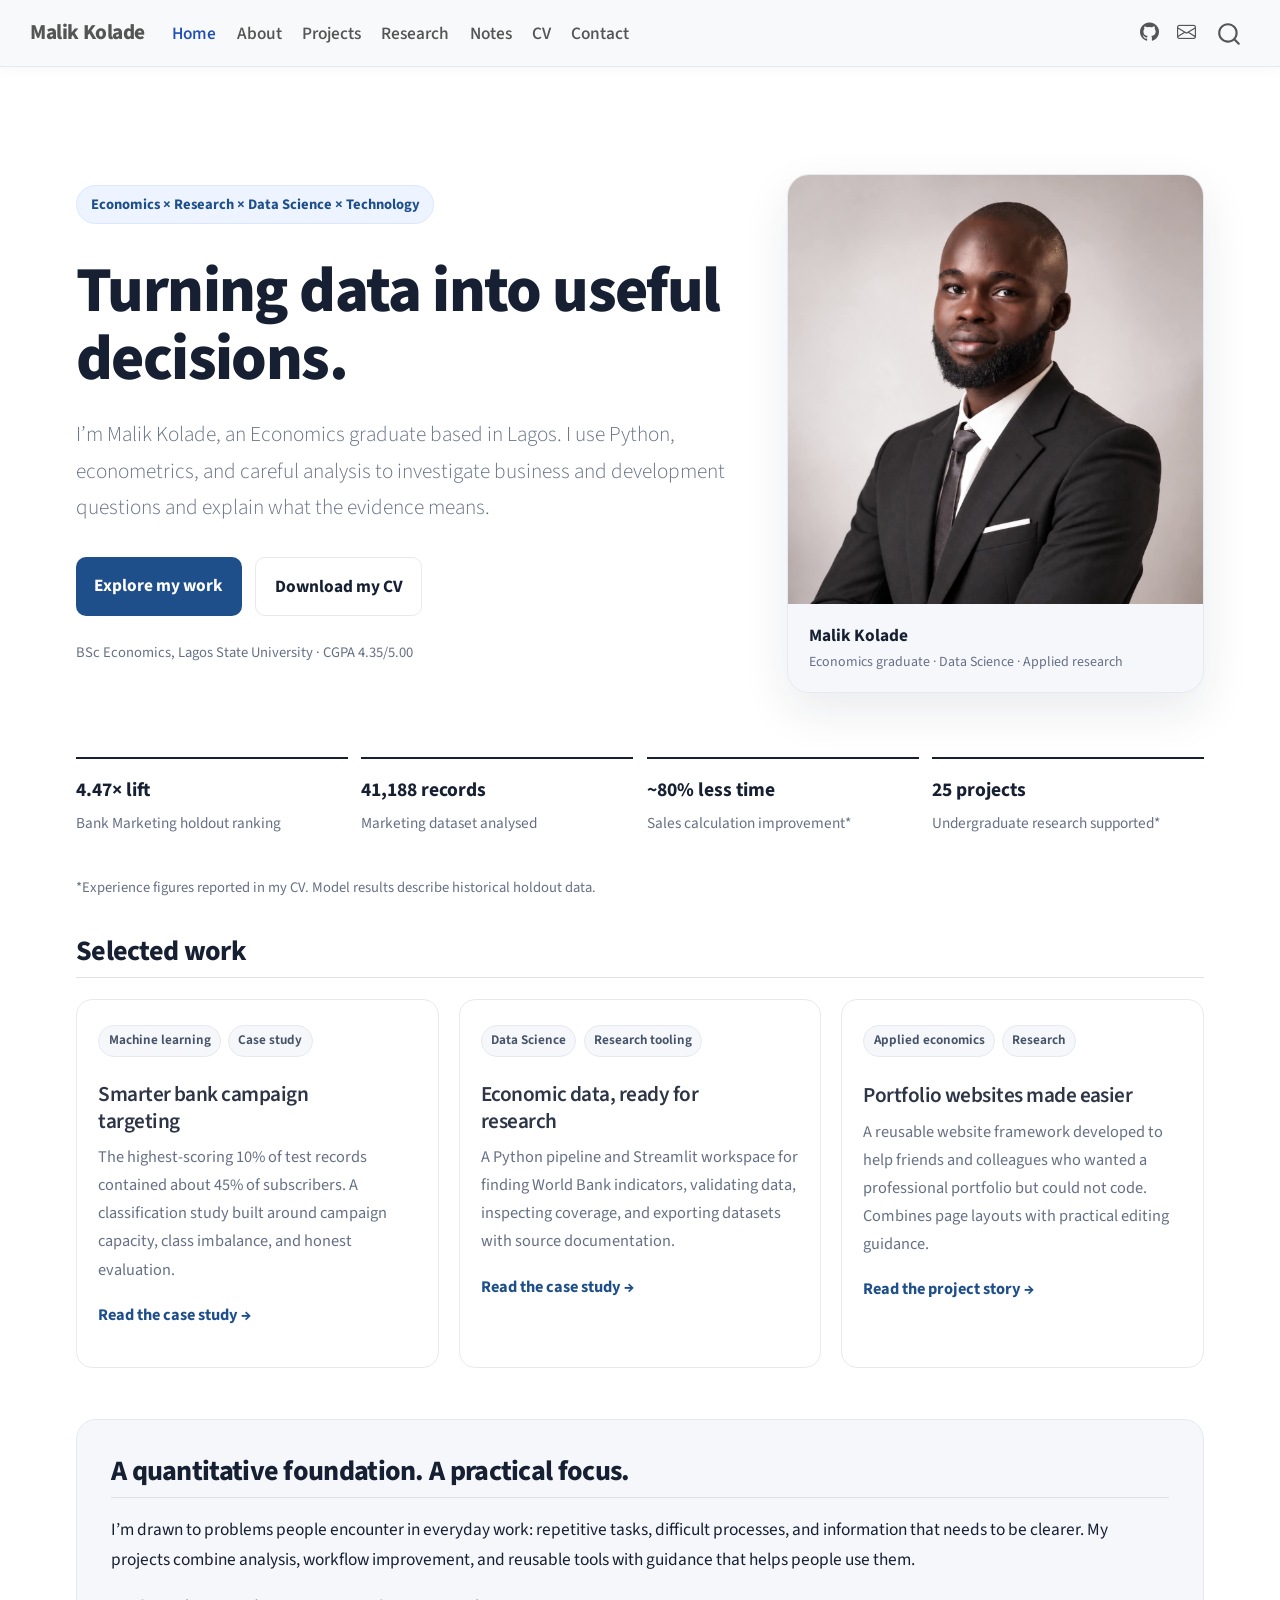
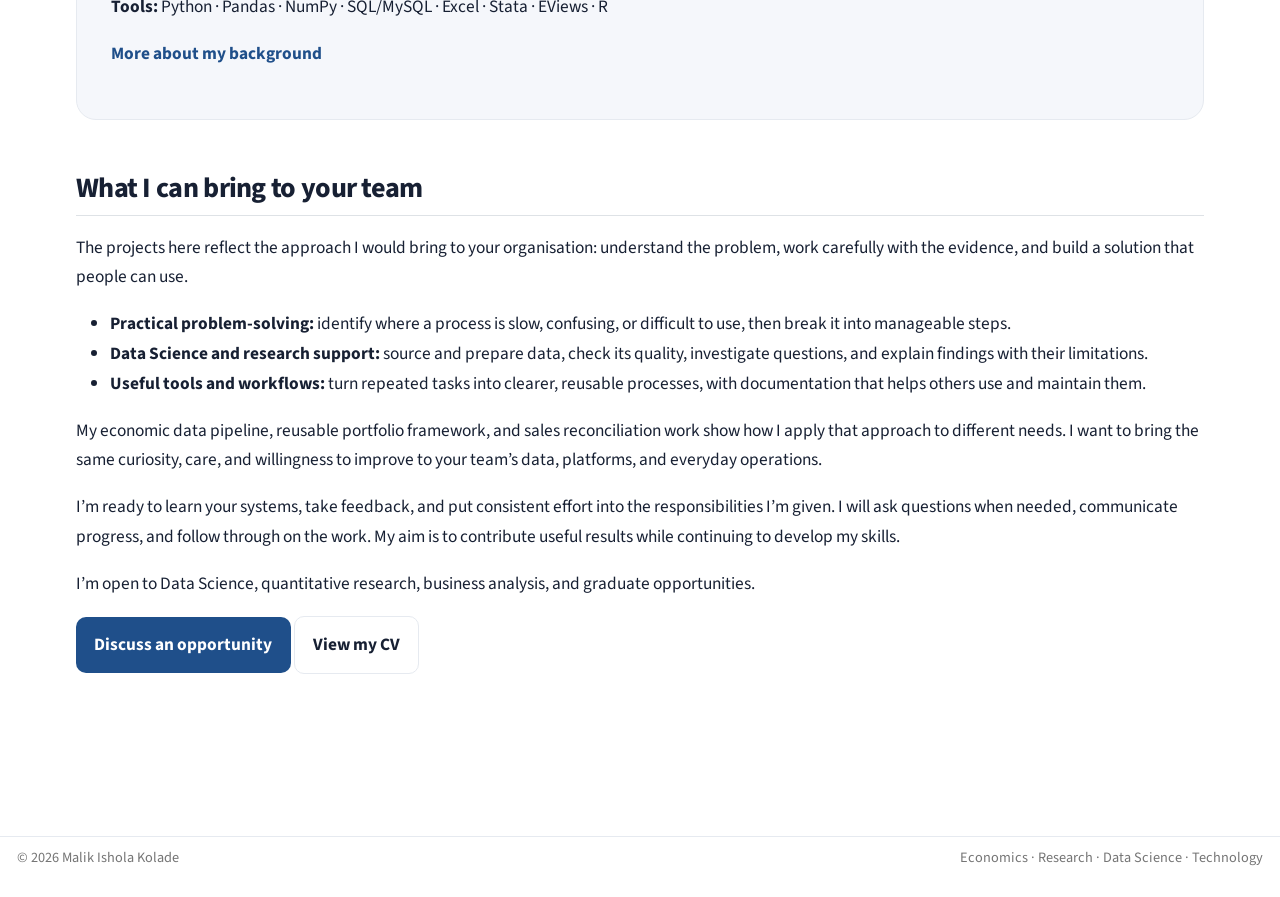
<file: index.html>
<!DOCTYPE html>
<html xmlns="http://www.w3.org/1999/xhtml" lang="en" xml:lang="en"><head>

<meta charset="utf-8">
<meta name="generator" content="quarto-1.10.18">

<meta name="viewport" content="width=device-width, initial-scale=1.0, user-scalable=yes">

<meta name="description" content="Economics graduate developing in Data Science, research, and technology to answer business and development questions.">

<title>Malik Kolade</title>
<style>
/* Default styles provided by pandoc.
** See https://pandoc.org/MANUAL.html#variables-for-html for config info.
*/
span.smallcaps{font-variant: small-caps;}
div.columns{display: flex; gap: 1.5em;}
div.column{flex: auto;}
@media screen {
div.columns{gap: min(4vw, 1.5em);}
div.column{overflow-x: auto;}
}
div.hanging-indent{margin-left: 1.5em; text-indent: -1.5em;}
ul.task-list{list-style: none;}
ul.task-list li input[type="checkbox"] {
  width: 0.8em;
  margin: 0 0.8em 0.2em -1em; /* quarto-specific, see https://github.com/quarto-dev/quarto-cli/issues/4556 */ 
  vertical-align: middle;
}
</style>


<script src="site_libs/quarto-nav/quarto-nav.js"></script>
<script src="site_libs/quarto-nav/headroom.min.js"></script>
<script src="site_libs/clipboard/clipboard.min.js"></script>
<script src="site_libs/quarto-search/autocomplete.umd.js"></script>
<script src="site_libs/quarto-search/fuse.min.js"></script>
<script src="site_libs/quarto-search/quarto-search.js"></script>
<meta name="quarto:offset" content="./">
<script src="site_libs/quarto-html/quarto.js" type="module"></script>
<script src="site_libs/quarto-html/tabsets/tabsets.js" type="module"></script>
<script src="site_libs/quarto-html/popper.min.js"></script>
<script src="site_libs/quarto-html/tippy.umd.min.js"></script>
<script src="site_libs/quarto-html/anchor.min.js"></script>
<link href="site_libs/quarto-html/tippy.css" rel="stylesheet">
<link href="site_libs/quarto-html/quarto-syntax-highlighting-64a204ab8560d761af7679ceaba22944.css" rel="stylesheet" id="quarto-text-highlighting-styles">
<script src="site_libs/bootstrap/bootstrap.min.js"></script>
<link href="site_libs/bootstrap/bootstrap-icons.css" rel="stylesheet">
<link href="site_libs/bootstrap/bootstrap-ea1971949f186b5d7ecce1fd3cf000e4.min.css" rel="stylesheet" append-hash="true" id="quarto-bootstrap" data-mode="light">
<script id="quarto-search-options" type="application/json">{
  "location": "navbar",
  "copy-button": false,
  "collapse-after": 3,
  "panel-placement": "end",
  "type": "overlay",
  "limit": 50,
  "keyboard-shortcut": [
    "f",
    "/",
    "s"
  ],
  "show-item-context": false,
  "language": {
    "search-no-results-text": "No results",
    "search-matching-documents-text": "matching documents",
    "search-copy-link-title": "Copy link to search",
    "search-hide-matches-text": "Hide additional matches",
    "search-more-match-text": "more match in this document",
    "search-more-matches-text": "more matches in this document",
    "search-clear-button-title": "Clear",
    "search-text-placeholder": "",
    "search-detached-cancel-button-title": "Cancel",
    "search-submit-button-title": "Submit",
    "search-label": "Search"
  }
}</script>
<style>html{ scroll-behavior: smooth; }</style>


<link rel="stylesheet" href="styles.css">
</head>

<body class="nav-fixed quarto-light">

<div id="quarto-search-results"></div>
  <header id="quarto-header" class="headroom fixed-top">
    <nav class="navbar navbar-expand-lg " data-bs-theme="dark">
      <div class="navbar-container container-fluid">
      <div class="navbar-brand-container mx-auto">
    <a class="navbar-brand" href="./index.html">
    <span class="navbar-title">Malik Kolade</span>
    </a>
  </div>
            <div id="quarto-search" class="" title="Search"></div>
          <button class="navbar-toggler" type="button" data-bs-toggle="collapse" data-bs-target="#navbarCollapse" aria-controls="navbarCollapse" role="menu" aria-expanded="false" aria-label="Toggle navigation" onclick="if (window.quartoToggleHeadroom) { window.quartoToggleHeadroom(); }">
  <span class="navbar-toggler-icon"></span>
</button>
          <div class="collapse navbar-collapse" id="navbarCollapse">
            <ul class="navbar-nav navbar-nav-scroll me-auto">
  <li class="nav-item">
    <a class="nav-link active" href="./index.html" aria-current="page"> 
<span class="menu-text">Home</span></a>
  </li>  
  <li class="nav-item">
    <a class="nav-link" href="./about.html"> 
<span class="menu-text">About</span></a>
  </li>  
  <li class="nav-item">
    <a class="nav-link" href="./projects.html"> 
<span class="menu-text">Projects</span></a>
  </li>  
  <li class="nav-item">
    <a class="nav-link" href="./research.html"> 
<span class="menu-text">Research</span></a>
  </li>  
  <li class="nav-item">
    <a class="nav-link" href="./articles.html"> 
<span class="menu-text">Notes</span></a>
  </li>  
  <li class="nav-item">
    <a class="nav-link" href="./cv.html"> 
<span class="menu-text">CV</span></a>
  </li>  
  <li class="nav-item">
    <a class="nav-link" href="./contact.html"> 
<span class="menu-text">Contact</span></a>
  </li>  
</ul>
            <ul class="navbar-nav navbar-nav-scroll ms-auto">
  <li class="nav-item compact">
    <a class="nav-link" href="https://github.com/Nicholasmile"> <i class="bi bi-github" role="img" aria-label="GitHub profile">
</i> 
<span class="menu-text"></span></a>
  </li>  
  <li class="nav-item compact">
    <a class="nav-link" href="mailto:theonlykolademalik@gmail.com"> <i class="bi bi-envelope" role="img" aria-label="Email Malik">
</i> 
<span class="menu-text"></span></a>
  </li>  
</ul>
          </div> <!-- /navcollapse -->
            <div class="quarto-navbar-tools">
</div>
      </div> <!-- /container-fluid -->
    </nav>
</header>
<!-- content -->
<div id="quarto-content" class="quarto-container page-columns page-rows-contents page-layout-full page-navbar">
<!-- sidebar -->
<!-- margin-sidebar -->
    
<!-- main -->
<main class="content column-page" id="quarto-document-content"><header id="title-block-header" class="quarto-title-block"></header>




<div class="hero">
<div class="hero-copy">
<p><span class="hero-kicker">Economics × Research × Data Science × Technology</span></p>
<section id="turning-data-into-useful-decisions." class="level1">
<h1>Turning data into useful decisions.</h1>
<p class="lead">
I’m Malik Kolade, an Economics graduate based in Lagos. I use Python, econometrics, and careful analysis to investigate business and development questions and explain what the evidence means.
</p>
<div class="actions">
<p><a href="./projects.html" class="btn-primary-custom">Explore my work</a> <a href="assets/Malik_Kolade_CV.pdf" class="btn-secondary-custom" download="Malik_Kolade_CV.pdf">Download my CV</a></p>
</div>
<p class="hero-footnote">
BSc Economics, Lagos State University · CGPA 4.35/5.00
</p>
</section>
</div>
<div class="portrait-panel">
<p><img src="assets/malik-ishola.jpg" class="profile-photo" alt="Malik Kolade wearing a black suit and tie" width="1234" height="1275" fetchpriority="high"></p>
<div class="portrait-caption">
Malik Kolade<span>Economics graduate · Data Science · Applied research</span>
</div>
</div>
</div>
<div class="stat-strip">
<div class="stat">
<p><strong>4.47× lift</strong> <span>Bank Marketing holdout ranking</span></p>
</div>
<div class="stat">
<p><strong>41,188 records</strong> <span>Marketing dataset analysed</span></p>
</div>
<div class="stat">
<p><strong>~80% less time</strong> <span>Sales calculation improvement*</span></p>
</div>
<div class="stat">
<p><strong>25 projects</strong> <span>Undergraduate research supported*</span></p>
</div>
</div>
<p class="metric-note">
*Experience figures reported in my CV. Model results describe historical holdout data.
</p>
<section id="selected-work" class="level2">
<h2 class="anchored" data-anchor-id="selected-work">Selected work</h2>
<div class="card-grid">
<div class="project-card">
<p><span class="tag">Machine learning</span> <span class="tag">Case study</span></p>
<section id="smarter-bank-campaign-targeting" class="level3">
<h3 class="anchored" data-anchor-id="smarter-bank-campaign-targeting">Smarter bank campaign targeting</h3>
<p>The highest-scoring 10% of test records contained about 45% of subscribers. A classification study built around campaign capacity, class imbalance, and honest evaluation.</p>
<p><a href="./projects/bank-marketing.html" class="project-link">Read the case study →</a></p>
</section>
</div>
<div class="project-card">
<p><span class="tag">Data Science</span> <span class="tag">Research tooling</span></p>
<section id="economic-data-ready-for-research" class="level3">
<h3 class="anchored" data-anchor-id="economic-data-ready-for-research">Economic data, ready for research</h3>
<p>A Python pipeline and Streamlit workspace for finding World Bank indicators, validating data, inspecting coverage, and exporting datasets with source documentation.</p>
<p><a href="./projects/economic-data-pipeline.html" class="project-link">Read the case study →</a></p>
</section>
</div>
<div class="project-card">
<p><span class="tag">Applied economics</span> <span class="tag">Research</span></p>
<section id="portfolio-websites-made-easier" class="level3">
<h3 class="anchored" data-anchor-id="portfolio-websites-made-easier">Portfolio websites made easier</h3>
<p>A reusable website framework developed to help friends and colleagues who wanted a professional portfolio but could not code. Combines page layouts with practical editing guidance.</p>
<p><a href="./projects/reusable-portfolio.html" class="project-link">Read the project story →</a></p>
</section>
</div>
</div>
</section>
<section id="a-quantitative-foundation.-a-practical-focus." class="level2 feature-band">
<h2 class="anchored" data-anchor-id="a-quantitative-foundation.-a-practical-focus.">A quantitative foundation. A practical focus.</h2>
<p>I’m drawn to problems people encounter in everyday work: repetitive tasks, difficult processes, and information that needs to be clearer. My projects combine analysis, workflow improvement, and reusable tools with guidance that helps people use them.</p>
<p><strong>Tools:</strong> Python · Pandas · NumPy · SQL/MySQL · Excel · Stata · EViews · R</p>
<p><a href="./about.html" class="project-link">More about my background</a></p>
</section>
<section id="what-i-can-bring-to-your-team" class="level2">
<h2 class="anchored" data-anchor-id="what-i-can-bring-to-your-team">What I can bring to your team</h2>
<p>The projects here reflect the approach I would bring to your organisation: understand the problem, work carefully with the evidence, and build a solution that people can use.</p>
<ul>
<li><strong>Practical problem-solving:</strong> identify where a process is slow, confusing, or difficult to use, then break it into manageable steps.</li>
<li><strong>Data Science and research support:</strong> source and prepare data, check its quality, investigate questions, and explain findings with their limitations.</li>
<li><strong>Useful tools and workflows:</strong> turn repeated tasks into clearer, reusable processes, with documentation that helps others use and maintain them.</li>
</ul>
<p>My economic data pipeline, reusable portfolio framework, and sales reconciliation work show how I apply that approach to different needs. I want to bring the same curiosity, care, and willingness to improve to your team’s data, platforms, and everyday operations.</p>
<p>I’m ready to learn your systems, take feedback, and put consistent effort into the responsibilities I’m given. I will ask questions when needed, communicate progress, and follow through on the work. My aim is to contribute useful results while continuing to develop my skills.</p>
<p>I’m open to Data Science, quantitative research, business analysis, and graduate opportunities.</p>
<p><a href="./contact.html" class="btn-primary-custom">Discuss an opportunity</a> <a href="./cv.html" class="btn-secondary-custom">View my CV</a></p>


</section>

<a onclick="window.scrollTo(0, 0); return false;" role="button" id="quarto-back-to-top"><i class="bi bi-arrow-up"></i> Back to top</a></main> <!-- /main -->
<script id="quarto-html-after-body" type="application/javascript">
  window.document.addEventListener("DOMContentLoaded", function (event) {
    const icon = "";
    const anchorJS = new window.AnchorJS();
    anchorJS.options = {
      placement: 'right',
      icon: icon
    };
    anchorJS.add('.anchored');
    const isCodeAnnotation = (el) => {
      for (const clz of el.classList) {
        if (clz.startsWith('code-annotation-')) {                     
          return true;
        }
      }
      return false;
    }
    const onCopySuccess = function(e) {
      // button target
      const button = e.trigger;
      // don't keep focus
      button.blur();
      // flash "checked"
      button.classList.add('code-copy-button-checked');
      var currentTitle = button.getAttribute("title");
      button.setAttribute("title", "Copied!");
      let tooltip;
      if (window.bootstrap) {
        button.setAttribute("data-bs-toggle", "tooltip");
        button.setAttribute("data-bs-placement", "left");
        button.setAttribute("data-bs-title", "Copied!");
        tooltip = new bootstrap.Tooltip(button, 
          { trigger: "manual", 
            customClass: "code-copy-button-tooltip",
            offset: [0, -8]});
        tooltip.show();    
      }
      setTimeout(function() {
        if (tooltip) {
          tooltip.hide();
          button.removeAttribute("data-bs-title");
          button.removeAttribute("data-bs-toggle");
          button.removeAttribute("data-bs-placement");
        }
        button.setAttribute("title", currentTitle);
        button.classList.remove('code-copy-button-checked');
      }, 1000);
      // clear code selection
      e.clearSelection();
    }
    const getTextToCopy = function(trigger) {
      const outerScaffold = trigger.parentElement.cloneNode(true);
      const codeEl = outerScaffold.querySelector('code');
      for (const childEl of codeEl.children) {
        if (isCodeAnnotation(childEl)) {
          childEl.remove();
        }
      }
      return codeEl.innerText;
    }
    const clipboard = new window.ClipboardJS('.code-copy-button:not([data-in-quarto-modal])', {
      text: getTextToCopy
    });
    clipboard.on('success', onCopySuccess);
    if (window.document.getElementById('quarto-embedded-source-code-modal')) {
      const clipboardModal = new window.ClipboardJS('.code-copy-button[data-in-quarto-modal]', {
        text: getTextToCopy,
        container: window.document.getElementById('quarto-embedded-source-code-modal')
      });
      clipboardModal.on('success', onCopySuccess);
    }
      var localhostRegex = new RegExp(/^(?:http|https):\/\/localhost\:?[0-9]*\//);
      var mailtoRegex = new RegExp(/^mailto:/);
        var filterRegex = new RegExp("https:\/\/nicholasmile\.github\.io\/malik_kolade\.github\.io\/");
      var isInternal = (href) => {
          return filterRegex.test(href) || localhostRegex.test(href) || mailtoRegex.test(href);
      }
      // Inspect non-navigation links and adorn them if external
     var links = window.document.querySelectorAll('a[href]:not(.nav-link):not(.navbar-brand):not(.toc-action):not(.sidebar-link):not(.sidebar-item-toggle):not(.pagination-link):not(.no-external):not([aria-hidden]):not(.dropdown-item):not(.quarto-navigation-tool):not(.about-link)');
      for (var i=0; i<links.length; i++) {
        const link = links[i];
        if (!isInternal(link.href)) {
          // undo the damage that might have been done by quarto-nav.js in the case of
          // links that we want to consider external
          if (link.dataset.originalHref !== undefined) {
            link.href = link.dataset.originalHref;
          }
            // target, if specified
            link.setAttribute("target", "_blank");
            if (link.getAttribute("rel") === null) {
              link.setAttribute("rel", "noopener");
            }
        }
      }
    function tippyHover(el, contentFn, onTriggerFn, onUntriggerFn) {
      const config = {
        allowHTML: true,
        maxWidth: 500,
        delay: 100,
        arrow: false,
        appendTo: function(el) {
            return el.parentElement;
        },
        interactive: true,
        interactiveBorder: 10,
        theme: 'quarto',
        placement: 'bottom-start',
      };
      if (contentFn) {
        config.content = contentFn;
      }
      if (onTriggerFn) {
        config.onTrigger = onTriggerFn;
      }
      if (onUntriggerFn) {
        config.onUntrigger = onUntriggerFn;
      }
      window.tippy(el, config); 
    }
    const noterefs = window.document.querySelectorAll('a[role="doc-noteref"]');
    for (var i=0; i<noterefs.length; i++) {
      const ref = noterefs[i];
      tippyHover(ref, function() {
        // use id or data attribute instead here
        let href = ref.getAttribute('data-footnote-href') || ref.getAttribute('href');
        try { href = new URL(href).hash; } catch {}
        const id = href.replace(/^#\/?/, "");
        const note = window.document.getElementById(id);
        if (note) {
          return note.innerHTML;
        } else {
          return "";
        }
      });
    }
    const xrefs = window.document.querySelectorAll('a.quarto-xref');
    const processXRef = (id, note) => {
      // Strip column container classes
      const stripColumnClz = (el) => {
        el.classList.remove("page-full", "page-columns");
        if (el.children) {
          for (const child of el.children) {
            stripColumnClz(child);
          }
        }
      }
      stripColumnClz(note)
      if (id === null || id.startsWith('sec-')) {
        // Special case sections, only their first couple elements
        const container = document.createElement("div");
        if (note.children && note.children.length > 2) {
          container.appendChild(note.children[0].cloneNode(true));
          for (let i = 1; i < note.children.length; i++) {
            const child = note.children[i];
            if (child.tagName === "P" && child.innerText === "") {
              continue;
            } else {
              container.appendChild(child.cloneNode(true));
              break;
            }
          }
          if (window.Quarto?.typesetMath) {
            window.Quarto.typesetMath(container);
          }
          return container.innerHTML
        } else {
          if (window.Quarto?.typesetMath) {
            window.Quarto.typesetMath(note);
          }
          return note.innerHTML;
        }
      } else {
        // Remove any anchor links if they are present
        const anchorLink = note.querySelector('a.anchorjs-link');
        if (anchorLink) {
          anchorLink.remove();
        }
        if (window.Quarto?.typesetMath) {
          window.Quarto.typesetMath(note);
        }
        if (note.classList.contains("callout")) {
          return note.outerHTML;
        } else {
          return note.innerHTML;
        }
      }
    }
    for (var i=0; i<xrefs.length; i++) {
      const xref = xrefs[i];
      tippyHover(xref, undefined, function(instance) {
        instance.disable();
        let url = xref.getAttribute('href');
        let hash = undefined; 
        if (url.startsWith('#')) {
          hash = url;
        } else {
          try { hash = new URL(url).hash; } catch {}
        }
        if (hash) {
          const id = hash.replace(/^#\/?/, "");
          const note = window.document.getElementById(id);
          if (note !== null) {
            try {
              const html = processXRef(id, note.cloneNode(true));
              instance.setContent(html);
            } finally {
              instance.enable();
              instance.show();
            }
          } else {
            // See if we can fetch this
            fetch(url.split('#')[0])
            .then(res => res.text())
            .then(html => {
              const parser = new DOMParser();
              const htmlDoc = parser.parseFromString(html, "text/html");
              const note = htmlDoc.getElementById(id);
              if (note !== null) {
                const html = processXRef(id, note);
                instance.setContent(html);
              } 
            }).finally(() => {
              instance.enable();
              instance.show();
            });
          }
        } else {
          // See if we can fetch a full url (with no hash to target)
          // This is a special case and we should probably do some content thinning / targeting
          fetch(url)
          .then(res => res.text())
          .then(html => {
            const parser = new DOMParser();
            const htmlDoc = parser.parseFromString(html, "text/html");
            const note = htmlDoc.querySelector('main.content');
            if (note !== null) {
              // This should only happen for chapter cross references
              // (since there is no id in the URL)
              // remove the first header
              if (note.children.length > 0 && note.children[0].tagName === "HEADER") {
                note.children[0].remove();
              }
              const html = processXRef(null, note);
              instance.setContent(html);
            } 
          }).finally(() => {
            instance.enable();
            instance.show();
          });
        }
      }, function(instance) {
      });
    }
        let selectedAnnoteEl;
        const selectorForAnnotation = ( cell, annotation) => {
          let cellAttr = 'data-code-cell="' + cell + '"';
          let lineAttr = 'data-code-annotation="' +  annotation + '"';
          const selector = 'span[' + cellAttr + '][' + lineAttr + ']';
          return selector;
        }
        const selectCodeLines = (annoteEl) => {
          const doc = window.document;
          const targetCell = annoteEl.getAttribute("data-target-cell");
          const targetAnnotation = annoteEl.getAttribute("data-target-annotation");
          const annoteSpan = window.document.querySelector(selectorForAnnotation(targetCell, targetAnnotation));
          const lines = annoteSpan.getAttribute("data-code-lines").split(",");
          const lineIds = lines.map((line) => {
            return targetCell + "-" + line;
          })
          let top = null;
          let height = null;
          let parent = null;
          if (lineIds.length > 0) {
              //compute the position of the single el (top and bottom and make a div)
              const el = window.document.getElementById(lineIds[0]);
              top = el.offsetTop;
              height = el.offsetHeight;
              parent = el.parentElement.parentElement;
            if (lineIds.length > 1) {
              const lastEl = window.document.getElementById(lineIds[lineIds.length - 1]);
              const bottom = lastEl.offsetTop + lastEl.offsetHeight;
              height = bottom - top;
            }
            if (top !== null && height !== null && parent !== null) {
              // cook up a div (if necessary) and position it 
              let div = window.document.getElementById("code-annotation-line-highlight");
              if (div === null) {
                div = window.document.createElement("div");
                div.setAttribute("id", "code-annotation-line-highlight");
                div.style.position = 'absolute';
                parent.appendChild(div);
              }
              div.style.top = top - 2 + "px";
              div.style.height = height + 4 + "px";
              div.style.left = 0;
              let gutterDiv = window.document.getElementById("code-annotation-line-highlight-gutter");
              if (gutterDiv === null) {
                gutterDiv = window.document.createElement("div");
                gutterDiv.setAttribute("id", "code-annotation-line-highlight-gutter");
                gutterDiv.style.position = 'absolute';
                const codeCell = window.document.getElementById(targetCell);
                const gutter = codeCell.querySelector('.code-annotation-gutter');
                gutter.appendChild(gutterDiv);
              }
              gutterDiv.style.top = top - 2 + "px";
              gutterDiv.style.height = height + 4 + "px";
            }
            selectedAnnoteEl = annoteEl;
          }
        };
        const unselectCodeLines = () => {
          const elementsIds = ["code-annotation-line-highlight", "code-annotation-line-highlight-gutter"];
          elementsIds.forEach((elId) => {
            const div = window.document.getElementById(elId);
            if (div) {
              div.remove();
            }
          });
          selectedAnnoteEl = undefined;
        };
          // Handle positioning of the toggle
      window.addEventListener(
        "resize",
        throttle(() => {
          elRect = undefined;
          if (selectedAnnoteEl) {
            selectCodeLines(selectedAnnoteEl);
          }
        }, 10)
      );
      function throttle(fn, ms) {
      let throttle = false;
      let timer;
        return (...args) => {
          if(!throttle) { // first call gets through
              fn.apply(this, args);
              throttle = true;
          } else { // all the others get throttled
              if(timer) clearTimeout(timer); // cancel #2
              timer = setTimeout(() => {
                fn.apply(this, args);
                timer = throttle = false;
              }, ms);
          }
        };
      }
        // Attach click handler to the DT
        const annoteDls = window.document.querySelectorAll('dt[data-target-cell]');
        for (const annoteDlNode of annoteDls) {
          annoteDlNode.addEventListener('click', (event) => {
            const clickedEl = event.target;
            if (clickedEl !== selectedAnnoteEl) {
              unselectCodeLines();
              const activeEl = window.document.querySelector('dt[data-target-cell].code-annotation-active');
              if (activeEl) {
                activeEl.classList.remove('code-annotation-active');
              }
              selectCodeLines(clickedEl);
              clickedEl.classList.add('code-annotation-active');
            } else {
              // Unselect the line
              unselectCodeLines();
              clickedEl.classList.remove('code-annotation-active');
            }
          });
        }
    const findCites = (el) => {
      const parentEl = el.parentElement;
      if (parentEl) {
        const cites = parentEl.dataset.cites;
        if (cites) {
          return {
            el,
            cites: cites.split(' ')
          };
        } else {
          return findCites(el.parentElement)
        }
      } else {
        return undefined;
      }
    };
    var bibliorefs = window.document.querySelectorAll('a[role="doc-biblioref"]');
    for (var i=0; i<bibliorefs.length; i++) {
      const ref = bibliorefs[i];
      const citeInfo = findCites(ref);
      if (citeInfo) {
        tippyHover(citeInfo.el, function() {
          var popup = window.document.createElement('div');
          citeInfo.cites.forEach(function(cite) {
            var citeDiv = window.document.createElement('div');
            citeDiv.classList.add('hanging-indent');
            citeDiv.classList.add('csl-entry');
            var biblioDiv = window.document.getElementById('ref-' + cite);
            if (biblioDiv) {
              citeDiv.innerHTML = biblioDiv.innerHTML;
            }
            popup.appendChild(citeDiv);
          });
          return popup.innerHTML;
        });
      }
    }
  });
  </script>
</div> <!-- /content -->
<footer class="footer">
  <div class="nav-footer">
    <div class="nav-footer-left">
<p>© 2026 Malik Ishola Kolade</p>
</div>   
    <div class="nav-footer-center">
      &nbsp;
    </div>
    <div class="nav-footer-right">
<p>Economics · Research · Data Science · Technology</p>
</div>
  </div>
</footer>




<script src="site_libs/quarto-html/zenscroll-min.js"></script>
</body></html>
</file>
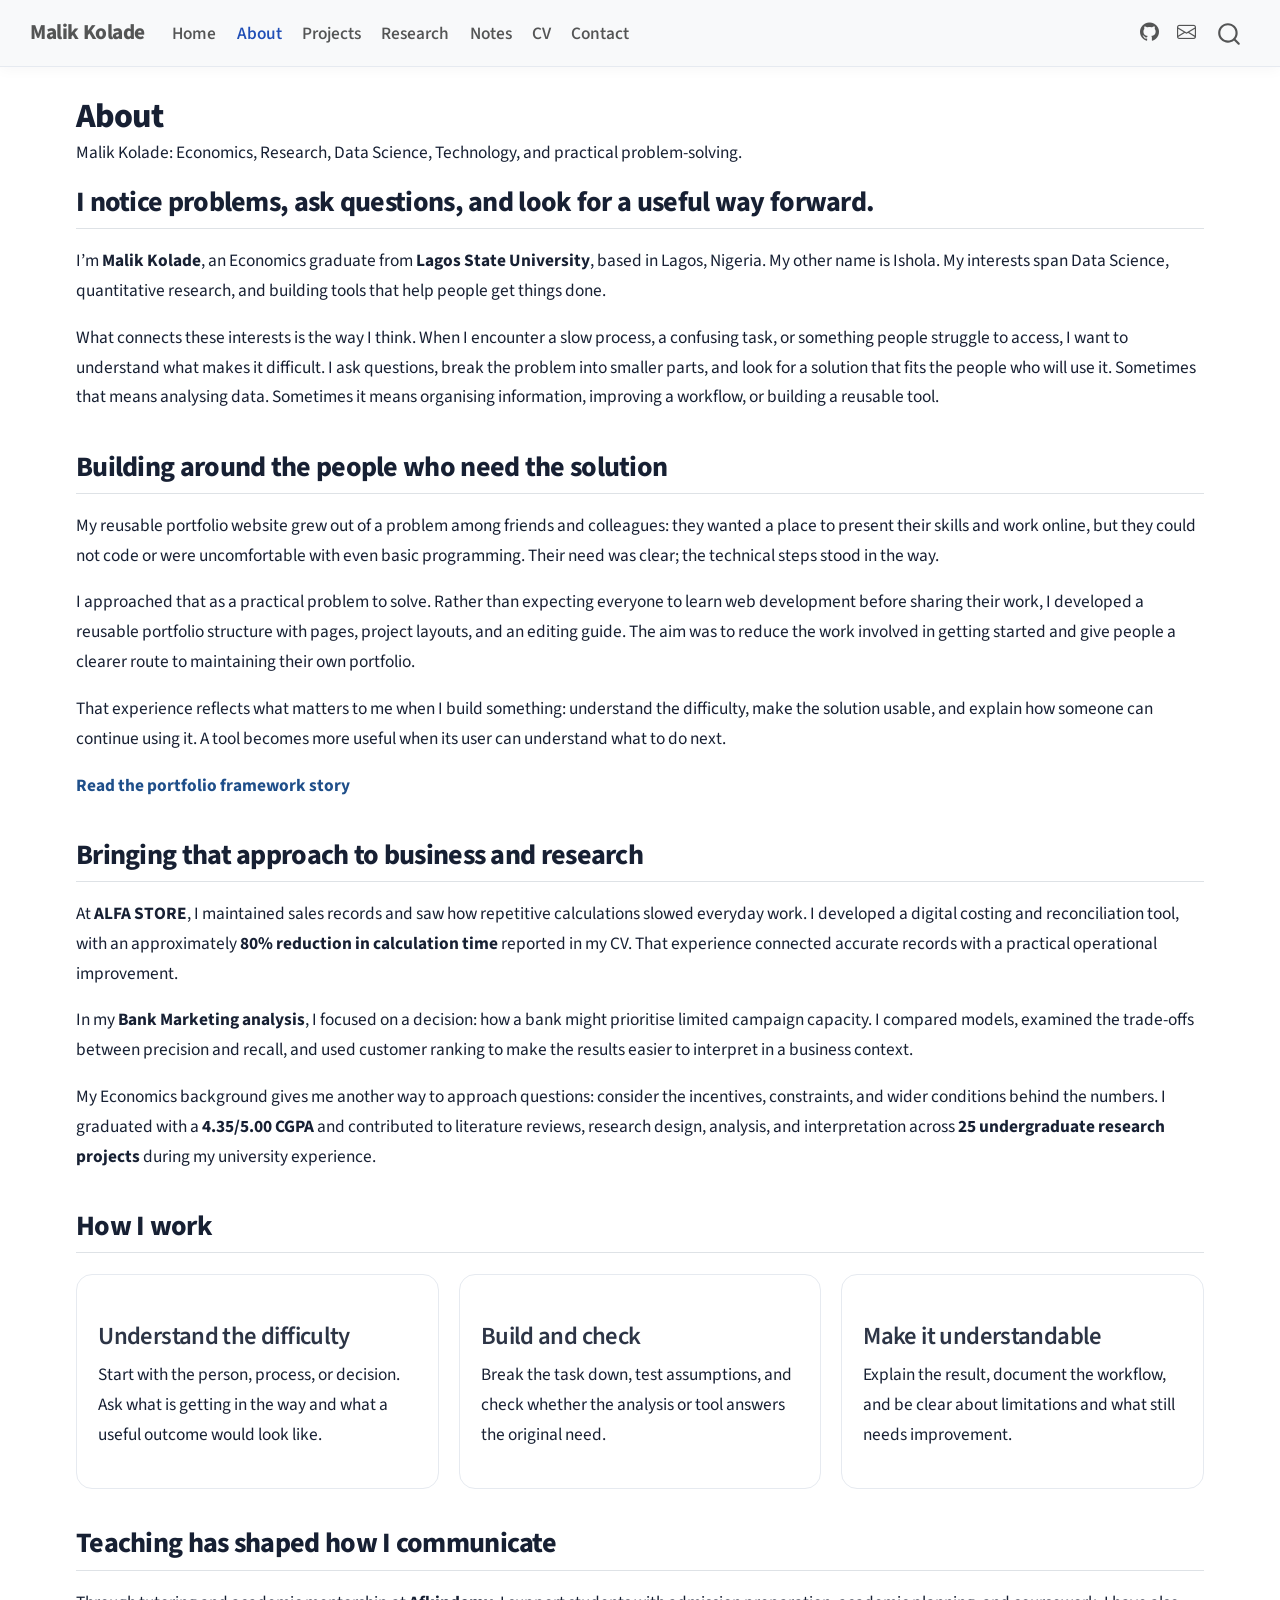
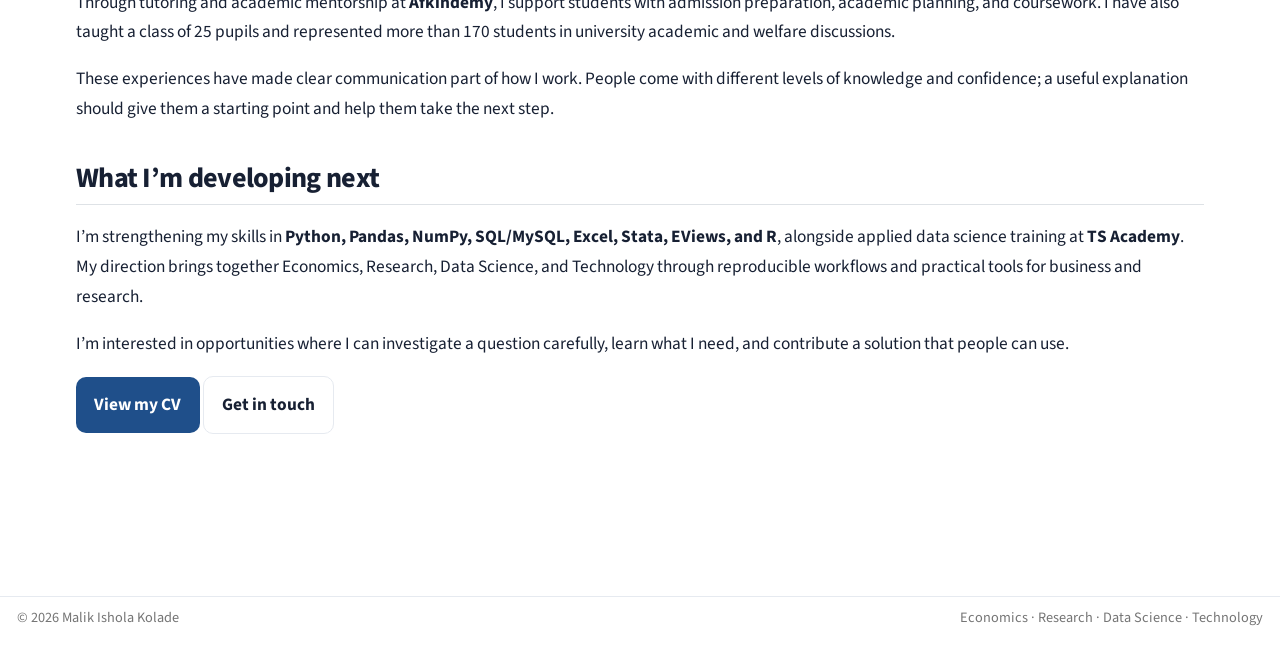
<file: about.html>
<!DOCTYPE html>
<html xmlns="http://www.w3.org/1999/xhtml" lang="en" xml:lang="en"><head>

<meta charset="utf-8">
<meta name="generator" content="quarto-1.10.18">

<meta name="viewport" content="width=device-width, initial-scale=1.0, user-scalable=yes">

<meta name="description" content="Malik Kolade: Economics, Research, Data Science, Technology, and practical problem-solving.">

<title>About – Malik Kolade</title>
<style>
/* Default styles provided by pandoc.
** See https://pandoc.org/MANUAL.html#variables-for-html for config info.
*/
span.smallcaps{font-variant: small-caps;}
div.columns{display: flex; gap: 1.5em;}
div.column{flex: auto;}
@media screen {
div.columns{gap: min(4vw, 1.5em);}
div.column{overflow-x: auto;}
}
div.hanging-indent{margin-left: 1.5em; text-indent: -1.5em;}
ul.task-list{list-style: none;}
ul.task-list li input[type="checkbox"] {
  width: 0.8em;
  margin: 0 0.8em 0.2em -1em; /* quarto-specific, see https://github.com/quarto-dev/quarto-cli/issues/4556 */ 
  vertical-align: middle;
}
</style>


<script src="site_libs/quarto-nav/quarto-nav.js"></script>
<script src="site_libs/quarto-nav/headroom.min.js"></script>
<script src="site_libs/clipboard/clipboard.min.js"></script>
<script src="site_libs/quarto-search/autocomplete.umd.js"></script>
<script src="site_libs/quarto-search/fuse.min.js"></script>
<script src="site_libs/quarto-search/quarto-search.js"></script>
<meta name="quarto:offset" content="./">
<script src="site_libs/quarto-html/quarto.js" type="module"></script>
<script src="site_libs/quarto-html/tabsets/tabsets.js" type="module"></script>
<script src="site_libs/quarto-html/popper.min.js"></script>
<script src="site_libs/quarto-html/tippy.umd.min.js"></script>
<script src="site_libs/quarto-html/anchor.min.js"></script>
<link href="site_libs/quarto-html/tippy.css" rel="stylesheet">
<link href="site_libs/quarto-html/quarto-syntax-highlighting-64a204ab8560d761af7679ceaba22944.css" rel="stylesheet" id="quarto-text-highlighting-styles">
<script src="site_libs/bootstrap/bootstrap.min.js"></script>
<link href="site_libs/bootstrap/bootstrap-icons.css" rel="stylesheet">
<link href="site_libs/bootstrap/bootstrap-ea1971949f186b5d7ecce1fd3cf000e4.min.css" rel="stylesheet" append-hash="true" id="quarto-bootstrap" data-mode="light">
<script id="quarto-search-options" type="application/json">{
  "location": "navbar",
  "copy-button": false,
  "collapse-after": 3,
  "panel-placement": "end",
  "type": "overlay",
  "limit": 50,
  "keyboard-shortcut": [
    "f",
    "/",
    "s"
  ],
  "show-item-context": false,
  "language": {
    "search-no-results-text": "No results",
    "search-matching-documents-text": "matching documents",
    "search-copy-link-title": "Copy link to search",
    "search-hide-matches-text": "Hide additional matches",
    "search-more-match-text": "more match in this document",
    "search-more-matches-text": "more matches in this document",
    "search-clear-button-title": "Clear",
    "search-text-placeholder": "",
    "search-detached-cancel-button-title": "Cancel",
    "search-submit-button-title": "Submit",
    "search-label": "Search"
  }
}</script>
<style>html{ scroll-behavior: smooth; }</style>


<link rel="stylesheet" href="styles.css">
</head>

<body class="nav-fixed quarto-light">

<div id="quarto-search-results"></div>
  <header id="quarto-header" class="headroom fixed-top">
    <nav class="navbar navbar-expand-lg " data-bs-theme="dark">
      <div class="navbar-container container-fluid">
      <div class="navbar-brand-container mx-auto">
    <a class="navbar-brand" href="./index.html">
    <span class="navbar-title">Malik Kolade</span>
    </a>
  </div>
            <div id="quarto-search" class="" title="Search"></div>
          <button class="navbar-toggler" type="button" data-bs-toggle="collapse" data-bs-target="#navbarCollapse" aria-controls="navbarCollapse" role="menu" aria-expanded="false" aria-label="Toggle navigation" onclick="if (window.quartoToggleHeadroom) { window.quartoToggleHeadroom(); }">
  <span class="navbar-toggler-icon"></span>
</button>
          <div class="collapse navbar-collapse" id="navbarCollapse">
            <ul class="navbar-nav navbar-nav-scroll me-auto">
  <li class="nav-item">
    <a class="nav-link" href="./index.html"> 
<span class="menu-text">Home</span></a>
  </li>  
  <li class="nav-item">
    <a class="nav-link active" href="./about.html" aria-current="page"> 
<span class="menu-text">About</span></a>
  </li>  
  <li class="nav-item">
    <a class="nav-link" href="./projects.html"> 
<span class="menu-text">Projects</span></a>
  </li>  
  <li class="nav-item">
    <a class="nav-link" href="./research.html"> 
<span class="menu-text">Research</span></a>
  </li>  
  <li class="nav-item">
    <a class="nav-link" href="./articles.html"> 
<span class="menu-text">Notes</span></a>
  </li>  
  <li class="nav-item">
    <a class="nav-link" href="./cv.html"> 
<span class="menu-text">CV</span></a>
  </li>  
  <li class="nav-item">
    <a class="nav-link" href="./contact.html"> 
<span class="menu-text">Contact</span></a>
  </li>  
</ul>
            <ul class="navbar-nav navbar-nav-scroll ms-auto">
  <li class="nav-item compact">
    <a class="nav-link" href="https://github.com/Nicholasmile"> <i class="bi bi-github" role="img" aria-label="GitHub profile">
</i> 
<span class="menu-text"></span></a>
  </li>  
  <li class="nav-item compact">
    <a class="nav-link" href="mailto:theonlykolademalik@gmail.com"> <i class="bi bi-envelope" role="img" aria-label="Email Malik">
</i> 
<span class="menu-text"></span></a>
  </li>  
</ul>
          </div> <!-- /navcollapse -->
            <div class="quarto-navbar-tools">
</div>
      </div> <!-- /container-fluid -->
    </nav>
</header>
<!-- content -->
<div id="quarto-content" class="quarto-container page-columns page-rows-contents page-layout-full page-navbar">
<!-- sidebar -->
<!-- margin-sidebar -->
    
<!-- main -->
<main class="content column-page" id="quarto-document-content">

<header id="title-block-header" class="quarto-title-block default">
<div class="quarto-title">
<h1 class="title">About</h1>
</div>

<div>
  <div class="description">
    Malik Kolade: Economics, Research, Data Science, Technology, and practical problem-solving.
  </div>
</div>


<div class="quarto-title-meta column-page">

    
  
    
  </div>
  


</header>


<section id="i-notice-problems-ask-questions-and-look-for-a-useful-way-forward." class="level2">
<h2 class="anchored" data-anchor-id="i-notice-problems-ask-questions-and-look-for-a-useful-way-forward.">I notice problems, ask questions, and look for a useful way forward.</h2>
<p>I’m <strong>Malik Kolade</strong>, an Economics graduate from <strong>Lagos State University</strong>, based in Lagos, Nigeria. My other name is Ishola. My interests span Data Science, quantitative research, and building tools that help people get things done.</p>
<p>What connects these interests is the way I think. When I encounter a slow process, a confusing task, or something people struggle to access, I want to understand what makes it difficult. I ask questions, break the problem into smaller parts, and look for a solution that fits the people who will use it. Sometimes that means analysing data. Sometimes it means organising information, improving a workflow, or building a reusable tool.</p>
</section>
<section id="building-around-the-people-who-need-the-solution" class="level2">
<h2 class="anchored" data-anchor-id="building-around-the-people-who-need-the-solution">Building around the people who need the solution</h2>
<p>My reusable portfolio website grew out of a problem among friends and colleagues: they wanted a place to present their skills and work online, but they could not code or were uncomfortable with even basic programming. Their need was clear; the technical steps stood in the way.</p>
<p>I approached that as a practical problem to solve. Rather than expecting everyone to learn web development before sharing their work, I developed a reusable portfolio structure with pages, project layouts, and an editing guide. The aim was to reduce the work involved in getting started and give people a clearer route to maintaining their own portfolio.</p>
<p>That experience reflects what matters to me when I build something: understand the difficulty, make the solution usable, and explain how someone can continue using it. A tool becomes more useful when its user can understand what to do next.</p>
<p><a href="./projects/reusable-portfolio.html" class="project-link">Read the portfolio framework story</a></p>
</section>
<section id="bringing-that-approach-to-business-and-research" class="level2">
<h2 class="anchored" data-anchor-id="bringing-that-approach-to-business-and-research">Bringing that approach to business and research</h2>
<p>At <strong>ALFA STORE</strong>, I maintained sales records and saw how repetitive calculations slowed everyday work. I developed a digital costing and reconciliation tool, with an approximately <strong>80% reduction in calculation time</strong> reported in my CV. That experience connected accurate records with a practical operational improvement.</p>
<p>In my <strong>Bank Marketing analysis</strong>, I focused on a decision: how a bank might prioritise limited campaign capacity. I compared models, examined the trade-offs between precision and recall, and used customer ranking to make the results easier to interpret in a business context.</p>
<p>My Economics background gives me another way to approach questions: consider the incentives, constraints, and wider conditions behind the numbers. I graduated with a <strong>4.35/5.00 CGPA</strong> and contributed to literature reviews, research design, analysis, and interpretation across <strong>25 undergraduate research projects</strong> during my university experience.</p>
</section>
<section id="how-i-work" class="level2">
<h2 class="anchored" data-anchor-id="how-i-work">How I work</h2>
<div class="card-grid">
<section id="understand-the-difficulty" class="level3 info-card">
<h3 class="anchored" data-anchor-id="understand-the-difficulty">Understand the difficulty</h3>
<p>Start with the person, process, or decision. Ask what is getting in the way and what a useful outcome would look like.</p>
</section>
<section id="build-and-check" class="level3 info-card">
<h3 class="anchored" data-anchor-id="build-and-check">Build and check</h3>
<p>Break the task down, test assumptions, and check whether the analysis or tool answers the original need.</p>
</section>
<section id="make-it-understandable" class="level3 info-card">
<h3 class="anchored" data-anchor-id="make-it-understandable">Make it understandable</h3>
<p>Explain the result, document the workflow, and be clear about limitations and what still needs improvement.</p>
</section>
</div>
</section>
<section id="teaching-has-shaped-how-i-communicate" class="level2">
<h2 class="anchored" data-anchor-id="teaching-has-shaped-how-i-communicate">Teaching has shaped how I communicate</h2>
<p>Through tutoring and academic mentorship at <strong>Afkindemy</strong>, I support students with admission preparation, academic planning, and coursework. I have also taught a class of 25 pupils and represented more than 170 students in university academic and welfare discussions.</p>
<p>These experiences have made clear communication part of how I work. People come with different levels of knowledge and confidence; a useful explanation should give them a starting point and help them take the next step.</p>
</section>
<section id="what-im-developing-next" class="level2">
<h2 class="anchored" data-anchor-id="what-im-developing-next">What I’m developing next</h2>
<p>I’m strengthening my skills in <strong>Python, Pandas, NumPy, SQL/MySQL, Excel, Stata, EViews, and R</strong>, alongside applied data science training at <strong>TS Academy</strong>. My direction brings together Economics, Research, Data Science, and Technology through reproducible workflows and practical tools for business and research.</p>
<p>I’m interested in opportunities where I can investigate a question carefully, learn what I need, and contribute a solution that people can use.</p>
<p><a href="./cv.html" class="btn-primary-custom">View my CV</a> <a href="./contact.html" class="btn-secondary-custom">Get in touch</a></p>


</section>

<a onclick="window.scrollTo(0, 0); return false;" role="button" id="quarto-back-to-top"><i class="bi bi-arrow-up"></i> Back to top</a></main> <!-- /main -->
<script id="quarto-html-after-body" type="application/javascript">
  window.document.addEventListener("DOMContentLoaded", function (event) {
    const icon = "";
    const anchorJS = new window.AnchorJS();
    anchorJS.options = {
      placement: 'right',
      icon: icon
    };
    anchorJS.add('.anchored');
    const isCodeAnnotation = (el) => {
      for (const clz of el.classList) {
        if (clz.startsWith('code-annotation-')) {                     
          return true;
        }
      }
      return false;
    }
    const onCopySuccess = function(e) {
      // button target
      const button = e.trigger;
      // don't keep focus
      button.blur();
      // flash "checked"
      button.classList.add('code-copy-button-checked');
      var currentTitle = button.getAttribute("title");
      button.setAttribute("title", "Copied!");
      let tooltip;
      if (window.bootstrap) {
        button.setAttribute("data-bs-toggle", "tooltip");
        button.setAttribute("data-bs-placement", "left");
        button.setAttribute("data-bs-title", "Copied!");
        tooltip = new bootstrap.Tooltip(button, 
          { trigger: "manual", 
            customClass: "code-copy-button-tooltip",
            offset: [0, -8]});
        tooltip.show();    
      }
      setTimeout(function() {
        if (tooltip) {
          tooltip.hide();
          button.removeAttribute("data-bs-title");
          button.removeAttribute("data-bs-toggle");
          button.removeAttribute("data-bs-placement");
        }
        button.setAttribute("title", currentTitle);
        button.classList.remove('code-copy-button-checked');
      }, 1000);
      // clear code selection
      e.clearSelection();
    }
    const getTextToCopy = function(trigger) {
      const outerScaffold = trigger.parentElement.cloneNode(true);
      const codeEl = outerScaffold.querySelector('code');
      for (const childEl of codeEl.children) {
        if (isCodeAnnotation(childEl)) {
          childEl.remove();
        }
      }
      return codeEl.innerText;
    }
    const clipboard = new window.ClipboardJS('.code-copy-button:not([data-in-quarto-modal])', {
      text: getTextToCopy
    });
    clipboard.on('success', onCopySuccess);
    if (window.document.getElementById('quarto-embedded-source-code-modal')) {
      const clipboardModal = new window.ClipboardJS('.code-copy-button[data-in-quarto-modal]', {
        text: getTextToCopy,
        container: window.document.getElementById('quarto-embedded-source-code-modal')
      });
      clipboardModal.on('success', onCopySuccess);
    }
      var localhostRegex = new RegExp(/^(?:http|https):\/\/localhost\:?[0-9]*\//);
      var mailtoRegex = new RegExp(/^mailto:/);
        var filterRegex = new RegExp("https:\/\/nicholasmile\.github\.io\/malik_kolade\.github\.io\/");
      var isInternal = (href) => {
          return filterRegex.test(href) || localhostRegex.test(href) || mailtoRegex.test(href);
      }
      // Inspect non-navigation links and adorn them if external
     var links = window.document.querySelectorAll('a[href]:not(.nav-link):not(.navbar-brand):not(.toc-action):not(.sidebar-link):not(.sidebar-item-toggle):not(.pagination-link):not(.no-external):not([aria-hidden]):not(.dropdown-item):not(.quarto-navigation-tool):not(.about-link)');
      for (var i=0; i<links.length; i++) {
        const link = links[i];
        if (!isInternal(link.href)) {
          // undo the damage that might have been done by quarto-nav.js in the case of
          // links that we want to consider external
          if (link.dataset.originalHref !== undefined) {
            link.href = link.dataset.originalHref;
          }
            // target, if specified
            link.setAttribute("target", "_blank");
            if (link.getAttribute("rel") === null) {
              link.setAttribute("rel", "noopener");
            }
        }
      }
    function tippyHover(el, contentFn, onTriggerFn, onUntriggerFn) {
      const config = {
        allowHTML: true,
        maxWidth: 500,
        delay: 100,
        arrow: false,
        appendTo: function(el) {
            return el.parentElement;
        },
        interactive: true,
        interactiveBorder: 10,
        theme: 'quarto',
        placement: 'bottom-start',
      };
      if (contentFn) {
        config.content = contentFn;
      }
      if (onTriggerFn) {
        config.onTrigger = onTriggerFn;
      }
      if (onUntriggerFn) {
        config.onUntrigger = onUntriggerFn;
      }
      window.tippy(el, config); 
    }
    const noterefs = window.document.querySelectorAll('a[role="doc-noteref"]');
    for (var i=0; i<noterefs.length; i++) {
      const ref = noterefs[i];
      tippyHover(ref, function() {
        // use id or data attribute instead here
        let href = ref.getAttribute('data-footnote-href') || ref.getAttribute('href');
        try { href = new URL(href).hash; } catch {}
        const id = href.replace(/^#\/?/, "");
        const note = window.document.getElementById(id);
        if (note) {
          return note.innerHTML;
        } else {
          return "";
        }
      });
    }
    const xrefs = window.document.querySelectorAll('a.quarto-xref');
    const processXRef = (id, note) => {
      // Strip column container classes
      const stripColumnClz = (el) => {
        el.classList.remove("page-full", "page-columns");
        if (el.children) {
          for (const child of el.children) {
            stripColumnClz(child);
          }
        }
      }
      stripColumnClz(note)
      if (id === null || id.startsWith('sec-')) {
        // Special case sections, only their first couple elements
        const container = document.createElement("div");
        if (note.children && note.children.length > 2) {
          container.appendChild(note.children[0].cloneNode(true));
          for (let i = 1; i < note.children.length; i++) {
            const child = note.children[i];
            if (child.tagName === "P" && child.innerText === "") {
              continue;
            } else {
              container.appendChild(child.cloneNode(true));
              break;
            }
          }
          if (window.Quarto?.typesetMath) {
            window.Quarto.typesetMath(container);
          }
          return container.innerHTML
        } else {
          if (window.Quarto?.typesetMath) {
            window.Quarto.typesetMath(note);
          }
          return note.innerHTML;
        }
      } else {
        // Remove any anchor links if they are present
        const anchorLink = note.querySelector('a.anchorjs-link');
        if (anchorLink) {
          anchorLink.remove();
        }
        if (window.Quarto?.typesetMath) {
          window.Quarto.typesetMath(note);
        }
        if (note.classList.contains("callout")) {
          return note.outerHTML;
        } else {
          return note.innerHTML;
        }
      }
    }
    for (var i=0; i<xrefs.length; i++) {
      const xref = xrefs[i];
      tippyHover(xref, undefined, function(instance) {
        instance.disable();
        let url = xref.getAttribute('href');
        let hash = undefined; 
        if (url.startsWith('#')) {
          hash = url;
        } else {
          try { hash = new URL(url).hash; } catch {}
        }
        if (hash) {
          const id = hash.replace(/^#\/?/, "");
          const note = window.document.getElementById(id);
          if (note !== null) {
            try {
              const html = processXRef(id, note.cloneNode(true));
              instance.setContent(html);
            } finally {
              instance.enable();
              instance.show();
            }
          } else {
            // See if we can fetch this
            fetch(url.split('#')[0])
            .then(res => res.text())
            .then(html => {
              const parser = new DOMParser();
              const htmlDoc = parser.parseFromString(html, "text/html");
              const note = htmlDoc.getElementById(id);
              if (note !== null) {
                const html = processXRef(id, note);
                instance.setContent(html);
              } 
            }).finally(() => {
              instance.enable();
              instance.show();
            });
          }
        } else {
          // See if we can fetch a full url (with no hash to target)
          // This is a special case and we should probably do some content thinning / targeting
          fetch(url)
          .then(res => res.text())
          .then(html => {
            const parser = new DOMParser();
            const htmlDoc = parser.parseFromString(html, "text/html");
            const note = htmlDoc.querySelector('main.content');
            if (note !== null) {
              // This should only happen for chapter cross references
              // (since there is no id in the URL)
              // remove the first header
              if (note.children.length > 0 && note.children[0].tagName === "HEADER") {
                note.children[0].remove();
              }
              const html = processXRef(null, note);
              instance.setContent(html);
            } 
          }).finally(() => {
            instance.enable();
            instance.show();
          });
        }
      }, function(instance) {
      });
    }
        let selectedAnnoteEl;
        const selectorForAnnotation = ( cell, annotation) => {
          let cellAttr = 'data-code-cell="' + cell + '"';
          let lineAttr = 'data-code-annotation="' +  annotation + '"';
          const selector = 'span[' + cellAttr + '][' + lineAttr + ']';
          return selector;
        }
        const selectCodeLines = (annoteEl) => {
          const doc = window.document;
          const targetCell = annoteEl.getAttribute("data-target-cell");
          const targetAnnotation = annoteEl.getAttribute("data-target-annotation");
          const annoteSpan = window.document.querySelector(selectorForAnnotation(targetCell, targetAnnotation));
          const lines = annoteSpan.getAttribute("data-code-lines").split(",");
          const lineIds = lines.map((line) => {
            return targetCell + "-" + line;
          })
          let top = null;
          let height = null;
          let parent = null;
          if (lineIds.length > 0) {
              //compute the position of the single el (top and bottom and make a div)
              const el = window.document.getElementById(lineIds[0]);
              top = el.offsetTop;
              height = el.offsetHeight;
              parent = el.parentElement.parentElement;
            if (lineIds.length > 1) {
              const lastEl = window.document.getElementById(lineIds[lineIds.length - 1]);
              const bottom = lastEl.offsetTop + lastEl.offsetHeight;
              height = bottom - top;
            }
            if (top !== null && height !== null && parent !== null) {
              // cook up a div (if necessary) and position it 
              let div = window.document.getElementById("code-annotation-line-highlight");
              if (div === null) {
                div = window.document.createElement("div");
                div.setAttribute("id", "code-annotation-line-highlight");
                div.style.position = 'absolute';
                parent.appendChild(div);
              }
              div.style.top = top - 2 + "px";
              div.style.height = height + 4 + "px";
              div.style.left = 0;
              let gutterDiv = window.document.getElementById("code-annotation-line-highlight-gutter");
              if (gutterDiv === null) {
                gutterDiv = window.document.createElement("div");
                gutterDiv.setAttribute("id", "code-annotation-line-highlight-gutter");
                gutterDiv.style.position = 'absolute';
                const codeCell = window.document.getElementById(targetCell);
                const gutter = codeCell.querySelector('.code-annotation-gutter');
                gutter.appendChild(gutterDiv);
              }
              gutterDiv.style.top = top - 2 + "px";
              gutterDiv.style.height = height + 4 + "px";
            }
            selectedAnnoteEl = annoteEl;
          }
        };
        const unselectCodeLines = () => {
          const elementsIds = ["code-annotation-line-highlight", "code-annotation-line-highlight-gutter"];
          elementsIds.forEach((elId) => {
            const div = window.document.getElementById(elId);
            if (div) {
              div.remove();
            }
          });
          selectedAnnoteEl = undefined;
        };
          // Handle positioning of the toggle
      window.addEventListener(
        "resize",
        throttle(() => {
          elRect = undefined;
          if (selectedAnnoteEl) {
            selectCodeLines(selectedAnnoteEl);
          }
        }, 10)
      );
      function throttle(fn, ms) {
      let throttle = false;
      let timer;
        return (...args) => {
          if(!throttle) { // first call gets through
              fn.apply(this, args);
              throttle = true;
          } else { // all the others get throttled
              if(timer) clearTimeout(timer); // cancel #2
              timer = setTimeout(() => {
                fn.apply(this, args);
                timer = throttle = false;
              }, ms);
          }
        };
      }
        // Attach click handler to the DT
        const annoteDls = window.document.querySelectorAll('dt[data-target-cell]');
        for (const annoteDlNode of annoteDls) {
          annoteDlNode.addEventListener('click', (event) => {
            const clickedEl = event.target;
            if (clickedEl !== selectedAnnoteEl) {
              unselectCodeLines();
              const activeEl = window.document.querySelector('dt[data-target-cell].code-annotation-active');
              if (activeEl) {
                activeEl.classList.remove('code-annotation-active');
              }
              selectCodeLines(clickedEl);
              clickedEl.classList.add('code-annotation-active');
            } else {
              // Unselect the line
              unselectCodeLines();
              clickedEl.classList.remove('code-annotation-active');
            }
          });
        }
    const findCites = (el) => {
      const parentEl = el.parentElement;
      if (parentEl) {
        const cites = parentEl.dataset.cites;
        if (cites) {
          return {
            el,
            cites: cites.split(' ')
          };
        } else {
          return findCites(el.parentElement)
        }
      } else {
        return undefined;
      }
    };
    var bibliorefs = window.document.querySelectorAll('a[role="doc-biblioref"]');
    for (var i=0; i<bibliorefs.length; i++) {
      const ref = bibliorefs[i];
      const citeInfo = findCites(ref);
      if (citeInfo) {
        tippyHover(citeInfo.el, function() {
          var popup = window.document.createElement('div');
          citeInfo.cites.forEach(function(cite) {
            var citeDiv = window.document.createElement('div');
            citeDiv.classList.add('hanging-indent');
            citeDiv.classList.add('csl-entry');
            var biblioDiv = window.document.getElementById('ref-' + cite);
            if (biblioDiv) {
              citeDiv.innerHTML = biblioDiv.innerHTML;
            }
            popup.appendChild(citeDiv);
          });
          return popup.innerHTML;
        });
      }
    }
  });
  </script>
</div> <!-- /content -->
<footer class="footer">
  <div class="nav-footer">
    <div class="nav-footer-left">
<p>© 2026 Malik Ishola Kolade</p>
</div>   
    <div class="nav-footer-center">
      &nbsp;
    </div>
    <div class="nav-footer-right">
<p>Economics · Research · Data Science · Technology</p>
</div>
  </div>
</footer>




<script src="site_libs/quarto-html/zenscroll-min.js"></script>
</body></html>
</file>
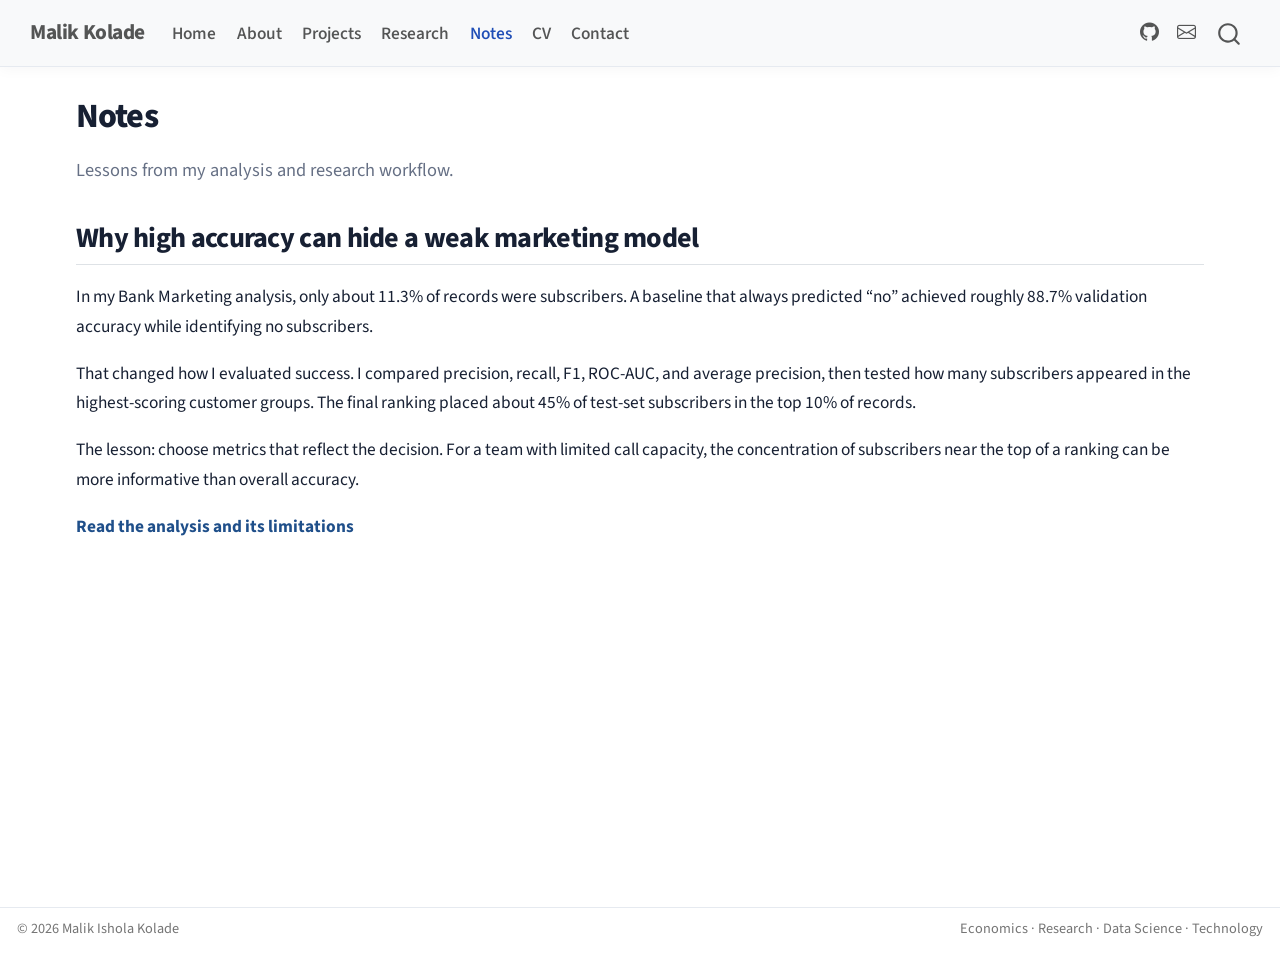
<file: articles.html>
<!DOCTYPE html>
<html xmlns="http://www.w3.org/1999/xhtml" lang="en" xml:lang="en"><head>

<meta charset="utf-8">
<meta name="generator" content="quarto-1.10.18">

<meta name="viewport" content="width=device-width, initial-scale=1.0, user-scalable=yes">


<title>Notes – Malik Kolade</title>
<style>
/* Default styles provided by pandoc.
** See https://pandoc.org/MANUAL.html#variables-for-html for config info.
*/
span.smallcaps{font-variant: small-caps;}
div.columns{display: flex; gap: 1.5em;}
div.column{flex: auto;}
@media screen {
div.columns{gap: min(4vw, 1.5em);}
div.column{overflow-x: auto;}
}
div.hanging-indent{margin-left: 1.5em; text-indent: -1.5em;}
ul.task-list{list-style: none;}
ul.task-list li input[type="checkbox"] {
  width: 0.8em;
  margin: 0 0.8em 0.2em -1em; /* quarto-specific, see https://github.com/quarto-dev/quarto-cli/issues/4556 */ 
  vertical-align: middle;
}
</style>


<script src="site_libs/quarto-nav/quarto-nav.js"></script>
<script src="site_libs/quarto-nav/headroom.min.js"></script>
<script src="site_libs/clipboard/clipboard.min.js"></script>
<script src="site_libs/quarto-search/autocomplete.umd.js"></script>
<script src="site_libs/quarto-search/fuse.min.js"></script>
<script src="site_libs/quarto-search/quarto-search.js"></script>
<meta name="quarto:offset" content="./">
<script src="site_libs/quarto-html/quarto.js" type="module"></script>
<script src="site_libs/quarto-html/tabsets/tabsets.js" type="module"></script>
<script src="site_libs/quarto-html/popper.min.js"></script>
<script src="site_libs/quarto-html/tippy.umd.min.js"></script>
<script src="site_libs/quarto-html/anchor.min.js"></script>
<link href="site_libs/quarto-html/tippy.css" rel="stylesheet">
<link href="site_libs/quarto-html/quarto-syntax-highlighting-64a204ab8560d761af7679ceaba22944.css" rel="stylesheet" id="quarto-text-highlighting-styles">
<script src="site_libs/bootstrap/bootstrap.min.js"></script>
<link href="site_libs/bootstrap/bootstrap-icons.css" rel="stylesheet">
<link href="site_libs/bootstrap/bootstrap-ea1971949f186b5d7ecce1fd3cf000e4.min.css" rel="stylesheet" append-hash="true" id="quarto-bootstrap" data-mode="light">
<script id="quarto-search-options" type="application/json">{
  "location": "navbar",
  "copy-button": false,
  "collapse-after": 3,
  "panel-placement": "end",
  "type": "overlay",
  "limit": 50,
  "keyboard-shortcut": [
    "f",
    "/",
    "s"
  ],
  "show-item-context": false,
  "language": {
    "search-no-results-text": "No results",
    "search-matching-documents-text": "matching documents",
    "search-copy-link-title": "Copy link to search",
    "search-hide-matches-text": "Hide additional matches",
    "search-more-match-text": "more match in this document",
    "search-more-matches-text": "more matches in this document",
    "search-clear-button-title": "Clear",
    "search-text-placeholder": "",
    "search-detached-cancel-button-title": "Cancel",
    "search-submit-button-title": "Submit",
    "search-label": "Search"
  }
}</script>
<style>html{ scroll-behavior: smooth; }</style>


<link rel="stylesheet" href="styles.css">
</head>

<body class="nav-fixed quarto-light">

<div id="quarto-search-results"></div>
  <header id="quarto-header" class="headroom fixed-top">
    <nav class="navbar navbar-expand-lg " data-bs-theme="dark">
      <div class="navbar-container container-fluid">
      <div class="navbar-brand-container mx-auto">
    <a class="navbar-brand" href="./index.html">
    <span class="navbar-title">Malik Kolade</span>
    </a>
  </div>
            <div id="quarto-search" class="" title="Search"></div>
          <button class="navbar-toggler" type="button" data-bs-toggle="collapse" data-bs-target="#navbarCollapse" aria-controls="navbarCollapse" role="menu" aria-expanded="false" aria-label="Toggle navigation" onclick="if (window.quartoToggleHeadroom) { window.quartoToggleHeadroom(); }">
  <span class="navbar-toggler-icon"></span>
</button>
          <div class="collapse navbar-collapse" id="navbarCollapse">
            <ul class="navbar-nav navbar-nav-scroll me-auto">
  <li class="nav-item">
    <a class="nav-link" href="./index.html"> 
<span class="menu-text">Home</span></a>
  </li>  
  <li class="nav-item">
    <a class="nav-link" href="./about.html"> 
<span class="menu-text">About</span></a>
  </li>  
  <li class="nav-item">
    <a class="nav-link" href="./projects.html"> 
<span class="menu-text">Projects</span></a>
  </li>  
  <li class="nav-item">
    <a class="nav-link" href="./research.html"> 
<span class="menu-text">Research</span></a>
  </li>  
  <li class="nav-item">
    <a class="nav-link active" href="./articles.html" aria-current="page"> 
<span class="menu-text">Notes</span></a>
  </li>  
  <li class="nav-item">
    <a class="nav-link" href="./cv.html"> 
<span class="menu-text">CV</span></a>
  </li>  
  <li class="nav-item">
    <a class="nav-link" href="./contact.html"> 
<span class="menu-text">Contact</span></a>
  </li>  
</ul>
            <ul class="navbar-nav navbar-nav-scroll ms-auto">
  <li class="nav-item compact">
    <a class="nav-link" href="https://github.com/Nicholasmile"> <i class="bi bi-github" role="img" aria-label="GitHub profile">
</i> 
<span class="menu-text"></span></a>
  </li>  
  <li class="nav-item compact">
    <a class="nav-link" href="mailto:theonlykolademalik@gmail.com"> <i class="bi bi-envelope" role="img" aria-label="Email Malik">
</i> 
<span class="menu-text"></span></a>
  </li>  
</ul>
          </div> <!-- /navcollapse -->
            <div class="quarto-navbar-tools">
</div>
      </div> <!-- /container-fluid -->
    </nav>
</header>
<!-- content -->
<div id="quarto-content" class="quarto-container page-columns page-rows-contents page-layout-full page-navbar">
<!-- sidebar -->
<!-- margin-sidebar -->
    
<!-- main -->
<main class="content column-page" id="quarto-document-content">

<header id="title-block-header" class="quarto-title-block default">
<div class="quarto-title">
<h1 class="title">Notes</h1>
</div>



<div class="quarto-title-meta column-page">

    
  
    
  </div>
  


</header>


<p class="section-intro">
Lessons from my analysis and research workflow.
</p>
<section id="why-high-accuracy-can-hide-a-weak-marketing-model" class="level2">
<h2 class="anchored" data-anchor-id="why-high-accuracy-can-hide-a-weak-marketing-model">Why high accuracy can hide a weak marketing model</h2>
<p>In my Bank Marketing analysis, only about 11.3% of records were subscribers. A baseline that always predicted “no” achieved roughly 88.7% validation accuracy while identifying no subscribers.</p>
<p>That changed how I evaluated success. I compared precision, recall, F1, ROC-AUC, and average precision, then tested how many subscribers appeared in the highest-scoring customer groups. The final ranking placed about 45% of test-set subscribers in the top 10% of records.</p>
<p>The lesson: choose metrics that reflect the decision. For a team with limited call capacity, the concentration of subscribers near the top of a ranking can be more informative than overall accuracy.</p>
<p><a href="./projects/bank-marketing.html" class="project-link">Read the analysis and its limitations</a></p>


</section>

<a onclick="window.scrollTo(0, 0); return false;" role="button" id="quarto-back-to-top"><i class="bi bi-arrow-up"></i> Back to top</a></main> <!-- /main -->
<script id="quarto-html-after-body" type="application/javascript">
  window.document.addEventListener("DOMContentLoaded", function (event) {
    const icon = "";
    const anchorJS = new window.AnchorJS();
    anchorJS.options = {
      placement: 'right',
      icon: icon
    };
    anchorJS.add('.anchored');
    const isCodeAnnotation = (el) => {
      for (const clz of el.classList) {
        if (clz.startsWith('code-annotation-')) {                     
          return true;
        }
      }
      return false;
    }
    const onCopySuccess = function(e) {
      // button target
      const button = e.trigger;
      // don't keep focus
      button.blur();
      // flash "checked"
      button.classList.add('code-copy-button-checked');
      var currentTitle = button.getAttribute("title");
      button.setAttribute("title", "Copied!");
      let tooltip;
      if (window.bootstrap) {
        button.setAttribute("data-bs-toggle", "tooltip");
        button.setAttribute("data-bs-placement", "left");
        button.setAttribute("data-bs-title", "Copied!");
        tooltip = new bootstrap.Tooltip(button, 
          { trigger: "manual", 
            customClass: "code-copy-button-tooltip",
            offset: [0, -8]});
        tooltip.show();    
      }
      setTimeout(function() {
        if (tooltip) {
          tooltip.hide();
          button.removeAttribute("data-bs-title");
          button.removeAttribute("data-bs-toggle");
          button.removeAttribute("data-bs-placement");
        }
        button.setAttribute("title", currentTitle);
        button.classList.remove('code-copy-button-checked');
      }, 1000);
      // clear code selection
      e.clearSelection();
    }
    const getTextToCopy = function(trigger) {
      const outerScaffold = trigger.parentElement.cloneNode(true);
      const codeEl = outerScaffold.querySelector('code');
      for (const childEl of codeEl.children) {
        if (isCodeAnnotation(childEl)) {
          childEl.remove();
        }
      }
      return codeEl.innerText;
    }
    const clipboard = new window.ClipboardJS('.code-copy-button:not([data-in-quarto-modal])', {
      text: getTextToCopy
    });
    clipboard.on('success', onCopySuccess);
    if (window.document.getElementById('quarto-embedded-source-code-modal')) {
      const clipboardModal = new window.ClipboardJS('.code-copy-button[data-in-quarto-modal]', {
        text: getTextToCopy,
        container: window.document.getElementById('quarto-embedded-source-code-modal')
      });
      clipboardModal.on('success', onCopySuccess);
    }
      var localhostRegex = new RegExp(/^(?:http|https):\/\/localhost\:?[0-9]*\//);
      var mailtoRegex = new RegExp(/^mailto:/);
        var filterRegex = new RegExp("https:\/\/nicholasmile\.github\.io\/malik_kolade\.github\.io\/");
      var isInternal = (href) => {
          return filterRegex.test(href) || localhostRegex.test(href) || mailtoRegex.test(href);
      }
      // Inspect non-navigation links and adorn them if external
     var links = window.document.querySelectorAll('a[href]:not(.nav-link):not(.navbar-brand):not(.toc-action):not(.sidebar-link):not(.sidebar-item-toggle):not(.pagination-link):not(.no-external):not([aria-hidden]):not(.dropdown-item):not(.quarto-navigation-tool):not(.about-link)');
      for (var i=0; i<links.length; i++) {
        const link = links[i];
        if (!isInternal(link.href)) {
          // undo the damage that might have been done by quarto-nav.js in the case of
          // links that we want to consider external
          if (link.dataset.originalHref !== undefined) {
            link.href = link.dataset.originalHref;
          }
            // target, if specified
            link.setAttribute("target", "_blank");
            if (link.getAttribute("rel") === null) {
              link.setAttribute("rel", "noopener");
            }
        }
      }
    function tippyHover(el, contentFn, onTriggerFn, onUntriggerFn) {
      const config = {
        allowHTML: true,
        maxWidth: 500,
        delay: 100,
        arrow: false,
        appendTo: function(el) {
            return el.parentElement;
        },
        interactive: true,
        interactiveBorder: 10,
        theme: 'quarto',
        placement: 'bottom-start',
      };
      if (contentFn) {
        config.content = contentFn;
      }
      if (onTriggerFn) {
        config.onTrigger = onTriggerFn;
      }
      if (onUntriggerFn) {
        config.onUntrigger = onUntriggerFn;
      }
      window.tippy(el, config); 
    }
    const noterefs = window.document.querySelectorAll('a[role="doc-noteref"]');
    for (var i=0; i<noterefs.length; i++) {
      const ref = noterefs[i];
      tippyHover(ref, function() {
        // use id or data attribute instead here
        let href = ref.getAttribute('data-footnote-href') || ref.getAttribute('href');
        try { href = new URL(href).hash; } catch {}
        const id = href.replace(/^#\/?/, "");
        const note = window.document.getElementById(id);
        if (note) {
          return note.innerHTML;
        } else {
          return "";
        }
      });
    }
    const xrefs = window.document.querySelectorAll('a.quarto-xref');
    const processXRef = (id, note) => {
      // Strip column container classes
      const stripColumnClz = (el) => {
        el.classList.remove("page-full", "page-columns");
        if (el.children) {
          for (const child of el.children) {
            stripColumnClz(child);
          }
        }
      }
      stripColumnClz(note)
      if (id === null || id.startsWith('sec-')) {
        // Special case sections, only their first couple elements
        const container = document.createElement("div");
        if (note.children && note.children.length > 2) {
          container.appendChild(note.children[0].cloneNode(true));
          for (let i = 1; i < note.children.length; i++) {
            const child = note.children[i];
            if (child.tagName === "P" && child.innerText === "") {
              continue;
            } else {
              container.appendChild(child.cloneNode(true));
              break;
            }
          }
          if (window.Quarto?.typesetMath) {
            window.Quarto.typesetMath(container);
          }
          return container.innerHTML
        } else {
          if (window.Quarto?.typesetMath) {
            window.Quarto.typesetMath(note);
          }
          return note.innerHTML;
        }
      } else {
        // Remove any anchor links if they are present
        const anchorLink = note.querySelector('a.anchorjs-link');
        if (anchorLink) {
          anchorLink.remove();
        }
        if (window.Quarto?.typesetMath) {
          window.Quarto.typesetMath(note);
        }
        if (note.classList.contains("callout")) {
          return note.outerHTML;
        } else {
          return note.innerHTML;
        }
      }
    }
    for (var i=0; i<xrefs.length; i++) {
      const xref = xrefs[i];
      tippyHover(xref, undefined, function(instance) {
        instance.disable();
        let url = xref.getAttribute('href');
        let hash = undefined; 
        if (url.startsWith('#')) {
          hash = url;
        } else {
          try { hash = new URL(url).hash; } catch {}
        }
        if (hash) {
          const id = hash.replace(/^#\/?/, "");
          const note = window.document.getElementById(id);
          if (note !== null) {
            try {
              const html = processXRef(id, note.cloneNode(true));
              instance.setContent(html);
            } finally {
              instance.enable();
              instance.show();
            }
          } else {
            // See if we can fetch this
            fetch(url.split('#')[0])
            .then(res => res.text())
            .then(html => {
              const parser = new DOMParser();
              const htmlDoc = parser.parseFromString(html, "text/html");
              const note = htmlDoc.getElementById(id);
              if (note !== null) {
                const html = processXRef(id, note);
                instance.setContent(html);
              } 
            }).finally(() => {
              instance.enable();
              instance.show();
            });
          }
        } else {
          // See if we can fetch a full url (with no hash to target)
          // This is a special case and we should probably do some content thinning / targeting
          fetch(url)
          .then(res => res.text())
          .then(html => {
            const parser = new DOMParser();
            const htmlDoc = parser.parseFromString(html, "text/html");
            const note = htmlDoc.querySelector('main.content');
            if (note !== null) {
              // This should only happen for chapter cross references
              // (since there is no id in the URL)
              // remove the first header
              if (note.children.length > 0 && note.children[0].tagName === "HEADER") {
                note.children[0].remove();
              }
              const html = processXRef(null, note);
              instance.setContent(html);
            } 
          }).finally(() => {
            instance.enable();
            instance.show();
          });
        }
      }, function(instance) {
      });
    }
        let selectedAnnoteEl;
        const selectorForAnnotation = ( cell, annotation) => {
          let cellAttr = 'data-code-cell="' + cell + '"';
          let lineAttr = 'data-code-annotation="' +  annotation + '"';
          const selector = 'span[' + cellAttr + '][' + lineAttr + ']';
          return selector;
        }
        const selectCodeLines = (annoteEl) => {
          const doc = window.document;
          const targetCell = annoteEl.getAttribute("data-target-cell");
          const targetAnnotation = annoteEl.getAttribute("data-target-annotation");
          const annoteSpan = window.document.querySelector(selectorForAnnotation(targetCell, targetAnnotation));
          const lines = annoteSpan.getAttribute("data-code-lines").split(",");
          const lineIds = lines.map((line) => {
            return targetCell + "-" + line;
          })
          let top = null;
          let height = null;
          let parent = null;
          if (lineIds.length > 0) {
              //compute the position of the single el (top and bottom and make a div)
              const el = window.document.getElementById(lineIds[0]);
              top = el.offsetTop;
              height = el.offsetHeight;
              parent = el.parentElement.parentElement;
            if (lineIds.length > 1) {
              const lastEl = window.document.getElementById(lineIds[lineIds.length - 1]);
              const bottom = lastEl.offsetTop + lastEl.offsetHeight;
              height = bottom - top;
            }
            if (top !== null && height !== null && parent !== null) {
              // cook up a div (if necessary) and position it 
              let div = window.document.getElementById("code-annotation-line-highlight");
              if (div === null) {
                div = window.document.createElement("div");
                div.setAttribute("id", "code-annotation-line-highlight");
                div.style.position = 'absolute';
                parent.appendChild(div);
              }
              div.style.top = top - 2 + "px";
              div.style.height = height + 4 + "px";
              div.style.left = 0;
              let gutterDiv = window.document.getElementById("code-annotation-line-highlight-gutter");
              if (gutterDiv === null) {
                gutterDiv = window.document.createElement("div");
                gutterDiv.setAttribute("id", "code-annotation-line-highlight-gutter");
                gutterDiv.style.position = 'absolute';
                const codeCell = window.document.getElementById(targetCell);
                const gutter = codeCell.querySelector('.code-annotation-gutter');
                gutter.appendChild(gutterDiv);
              }
              gutterDiv.style.top = top - 2 + "px";
              gutterDiv.style.height = height + 4 + "px";
            }
            selectedAnnoteEl = annoteEl;
          }
        };
        const unselectCodeLines = () => {
          const elementsIds = ["code-annotation-line-highlight", "code-annotation-line-highlight-gutter"];
          elementsIds.forEach((elId) => {
            const div = window.document.getElementById(elId);
            if (div) {
              div.remove();
            }
          });
          selectedAnnoteEl = undefined;
        };
          // Handle positioning of the toggle
      window.addEventListener(
        "resize",
        throttle(() => {
          elRect = undefined;
          if (selectedAnnoteEl) {
            selectCodeLines(selectedAnnoteEl);
          }
        }, 10)
      );
      function throttle(fn, ms) {
      let throttle = false;
      let timer;
        return (...args) => {
          if(!throttle) { // first call gets through
              fn.apply(this, args);
              throttle = true;
          } else { // all the others get throttled
              if(timer) clearTimeout(timer); // cancel #2
              timer = setTimeout(() => {
                fn.apply(this, args);
                timer = throttle = false;
              }, ms);
          }
        };
      }
        // Attach click handler to the DT
        const annoteDls = window.document.querySelectorAll('dt[data-target-cell]');
        for (const annoteDlNode of annoteDls) {
          annoteDlNode.addEventListener('click', (event) => {
            const clickedEl = event.target;
            if (clickedEl !== selectedAnnoteEl) {
              unselectCodeLines();
              const activeEl = window.document.querySelector('dt[data-target-cell].code-annotation-active');
              if (activeEl) {
                activeEl.classList.remove('code-annotation-active');
              }
              selectCodeLines(clickedEl);
              clickedEl.classList.add('code-annotation-active');
            } else {
              // Unselect the line
              unselectCodeLines();
              clickedEl.classList.remove('code-annotation-active');
            }
          });
        }
    const findCites = (el) => {
      const parentEl = el.parentElement;
      if (parentEl) {
        const cites = parentEl.dataset.cites;
        if (cites) {
          return {
            el,
            cites: cites.split(' ')
          };
        } else {
          return findCites(el.parentElement)
        }
      } else {
        return undefined;
      }
    };
    var bibliorefs = window.document.querySelectorAll('a[role="doc-biblioref"]');
    for (var i=0; i<bibliorefs.length; i++) {
      const ref = bibliorefs[i];
      const citeInfo = findCites(ref);
      if (citeInfo) {
        tippyHover(citeInfo.el, function() {
          var popup = window.document.createElement('div');
          citeInfo.cites.forEach(function(cite) {
            var citeDiv = window.document.createElement('div');
            citeDiv.classList.add('hanging-indent');
            citeDiv.classList.add('csl-entry');
            var biblioDiv = window.document.getElementById('ref-' + cite);
            if (biblioDiv) {
              citeDiv.innerHTML = biblioDiv.innerHTML;
            }
            popup.appendChild(citeDiv);
          });
          return popup.innerHTML;
        });
      }
    }
  });
  </script>
</div> <!-- /content -->
<footer class="footer">
  <div class="nav-footer">
    <div class="nav-footer-left">
<p>© 2026 Malik Ishola Kolade</p>
</div>   
    <div class="nav-footer-center">
      &nbsp;
    </div>
    <div class="nav-footer-right">
<p>Economics · Research · Data Science · Technology</p>
</div>
  </div>
</footer>




<script src="site_libs/quarto-html/zenscroll-min.js"></script>
</body></html>
</file>
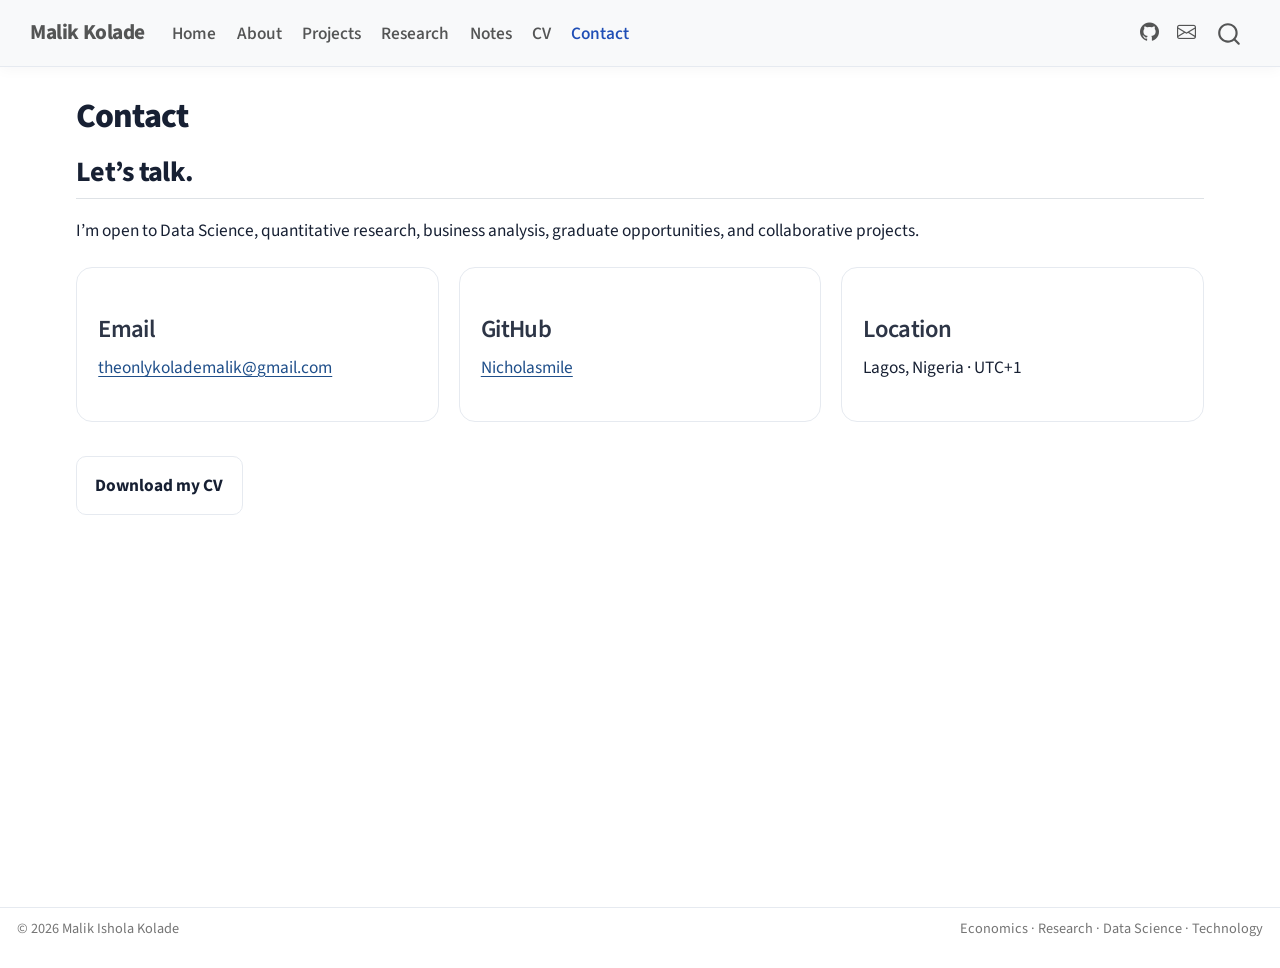
<file: contact.html>
<!DOCTYPE html>
<html xmlns="http://www.w3.org/1999/xhtml" lang="en" xml:lang="en"><head>

<meta charset="utf-8">
<meta name="generator" content="quarto-1.10.18">

<meta name="viewport" content="width=device-width, initial-scale=1.0, user-scalable=yes">


<title>Contact – Malik Kolade</title>
<style>
/* Default styles provided by pandoc.
** See https://pandoc.org/MANUAL.html#variables-for-html for config info.
*/
span.smallcaps{font-variant: small-caps;}
div.columns{display: flex; gap: 1.5em;}
div.column{flex: auto;}
@media screen {
div.columns{gap: min(4vw, 1.5em);}
div.column{overflow-x: auto;}
}
div.hanging-indent{margin-left: 1.5em; text-indent: -1.5em;}
ul.task-list{list-style: none;}
ul.task-list li input[type="checkbox"] {
  width: 0.8em;
  margin: 0 0.8em 0.2em -1em; /* quarto-specific, see https://github.com/quarto-dev/quarto-cli/issues/4556 */ 
  vertical-align: middle;
}
</style>


<script src="site_libs/quarto-nav/quarto-nav.js"></script>
<script src="site_libs/quarto-nav/headroom.min.js"></script>
<script src="site_libs/clipboard/clipboard.min.js"></script>
<script src="site_libs/quarto-search/autocomplete.umd.js"></script>
<script src="site_libs/quarto-search/fuse.min.js"></script>
<script src="site_libs/quarto-search/quarto-search.js"></script>
<meta name="quarto:offset" content="./">
<script src="site_libs/quarto-html/quarto.js" type="module"></script>
<script src="site_libs/quarto-html/tabsets/tabsets.js" type="module"></script>
<script src="site_libs/quarto-html/popper.min.js"></script>
<script src="site_libs/quarto-html/tippy.umd.min.js"></script>
<script src="site_libs/quarto-html/anchor.min.js"></script>
<link href="site_libs/quarto-html/tippy.css" rel="stylesheet">
<link href="site_libs/quarto-html/quarto-syntax-highlighting-64a204ab8560d761af7679ceaba22944.css" rel="stylesheet" id="quarto-text-highlighting-styles">
<script src="site_libs/bootstrap/bootstrap.min.js"></script>
<link href="site_libs/bootstrap/bootstrap-icons.css" rel="stylesheet">
<link href="site_libs/bootstrap/bootstrap-ea1971949f186b5d7ecce1fd3cf000e4.min.css" rel="stylesheet" append-hash="true" id="quarto-bootstrap" data-mode="light">
<script id="quarto-search-options" type="application/json">{
  "location": "navbar",
  "copy-button": false,
  "collapse-after": 3,
  "panel-placement": "end",
  "type": "overlay",
  "limit": 50,
  "keyboard-shortcut": [
    "f",
    "/",
    "s"
  ],
  "show-item-context": false,
  "language": {
    "search-no-results-text": "No results",
    "search-matching-documents-text": "matching documents",
    "search-copy-link-title": "Copy link to search",
    "search-hide-matches-text": "Hide additional matches",
    "search-more-match-text": "more match in this document",
    "search-more-matches-text": "more matches in this document",
    "search-clear-button-title": "Clear",
    "search-text-placeholder": "",
    "search-detached-cancel-button-title": "Cancel",
    "search-submit-button-title": "Submit",
    "search-label": "Search"
  }
}</script>
<style>html{ scroll-behavior: smooth; }</style>


<link rel="stylesheet" href="styles.css">
</head>

<body class="nav-fixed quarto-light">

<div id="quarto-search-results"></div>
  <header id="quarto-header" class="headroom fixed-top">
    <nav class="navbar navbar-expand-lg " data-bs-theme="dark">
      <div class="navbar-container container-fluid">
      <div class="navbar-brand-container mx-auto">
    <a class="navbar-brand" href="./index.html">
    <span class="navbar-title">Malik Kolade</span>
    </a>
  </div>
            <div id="quarto-search" class="" title="Search"></div>
          <button class="navbar-toggler" type="button" data-bs-toggle="collapse" data-bs-target="#navbarCollapse" aria-controls="navbarCollapse" role="menu" aria-expanded="false" aria-label="Toggle navigation" onclick="if (window.quartoToggleHeadroom) { window.quartoToggleHeadroom(); }">
  <span class="navbar-toggler-icon"></span>
</button>
          <div class="collapse navbar-collapse" id="navbarCollapse">
            <ul class="navbar-nav navbar-nav-scroll me-auto">
  <li class="nav-item">
    <a class="nav-link" href="./index.html"> 
<span class="menu-text">Home</span></a>
  </li>  
  <li class="nav-item">
    <a class="nav-link" href="./about.html"> 
<span class="menu-text">About</span></a>
  </li>  
  <li class="nav-item">
    <a class="nav-link" href="./projects.html"> 
<span class="menu-text">Projects</span></a>
  </li>  
  <li class="nav-item">
    <a class="nav-link" href="./research.html"> 
<span class="menu-text">Research</span></a>
  </li>  
  <li class="nav-item">
    <a class="nav-link" href="./articles.html"> 
<span class="menu-text">Notes</span></a>
  </li>  
  <li class="nav-item">
    <a class="nav-link" href="./cv.html"> 
<span class="menu-text">CV</span></a>
  </li>  
  <li class="nav-item">
    <a class="nav-link active" href="./contact.html" aria-current="page"> 
<span class="menu-text">Contact</span></a>
  </li>  
</ul>
            <ul class="navbar-nav navbar-nav-scroll ms-auto">
  <li class="nav-item compact">
    <a class="nav-link" href="https://github.com/Nicholasmile"> <i class="bi bi-github" role="img" aria-label="GitHub profile">
</i> 
<span class="menu-text"></span></a>
  </li>  
  <li class="nav-item compact">
    <a class="nav-link" href="mailto:theonlykolademalik@gmail.com"> <i class="bi bi-envelope" role="img" aria-label="Email Malik">
</i> 
<span class="menu-text"></span></a>
  </li>  
</ul>
          </div> <!-- /navcollapse -->
            <div class="quarto-navbar-tools">
</div>
      </div> <!-- /container-fluid -->
    </nav>
</header>
<!-- content -->
<div id="quarto-content" class="quarto-container page-columns page-rows-contents page-layout-full page-navbar">
<!-- sidebar -->
<!-- margin-sidebar -->
    
<!-- main -->
<main class="content column-page" id="quarto-document-content">

<header id="title-block-header" class="quarto-title-block default">
<div class="quarto-title">
<h1 class="title">Contact</h1>
</div>



<div class="quarto-title-meta column-page">

    
  
    
  </div>
  


</header>


<section id="lets-talk." class="level2">
<h2 class="anchored" data-anchor-id="lets-talk.">Let’s talk.</h2>
<p>I’m open to Data Science, quantitative research, business analysis, graduate opportunities, and collaborative projects.</p>
<div class="card-grid">
<section id="email" class="level3 info-card">
<h3 class="anchored" data-anchor-id="email">Email</h3>
<p><a href="mailto:theonlykolademalik@gmail.com">theonlykolademalik@gmail.com</a></p>
</section>
<section id="github" class="level3 info-card">
<h3 class="anchored" data-anchor-id="github">GitHub</h3>
<p><a href="https://github.com/Nicholasmile">Nicholasmile</a></p>
</section>
<section id="location" class="level3 info-card">
<h3 class="anchored" data-anchor-id="location">Location</h3>
<p>Lagos, Nigeria · UTC+1</p>
</section>
</div>
<p><a href="assets/Malik_Kolade_CV.pdf" class="btn-secondary-custom">Download my CV</a></p>


</section>

<a onclick="window.scrollTo(0, 0); return false;" role="button" id="quarto-back-to-top"><i class="bi bi-arrow-up"></i> Back to top</a></main> <!-- /main -->
<script id="quarto-html-after-body" type="application/javascript">
  window.document.addEventListener("DOMContentLoaded", function (event) {
    const icon = "";
    const anchorJS = new window.AnchorJS();
    anchorJS.options = {
      placement: 'right',
      icon: icon
    };
    anchorJS.add('.anchored');
    const isCodeAnnotation = (el) => {
      for (const clz of el.classList) {
        if (clz.startsWith('code-annotation-')) {                     
          return true;
        }
      }
      return false;
    }
    const onCopySuccess = function(e) {
      // button target
      const button = e.trigger;
      // don't keep focus
      button.blur();
      // flash "checked"
      button.classList.add('code-copy-button-checked');
      var currentTitle = button.getAttribute("title");
      button.setAttribute("title", "Copied!");
      let tooltip;
      if (window.bootstrap) {
        button.setAttribute("data-bs-toggle", "tooltip");
        button.setAttribute("data-bs-placement", "left");
        button.setAttribute("data-bs-title", "Copied!");
        tooltip = new bootstrap.Tooltip(button, 
          { trigger: "manual", 
            customClass: "code-copy-button-tooltip",
            offset: [0, -8]});
        tooltip.show();    
      }
      setTimeout(function() {
        if (tooltip) {
          tooltip.hide();
          button.removeAttribute("data-bs-title");
          button.removeAttribute("data-bs-toggle");
          button.removeAttribute("data-bs-placement");
        }
        button.setAttribute("title", currentTitle);
        button.classList.remove('code-copy-button-checked');
      }, 1000);
      // clear code selection
      e.clearSelection();
    }
    const getTextToCopy = function(trigger) {
      const outerScaffold = trigger.parentElement.cloneNode(true);
      const codeEl = outerScaffold.querySelector('code');
      for (const childEl of codeEl.children) {
        if (isCodeAnnotation(childEl)) {
          childEl.remove();
        }
      }
      return codeEl.innerText;
    }
    const clipboard = new window.ClipboardJS('.code-copy-button:not([data-in-quarto-modal])', {
      text: getTextToCopy
    });
    clipboard.on('success', onCopySuccess);
    if (window.document.getElementById('quarto-embedded-source-code-modal')) {
      const clipboardModal = new window.ClipboardJS('.code-copy-button[data-in-quarto-modal]', {
        text: getTextToCopy,
        container: window.document.getElementById('quarto-embedded-source-code-modal')
      });
      clipboardModal.on('success', onCopySuccess);
    }
      var localhostRegex = new RegExp(/^(?:http|https):\/\/localhost\:?[0-9]*\//);
      var mailtoRegex = new RegExp(/^mailto:/);
        var filterRegex = new RegExp("https:\/\/nicholasmile\.github\.io\/malik_kolade\.github\.io\/");
      var isInternal = (href) => {
          return filterRegex.test(href) || localhostRegex.test(href) || mailtoRegex.test(href);
      }
      // Inspect non-navigation links and adorn them if external
     var links = window.document.querySelectorAll('a[href]:not(.nav-link):not(.navbar-brand):not(.toc-action):not(.sidebar-link):not(.sidebar-item-toggle):not(.pagination-link):not(.no-external):not([aria-hidden]):not(.dropdown-item):not(.quarto-navigation-tool):not(.about-link)');
      for (var i=0; i<links.length; i++) {
        const link = links[i];
        if (!isInternal(link.href)) {
          // undo the damage that might have been done by quarto-nav.js in the case of
          // links that we want to consider external
          if (link.dataset.originalHref !== undefined) {
            link.href = link.dataset.originalHref;
          }
            // target, if specified
            link.setAttribute("target", "_blank");
            if (link.getAttribute("rel") === null) {
              link.setAttribute("rel", "noopener");
            }
        }
      }
    function tippyHover(el, contentFn, onTriggerFn, onUntriggerFn) {
      const config = {
        allowHTML: true,
        maxWidth: 500,
        delay: 100,
        arrow: false,
        appendTo: function(el) {
            return el.parentElement;
        },
        interactive: true,
        interactiveBorder: 10,
        theme: 'quarto',
        placement: 'bottom-start',
      };
      if (contentFn) {
        config.content = contentFn;
      }
      if (onTriggerFn) {
        config.onTrigger = onTriggerFn;
      }
      if (onUntriggerFn) {
        config.onUntrigger = onUntriggerFn;
      }
      window.tippy(el, config); 
    }
    const noterefs = window.document.querySelectorAll('a[role="doc-noteref"]');
    for (var i=0; i<noterefs.length; i++) {
      const ref = noterefs[i];
      tippyHover(ref, function() {
        // use id or data attribute instead here
        let href = ref.getAttribute('data-footnote-href') || ref.getAttribute('href');
        try { href = new URL(href).hash; } catch {}
        const id = href.replace(/^#\/?/, "");
        const note = window.document.getElementById(id);
        if (note) {
          return note.innerHTML;
        } else {
          return "";
        }
      });
    }
    const xrefs = window.document.querySelectorAll('a.quarto-xref');
    const processXRef = (id, note) => {
      // Strip column container classes
      const stripColumnClz = (el) => {
        el.classList.remove("page-full", "page-columns");
        if (el.children) {
          for (const child of el.children) {
            stripColumnClz(child);
          }
        }
      }
      stripColumnClz(note)
      if (id === null || id.startsWith('sec-')) {
        // Special case sections, only their first couple elements
        const container = document.createElement("div");
        if (note.children && note.children.length > 2) {
          container.appendChild(note.children[0].cloneNode(true));
          for (let i = 1; i < note.children.length; i++) {
            const child = note.children[i];
            if (child.tagName === "P" && child.innerText === "") {
              continue;
            } else {
              container.appendChild(child.cloneNode(true));
              break;
            }
          }
          if (window.Quarto?.typesetMath) {
            window.Quarto.typesetMath(container);
          }
          return container.innerHTML
        } else {
          if (window.Quarto?.typesetMath) {
            window.Quarto.typesetMath(note);
          }
          return note.innerHTML;
        }
      } else {
        // Remove any anchor links if they are present
        const anchorLink = note.querySelector('a.anchorjs-link');
        if (anchorLink) {
          anchorLink.remove();
        }
        if (window.Quarto?.typesetMath) {
          window.Quarto.typesetMath(note);
        }
        if (note.classList.contains("callout")) {
          return note.outerHTML;
        } else {
          return note.innerHTML;
        }
      }
    }
    for (var i=0; i<xrefs.length; i++) {
      const xref = xrefs[i];
      tippyHover(xref, undefined, function(instance) {
        instance.disable();
        let url = xref.getAttribute('href');
        let hash = undefined; 
        if (url.startsWith('#')) {
          hash = url;
        } else {
          try { hash = new URL(url).hash; } catch {}
        }
        if (hash) {
          const id = hash.replace(/^#\/?/, "");
          const note = window.document.getElementById(id);
          if (note !== null) {
            try {
              const html = processXRef(id, note.cloneNode(true));
              instance.setContent(html);
            } finally {
              instance.enable();
              instance.show();
            }
          } else {
            // See if we can fetch this
            fetch(url.split('#')[0])
            .then(res => res.text())
            .then(html => {
              const parser = new DOMParser();
              const htmlDoc = parser.parseFromString(html, "text/html");
              const note = htmlDoc.getElementById(id);
              if (note !== null) {
                const html = processXRef(id, note);
                instance.setContent(html);
              } 
            }).finally(() => {
              instance.enable();
              instance.show();
            });
          }
        } else {
          // See if we can fetch a full url (with no hash to target)
          // This is a special case and we should probably do some content thinning / targeting
          fetch(url)
          .then(res => res.text())
          .then(html => {
            const parser = new DOMParser();
            const htmlDoc = parser.parseFromString(html, "text/html");
            const note = htmlDoc.querySelector('main.content');
            if (note !== null) {
              // This should only happen for chapter cross references
              // (since there is no id in the URL)
              // remove the first header
              if (note.children.length > 0 && note.children[0].tagName === "HEADER") {
                note.children[0].remove();
              }
              const html = processXRef(null, note);
              instance.setContent(html);
            } 
          }).finally(() => {
            instance.enable();
            instance.show();
          });
        }
      }, function(instance) {
      });
    }
        let selectedAnnoteEl;
        const selectorForAnnotation = ( cell, annotation) => {
          let cellAttr = 'data-code-cell="' + cell + '"';
          let lineAttr = 'data-code-annotation="' +  annotation + '"';
          const selector = 'span[' + cellAttr + '][' + lineAttr + ']';
          return selector;
        }
        const selectCodeLines = (annoteEl) => {
          const doc = window.document;
          const targetCell = annoteEl.getAttribute("data-target-cell");
          const targetAnnotation = annoteEl.getAttribute("data-target-annotation");
          const annoteSpan = window.document.querySelector(selectorForAnnotation(targetCell, targetAnnotation));
          const lines = annoteSpan.getAttribute("data-code-lines").split(",");
          const lineIds = lines.map((line) => {
            return targetCell + "-" + line;
          })
          let top = null;
          let height = null;
          let parent = null;
          if (lineIds.length > 0) {
              //compute the position of the single el (top and bottom and make a div)
              const el = window.document.getElementById(lineIds[0]);
              top = el.offsetTop;
              height = el.offsetHeight;
              parent = el.parentElement.parentElement;
            if (lineIds.length > 1) {
              const lastEl = window.document.getElementById(lineIds[lineIds.length - 1]);
              const bottom = lastEl.offsetTop + lastEl.offsetHeight;
              height = bottom - top;
            }
            if (top !== null && height !== null && parent !== null) {
              // cook up a div (if necessary) and position it 
              let div = window.document.getElementById("code-annotation-line-highlight");
              if (div === null) {
                div = window.document.createElement("div");
                div.setAttribute("id", "code-annotation-line-highlight");
                div.style.position = 'absolute';
                parent.appendChild(div);
              }
              div.style.top = top - 2 + "px";
              div.style.height = height + 4 + "px";
              div.style.left = 0;
              let gutterDiv = window.document.getElementById("code-annotation-line-highlight-gutter");
              if (gutterDiv === null) {
                gutterDiv = window.document.createElement("div");
                gutterDiv.setAttribute("id", "code-annotation-line-highlight-gutter");
                gutterDiv.style.position = 'absolute';
                const codeCell = window.document.getElementById(targetCell);
                const gutter = codeCell.querySelector('.code-annotation-gutter');
                gutter.appendChild(gutterDiv);
              }
              gutterDiv.style.top = top - 2 + "px";
              gutterDiv.style.height = height + 4 + "px";
            }
            selectedAnnoteEl = annoteEl;
          }
        };
        const unselectCodeLines = () => {
          const elementsIds = ["code-annotation-line-highlight", "code-annotation-line-highlight-gutter"];
          elementsIds.forEach((elId) => {
            const div = window.document.getElementById(elId);
            if (div) {
              div.remove();
            }
          });
          selectedAnnoteEl = undefined;
        };
          // Handle positioning of the toggle
      window.addEventListener(
        "resize",
        throttle(() => {
          elRect = undefined;
          if (selectedAnnoteEl) {
            selectCodeLines(selectedAnnoteEl);
          }
        }, 10)
      );
      function throttle(fn, ms) {
      let throttle = false;
      let timer;
        return (...args) => {
          if(!throttle) { // first call gets through
              fn.apply(this, args);
              throttle = true;
          } else { // all the others get throttled
              if(timer) clearTimeout(timer); // cancel #2
              timer = setTimeout(() => {
                fn.apply(this, args);
                timer = throttle = false;
              }, ms);
          }
        };
      }
        // Attach click handler to the DT
        const annoteDls = window.document.querySelectorAll('dt[data-target-cell]');
        for (const annoteDlNode of annoteDls) {
          annoteDlNode.addEventListener('click', (event) => {
            const clickedEl = event.target;
            if (clickedEl !== selectedAnnoteEl) {
              unselectCodeLines();
              const activeEl = window.document.querySelector('dt[data-target-cell].code-annotation-active');
              if (activeEl) {
                activeEl.classList.remove('code-annotation-active');
              }
              selectCodeLines(clickedEl);
              clickedEl.classList.add('code-annotation-active');
            } else {
              // Unselect the line
              unselectCodeLines();
              clickedEl.classList.remove('code-annotation-active');
            }
          });
        }
    const findCites = (el) => {
      const parentEl = el.parentElement;
      if (parentEl) {
        const cites = parentEl.dataset.cites;
        if (cites) {
          return {
            el,
            cites: cites.split(' ')
          };
        } else {
          return findCites(el.parentElement)
        }
      } else {
        return undefined;
      }
    };
    var bibliorefs = window.document.querySelectorAll('a[role="doc-biblioref"]');
    for (var i=0; i<bibliorefs.length; i++) {
      const ref = bibliorefs[i];
      const citeInfo = findCites(ref);
      if (citeInfo) {
        tippyHover(citeInfo.el, function() {
          var popup = window.document.createElement('div');
          citeInfo.cites.forEach(function(cite) {
            var citeDiv = window.document.createElement('div');
            citeDiv.classList.add('hanging-indent');
            citeDiv.classList.add('csl-entry');
            var biblioDiv = window.document.getElementById('ref-' + cite);
            if (biblioDiv) {
              citeDiv.innerHTML = biblioDiv.innerHTML;
            }
            popup.appendChild(citeDiv);
          });
          return popup.innerHTML;
        });
      }
    }
  });
  </script>
</div> <!-- /content -->
<footer class="footer">
  <div class="nav-footer">
    <div class="nav-footer-left">
<p>© 2026 Malik Ishola Kolade</p>
</div>   
    <div class="nav-footer-center">
      &nbsp;
    </div>
    <div class="nav-footer-right">
<p>Economics · Research · Data Science · Technology</p>
</div>
  </div>
</footer>




<script src="site_libs/quarto-html/zenscroll-min.js"></script>
</body></html>
</file>
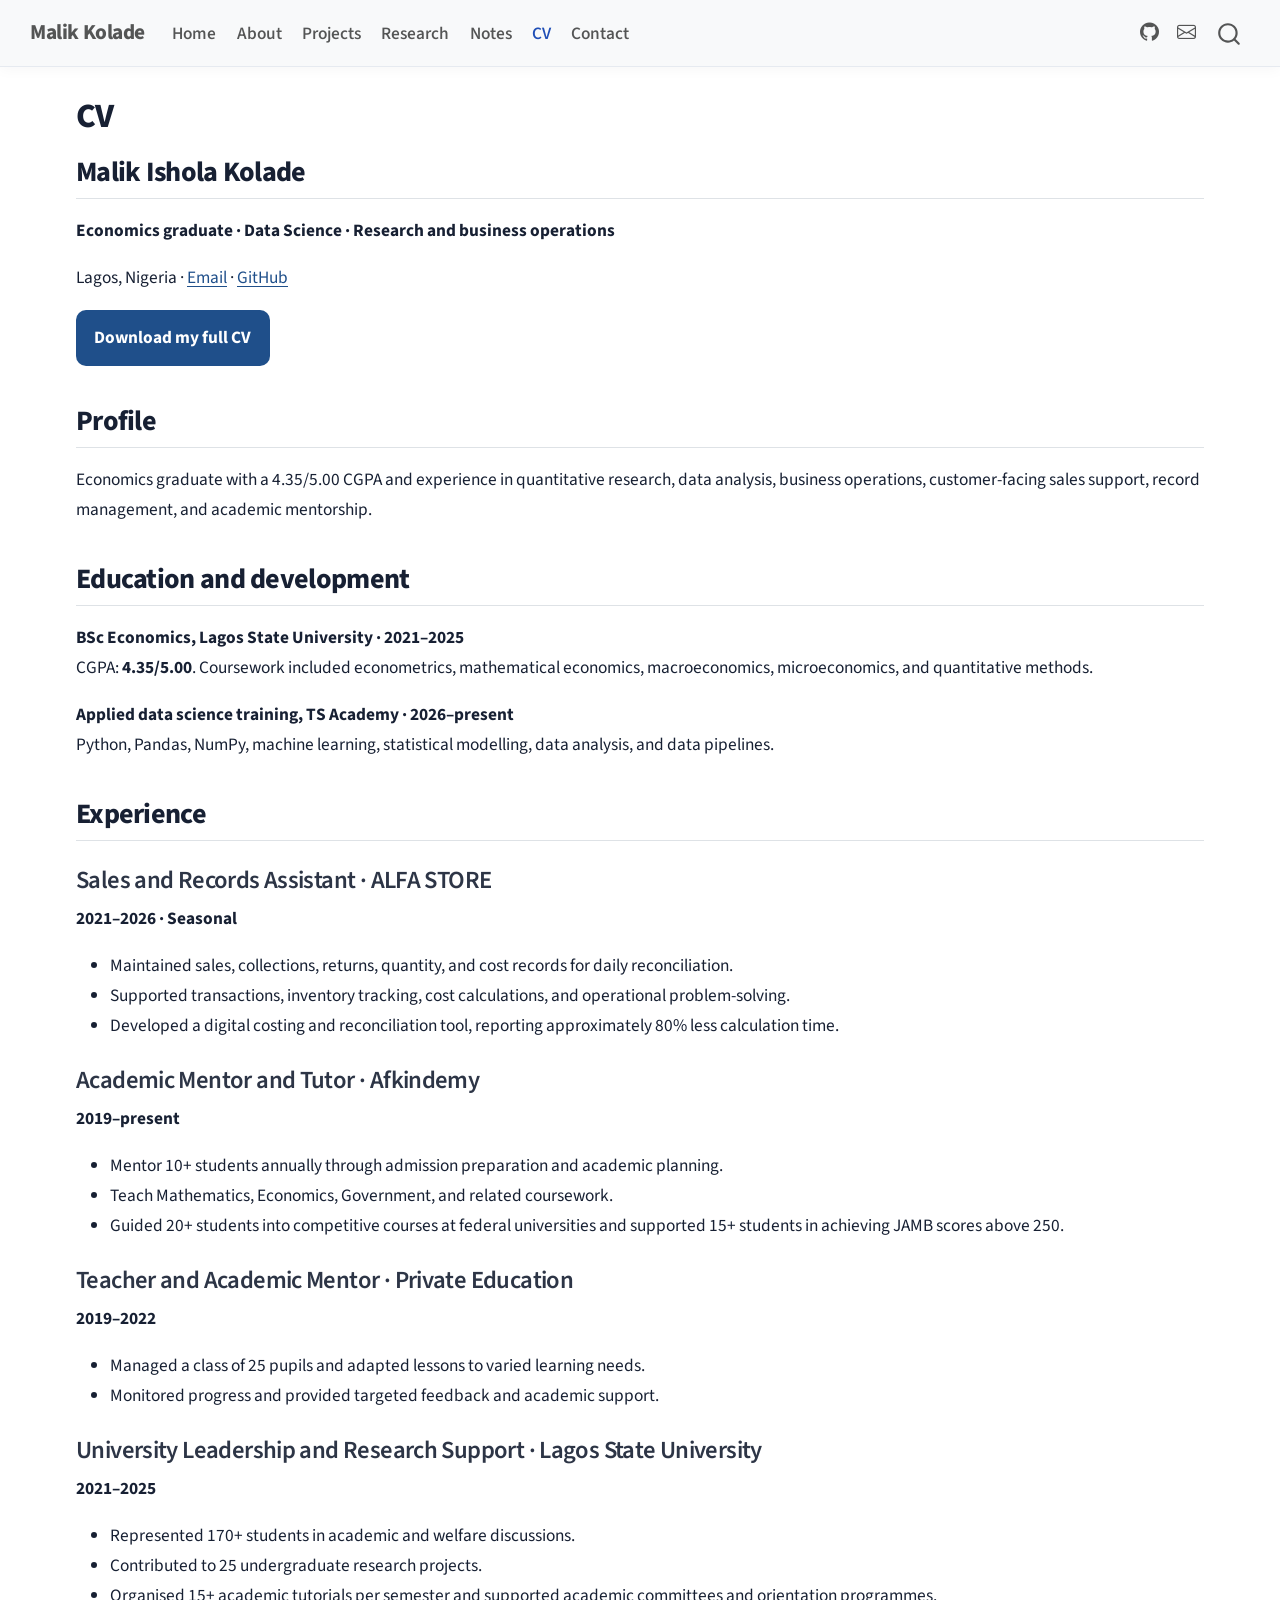
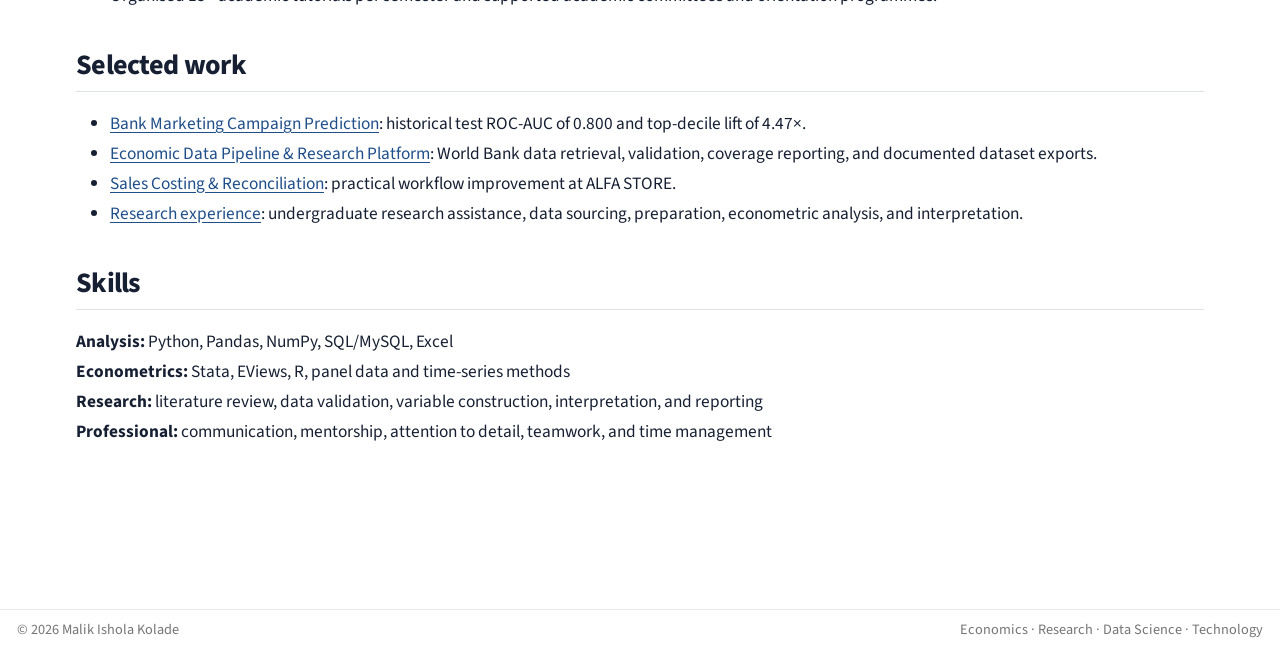
<file: cv.html>
<!DOCTYPE html>
<html xmlns="http://www.w3.org/1999/xhtml" lang="en" xml:lang="en"><head>

<meta charset="utf-8">
<meta name="generator" content="quarto-1.10.18">

<meta name="viewport" content="width=device-width, initial-scale=1.0, user-scalable=yes">


<title>CV – Malik Kolade</title>
<style>
/* Default styles provided by pandoc.
** See https://pandoc.org/MANUAL.html#variables-for-html for config info.
*/
span.smallcaps{font-variant: small-caps;}
div.columns{display: flex; gap: 1.5em;}
div.column{flex: auto;}
@media screen {
div.columns{gap: min(4vw, 1.5em);}
div.column{overflow-x: auto;}
}
div.hanging-indent{margin-left: 1.5em; text-indent: -1.5em;}
ul.task-list{list-style: none;}
ul.task-list li input[type="checkbox"] {
  width: 0.8em;
  margin: 0 0.8em 0.2em -1em; /* quarto-specific, see https://github.com/quarto-dev/quarto-cli/issues/4556 */ 
  vertical-align: middle;
}
</style>


<script src="site_libs/quarto-nav/quarto-nav.js"></script>
<script src="site_libs/quarto-nav/headroom.min.js"></script>
<script src="site_libs/clipboard/clipboard.min.js"></script>
<script src="site_libs/quarto-search/autocomplete.umd.js"></script>
<script src="site_libs/quarto-search/fuse.min.js"></script>
<script src="site_libs/quarto-search/quarto-search.js"></script>
<meta name="quarto:offset" content="./">
<script src="site_libs/quarto-html/quarto.js" type="module"></script>
<script src="site_libs/quarto-html/tabsets/tabsets.js" type="module"></script>
<script src="site_libs/quarto-html/popper.min.js"></script>
<script src="site_libs/quarto-html/tippy.umd.min.js"></script>
<script src="site_libs/quarto-html/anchor.min.js"></script>
<link href="site_libs/quarto-html/tippy.css" rel="stylesheet">
<link href="site_libs/quarto-html/quarto-syntax-highlighting-64a204ab8560d761af7679ceaba22944.css" rel="stylesheet" id="quarto-text-highlighting-styles">
<script src="site_libs/bootstrap/bootstrap.min.js"></script>
<link href="site_libs/bootstrap/bootstrap-icons.css" rel="stylesheet">
<link href="site_libs/bootstrap/bootstrap-ea1971949f186b5d7ecce1fd3cf000e4.min.css" rel="stylesheet" append-hash="true" id="quarto-bootstrap" data-mode="light">
<script id="quarto-search-options" type="application/json">{
  "location": "navbar",
  "copy-button": false,
  "collapse-after": 3,
  "panel-placement": "end",
  "type": "overlay",
  "limit": 50,
  "keyboard-shortcut": [
    "f",
    "/",
    "s"
  ],
  "show-item-context": false,
  "language": {
    "search-no-results-text": "No results",
    "search-matching-documents-text": "matching documents",
    "search-copy-link-title": "Copy link to search",
    "search-hide-matches-text": "Hide additional matches",
    "search-more-match-text": "more match in this document",
    "search-more-matches-text": "more matches in this document",
    "search-clear-button-title": "Clear",
    "search-text-placeholder": "",
    "search-detached-cancel-button-title": "Cancel",
    "search-submit-button-title": "Submit",
    "search-label": "Search"
  }
}</script>
<style>html{ scroll-behavior: smooth; }</style>


<link rel="stylesheet" href="styles.css">
</head>

<body class="nav-fixed quarto-light">

<div id="quarto-search-results"></div>
  <header id="quarto-header" class="headroom fixed-top">
    <nav class="navbar navbar-expand-lg " data-bs-theme="dark">
      <div class="navbar-container container-fluid">
      <div class="navbar-brand-container mx-auto">
    <a class="navbar-brand" href="./index.html">
    <span class="navbar-title">Malik Kolade</span>
    </a>
  </div>
            <div id="quarto-search" class="" title="Search"></div>
          <button class="navbar-toggler" type="button" data-bs-toggle="collapse" data-bs-target="#navbarCollapse" aria-controls="navbarCollapse" role="menu" aria-expanded="false" aria-label="Toggle navigation" onclick="if (window.quartoToggleHeadroom) { window.quartoToggleHeadroom(); }">
  <span class="navbar-toggler-icon"></span>
</button>
          <div class="collapse navbar-collapse" id="navbarCollapse">
            <ul class="navbar-nav navbar-nav-scroll me-auto">
  <li class="nav-item">
    <a class="nav-link" href="./index.html"> 
<span class="menu-text">Home</span></a>
  </li>  
  <li class="nav-item">
    <a class="nav-link" href="./about.html"> 
<span class="menu-text">About</span></a>
  </li>  
  <li class="nav-item">
    <a class="nav-link" href="./projects.html"> 
<span class="menu-text">Projects</span></a>
  </li>  
  <li class="nav-item">
    <a class="nav-link" href="./research.html"> 
<span class="menu-text">Research</span></a>
  </li>  
  <li class="nav-item">
    <a class="nav-link" href="./articles.html"> 
<span class="menu-text">Notes</span></a>
  </li>  
  <li class="nav-item">
    <a class="nav-link active" href="./cv.html" aria-current="page"> 
<span class="menu-text">CV</span></a>
  </li>  
  <li class="nav-item">
    <a class="nav-link" href="./contact.html"> 
<span class="menu-text">Contact</span></a>
  </li>  
</ul>
            <ul class="navbar-nav navbar-nav-scroll ms-auto">
  <li class="nav-item compact">
    <a class="nav-link" href="https://github.com/Nicholasmile"> <i class="bi bi-github" role="img" aria-label="GitHub profile">
</i> 
<span class="menu-text"></span></a>
  </li>  
  <li class="nav-item compact">
    <a class="nav-link" href="mailto:theonlykolademalik@gmail.com"> <i class="bi bi-envelope" role="img" aria-label="Email Malik">
</i> 
<span class="menu-text"></span></a>
  </li>  
</ul>
          </div> <!-- /navcollapse -->
            <div class="quarto-navbar-tools">
</div>
      </div> <!-- /container-fluid -->
    </nav>
</header>
<!-- content -->
<div id="quarto-content" class="quarto-container page-columns page-rows-contents page-layout-full page-navbar">
<!-- sidebar -->
<!-- margin-sidebar -->
    
<!-- main -->
<main class="content column-page" id="quarto-document-content">

<header id="title-block-header" class="quarto-title-block default">
<div class="quarto-title">
<h1 class="title">CV</h1>
</div>



<div class="quarto-title-meta column-page">

    
  
    
  </div>
  


</header>


<section id="malik-ishola-kolade" class="level2">
<h2 class="anchored" data-anchor-id="malik-ishola-kolade">Malik Ishola Kolade</h2>
<p><strong>Economics graduate · Data Science · Research and business operations</strong></p>
<p>Lagos, Nigeria · <a href="mailto:theonlykolademalik@gmail.com">Email</a> · <a href="https://github.com/Nicholasmile">GitHub</a></p>
<p><a href="assets/Malik_Kolade_CV.pdf" class="btn-primary-custom" download="Malik_Kolade_CV.pdf">Download my full CV</a></p>
</section>
<section id="profile" class="level2">
<h2 class="anchored" data-anchor-id="profile">Profile</h2>
<p>Economics graduate with a 4.35/5.00 CGPA and experience in quantitative research, data analysis, business operations, customer-facing sales support, record management, and academic mentorship.</p>
</section>
<section id="education-and-development" class="level2">
<h2 class="anchored" data-anchor-id="education-and-development">Education and development</h2>
<p><strong>BSc Economics, Lagos State University · 2021–2025</strong><br>
CGPA: <strong>4.35/5.00</strong>. Coursework included econometrics, mathematical economics, macroeconomics, microeconomics, and quantitative methods.</p>
<p><strong>Applied data science training, TS Academy · 2026–present</strong><br>
Python, Pandas, NumPy, machine learning, statistical modelling, data analysis, and data pipelines.</p>
</section>
<section id="experience" class="level2">
<h2 class="anchored" data-anchor-id="experience">Experience</h2>
<section id="sales-and-records-assistant-alfa-store" class="level3">
<h3 class="anchored" data-anchor-id="sales-and-records-assistant-alfa-store">Sales and Records Assistant · ALFA STORE</h3>
<p><strong>2021–2026 · Seasonal</strong></p>
<ul>
<li>Maintained sales, collections, returns, quantity, and cost records for daily reconciliation.</li>
<li>Supported transactions, inventory tracking, cost calculations, and operational problem-solving.</li>
<li>Developed a digital costing and reconciliation tool, reporting approximately 80% less calculation time.</li>
</ul>
</section>
<section id="academic-mentor-and-tutor-afkindemy" class="level3">
<h3 class="anchored" data-anchor-id="academic-mentor-and-tutor-afkindemy">Academic Mentor and Tutor · Afkindemy</h3>
<p><strong>2019–present</strong></p>
<ul>
<li>Mentor 10+ students annually through admission preparation and academic planning.</li>
<li>Teach Mathematics, Economics, Government, and related coursework.</li>
<li>Guided 20+ students into competitive courses at federal universities and supported 15+ students in achieving JAMB scores above 250.</li>
</ul>
</section>
<section id="teacher-and-academic-mentor-private-education" class="level3">
<h3 class="anchored" data-anchor-id="teacher-and-academic-mentor-private-education">Teacher and Academic Mentor · Private Education</h3>
<p><strong>2019–2022</strong></p>
<ul>
<li>Managed a class of 25 pupils and adapted lessons to varied learning needs.</li>
<li>Monitored progress and provided targeted feedback and academic support.</li>
</ul>
</section>
<section id="university-leadership-and-research-support-lagos-state-university" class="level3">
<h3 class="anchored" data-anchor-id="university-leadership-and-research-support-lagos-state-university">University Leadership and Research Support · Lagos State University</h3>
<p><strong>2021–2025</strong></p>
<ul>
<li>Represented 170+ students in academic and welfare discussions.</li>
<li>Contributed to 25 undergraduate research projects.</li>
<li>Organised 15+ academic tutorials per semester and supported academic committees and orientation programmes.</li>
</ul>
</section>
</section>
<section id="selected-work" class="level2">
<h2 class="anchored" data-anchor-id="selected-work">Selected work</h2>
<ul>
<li><a href="./projects/bank-marketing.html">Bank Marketing Campaign Prediction</a>: historical test ROC-AUC of 0.800 and top-decile lift of 4.47×.</li>
<li><a href="./projects/economic-data-pipeline.html">Economic Data Pipeline &amp; Research Platform</a>: World Bank data retrieval, validation, coverage reporting, and documented dataset exports.</li>
<li><a href="./projects/sales-reconciliation.html">Sales Costing &amp; Reconciliation</a>: practical workflow improvement at ALFA STORE.</li>
<li><a href="./research.html">Research experience</a>: undergraduate research assistance, data sourcing, preparation, econometric analysis, and interpretation.</li>
</ul>
</section>
<section id="skills" class="level2">
<h2 class="anchored" data-anchor-id="skills">Skills</h2>
<p><strong>Analysis:</strong> Python, Pandas, NumPy, SQL/MySQL, Excel<br>
<strong>Econometrics:</strong> Stata, EViews, R, panel data and time-series methods<br>
<strong>Research:</strong> literature review, data validation, variable construction, interpretation, and reporting<br>
<strong>Professional:</strong> communication, mentorship, attention to detail, teamwork, and time management</p>


</section>

<a onclick="window.scrollTo(0, 0); return false;" role="button" id="quarto-back-to-top"><i class="bi bi-arrow-up"></i> Back to top</a></main> <!-- /main -->
<script id="quarto-html-after-body" type="application/javascript">
  window.document.addEventListener("DOMContentLoaded", function (event) {
    const icon = "";
    const anchorJS = new window.AnchorJS();
    anchorJS.options = {
      placement: 'right',
      icon: icon
    };
    anchorJS.add('.anchored');
    const isCodeAnnotation = (el) => {
      for (const clz of el.classList) {
        if (clz.startsWith('code-annotation-')) {                     
          return true;
        }
      }
      return false;
    }
    const onCopySuccess = function(e) {
      // button target
      const button = e.trigger;
      // don't keep focus
      button.blur();
      // flash "checked"
      button.classList.add('code-copy-button-checked');
      var currentTitle = button.getAttribute("title");
      button.setAttribute("title", "Copied!");
      let tooltip;
      if (window.bootstrap) {
        button.setAttribute("data-bs-toggle", "tooltip");
        button.setAttribute("data-bs-placement", "left");
        button.setAttribute("data-bs-title", "Copied!");
        tooltip = new bootstrap.Tooltip(button, 
          { trigger: "manual", 
            customClass: "code-copy-button-tooltip",
            offset: [0, -8]});
        tooltip.show();    
      }
      setTimeout(function() {
        if (tooltip) {
          tooltip.hide();
          button.removeAttribute("data-bs-title");
          button.removeAttribute("data-bs-toggle");
          button.removeAttribute("data-bs-placement");
        }
        button.setAttribute("title", currentTitle);
        button.classList.remove('code-copy-button-checked');
      }, 1000);
      // clear code selection
      e.clearSelection();
    }
    const getTextToCopy = function(trigger) {
      const outerScaffold = trigger.parentElement.cloneNode(true);
      const codeEl = outerScaffold.querySelector('code');
      for (const childEl of codeEl.children) {
        if (isCodeAnnotation(childEl)) {
          childEl.remove();
        }
      }
      return codeEl.innerText;
    }
    const clipboard = new window.ClipboardJS('.code-copy-button:not([data-in-quarto-modal])', {
      text: getTextToCopy
    });
    clipboard.on('success', onCopySuccess);
    if (window.document.getElementById('quarto-embedded-source-code-modal')) {
      const clipboardModal = new window.ClipboardJS('.code-copy-button[data-in-quarto-modal]', {
        text: getTextToCopy,
        container: window.document.getElementById('quarto-embedded-source-code-modal')
      });
      clipboardModal.on('success', onCopySuccess);
    }
      var localhostRegex = new RegExp(/^(?:http|https):\/\/localhost\:?[0-9]*\//);
      var mailtoRegex = new RegExp(/^mailto:/);
        var filterRegex = new RegExp("https:\/\/nicholasmile\.github\.io\/malik_kolade\.github\.io\/");
      var isInternal = (href) => {
          return filterRegex.test(href) || localhostRegex.test(href) || mailtoRegex.test(href);
      }
      // Inspect non-navigation links and adorn them if external
     var links = window.document.querySelectorAll('a[href]:not(.nav-link):not(.navbar-brand):not(.toc-action):not(.sidebar-link):not(.sidebar-item-toggle):not(.pagination-link):not(.no-external):not([aria-hidden]):not(.dropdown-item):not(.quarto-navigation-tool):not(.about-link)');
      for (var i=0; i<links.length; i++) {
        const link = links[i];
        if (!isInternal(link.href)) {
          // undo the damage that might have been done by quarto-nav.js in the case of
          // links that we want to consider external
          if (link.dataset.originalHref !== undefined) {
            link.href = link.dataset.originalHref;
          }
            // target, if specified
            link.setAttribute("target", "_blank");
            if (link.getAttribute("rel") === null) {
              link.setAttribute("rel", "noopener");
            }
        }
      }
    function tippyHover(el, contentFn, onTriggerFn, onUntriggerFn) {
      const config = {
        allowHTML: true,
        maxWidth: 500,
        delay: 100,
        arrow: false,
        appendTo: function(el) {
            return el.parentElement;
        },
        interactive: true,
        interactiveBorder: 10,
        theme: 'quarto',
        placement: 'bottom-start',
      };
      if (contentFn) {
        config.content = contentFn;
      }
      if (onTriggerFn) {
        config.onTrigger = onTriggerFn;
      }
      if (onUntriggerFn) {
        config.onUntrigger = onUntriggerFn;
      }
      window.tippy(el, config); 
    }
    const noterefs = window.document.querySelectorAll('a[role="doc-noteref"]');
    for (var i=0; i<noterefs.length; i++) {
      const ref = noterefs[i];
      tippyHover(ref, function() {
        // use id or data attribute instead here
        let href = ref.getAttribute('data-footnote-href') || ref.getAttribute('href');
        try { href = new URL(href).hash; } catch {}
        const id = href.replace(/^#\/?/, "");
        const note = window.document.getElementById(id);
        if (note) {
          return note.innerHTML;
        } else {
          return "";
        }
      });
    }
    const xrefs = window.document.querySelectorAll('a.quarto-xref');
    const processXRef = (id, note) => {
      // Strip column container classes
      const stripColumnClz = (el) => {
        el.classList.remove("page-full", "page-columns");
        if (el.children) {
          for (const child of el.children) {
            stripColumnClz(child);
          }
        }
      }
      stripColumnClz(note)
      if (id === null || id.startsWith('sec-')) {
        // Special case sections, only their first couple elements
        const container = document.createElement("div");
        if (note.children && note.children.length > 2) {
          container.appendChild(note.children[0].cloneNode(true));
          for (let i = 1; i < note.children.length; i++) {
            const child = note.children[i];
            if (child.tagName === "P" && child.innerText === "") {
              continue;
            } else {
              container.appendChild(child.cloneNode(true));
              break;
            }
          }
          if (window.Quarto?.typesetMath) {
            window.Quarto.typesetMath(container);
          }
          return container.innerHTML
        } else {
          if (window.Quarto?.typesetMath) {
            window.Quarto.typesetMath(note);
          }
          return note.innerHTML;
        }
      } else {
        // Remove any anchor links if they are present
        const anchorLink = note.querySelector('a.anchorjs-link');
        if (anchorLink) {
          anchorLink.remove();
        }
        if (window.Quarto?.typesetMath) {
          window.Quarto.typesetMath(note);
        }
        if (note.classList.contains("callout")) {
          return note.outerHTML;
        } else {
          return note.innerHTML;
        }
      }
    }
    for (var i=0; i<xrefs.length; i++) {
      const xref = xrefs[i];
      tippyHover(xref, undefined, function(instance) {
        instance.disable();
        let url = xref.getAttribute('href');
        let hash = undefined; 
        if (url.startsWith('#')) {
          hash = url;
        } else {
          try { hash = new URL(url).hash; } catch {}
        }
        if (hash) {
          const id = hash.replace(/^#\/?/, "");
          const note = window.document.getElementById(id);
          if (note !== null) {
            try {
              const html = processXRef(id, note.cloneNode(true));
              instance.setContent(html);
            } finally {
              instance.enable();
              instance.show();
            }
          } else {
            // See if we can fetch this
            fetch(url.split('#')[0])
            .then(res => res.text())
            .then(html => {
              const parser = new DOMParser();
              const htmlDoc = parser.parseFromString(html, "text/html");
              const note = htmlDoc.getElementById(id);
              if (note !== null) {
                const html = processXRef(id, note);
                instance.setContent(html);
              } 
            }).finally(() => {
              instance.enable();
              instance.show();
            });
          }
        } else {
          // See if we can fetch a full url (with no hash to target)
          // This is a special case and we should probably do some content thinning / targeting
          fetch(url)
          .then(res => res.text())
          .then(html => {
            const parser = new DOMParser();
            const htmlDoc = parser.parseFromString(html, "text/html");
            const note = htmlDoc.querySelector('main.content');
            if (note !== null) {
              // This should only happen for chapter cross references
              // (since there is no id in the URL)
              // remove the first header
              if (note.children.length > 0 && note.children[0].tagName === "HEADER") {
                note.children[0].remove();
              }
              const html = processXRef(null, note);
              instance.setContent(html);
            } 
          }).finally(() => {
            instance.enable();
            instance.show();
          });
        }
      }, function(instance) {
      });
    }
        let selectedAnnoteEl;
        const selectorForAnnotation = ( cell, annotation) => {
          let cellAttr = 'data-code-cell="' + cell + '"';
          let lineAttr = 'data-code-annotation="' +  annotation + '"';
          const selector = 'span[' + cellAttr + '][' + lineAttr + ']';
          return selector;
        }
        const selectCodeLines = (annoteEl) => {
          const doc = window.document;
          const targetCell = annoteEl.getAttribute("data-target-cell");
          const targetAnnotation = annoteEl.getAttribute("data-target-annotation");
          const annoteSpan = window.document.querySelector(selectorForAnnotation(targetCell, targetAnnotation));
          const lines = annoteSpan.getAttribute("data-code-lines").split(",");
          const lineIds = lines.map((line) => {
            return targetCell + "-" + line;
          })
          let top = null;
          let height = null;
          let parent = null;
          if (lineIds.length > 0) {
              //compute the position of the single el (top and bottom and make a div)
              const el = window.document.getElementById(lineIds[0]);
              top = el.offsetTop;
              height = el.offsetHeight;
              parent = el.parentElement.parentElement;
            if (lineIds.length > 1) {
              const lastEl = window.document.getElementById(lineIds[lineIds.length - 1]);
              const bottom = lastEl.offsetTop + lastEl.offsetHeight;
              height = bottom - top;
            }
            if (top !== null && height !== null && parent !== null) {
              // cook up a div (if necessary) and position it 
              let div = window.document.getElementById("code-annotation-line-highlight");
              if (div === null) {
                div = window.document.createElement("div");
                div.setAttribute("id", "code-annotation-line-highlight");
                div.style.position = 'absolute';
                parent.appendChild(div);
              }
              div.style.top = top - 2 + "px";
              div.style.height = height + 4 + "px";
              div.style.left = 0;
              let gutterDiv = window.document.getElementById("code-annotation-line-highlight-gutter");
              if (gutterDiv === null) {
                gutterDiv = window.document.createElement("div");
                gutterDiv.setAttribute("id", "code-annotation-line-highlight-gutter");
                gutterDiv.style.position = 'absolute';
                const codeCell = window.document.getElementById(targetCell);
                const gutter = codeCell.querySelector('.code-annotation-gutter');
                gutter.appendChild(gutterDiv);
              }
              gutterDiv.style.top = top - 2 + "px";
              gutterDiv.style.height = height + 4 + "px";
            }
            selectedAnnoteEl = annoteEl;
          }
        };
        const unselectCodeLines = () => {
          const elementsIds = ["code-annotation-line-highlight", "code-annotation-line-highlight-gutter"];
          elementsIds.forEach((elId) => {
            const div = window.document.getElementById(elId);
            if (div) {
              div.remove();
            }
          });
          selectedAnnoteEl = undefined;
        };
          // Handle positioning of the toggle
      window.addEventListener(
        "resize",
        throttle(() => {
          elRect = undefined;
          if (selectedAnnoteEl) {
            selectCodeLines(selectedAnnoteEl);
          }
        }, 10)
      );
      function throttle(fn, ms) {
      let throttle = false;
      let timer;
        return (...args) => {
          if(!throttle) { // first call gets through
              fn.apply(this, args);
              throttle = true;
          } else { // all the others get throttled
              if(timer) clearTimeout(timer); // cancel #2
              timer = setTimeout(() => {
                fn.apply(this, args);
                timer = throttle = false;
              }, ms);
          }
        };
      }
        // Attach click handler to the DT
        const annoteDls = window.document.querySelectorAll('dt[data-target-cell]');
        for (const annoteDlNode of annoteDls) {
          annoteDlNode.addEventListener('click', (event) => {
            const clickedEl = event.target;
            if (clickedEl !== selectedAnnoteEl) {
              unselectCodeLines();
              const activeEl = window.document.querySelector('dt[data-target-cell].code-annotation-active');
              if (activeEl) {
                activeEl.classList.remove('code-annotation-active');
              }
              selectCodeLines(clickedEl);
              clickedEl.classList.add('code-annotation-active');
            } else {
              // Unselect the line
              unselectCodeLines();
              clickedEl.classList.remove('code-annotation-active');
            }
          });
        }
    const findCites = (el) => {
      const parentEl = el.parentElement;
      if (parentEl) {
        const cites = parentEl.dataset.cites;
        if (cites) {
          return {
            el,
            cites: cites.split(' ')
          };
        } else {
          return findCites(el.parentElement)
        }
      } else {
        return undefined;
      }
    };
    var bibliorefs = window.document.querySelectorAll('a[role="doc-biblioref"]');
    for (var i=0; i<bibliorefs.length; i++) {
      const ref = bibliorefs[i];
      const citeInfo = findCites(ref);
      if (citeInfo) {
        tippyHover(citeInfo.el, function() {
          var popup = window.document.createElement('div');
          citeInfo.cites.forEach(function(cite) {
            var citeDiv = window.document.createElement('div');
            citeDiv.classList.add('hanging-indent');
            citeDiv.classList.add('csl-entry');
            var biblioDiv = window.document.getElementById('ref-' + cite);
            if (biblioDiv) {
              citeDiv.innerHTML = biblioDiv.innerHTML;
            }
            popup.appendChild(citeDiv);
          });
          return popup.innerHTML;
        });
      }
    }
  });
  </script>
</div> <!-- /content -->
<footer class="footer">
  <div class="nav-footer">
    <div class="nav-footer-left">
<p>© 2026 Malik Ishola Kolade</p>
</div>   
    <div class="nav-footer-center">
      &nbsp;
    </div>
    <div class="nav-footer-right">
<p>Economics · Research · Data Science · Technology</p>
</div>
  </div>
</footer>




<script src="site_libs/quarto-html/zenscroll-min.js"></script>
</body></html>
</file>
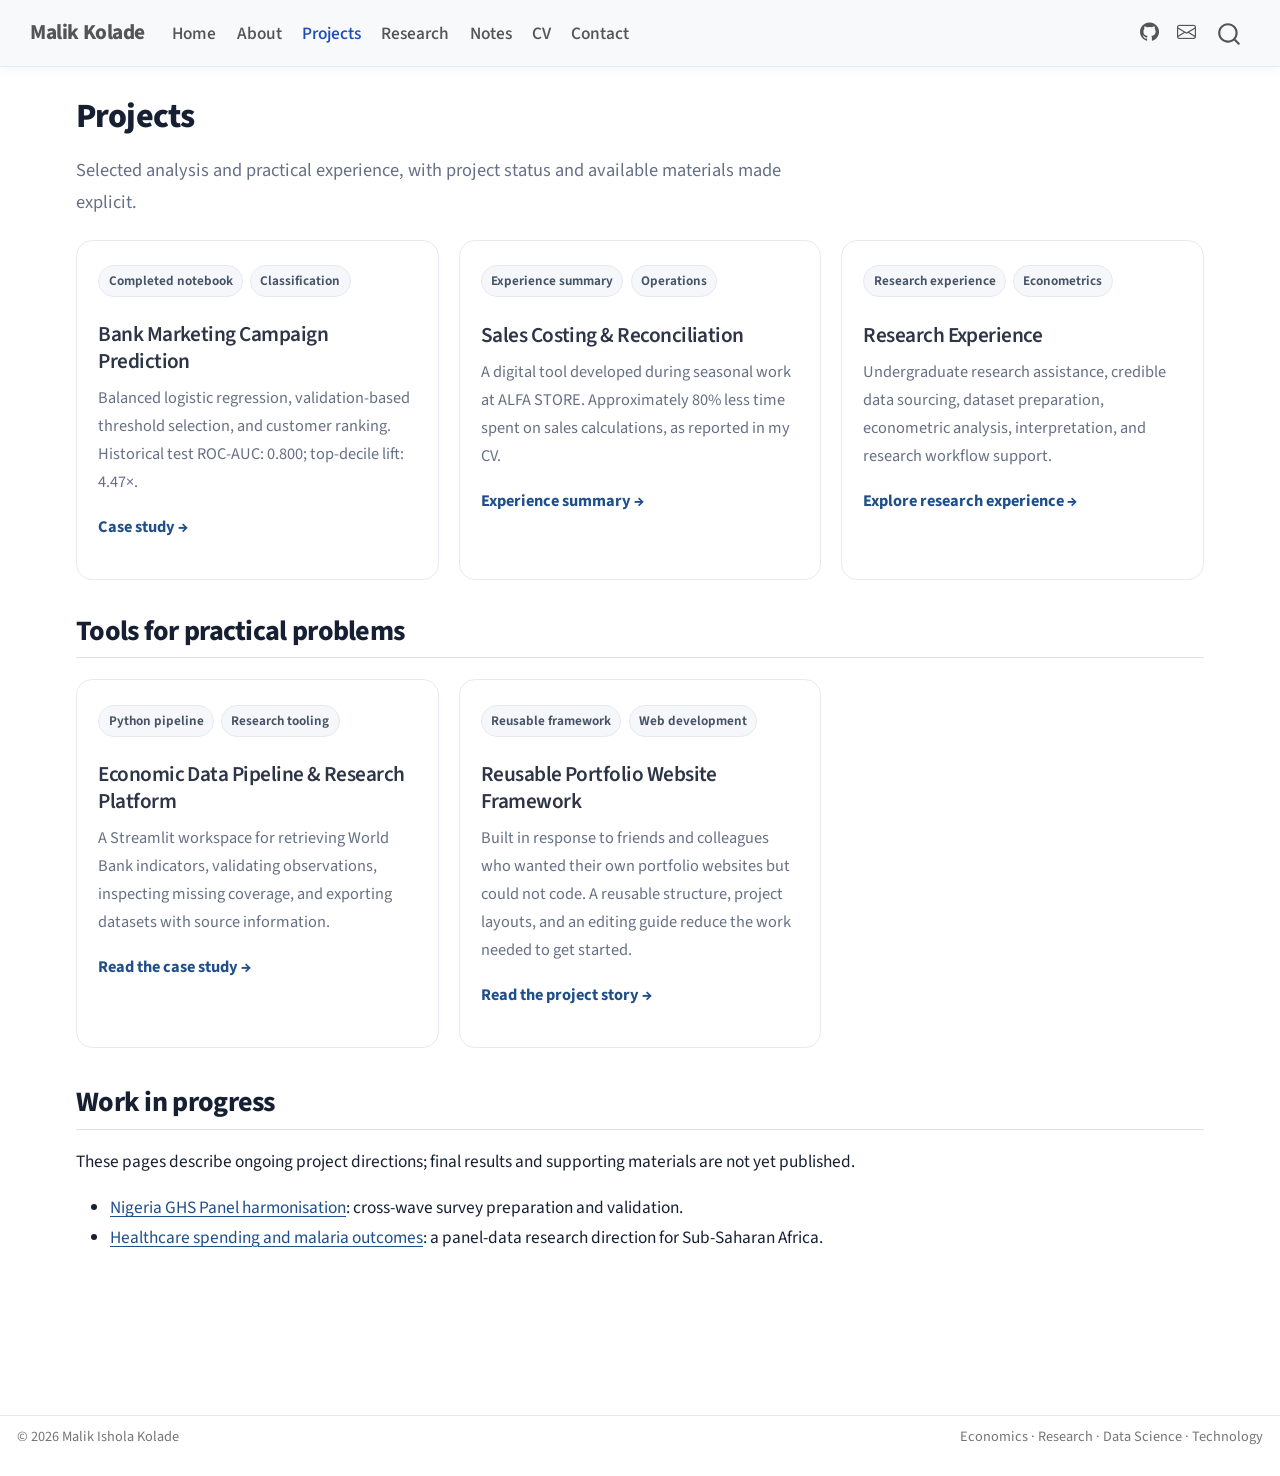
<file: projects.html>
<!DOCTYPE html>
<html xmlns="http://www.w3.org/1999/xhtml" lang="en" xml:lang="en"><head>

<meta charset="utf-8">
<meta name="generator" content="quarto-1.10.18">

<meta name="viewport" content="width=device-width, initial-scale=1.0, user-scalable=yes">


<title>Projects – Malik Kolade</title>
<style>
/* Default styles provided by pandoc.
** See https://pandoc.org/MANUAL.html#variables-for-html for config info.
*/
span.smallcaps{font-variant: small-caps;}
div.columns{display: flex; gap: 1.5em;}
div.column{flex: auto;}
@media screen {
div.columns{gap: min(4vw, 1.5em);}
div.column{overflow-x: auto;}
}
div.hanging-indent{margin-left: 1.5em; text-indent: -1.5em;}
ul.task-list{list-style: none;}
ul.task-list li input[type="checkbox"] {
  width: 0.8em;
  margin: 0 0.8em 0.2em -1em; /* quarto-specific, see https://github.com/quarto-dev/quarto-cli/issues/4556 */ 
  vertical-align: middle;
}
</style>


<script src="site_libs/quarto-nav/quarto-nav.js"></script>
<script src="site_libs/quarto-nav/headroom.min.js"></script>
<script src="site_libs/clipboard/clipboard.min.js"></script>
<script src="site_libs/quarto-search/autocomplete.umd.js"></script>
<script src="site_libs/quarto-search/fuse.min.js"></script>
<script src="site_libs/quarto-search/quarto-search.js"></script>
<meta name="quarto:offset" content="./">
<script src="site_libs/quarto-html/quarto.js" type="module"></script>
<script src="site_libs/quarto-html/tabsets/tabsets.js" type="module"></script>
<script src="site_libs/quarto-html/popper.min.js"></script>
<script src="site_libs/quarto-html/tippy.umd.min.js"></script>
<script src="site_libs/quarto-html/anchor.min.js"></script>
<link href="site_libs/quarto-html/tippy.css" rel="stylesheet">
<link href="site_libs/quarto-html/quarto-syntax-highlighting-64a204ab8560d761af7679ceaba22944.css" rel="stylesheet" id="quarto-text-highlighting-styles">
<script src="site_libs/bootstrap/bootstrap.min.js"></script>
<link href="site_libs/bootstrap/bootstrap-icons.css" rel="stylesheet">
<link href="site_libs/bootstrap/bootstrap-ea1971949f186b5d7ecce1fd3cf000e4.min.css" rel="stylesheet" append-hash="true" id="quarto-bootstrap" data-mode="light">
<script id="quarto-search-options" type="application/json">{
  "location": "navbar",
  "copy-button": false,
  "collapse-after": 3,
  "panel-placement": "end",
  "type": "overlay",
  "limit": 50,
  "keyboard-shortcut": [
    "f",
    "/",
    "s"
  ],
  "show-item-context": false,
  "language": {
    "search-no-results-text": "No results",
    "search-matching-documents-text": "matching documents",
    "search-copy-link-title": "Copy link to search",
    "search-hide-matches-text": "Hide additional matches",
    "search-more-match-text": "more match in this document",
    "search-more-matches-text": "more matches in this document",
    "search-clear-button-title": "Clear",
    "search-text-placeholder": "",
    "search-detached-cancel-button-title": "Cancel",
    "search-submit-button-title": "Submit",
    "search-label": "Search"
  }
}</script>
<style>html{ scroll-behavior: smooth; }</style>


<link rel="stylesheet" href="styles.css">
</head>

<body class="nav-fixed quarto-light">

<div id="quarto-search-results"></div>
  <header id="quarto-header" class="headroom fixed-top">
    <nav class="navbar navbar-expand-lg " data-bs-theme="dark">
      <div class="navbar-container container-fluid">
      <div class="navbar-brand-container mx-auto">
    <a class="navbar-brand" href="./index.html">
    <span class="navbar-title">Malik Kolade</span>
    </a>
  </div>
            <div id="quarto-search" class="" title="Search"></div>
          <button class="navbar-toggler" type="button" data-bs-toggle="collapse" data-bs-target="#navbarCollapse" aria-controls="navbarCollapse" role="menu" aria-expanded="false" aria-label="Toggle navigation" onclick="if (window.quartoToggleHeadroom) { window.quartoToggleHeadroom(); }">
  <span class="navbar-toggler-icon"></span>
</button>
          <div class="collapse navbar-collapse" id="navbarCollapse">
            <ul class="navbar-nav navbar-nav-scroll me-auto">
  <li class="nav-item">
    <a class="nav-link" href="./index.html"> 
<span class="menu-text">Home</span></a>
  </li>  
  <li class="nav-item">
    <a class="nav-link" href="./about.html"> 
<span class="menu-text">About</span></a>
  </li>  
  <li class="nav-item">
    <a class="nav-link active" href="./projects.html" aria-current="page"> 
<span class="menu-text">Projects</span></a>
  </li>  
  <li class="nav-item">
    <a class="nav-link" href="./research.html"> 
<span class="menu-text">Research</span></a>
  </li>  
  <li class="nav-item">
    <a class="nav-link" href="./articles.html"> 
<span class="menu-text">Notes</span></a>
  </li>  
  <li class="nav-item">
    <a class="nav-link" href="./cv.html"> 
<span class="menu-text">CV</span></a>
  </li>  
  <li class="nav-item">
    <a class="nav-link" href="./contact.html"> 
<span class="menu-text">Contact</span></a>
  </li>  
</ul>
            <ul class="navbar-nav navbar-nav-scroll ms-auto">
  <li class="nav-item compact">
    <a class="nav-link" href="https://github.com/Nicholasmile"> <i class="bi bi-github" role="img" aria-label="GitHub profile">
</i> 
<span class="menu-text"></span></a>
  </li>  
  <li class="nav-item compact">
    <a class="nav-link" href="mailto:theonlykolademalik@gmail.com"> <i class="bi bi-envelope" role="img" aria-label="Email Malik">
</i> 
<span class="menu-text"></span></a>
  </li>  
</ul>
          </div> <!-- /navcollapse -->
            <div class="quarto-navbar-tools">
</div>
      </div> <!-- /container-fluid -->
    </nav>
</header>
<!-- content -->
<div id="quarto-content" class="quarto-container page-columns page-rows-contents page-layout-full page-navbar">
<!-- sidebar -->
<!-- margin-sidebar -->
    
<!-- main -->
<main class="content column-page" id="quarto-document-content">

<header id="title-block-header" class="quarto-title-block default">
<div class="quarto-title">
<h1 class="title">Projects</h1>
</div>



<div class="quarto-title-meta column-page">

    
  
    
  </div>
  


</header>


<p class="section-intro">
Selected analysis and practical experience, with project status and available materials made explicit.
</p>
<div class="card-grid">
<div class="project-card">
<p><span class="tag">Completed notebook</span> <span class="tag">Classification</span></p>
<section id="bank-marketing-campaign-prediction" class="level3">
<h3 class="anchored" data-anchor-id="bank-marketing-campaign-prediction">Bank Marketing Campaign Prediction</h3>
<p>Balanced logistic regression, validation-based threshold selection, and customer ranking. Historical test ROC-AUC: 0.800; top-decile lift: 4.47×.</p>
<p><a href="./projects/bank-marketing.html" class="project-link">Case study →</a></p>
</section>
</div>
<div class="project-card">
<p><span class="tag">Experience summary</span> <span class="tag">Operations</span></p>
<section id="sales-costing-reconciliation" class="level3">
<h3 class="anchored" data-anchor-id="sales-costing-reconciliation">Sales Costing &amp; Reconciliation</h3>
<p>A digital tool developed during seasonal work at ALFA STORE. Approximately 80% less time spent on sales calculations, as reported in my CV.</p>
<p><a href="./projects/sales-reconciliation.html" class="project-link">Experience summary →</a></p>
</section>
</div>
<div class="project-card">
<p><span class="tag">Research experience</span> <span class="tag">Econometrics</span></p>
<section id="research-experience" class="level3">
<h3 class="anchored" data-anchor-id="research-experience">Research Experience</h3>
<p>Undergraduate research assistance, credible data sourcing, dataset preparation, econometric analysis, interpretation, and research workflow support.</p>
<p><a href="./research.html" class="project-link">Explore research experience →</a></p>
</section>
</div>
</div>
<section id="tools-for-practical-problems" class="level2">
<h2 class="anchored" data-anchor-id="tools-for-practical-problems">Tools for practical problems</h2>
<div class="card-grid">
<div class="project-card">
<p><span class="tag">Python pipeline</span> <span class="tag">Research tooling</span></p>
<section id="economic-data-pipeline-research-platform" class="level3">
<h3 class="anchored" data-anchor-id="economic-data-pipeline-research-platform">Economic Data Pipeline &amp; Research Platform</h3>
<p>A Streamlit workspace for retrieving World Bank indicators, validating observations, inspecting missing coverage, and exporting datasets with source information.</p>
<p><a href="./projects/economic-data-pipeline.html" class="project-link">Read the case study →</a></p>
</section>
</div>
<div class="project-card">
<p><span class="tag">Reusable framework</span> <span class="tag">Web development</span></p>
<section id="reusable-portfolio-website-framework" class="level3">
<h3 class="anchored" data-anchor-id="reusable-portfolio-website-framework">Reusable Portfolio Website Framework</h3>
<p>Built in response to friends and colleagues who wanted their own portfolio websites but could not code. A reusable structure, project layouts, and an editing guide reduce the work needed to get started.</p>
<p><a href="./projects/reusable-portfolio.html" class="project-link">Read the project story →</a></p>
</section>
</div>
</div>
</section>
<section id="work-in-progress" class="level2">
<h2 class="anchored" data-anchor-id="work-in-progress">Work in progress</h2>
<p>These pages describe ongoing project directions; final results and supporting materials are not yet published.</p>
<ul>
<li><a href="./projects/ghs-panel.html">Nigeria GHS Panel harmonisation</a>: cross-wave survey preparation and validation.</li>
<li><a href="./projects/malaria-health-spending.html">Healthcare spending and malaria outcomes</a>: a panel-data research direction for Sub-Saharan Africa.</li>
</ul>


</section>

<a onclick="window.scrollTo(0, 0); return false;" role="button" id="quarto-back-to-top"><i class="bi bi-arrow-up"></i> Back to top</a></main> <!-- /main -->
<script id="quarto-html-after-body" type="application/javascript">
  window.document.addEventListener("DOMContentLoaded", function (event) {
    const icon = "";
    const anchorJS = new window.AnchorJS();
    anchorJS.options = {
      placement: 'right',
      icon: icon
    };
    anchorJS.add('.anchored');
    const isCodeAnnotation = (el) => {
      for (const clz of el.classList) {
        if (clz.startsWith('code-annotation-')) {                     
          return true;
        }
      }
      return false;
    }
    const onCopySuccess = function(e) {
      // button target
      const button = e.trigger;
      // don't keep focus
      button.blur();
      // flash "checked"
      button.classList.add('code-copy-button-checked');
      var currentTitle = button.getAttribute("title");
      button.setAttribute("title", "Copied!");
      let tooltip;
      if (window.bootstrap) {
        button.setAttribute("data-bs-toggle", "tooltip");
        button.setAttribute("data-bs-placement", "left");
        button.setAttribute("data-bs-title", "Copied!");
        tooltip = new bootstrap.Tooltip(button, 
          { trigger: "manual", 
            customClass: "code-copy-button-tooltip",
            offset: [0, -8]});
        tooltip.show();    
      }
      setTimeout(function() {
        if (tooltip) {
          tooltip.hide();
          button.removeAttribute("data-bs-title");
          button.removeAttribute("data-bs-toggle");
          button.removeAttribute("data-bs-placement");
        }
        button.setAttribute("title", currentTitle);
        button.classList.remove('code-copy-button-checked');
      }, 1000);
      // clear code selection
      e.clearSelection();
    }
    const getTextToCopy = function(trigger) {
      const outerScaffold = trigger.parentElement.cloneNode(true);
      const codeEl = outerScaffold.querySelector('code');
      for (const childEl of codeEl.children) {
        if (isCodeAnnotation(childEl)) {
          childEl.remove();
        }
      }
      return codeEl.innerText;
    }
    const clipboard = new window.ClipboardJS('.code-copy-button:not([data-in-quarto-modal])', {
      text: getTextToCopy
    });
    clipboard.on('success', onCopySuccess);
    if (window.document.getElementById('quarto-embedded-source-code-modal')) {
      const clipboardModal = new window.ClipboardJS('.code-copy-button[data-in-quarto-modal]', {
        text: getTextToCopy,
        container: window.document.getElementById('quarto-embedded-source-code-modal')
      });
      clipboardModal.on('success', onCopySuccess);
    }
      var localhostRegex = new RegExp(/^(?:http|https):\/\/localhost\:?[0-9]*\//);
      var mailtoRegex = new RegExp(/^mailto:/);
        var filterRegex = new RegExp("https:\/\/nicholasmile\.github\.io\/malik_kolade\.github\.io\/");
      var isInternal = (href) => {
          return filterRegex.test(href) || localhostRegex.test(href) || mailtoRegex.test(href);
      }
      // Inspect non-navigation links and adorn them if external
     var links = window.document.querySelectorAll('a[href]:not(.nav-link):not(.navbar-brand):not(.toc-action):not(.sidebar-link):not(.sidebar-item-toggle):not(.pagination-link):not(.no-external):not([aria-hidden]):not(.dropdown-item):not(.quarto-navigation-tool):not(.about-link)');
      for (var i=0; i<links.length; i++) {
        const link = links[i];
        if (!isInternal(link.href)) {
          // undo the damage that might have been done by quarto-nav.js in the case of
          // links that we want to consider external
          if (link.dataset.originalHref !== undefined) {
            link.href = link.dataset.originalHref;
          }
            // target, if specified
            link.setAttribute("target", "_blank");
            if (link.getAttribute("rel") === null) {
              link.setAttribute("rel", "noopener");
            }
        }
      }
    function tippyHover(el, contentFn, onTriggerFn, onUntriggerFn) {
      const config = {
        allowHTML: true,
        maxWidth: 500,
        delay: 100,
        arrow: false,
        appendTo: function(el) {
            return el.parentElement;
        },
        interactive: true,
        interactiveBorder: 10,
        theme: 'quarto',
        placement: 'bottom-start',
      };
      if (contentFn) {
        config.content = contentFn;
      }
      if (onTriggerFn) {
        config.onTrigger = onTriggerFn;
      }
      if (onUntriggerFn) {
        config.onUntrigger = onUntriggerFn;
      }
      window.tippy(el, config); 
    }
    const noterefs = window.document.querySelectorAll('a[role="doc-noteref"]');
    for (var i=0; i<noterefs.length; i++) {
      const ref = noterefs[i];
      tippyHover(ref, function() {
        // use id or data attribute instead here
        let href = ref.getAttribute('data-footnote-href') || ref.getAttribute('href');
        try { href = new URL(href).hash; } catch {}
        const id = href.replace(/^#\/?/, "");
        const note = window.document.getElementById(id);
        if (note) {
          return note.innerHTML;
        } else {
          return "";
        }
      });
    }
    const xrefs = window.document.querySelectorAll('a.quarto-xref');
    const processXRef = (id, note) => {
      // Strip column container classes
      const stripColumnClz = (el) => {
        el.classList.remove("page-full", "page-columns");
        if (el.children) {
          for (const child of el.children) {
            stripColumnClz(child);
          }
        }
      }
      stripColumnClz(note)
      if (id === null || id.startsWith('sec-')) {
        // Special case sections, only their first couple elements
        const container = document.createElement("div");
        if (note.children && note.children.length > 2) {
          container.appendChild(note.children[0].cloneNode(true));
          for (let i = 1; i < note.children.length; i++) {
            const child = note.children[i];
            if (child.tagName === "P" && child.innerText === "") {
              continue;
            } else {
              container.appendChild(child.cloneNode(true));
              break;
            }
          }
          if (window.Quarto?.typesetMath) {
            window.Quarto.typesetMath(container);
          }
          return container.innerHTML
        } else {
          if (window.Quarto?.typesetMath) {
            window.Quarto.typesetMath(note);
          }
          return note.innerHTML;
        }
      } else {
        // Remove any anchor links if they are present
        const anchorLink = note.querySelector('a.anchorjs-link');
        if (anchorLink) {
          anchorLink.remove();
        }
        if (window.Quarto?.typesetMath) {
          window.Quarto.typesetMath(note);
        }
        if (note.classList.contains("callout")) {
          return note.outerHTML;
        } else {
          return note.innerHTML;
        }
      }
    }
    for (var i=0; i<xrefs.length; i++) {
      const xref = xrefs[i];
      tippyHover(xref, undefined, function(instance) {
        instance.disable();
        let url = xref.getAttribute('href');
        let hash = undefined; 
        if (url.startsWith('#')) {
          hash = url;
        } else {
          try { hash = new URL(url).hash; } catch {}
        }
        if (hash) {
          const id = hash.replace(/^#\/?/, "");
          const note = window.document.getElementById(id);
          if (note !== null) {
            try {
              const html = processXRef(id, note.cloneNode(true));
              instance.setContent(html);
            } finally {
              instance.enable();
              instance.show();
            }
          } else {
            // See if we can fetch this
            fetch(url.split('#')[0])
            .then(res => res.text())
            .then(html => {
              const parser = new DOMParser();
              const htmlDoc = parser.parseFromString(html, "text/html");
              const note = htmlDoc.getElementById(id);
              if (note !== null) {
                const html = processXRef(id, note);
                instance.setContent(html);
              } 
            }).finally(() => {
              instance.enable();
              instance.show();
            });
          }
        } else {
          // See if we can fetch a full url (with no hash to target)
          // This is a special case and we should probably do some content thinning / targeting
          fetch(url)
          .then(res => res.text())
          .then(html => {
            const parser = new DOMParser();
            const htmlDoc = parser.parseFromString(html, "text/html");
            const note = htmlDoc.querySelector('main.content');
            if (note !== null) {
              // This should only happen for chapter cross references
              // (since there is no id in the URL)
              // remove the first header
              if (note.children.length > 0 && note.children[0].tagName === "HEADER") {
                note.children[0].remove();
              }
              const html = processXRef(null, note);
              instance.setContent(html);
            } 
          }).finally(() => {
            instance.enable();
            instance.show();
          });
        }
      }, function(instance) {
      });
    }
        let selectedAnnoteEl;
        const selectorForAnnotation = ( cell, annotation) => {
          let cellAttr = 'data-code-cell="' + cell + '"';
          let lineAttr = 'data-code-annotation="' +  annotation + '"';
          const selector = 'span[' + cellAttr + '][' + lineAttr + ']';
          return selector;
        }
        const selectCodeLines = (annoteEl) => {
          const doc = window.document;
          const targetCell = annoteEl.getAttribute("data-target-cell");
          const targetAnnotation = annoteEl.getAttribute("data-target-annotation");
          const annoteSpan = window.document.querySelector(selectorForAnnotation(targetCell, targetAnnotation));
          const lines = annoteSpan.getAttribute("data-code-lines").split(",");
          const lineIds = lines.map((line) => {
            return targetCell + "-" + line;
          })
          let top = null;
          let height = null;
          let parent = null;
          if (lineIds.length > 0) {
              //compute the position of the single el (top and bottom and make a div)
              const el = window.document.getElementById(lineIds[0]);
              top = el.offsetTop;
              height = el.offsetHeight;
              parent = el.parentElement.parentElement;
            if (lineIds.length > 1) {
              const lastEl = window.document.getElementById(lineIds[lineIds.length - 1]);
              const bottom = lastEl.offsetTop + lastEl.offsetHeight;
              height = bottom - top;
            }
            if (top !== null && height !== null && parent !== null) {
              // cook up a div (if necessary) and position it 
              let div = window.document.getElementById("code-annotation-line-highlight");
              if (div === null) {
                div = window.document.createElement("div");
                div.setAttribute("id", "code-annotation-line-highlight");
                div.style.position = 'absolute';
                parent.appendChild(div);
              }
              div.style.top = top - 2 + "px";
              div.style.height = height + 4 + "px";
              div.style.left = 0;
              let gutterDiv = window.document.getElementById("code-annotation-line-highlight-gutter");
              if (gutterDiv === null) {
                gutterDiv = window.document.createElement("div");
                gutterDiv.setAttribute("id", "code-annotation-line-highlight-gutter");
                gutterDiv.style.position = 'absolute';
                const codeCell = window.document.getElementById(targetCell);
                const gutter = codeCell.querySelector('.code-annotation-gutter');
                gutter.appendChild(gutterDiv);
              }
              gutterDiv.style.top = top - 2 + "px";
              gutterDiv.style.height = height + 4 + "px";
            }
            selectedAnnoteEl = annoteEl;
          }
        };
        const unselectCodeLines = () => {
          const elementsIds = ["code-annotation-line-highlight", "code-annotation-line-highlight-gutter"];
          elementsIds.forEach((elId) => {
            const div = window.document.getElementById(elId);
            if (div) {
              div.remove();
            }
          });
          selectedAnnoteEl = undefined;
        };
          // Handle positioning of the toggle
      window.addEventListener(
        "resize",
        throttle(() => {
          elRect = undefined;
          if (selectedAnnoteEl) {
            selectCodeLines(selectedAnnoteEl);
          }
        }, 10)
      );
      function throttle(fn, ms) {
      let throttle = false;
      let timer;
        return (...args) => {
          if(!throttle) { // first call gets through
              fn.apply(this, args);
              throttle = true;
          } else { // all the others get throttled
              if(timer) clearTimeout(timer); // cancel #2
              timer = setTimeout(() => {
                fn.apply(this, args);
                timer = throttle = false;
              }, ms);
          }
        };
      }
        // Attach click handler to the DT
        const annoteDls = window.document.querySelectorAll('dt[data-target-cell]');
        for (const annoteDlNode of annoteDls) {
          annoteDlNode.addEventListener('click', (event) => {
            const clickedEl = event.target;
            if (clickedEl !== selectedAnnoteEl) {
              unselectCodeLines();
              const activeEl = window.document.querySelector('dt[data-target-cell].code-annotation-active');
              if (activeEl) {
                activeEl.classList.remove('code-annotation-active');
              }
              selectCodeLines(clickedEl);
              clickedEl.classList.add('code-annotation-active');
            } else {
              // Unselect the line
              unselectCodeLines();
              clickedEl.classList.remove('code-annotation-active');
            }
          });
        }
    const findCites = (el) => {
      const parentEl = el.parentElement;
      if (parentEl) {
        const cites = parentEl.dataset.cites;
        if (cites) {
          return {
            el,
            cites: cites.split(' ')
          };
        } else {
          return findCites(el.parentElement)
        }
      } else {
        return undefined;
      }
    };
    var bibliorefs = window.document.querySelectorAll('a[role="doc-biblioref"]');
    for (var i=0; i<bibliorefs.length; i++) {
      const ref = bibliorefs[i];
      const citeInfo = findCites(ref);
      if (citeInfo) {
        tippyHover(citeInfo.el, function() {
          var popup = window.document.createElement('div');
          citeInfo.cites.forEach(function(cite) {
            var citeDiv = window.document.createElement('div');
            citeDiv.classList.add('hanging-indent');
            citeDiv.classList.add('csl-entry');
            var biblioDiv = window.document.getElementById('ref-' + cite);
            if (biblioDiv) {
              citeDiv.innerHTML = biblioDiv.innerHTML;
            }
            popup.appendChild(citeDiv);
          });
          return popup.innerHTML;
        });
      }
    }
  });
  </script>
</div> <!-- /content -->
<footer class="footer">
  <div class="nav-footer">
    <div class="nav-footer-left">
<p>© 2026 Malik Ishola Kolade</p>
</div>   
    <div class="nav-footer-center">
      &nbsp;
    </div>
    <div class="nav-footer-right">
<p>Economics · Research · Data Science · Technology</p>
</div>
  </div>
</footer>




<script src="site_libs/quarto-html/zenscroll-min.js"></script>
</body></html>
</file>
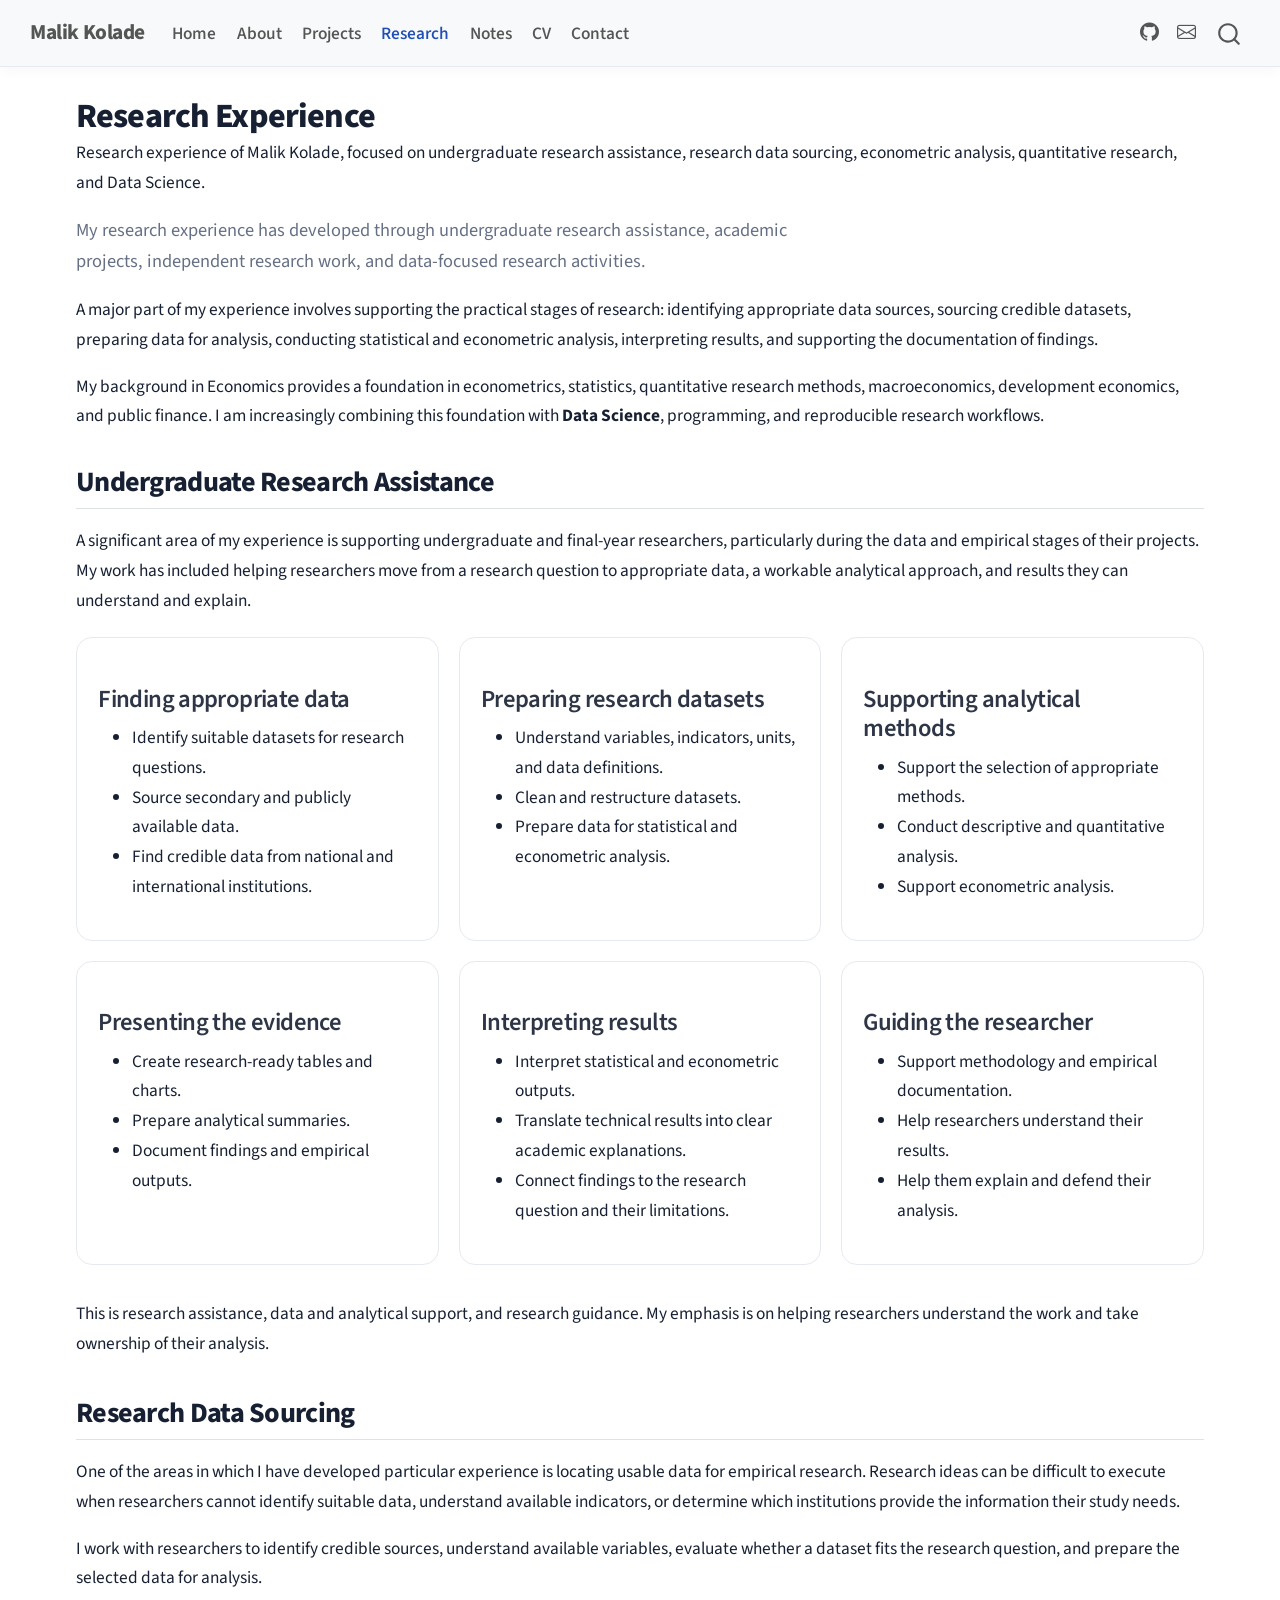
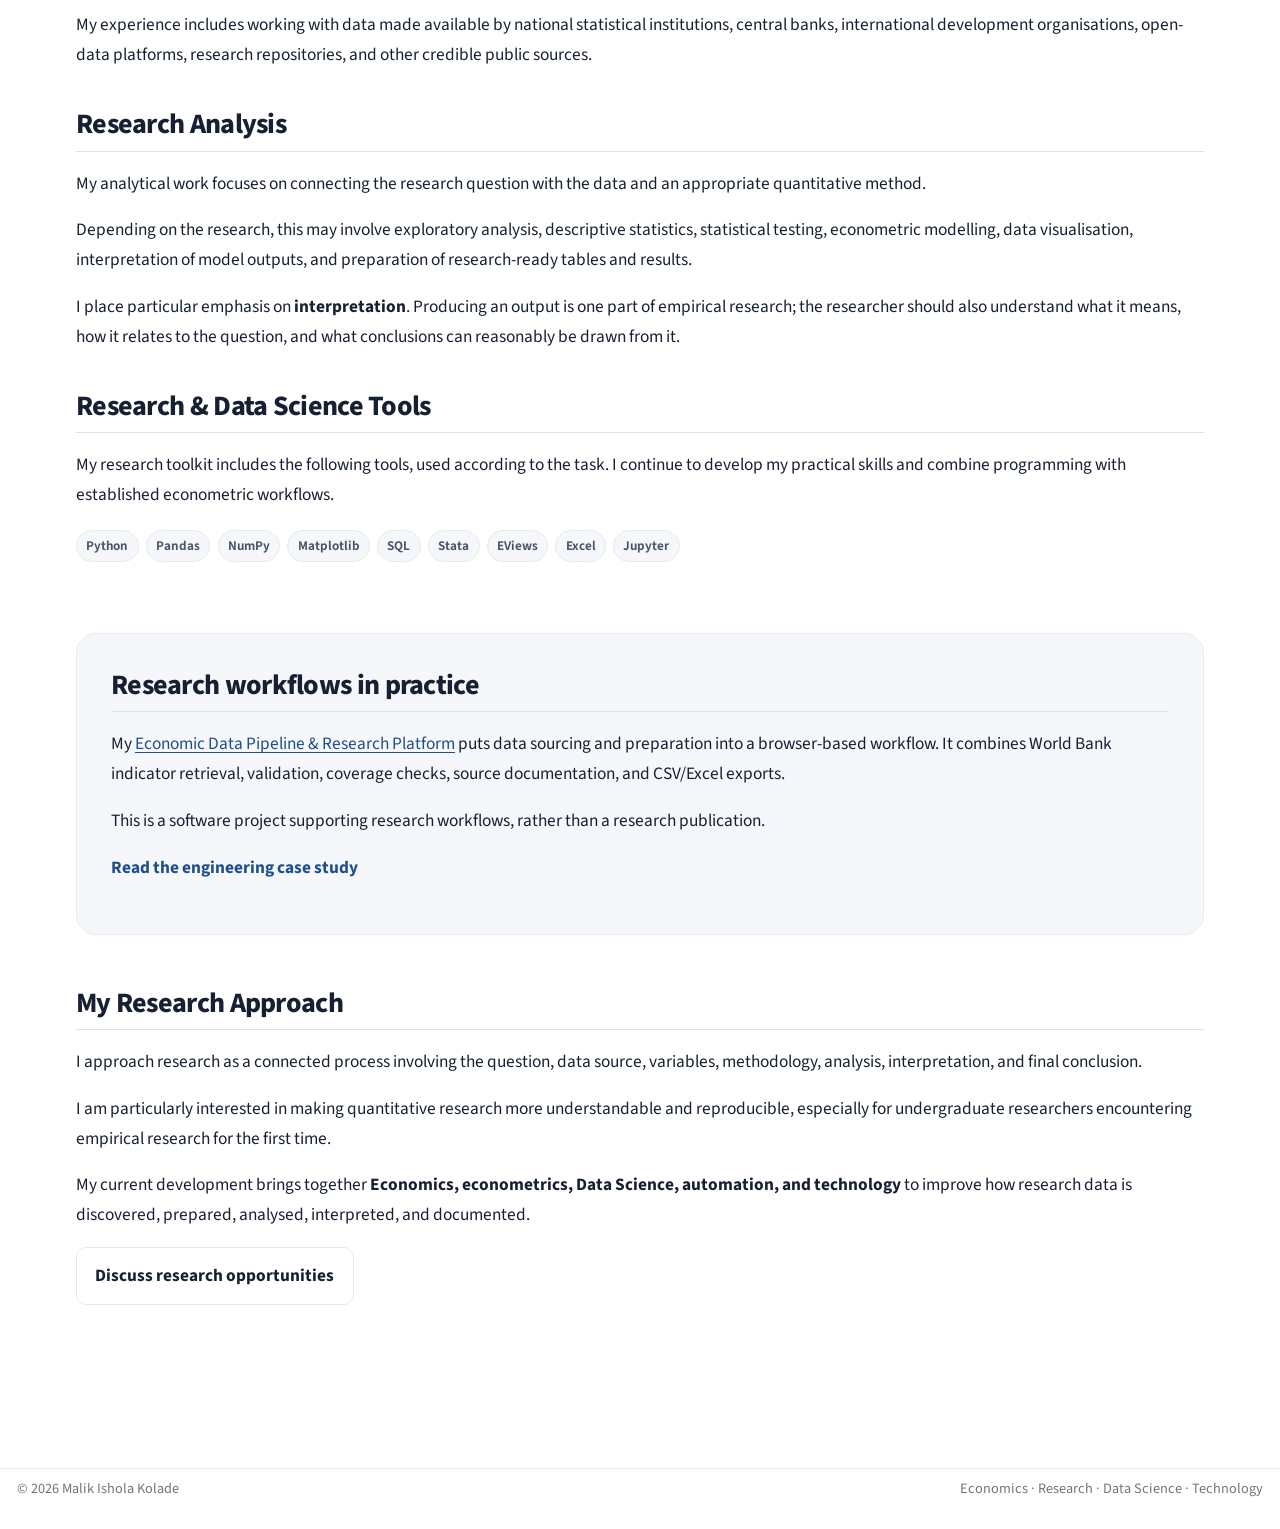
<file: research.html>
<!DOCTYPE html>
<html xmlns="http://www.w3.org/1999/xhtml" lang="en" xml:lang="en"><head>

<meta charset="utf-8">
<meta name="generator" content="quarto-1.10.18">

<meta name="viewport" content="width=device-width, initial-scale=1.0, user-scalable=yes">

<meta name="description" content="Research experience of Malik Kolade, focused on undergraduate research assistance, research data sourcing, econometric analysis, quantitative research, and Data Science.">

<title>Research Experience – Malik Kolade</title>
<style>
/* Default styles provided by pandoc.
** See https://pandoc.org/MANUAL.html#variables-for-html for config info.
*/
span.smallcaps{font-variant: small-caps;}
div.columns{display: flex; gap: 1.5em;}
div.column{flex: auto;}
@media screen {
div.columns{gap: min(4vw, 1.5em);}
div.column{overflow-x: auto;}
}
div.hanging-indent{margin-left: 1.5em; text-indent: -1.5em;}
ul.task-list{list-style: none;}
ul.task-list li input[type="checkbox"] {
  width: 0.8em;
  margin: 0 0.8em 0.2em -1em; /* quarto-specific, see https://github.com/quarto-dev/quarto-cli/issues/4556 */ 
  vertical-align: middle;
}
</style>


<script src="site_libs/quarto-nav/quarto-nav.js"></script>
<script src="site_libs/quarto-nav/headroom.min.js"></script>
<script src="site_libs/clipboard/clipboard.min.js"></script>
<script src="site_libs/quarto-search/autocomplete.umd.js"></script>
<script src="site_libs/quarto-search/fuse.min.js"></script>
<script src="site_libs/quarto-search/quarto-search.js"></script>
<meta name="quarto:offset" content="./">
<script src="site_libs/quarto-html/quarto.js" type="module"></script>
<script src="site_libs/quarto-html/tabsets/tabsets.js" type="module"></script>
<script src="site_libs/quarto-html/popper.min.js"></script>
<script src="site_libs/quarto-html/tippy.umd.min.js"></script>
<script src="site_libs/quarto-html/anchor.min.js"></script>
<link href="site_libs/quarto-html/tippy.css" rel="stylesheet">
<link href="site_libs/quarto-html/quarto-syntax-highlighting-64a204ab8560d761af7679ceaba22944.css" rel="stylesheet" id="quarto-text-highlighting-styles">
<script src="site_libs/bootstrap/bootstrap.min.js"></script>
<link href="site_libs/bootstrap/bootstrap-icons.css" rel="stylesheet">
<link href="site_libs/bootstrap/bootstrap-ea1971949f186b5d7ecce1fd3cf000e4.min.css" rel="stylesheet" append-hash="true" id="quarto-bootstrap" data-mode="light">
<script id="quarto-search-options" type="application/json">{
  "location": "navbar",
  "copy-button": false,
  "collapse-after": 3,
  "panel-placement": "end",
  "type": "overlay",
  "limit": 50,
  "keyboard-shortcut": [
    "f",
    "/",
    "s"
  ],
  "show-item-context": false,
  "language": {
    "search-no-results-text": "No results",
    "search-matching-documents-text": "matching documents",
    "search-copy-link-title": "Copy link to search",
    "search-hide-matches-text": "Hide additional matches",
    "search-more-match-text": "more match in this document",
    "search-more-matches-text": "more matches in this document",
    "search-clear-button-title": "Clear",
    "search-text-placeholder": "",
    "search-detached-cancel-button-title": "Cancel",
    "search-submit-button-title": "Submit",
    "search-label": "Search"
  }
}</script>
<style>html{ scroll-behavior: smooth; }</style>


<link rel="stylesheet" href="styles.css">
</head>

<body class="nav-fixed quarto-light">

<div id="quarto-search-results"></div>
  <header id="quarto-header" class="headroom fixed-top">
    <nav class="navbar navbar-expand-lg " data-bs-theme="dark">
      <div class="navbar-container container-fluid">
      <div class="navbar-brand-container mx-auto">
    <a class="navbar-brand" href="./index.html">
    <span class="navbar-title">Malik Kolade</span>
    </a>
  </div>
            <div id="quarto-search" class="" title="Search"></div>
          <button class="navbar-toggler" type="button" data-bs-toggle="collapse" data-bs-target="#navbarCollapse" aria-controls="navbarCollapse" role="menu" aria-expanded="false" aria-label="Toggle navigation" onclick="if (window.quartoToggleHeadroom) { window.quartoToggleHeadroom(); }">
  <span class="navbar-toggler-icon"></span>
</button>
          <div class="collapse navbar-collapse" id="navbarCollapse">
            <ul class="navbar-nav navbar-nav-scroll me-auto">
  <li class="nav-item">
    <a class="nav-link" href="./index.html"> 
<span class="menu-text">Home</span></a>
  </li>  
  <li class="nav-item">
    <a class="nav-link" href="./about.html"> 
<span class="menu-text">About</span></a>
  </li>  
  <li class="nav-item">
    <a class="nav-link" href="./projects.html"> 
<span class="menu-text">Projects</span></a>
  </li>  
  <li class="nav-item">
    <a class="nav-link active" href="./research.html" aria-current="page"> 
<span class="menu-text">Research</span></a>
  </li>  
  <li class="nav-item">
    <a class="nav-link" href="./articles.html"> 
<span class="menu-text">Notes</span></a>
  </li>  
  <li class="nav-item">
    <a class="nav-link" href="./cv.html"> 
<span class="menu-text">CV</span></a>
  </li>  
  <li class="nav-item">
    <a class="nav-link" href="./contact.html"> 
<span class="menu-text">Contact</span></a>
  </li>  
</ul>
            <ul class="navbar-nav navbar-nav-scroll ms-auto">
  <li class="nav-item compact">
    <a class="nav-link" href="https://github.com/Nicholasmile"> <i class="bi bi-github" role="img" aria-label="GitHub profile">
</i> 
<span class="menu-text"></span></a>
  </li>  
  <li class="nav-item compact">
    <a class="nav-link" href="mailto:theonlykolademalik@gmail.com"> <i class="bi bi-envelope" role="img" aria-label="Email Malik">
</i> 
<span class="menu-text"></span></a>
  </li>  
</ul>
          </div> <!-- /navcollapse -->
            <div class="quarto-navbar-tools">
</div>
      </div> <!-- /container-fluid -->
    </nav>
</header>
<!-- content -->
<div id="quarto-content" class="quarto-container page-columns page-rows-contents page-layout-full page-navbar">
<!-- sidebar -->
<!-- margin-sidebar -->
    
<!-- main -->
<main class="content column-page" id="quarto-document-content">

<header id="title-block-header" class="quarto-title-block default">
<div class="quarto-title">
<h1 class="title">Research Experience</h1>
</div>

<div>
  <div class="description">
    Research experience of Malik Kolade, focused on undergraduate research assistance, research data sourcing, econometric analysis, quantitative research, and Data Science.
  </div>
</div>


<div class="quarto-title-meta column-page">

    
  
    
  </div>
  


</header>


<p class="section-intro">
My research experience has developed through undergraduate research assistance, academic projects, independent research work, and data-focused research activities.
</p>
<p>A major part of my experience involves supporting the practical stages of research: identifying appropriate data sources, sourcing credible datasets, preparing data for analysis, conducting statistical and econometric analysis, interpreting results, and supporting the documentation of findings.</p>
<p>My background in Economics provides a foundation in econometrics, statistics, quantitative research methods, macroeconomics, development economics, and public finance. I am increasingly combining this foundation with <strong>Data Science</strong>, programming, and reproducible research workflows.</p>
<section id="undergraduate-research-assistance" class="level2">
<h2 class="anchored" data-anchor-id="undergraduate-research-assistance">Undergraduate Research Assistance</h2>
<p>A significant area of my experience is supporting undergraduate and final-year researchers, particularly during the data and empirical stages of their projects. My work has included helping researchers move from a research question to appropriate data, a workable analytical approach, and results they can understand and explain.</p>
<div class="card-grid">
<section id="finding-appropriate-data" class="level3 info-card">
<h3 class="anchored" data-anchor-id="finding-appropriate-data">Finding appropriate data</h3>
<ul>
<li>Identify suitable datasets for research questions.</li>
<li>Source secondary and publicly available data.</li>
<li>Find credible data from national and international institutions.</li>
</ul>
</section>
<section id="preparing-research-datasets" class="level3 info-card">
<h3 class="anchored" data-anchor-id="preparing-research-datasets">Preparing research datasets</h3>
<ul>
<li>Understand variables, indicators, units, and data definitions.</li>
<li>Clean and restructure datasets.</li>
<li>Prepare data for statistical and econometric analysis.</li>
</ul>
</section>
<section id="supporting-analytical-methods" class="level3 info-card">
<h3 class="anchored" data-anchor-id="supporting-analytical-methods">Supporting analytical methods</h3>
<ul>
<li>Support the selection of appropriate methods.</li>
<li>Conduct descriptive and quantitative analysis.</li>
<li>Support econometric analysis.</li>
</ul>
</section>
<section id="presenting-the-evidence" class="level3 info-card">
<h3 class="anchored" data-anchor-id="presenting-the-evidence">Presenting the evidence</h3>
<ul>
<li>Create research-ready tables and charts.</li>
<li>Prepare analytical summaries.</li>
<li>Document findings and empirical outputs.</li>
</ul>
</section>
<section id="interpreting-results" class="level3 info-card">
<h3 class="anchored" data-anchor-id="interpreting-results">Interpreting results</h3>
<ul>
<li>Interpret statistical and econometric outputs.</li>
<li>Translate technical results into clear academic explanations.</li>
<li>Connect findings to the research question and their limitations.</li>
</ul>
</section>
<section id="guiding-the-researcher" class="level3 info-card">
<h3 class="anchored" data-anchor-id="guiding-the-researcher">Guiding the researcher</h3>
<ul>
<li>Support methodology and empirical documentation.</li>
<li>Help researchers understand their results.</li>
<li>Help them explain and defend their analysis.</li>
</ul>
</section>
</div>
<p>This is research assistance, data and analytical support, and research guidance. My emphasis is on helping researchers understand the work and take ownership of their analysis.</p>
</section>
<section id="research-data-sourcing" class="level2">
<h2 class="anchored" data-anchor-id="research-data-sourcing">Research Data Sourcing</h2>
<p>One of the areas in which I have developed particular experience is locating usable data for empirical research. Research ideas can be difficult to execute when researchers cannot identify suitable data, understand available indicators, or determine which institutions provide the information their study needs.</p>
<p>I work with researchers to identify credible sources, understand available variables, evaluate whether a dataset fits the research question, and prepare the selected data for analysis.</p>
<p>My experience includes working with data made available by national statistical institutions, central banks, international development organisations, open-data platforms, research repositories, and other credible public sources.</p>
</section>
<section id="research-analysis" class="level2">
<h2 class="anchored" data-anchor-id="research-analysis">Research Analysis</h2>
<p>My analytical work focuses on connecting the research question with the data and an appropriate quantitative method.</p>
<p>Depending on the research, this may involve exploratory analysis, descriptive statistics, statistical testing, econometric modelling, data visualisation, interpretation of model outputs, and preparation of research-ready tables and results.</p>
<p>I place particular emphasis on <strong>interpretation</strong>. Producing an output is one part of empirical research; the researcher should also understand what it means, how it relates to the question, and what conclusions can reasonably be drawn from it.</p>
</section>
<section id="research-data-science-tools" class="level2">
<h2 class="anchored" data-anchor-id="research-data-science-tools">Research &amp; Data Science Tools</h2>
<p>My research toolkit includes the following tools, used according to the task. I continue to develop my practical skills and combine programming with established econometric workflows.</p>
<div class="project-meta">
<p><span class="tag">Python</span> <span class="tag">Pandas</span> <span class="tag">NumPy</span> <span class="tag">Matplotlib</span> <span class="tag">SQL</span> <span class="tag">Stata</span> <span class="tag">EViews</span> <span class="tag">Excel</span> <span class="tag">Jupyter</span></p>
</div>
</section>
<section id="research-workflows-in-practice" class="level2 feature-band">
<h2 class="anchored" data-anchor-id="research-workflows-in-practice">Research workflows in practice</h2>
<p>My <a href="./projects/economic-data-pipeline.html">Economic Data Pipeline &amp; Research Platform</a> puts data sourcing and preparation into a browser-based workflow. It combines World Bank indicator retrieval, validation, coverage checks, source documentation, and CSV/Excel exports.</p>
<p>This is a software project supporting research workflows, rather than a research publication.</p>
<p><a href="./projects/economic-data-pipeline.html" class="project-link">Read the engineering case study</a></p>
</section>
<section id="my-research-approach" class="level2">
<h2 class="anchored" data-anchor-id="my-research-approach">My Research Approach</h2>
<p>I approach research as a connected process involving the question, data source, variables, methodology, analysis, interpretation, and final conclusion.</p>
<p>I am particularly interested in making quantitative research more understandable and reproducible, especially for undergraduate researchers encountering empirical research for the first time.</p>
<p>My current development brings together <strong>Economics, econometrics, Data Science, automation, and technology</strong> to improve how research data is discovered, prepared, analysed, interpreted, and documented.</p>
<p><a href="./contact.html" class="btn-secondary-custom">Discuss research opportunities</a></p>


</section>

<a onclick="window.scrollTo(0, 0); return false;" role="button" id="quarto-back-to-top"><i class="bi bi-arrow-up"></i> Back to top</a></main> <!-- /main -->
<script id="quarto-html-after-body" type="application/javascript">
  window.document.addEventListener("DOMContentLoaded", function (event) {
    const icon = "";
    const anchorJS = new window.AnchorJS();
    anchorJS.options = {
      placement: 'right',
      icon: icon
    };
    anchorJS.add('.anchored');
    const isCodeAnnotation = (el) => {
      for (const clz of el.classList) {
        if (clz.startsWith('code-annotation-')) {                     
          return true;
        }
      }
      return false;
    }
    const onCopySuccess = function(e) {
      // button target
      const button = e.trigger;
      // don't keep focus
      button.blur();
      // flash "checked"
      button.classList.add('code-copy-button-checked');
      var currentTitle = button.getAttribute("title");
      button.setAttribute("title", "Copied!");
      let tooltip;
      if (window.bootstrap) {
        button.setAttribute("data-bs-toggle", "tooltip");
        button.setAttribute("data-bs-placement", "left");
        button.setAttribute("data-bs-title", "Copied!");
        tooltip = new bootstrap.Tooltip(button, 
          { trigger: "manual", 
            customClass: "code-copy-button-tooltip",
            offset: [0, -8]});
        tooltip.show();    
      }
      setTimeout(function() {
        if (tooltip) {
          tooltip.hide();
          button.removeAttribute("data-bs-title");
          button.removeAttribute("data-bs-toggle");
          button.removeAttribute("data-bs-placement");
        }
        button.setAttribute("title", currentTitle);
        button.classList.remove('code-copy-button-checked');
      }, 1000);
      // clear code selection
      e.clearSelection();
    }
    const getTextToCopy = function(trigger) {
      const outerScaffold = trigger.parentElement.cloneNode(true);
      const codeEl = outerScaffold.querySelector('code');
      for (const childEl of codeEl.children) {
        if (isCodeAnnotation(childEl)) {
          childEl.remove();
        }
      }
      return codeEl.innerText;
    }
    const clipboard = new window.ClipboardJS('.code-copy-button:not([data-in-quarto-modal])', {
      text: getTextToCopy
    });
    clipboard.on('success', onCopySuccess);
    if (window.document.getElementById('quarto-embedded-source-code-modal')) {
      const clipboardModal = new window.ClipboardJS('.code-copy-button[data-in-quarto-modal]', {
        text: getTextToCopy,
        container: window.document.getElementById('quarto-embedded-source-code-modal')
      });
      clipboardModal.on('success', onCopySuccess);
    }
      var localhostRegex = new RegExp(/^(?:http|https):\/\/localhost\:?[0-9]*\//);
      var mailtoRegex = new RegExp(/^mailto:/);
        var filterRegex = new RegExp("https:\/\/nicholasmile\.github\.io\/malik_kolade\.github\.io\/");
      var isInternal = (href) => {
          return filterRegex.test(href) || localhostRegex.test(href) || mailtoRegex.test(href);
      }
      // Inspect non-navigation links and adorn them if external
     var links = window.document.querySelectorAll('a[href]:not(.nav-link):not(.navbar-brand):not(.toc-action):not(.sidebar-link):not(.sidebar-item-toggle):not(.pagination-link):not(.no-external):not([aria-hidden]):not(.dropdown-item):not(.quarto-navigation-tool):not(.about-link)');
      for (var i=0; i<links.length; i++) {
        const link = links[i];
        if (!isInternal(link.href)) {
          // undo the damage that might have been done by quarto-nav.js in the case of
          // links that we want to consider external
          if (link.dataset.originalHref !== undefined) {
            link.href = link.dataset.originalHref;
          }
            // target, if specified
            link.setAttribute("target", "_blank");
            if (link.getAttribute("rel") === null) {
              link.setAttribute("rel", "noopener");
            }
        }
      }
    function tippyHover(el, contentFn, onTriggerFn, onUntriggerFn) {
      const config = {
        allowHTML: true,
        maxWidth: 500,
        delay: 100,
        arrow: false,
        appendTo: function(el) {
            return el.parentElement;
        },
        interactive: true,
        interactiveBorder: 10,
        theme: 'quarto',
        placement: 'bottom-start',
      };
      if (contentFn) {
        config.content = contentFn;
      }
      if (onTriggerFn) {
        config.onTrigger = onTriggerFn;
      }
      if (onUntriggerFn) {
        config.onUntrigger = onUntriggerFn;
      }
      window.tippy(el, config); 
    }
    const noterefs = window.document.querySelectorAll('a[role="doc-noteref"]');
    for (var i=0; i<noterefs.length; i++) {
      const ref = noterefs[i];
      tippyHover(ref, function() {
        // use id or data attribute instead here
        let href = ref.getAttribute('data-footnote-href') || ref.getAttribute('href');
        try { href = new URL(href).hash; } catch {}
        const id = href.replace(/^#\/?/, "");
        const note = window.document.getElementById(id);
        if (note) {
          return note.innerHTML;
        } else {
          return "";
        }
      });
    }
    const xrefs = window.document.querySelectorAll('a.quarto-xref');
    const processXRef = (id, note) => {
      // Strip column container classes
      const stripColumnClz = (el) => {
        el.classList.remove("page-full", "page-columns");
        if (el.children) {
          for (const child of el.children) {
            stripColumnClz(child);
          }
        }
      }
      stripColumnClz(note)
      if (id === null || id.startsWith('sec-')) {
        // Special case sections, only their first couple elements
        const container = document.createElement("div");
        if (note.children && note.children.length > 2) {
          container.appendChild(note.children[0].cloneNode(true));
          for (let i = 1; i < note.children.length; i++) {
            const child = note.children[i];
            if (child.tagName === "P" && child.innerText === "") {
              continue;
            } else {
              container.appendChild(child.cloneNode(true));
              break;
            }
          }
          if (window.Quarto?.typesetMath) {
            window.Quarto.typesetMath(container);
          }
          return container.innerHTML
        } else {
          if (window.Quarto?.typesetMath) {
            window.Quarto.typesetMath(note);
          }
          return note.innerHTML;
        }
      } else {
        // Remove any anchor links if they are present
        const anchorLink = note.querySelector('a.anchorjs-link');
        if (anchorLink) {
          anchorLink.remove();
        }
        if (window.Quarto?.typesetMath) {
          window.Quarto.typesetMath(note);
        }
        if (note.classList.contains("callout")) {
          return note.outerHTML;
        } else {
          return note.innerHTML;
        }
      }
    }
    for (var i=0; i<xrefs.length; i++) {
      const xref = xrefs[i];
      tippyHover(xref, undefined, function(instance) {
        instance.disable();
        let url = xref.getAttribute('href');
        let hash = undefined; 
        if (url.startsWith('#')) {
          hash = url;
        } else {
          try { hash = new URL(url).hash; } catch {}
        }
        if (hash) {
          const id = hash.replace(/^#\/?/, "");
          const note = window.document.getElementById(id);
          if (note !== null) {
            try {
              const html = processXRef(id, note.cloneNode(true));
              instance.setContent(html);
            } finally {
              instance.enable();
              instance.show();
            }
          } else {
            // See if we can fetch this
            fetch(url.split('#')[0])
            .then(res => res.text())
            .then(html => {
              const parser = new DOMParser();
              const htmlDoc = parser.parseFromString(html, "text/html");
              const note = htmlDoc.getElementById(id);
              if (note !== null) {
                const html = processXRef(id, note);
                instance.setContent(html);
              } 
            }).finally(() => {
              instance.enable();
              instance.show();
            });
          }
        } else {
          // See if we can fetch a full url (with no hash to target)
          // This is a special case and we should probably do some content thinning / targeting
          fetch(url)
          .then(res => res.text())
          .then(html => {
            const parser = new DOMParser();
            const htmlDoc = parser.parseFromString(html, "text/html");
            const note = htmlDoc.querySelector('main.content');
            if (note !== null) {
              // This should only happen for chapter cross references
              // (since there is no id in the URL)
              // remove the first header
              if (note.children.length > 0 && note.children[0].tagName === "HEADER") {
                note.children[0].remove();
              }
              const html = processXRef(null, note);
              instance.setContent(html);
            } 
          }).finally(() => {
            instance.enable();
            instance.show();
          });
        }
      }, function(instance) {
      });
    }
        let selectedAnnoteEl;
        const selectorForAnnotation = ( cell, annotation) => {
          let cellAttr = 'data-code-cell="' + cell + '"';
          let lineAttr = 'data-code-annotation="' +  annotation + '"';
          const selector = 'span[' + cellAttr + '][' + lineAttr + ']';
          return selector;
        }
        const selectCodeLines = (annoteEl) => {
          const doc = window.document;
          const targetCell = annoteEl.getAttribute("data-target-cell");
          const targetAnnotation = annoteEl.getAttribute("data-target-annotation");
          const annoteSpan = window.document.querySelector(selectorForAnnotation(targetCell, targetAnnotation));
          const lines = annoteSpan.getAttribute("data-code-lines").split(",");
          const lineIds = lines.map((line) => {
            return targetCell + "-" + line;
          })
          let top = null;
          let height = null;
          let parent = null;
          if (lineIds.length > 0) {
              //compute the position of the single el (top and bottom and make a div)
              const el = window.document.getElementById(lineIds[0]);
              top = el.offsetTop;
              height = el.offsetHeight;
              parent = el.parentElement.parentElement;
            if (lineIds.length > 1) {
              const lastEl = window.document.getElementById(lineIds[lineIds.length - 1]);
              const bottom = lastEl.offsetTop + lastEl.offsetHeight;
              height = bottom - top;
            }
            if (top !== null && height !== null && parent !== null) {
              // cook up a div (if necessary) and position it 
              let div = window.document.getElementById("code-annotation-line-highlight");
              if (div === null) {
                div = window.document.createElement("div");
                div.setAttribute("id", "code-annotation-line-highlight");
                div.style.position = 'absolute';
                parent.appendChild(div);
              }
              div.style.top = top - 2 + "px";
              div.style.height = height + 4 + "px";
              div.style.left = 0;
              let gutterDiv = window.document.getElementById("code-annotation-line-highlight-gutter");
              if (gutterDiv === null) {
                gutterDiv = window.document.createElement("div");
                gutterDiv.setAttribute("id", "code-annotation-line-highlight-gutter");
                gutterDiv.style.position = 'absolute';
                const codeCell = window.document.getElementById(targetCell);
                const gutter = codeCell.querySelector('.code-annotation-gutter');
                gutter.appendChild(gutterDiv);
              }
              gutterDiv.style.top = top - 2 + "px";
              gutterDiv.style.height = height + 4 + "px";
            }
            selectedAnnoteEl = annoteEl;
          }
        };
        const unselectCodeLines = () => {
          const elementsIds = ["code-annotation-line-highlight", "code-annotation-line-highlight-gutter"];
          elementsIds.forEach((elId) => {
            const div = window.document.getElementById(elId);
            if (div) {
              div.remove();
            }
          });
          selectedAnnoteEl = undefined;
        };
          // Handle positioning of the toggle
      window.addEventListener(
        "resize",
        throttle(() => {
          elRect = undefined;
          if (selectedAnnoteEl) {
            selectCodeLines(selectedAnnoteEl);
          }
        }, 10)
      );
      function throttle(fn, ms) {
      let throttle = false;
      let timer;
        return (...args) => {
          if(!throttle) { // first call gets through
              fn.apply(this, args);
              throttle = true;
          } else { // all the others get throttled
              if(timer) clearTimeout(timer); // cancel #2
              timer = setTimeout(() => {
                fn.apply(this, args);
                timer = throttle = false;
              }, ms);
          }
        };
      }
        // Attach click handler to the DT
        const annoteDls = window.document.querySelectorAll('dt[data-target-cell]');
        for (const annoteDlNode of annoteDls) {
          annoteDlNode.addEventListener('click', (event) => {
            const clickedEl = event.target;
            if (clickedEl !== selectedAnnoteEl) {
              unselectCodeLines();
              const activeEl = window.document.querySelector('dt[data-target-cell].code-annotation-active');
              if (activeEl) {
                activeEl.classList.remove('code-annotation-active');
              }
              selectCodeLines(clickedEl);
              clickedEl.classList.add('code-annotation-active');
            } else {
              // Unselect the line
              unselectCodeLines();
              clickedEl.classList.remove('code-annotation-active');
            }
          });
        }
    const findCites = (el) => {
      const parentEl = el.parentElement;
      if (parentEl) {
        const cites = parentEl.dataset.cites;
        if (cites) {
          return {
            el,
            cites: cites.split(' ')
          };
        } else {
          return findCites(el.parentElement)
        }
      } else {
        return undefined;
      }
    };
    var bibliorefs = window.document.querySelectorAll('a[role="doc-biblioref"]');
    for (var i=0; i<bibliorefs.length; i++) {
      const ref = bibliorefs[i];
      const citeInfo = findCites(ref);
      if (citeInfo) {
        tippyHover(citeInfo.el, function() {
          var popup = window.document.createElement('div');
          citeInfo.cites.forEach(function(cite) {
            var citeDiv = window.document.createElement('div');
            citeDiv.classList.add('hanging-indent');
            citeDiv.classList.add('csl-entry');
            var biblioDiv = window.document.getElementById('ref-' + cite);
            if (biblioDiv) {
              citeDiv.innerHTML = biblioDiv.innerHTML;
            }
            popup.appendChild(citeDiv);
          });
          return popup.innerHTML;
        });
      }
    }
  });
  </script>
</div> <!-- /content -->
<footer class="footer">
  <div class="nav-footer">
    <div class="nav-footer-left">
<p>© 2026 Malik Ishola Kolade</p>
</div>   
    <div class="nav-footer-center">
      &nbsp;
    </div>
    <div class="nav-footer-right">
<p>Economics · Research · Data Science · Technology</p>
</div>
  </div>
</footer>




<script src="site_libs/quarto-html/zenscroll-min.js"></script>
</body></html>
</file>
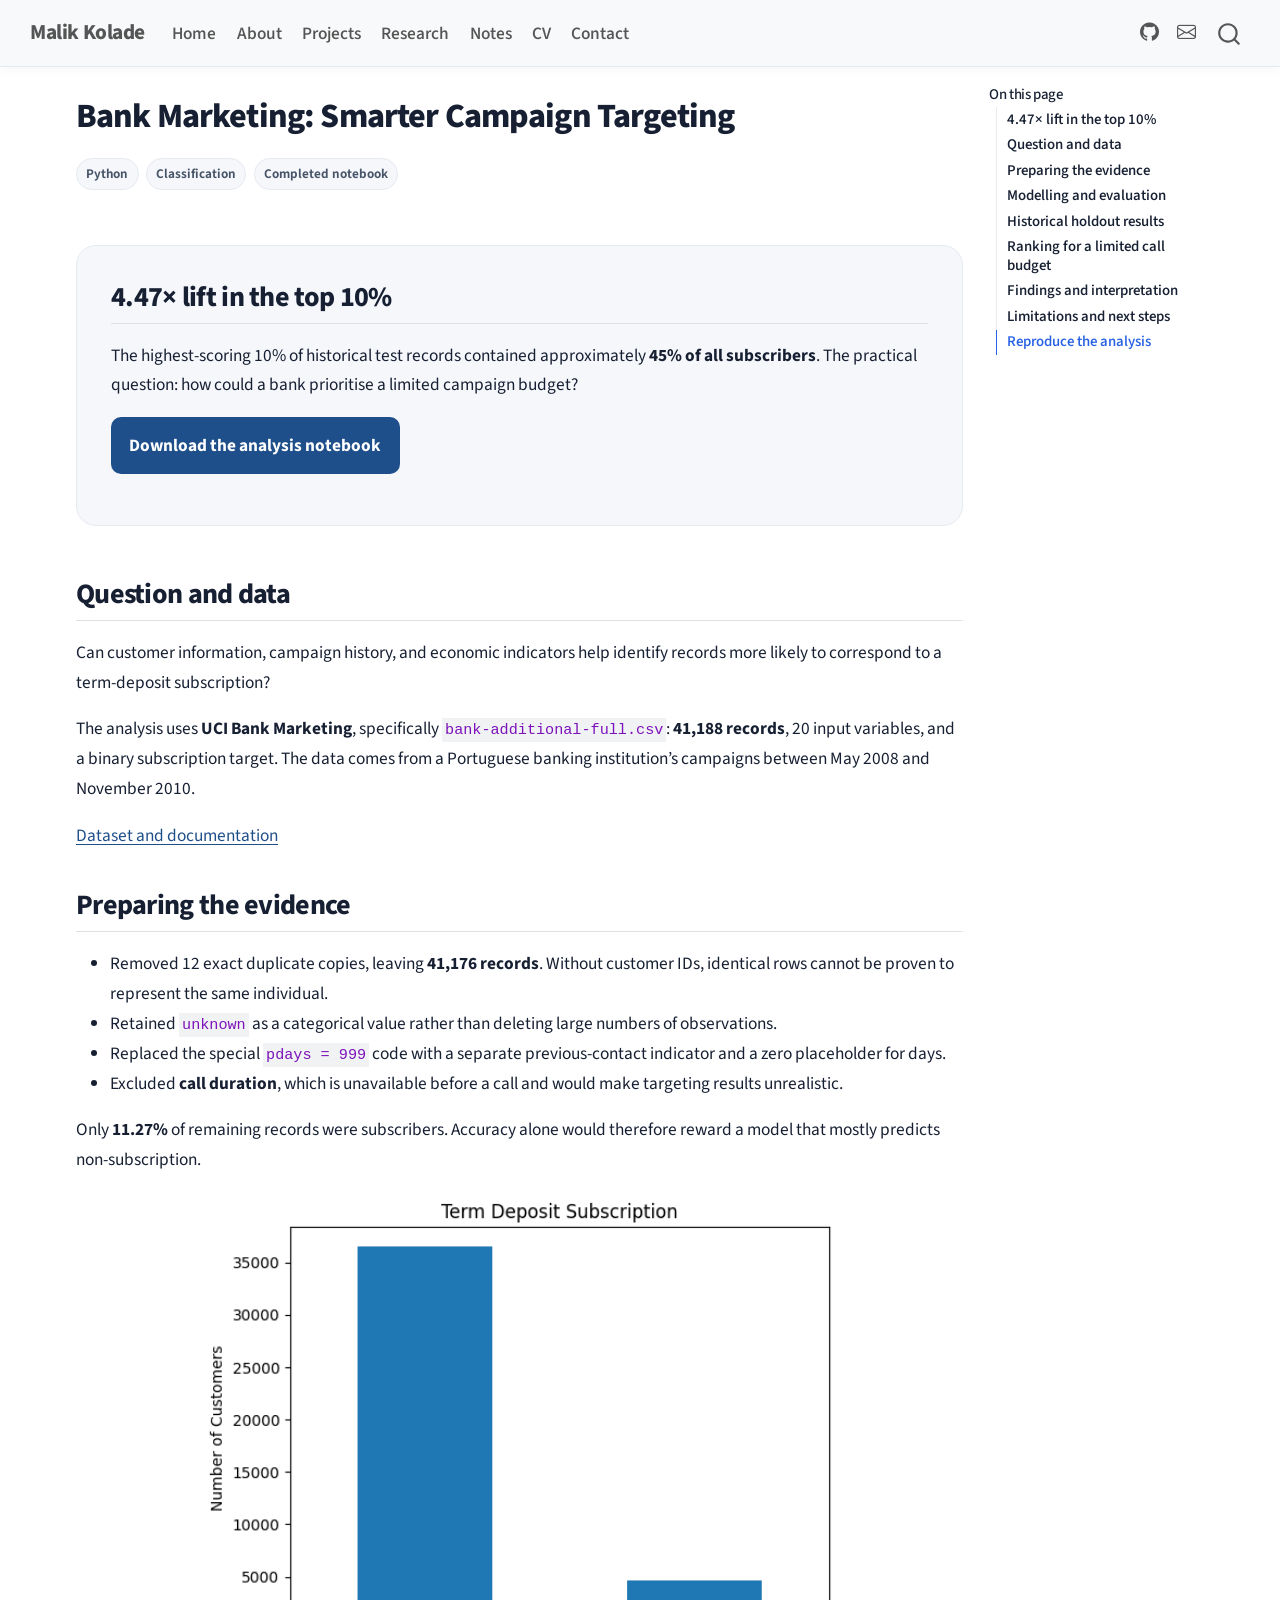
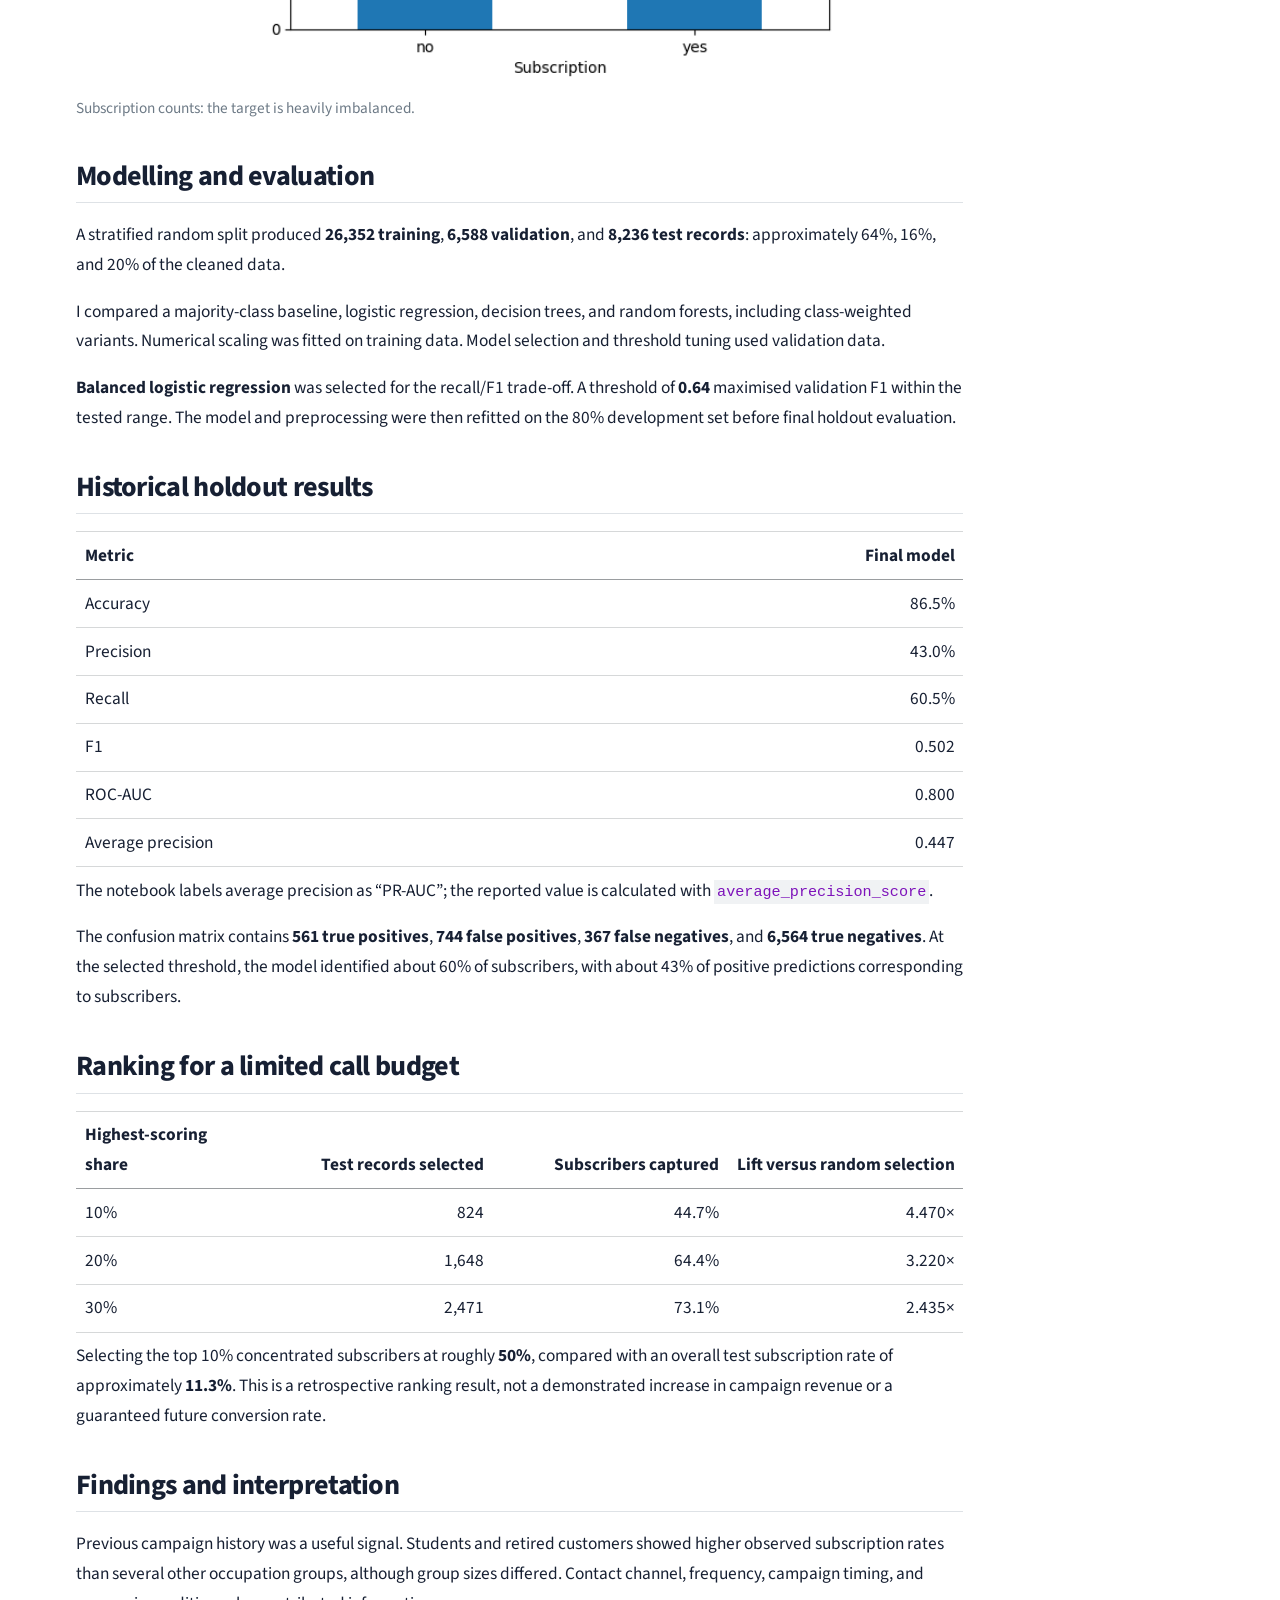
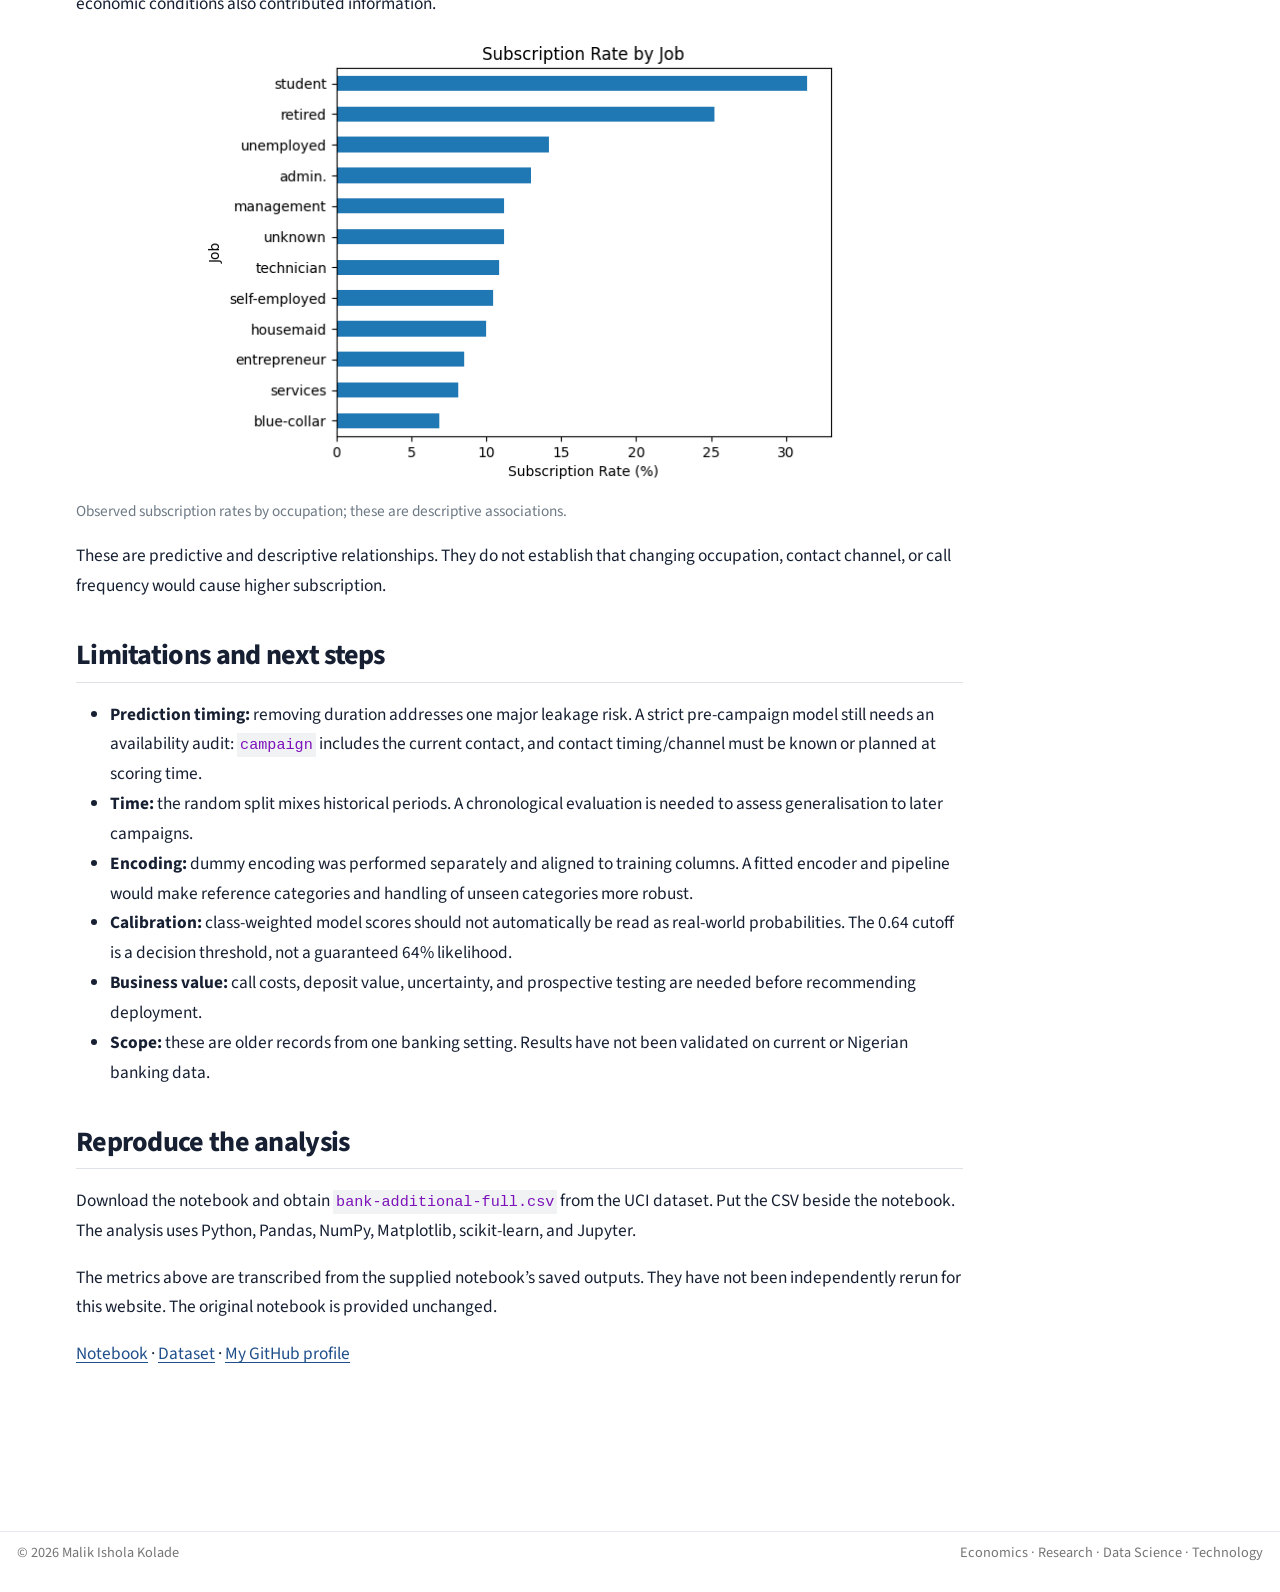
<file: projects/bank-marketing.html>
<!DOCTYPE html>
<html xmlns="http://www.w3.org/1999/xhtml" lang="en" xml:lang="en"><head>

<meta charset="utf-8">
<meta name="generator" content="quarto-1.10.18">

<meta name="viewport" content="width=device-width, initial-scale=1.0, user-scalable=yes">


<title>Bank Marketing: Smarter Campaign Targeting – Malik Kolade</title>
<style>
/* Default styles provided by pandoc.
** See https://pandoc.org/MANUAL.html#variables-for-html for config info.
*/
span.smallcaps{font-variant: small-caps;}
div.columns{display: flex; gap: 1.5em;}
div.column{flex: auto;}
@media screen {
div.columns{gap: min(4vw, 1.5em);}
div.column{overflow-x: auto;}
}
div.hanging-indent{margin-left: 1.5em; text-indent: -1.5em;}
ul.task-list{list-style: none;}
ul.task-list li input[type="checkbox"] {
  width: 0.8em;
  margin: 0 0.8em 0.2em -1em; /* quarto-specific, see https://github.com/quarto-dev/quarto-cli/issues/4556 */ 
  vertical-align: middle;
}
</style>


<script src="../site_libs/quarto-nav/quarto-nav.js"></script>
<script src="../site_libs/quarto-nav/headroom.min.js"></script>
<script src="../site_libs/clipboard/clipboard.min.js"></script>
<script src="../site_libs/quarto-search/autocomplete.umd.js"></script>
<script src="../site_libs/quarto-search/fuse.min.js"></script>
<script src="../site_libs/quarto-search/quarto-search.js"></script>
<meta name="quarto:offset" content="../">
<script src="../site_libs/quarto-html/quarto.js" type="module"></script>
<script src="../site_libs/quarto-html/tabsets/tabsets.js" type="module"></script>
<script src="../site_libs/quarto-html/popper.min.js"></script>
<script src="../site_libs/quarto-html/tippy.umd.min.js"></script>
<script src="../site_libs/quarto-html/anchor.min.js"></script>
<link href="../site_libs/quarto-html/tippy.css" rel="stylesheet">
<link href="../site_libs/quarto-html/quarto-syntax-highlighting-64a204ab8560d761af7679ceaba22944.css" rel="stylesheet" id="quarto-text-highlighting-styles">
<script src="../site_libs/bootstrap/bootstrap.min.js"></script>
<link href="../site_libs/bootstrap/bootstrap-icons.css" rel="stylesheet">
<link href="../site_libs/bootstrap/bootstrap-ea1971949f186b5d7ecce1fd3cf000e4.min.css" rel="stylesheet" append-hash="true" id="quarto-bootstrap" data-mode="light">
<script id="quarto-search-options" type="application/json">{
  "location": "navbar",
  "copy-button": false,
  "collapse-after": 3,
  "panel-placement": "end",
  "type": "overlay",
  "limit": 50,
  "keyboard-shortcut": [
    "f",
    "/",
    "s"
  ],
  "show-item-context": false,
  "language": {
    "search-no-results-text": "No results",
    "search-matching-documents-text": "matching documents",
    "search-copy-link-title": "Copy link to search",
    "search-hide-matches-text": "Hide additional matches",
    "search-more-match-text": "more match in this document",
    "search-more-matches-text": "more matches in this document",
    "search-clear-button-title": "Clear",
    "search-text-placeholder": "",
    "search-detached-cancel-button-title": "Cancel",
    "search-submit-button-title": "Submit",
    "search-label": "Search"
  }
}</script>
<style>html{ scroll-behavior: smooth; }</style>


<link rel="stylesheet" href="../styles.css">
</head>

<body class="nav-fixed quarto-light">

<div id="quarto-search-results"></div>
  <header id="quarto-header" class="headroom fixed-top">
    <nav class="navbar navbar-expand-lg " data-bs-theme="dark">
      <div class="navbar-container container-fluid">
      <div class="navbar-brand-container mx-auto">
    <a class="navbar-brand" href="../index.html">
    <span class="navbar-title">Malik Kolade</span>
    </a>
  </div>
            <div id="quarto-search" class="" title="Search"></div>
          <button class="navbar-toggler" type="button" data-bs-toggle="collapse" data-bs-target="#navbarCollapse" aria-controls="navbarCollapse" role="menu" aria-expanded="false" aria-label="Toggle navigation" onclick="if (window.quartoToggleHeadroom) { window.quartoToggleHeadroom(); }">
  <span class="navbar-toggler-icon"></span>
</button>
          <div class="collapse navbar-collapse" id="navbarCollapse">
            <ul class="navbar-nav navbar-nav-scroll me-auto">
  <li class="nav-item">
    <a class="nav-link" href="../index.html"> 
<span class="menu-text">Home</span></a>
  </li>  
  <li class="nav-item">
    <a class="nav-link" href="../about.html"> 
<span class="menu-text">About</span></a>
  </li>  
  <li class="nav-item">
    <a class="nav-link" href="../projects.html"> 
<span class="menu-text">Projects</span></a>
  </li>  
  <li class="nav-item">
    <a class="nav-link" href="../research.html"> 
<span class="menu-text">Research</span></a>
  </li>  
  <li class="nav-item">
    <a class="nav-link" href="../articles.html"> 
<span class="menu-text">Notes</span></a>
  </li>  
  <li class="nav-item">
    <a class="nav-link" href="../cv.html"> 
<span class="menu-text">CV</span></a>
  </li>  
  <li class="nav-item">
    <a class="nav-link" href="../contact.html"> 
<span class="menu-text">Contact</span></a>
  </li>  
</ul>
            <ul class="navbar-nav navbar-nav-scroll ms-auto">
  <li class="nav-item compact">
    <a class="nav-link" href="https://github.com/Nicholasmile"> <i class="bi bi-github" role="img" aria-label="GitHub profile">
</i> 
<span class="menu-text"></span></a>
  </li>  
  <li class="nav-item compact">
    <a class="nav-link" href="mailto:theonlykolademalik@gmail.com"> <i class="bi bi-envelope" role="img" aria-label="Email Malik">
</i> 
<span class="menu-text"></span></a>
  </li>  
</ul>
          </div> <!-- /navcollapse -->
            <div class="quarto-navbar-tools">
</div>
      </div> <!-- /container-fluid -->
    </nav>
</header>
<!-- content -->
<div id="quarto-content" class="quarto-container page-columns page-rows-contents page-layout-full page-navbar">
<!-- sidebar -->
<!-- margin-sidebar -->
    <div id="quarto-margin-sidebar" class="sidebar margin-sidebar">
        <nav id="TOC" role="doc-toc" class="toc-active">
    <h2 id="toc-title">On this page</h2>
   
  <ul>
  <li><a href="#lift-in-the-top-10" id="toc-lift-in-the-top-10" class="nav-link active" data-scroll-target="#lift-in-the-top-10">4.47× lift in the top 10%</a></li>
  <li><a href="#question-and-data" id="toc-question-and-data" class="nav-link" data-scroll-target="#question-and-data">Question and data</a></li>
  <li><a href="#preparing-the-evidence" id="toc-preparing-the-evidence" class="nav-link" data-scroll-target="#preparing-the-evidence">Preparing the evidence</a></li>
  <li><a href="#modelling-and-evaluation" id="toc-modelling-and-evaluation" class="nav-link" data-scroll-target="#modelling-and-evaluation">Modelling and evaluation</a></li>
  <li><a href="#historical-holdout-results" id="toc-historical-holdout-results" class="nav-link" data-scroll-target="#historical-holdout-results">Historical holdout results</a></li>
  <li><a href="#ranking-for-a-limited-call-budget" id="toc-ranking-for-a-limited-call-budget" class="nav-link" data-scroll-target="#ranking-for-a-limited-call-budget">Ranking for a limited call budget</a></li>
  <li><a href="#findings-and-interpretation" id="toc-findings-and-interpretation" class="nav-link" data-scroll-target="#findings-and-interpretation">Findings and interpretation</a></li>
  <li><a href="#limitations-and-next-steps" id="toc-limitations-and-next-steps" class="nav-link" data-scroll-target="#limitations-and-next-steps">Limitations and next steps</a></li>
  <li><a href="#reproduce-the-analysis" id="toc-reproduce-the-analysis" class="nav-link" data-scroll-target="#reproduce-the-analysis">Reproduce the analysis</a></li>
  </ul>
</nav>
    </div>
<!-- main -->
<main class="content column-page-left" id="quarto-document-content">

<header id="title-block-header" class="quarto-title-block default">
<div class="quarto-title">
<h1 class="title">Bank Marketing: Smarter Campaign Targeting</h1>
</div>



<div class="quarto-title-meta column-page-left">

    
  
    
  </div>
  


</header>


<p><span class="tag">Python</span> <span class="tag">Classification</span> <span class="tag">Completed notebook</span></p>
<section id="lift-in-the-top-10" class="level2 feature-band">
<h2 class="anchored" data-anchor-id="lift-in-the-top-10">4.47× lift in the top 10%</h2>
<p>The highest-scoring 10% of historical test records contained approximately <strong>45% of all subscribers</strong>. The practical question: how could a bank prioritise a limited campaign budget?</p>
<p><a href="../assets/bank-marketing.ipynb" class="btn-primary-custom" download="bank-marketing.ipynb">Download the analysis notebook</a></p>
</section>
<section id="question-and-data" class="level2">
<h2 class="anchored" data-anchor-id="question-and-data">Question and data</h2>
<p>Can customer information, campaign history, and economic indicators help identify records more likely to correspond to a term-deposit subscription?</p>
<p>The analysis uses <strong>UCI Bank Marketing</strong>, specifically <code>bank-additional-full.csv</code>: <strong>41,188 records</strong>, 20 input variables, and a binary subscription target. The data comes from a Portuguese banking institution’s campaigns between May 2008 and November 2010.</p>
<p><a href="https://archive.ics.uci.edu/dataset/222/bank+marketing">Dataset and documentation</a></p>
</section>
<section id="preparing-the-evidence" class="level2">
<h2 class="anchored" data-anchor-id="preparing-the-evidence">Preparing the evidence</h2>
<ul>
<li>Removed 12 exact duplicate copies, leaving <strong>41,176 records</strong>. Without customer IDs, identical rows cannot be proven to represent the same individual.</li>
<li>Retained <code>unknown</code> as a categorical value rather than deleting large numbers of observations.</li>
<li>Replaced the special <code>pdays = 999</code> code with a separate previous-contact indicator and a zero placeholder for days.</li>
<li>Excluded <strong>call duration</strong>, which is unavailable before a call and would make targeting results unrealistic.</li>
</ul>
<p>Only <strong>11.27%</strong> of remaining records were subscribers. Accuracy alone would therefore reward a model that mostly predicts non-subscription.</p>
<div class="quarto-figure quarto-figure-center">
<figure class="figure">
<p><img src="../assets/subscription-balance.png" class="img-fluid figure-img" alt="Bar chart comparing 36,537 non-subscribers with 4,639 subscribers" width="640"></p>
<figcaption>Subscription counts: the target is heavily imbalanced.</figcaption>
</figure>
</div>
</section>
<section id="modelling-and-evaluation" class="level2">
<h2 class="anchored" data-anchor-id="modelling-and-evaluation">Modelling and evaluation</h2>
<p>A stratified random split produced <strong>26,352 training</strong>, <strong>6,588 validation</strong>, and <strong>8,236 test records</strong>: approximately 64%, 16%, and 20% of the cleaned data.</p>
<p>I compared a majority-class baseline, logistic regression, decision trees, and random forests, including class-weighted variants. Numerical scaling was fitted on training data. Model selection and threshold tuning used validation data.</p>
<p><strong>Balanced logistic regression</strong> was selected for the recall/F1 trade-off. A threshold of <strong>0.64</strong> maximised validation F1 within the tested range. The model and preprocessing were then refitted on the 80% development set before final holdout evaluation.</p>
</section>
<section id="historical-holdout-results" class="level2">
<h2 class="anchored" data-anchor-id="historical-holdout-results">Historical holdout results</h2>
<table class="caption-top table">
<thead>
<tr class="header">
<th>Metric</th>
<th style="text-align: right;">Final model</th>
</tr>
</thead>
<tbody>
<tr class="odd">
<td>Accuracy</td>
<td style="text-align: right;">86.5%</td>
</tr>
<tr class="even">
<td>Precision</td>
<td style="text-align: right;">43.0%</td>
</tr>
<tr class="odd">
<td>Recall</td>
<td style="text-align: right;">60.5%</td>
</tr>
<tr class="even">
<td>F1</td>
<td style="text-align: right;">0.502</td>
</tr>
<tr class="odd">
<td>ROC-AUC</td>
<td style="text-align: right;">0.800</td>
</tr>
<tr class="even">
<td>Average precision</td>
<td style="text-align: right;">0.447</td>
</tr>
</tbody>
</table>
<p>The notebook labels average precision as “PR-AUC”; the reported value is calculated with <code>average_precision_score</code>.</p>
<p>The confusion matrix contains <strong>561 true positives</strong>, <strong>744 false positives</strong>, <strong>367 false negatives</strong>, and <strong>6,564 true negatives</strong>. At the selected threshold, the model identified about 60% of subscribers, with about 43% of positive predictions corresponding to subscribers.</p>
</section>
<section id="ranking-for-a-limited-call-budget" class="level2">
<h2 class="anchored" data-anchor-id="ranking-for-a-limited-call-budget">Ranking for a limited call budget</h2>
<table class="caption-top table">
<colgroup>
<col style="width: 20%">
<col style="width: 26%">
<col style="width: 26%">
<col style="width: 26%">
</colgroup>
<thead>
<tr class="header">
<th>Highest-scoring share</th>
<th style="text-align: right;">Test records selected</th>
<th style="text-align: right;">Subscribers captured</th>
<th style="text-align: right;">Lift versus random selection</th>
</tr>
</thead>
<tbody>
<tr class="odd">
<td>10%</td>
<td style="text-align: right;">824</td>
<td style="text-align: right;">44.7%</td>
<td style="text-align: right;">4.470×</td>
</tr>
<tr class="even">
<td>20%</td>
<td style="text-align: right;">1,648</td>
<td style="text-align: right;">64.4%</td>
<td style="text-align: right;">3.220×</td>
</tr>
<tr class="odd">
<td>30%</td>
<td style="text-align: right;">2,471</td>
<td style="text-align: right;">73.1%</td>
<td style="text-align: right;">2.435×</td>
</tr>
</tbody>
</table>
<p>Selecting the top 10% concentrated subscribers at roughly <strong>50%</strong>, compared with an overall test subscription rate of approximately <strong>11.3%</strong>. This is a retrospective ranking result, not a demonstrated increase in campaign revenue or a guaranteed future conversion rate.</p>
</section>
<section id="findings-and-interpretation" class="level2">
<h2 class="anchored" data-anchor-id="findings-and-interpretation">Findings and interpretation</h2>
<p>Previous campaign history was a useful signal. Students and retired customers showed higher observed subscription rates than several other occupation groups, although group sizes differed. Contact channel, frequency, campaign timing, and economic conditions also contributed information.</p>
<div class="quarto-figure quarto-figure-center">
<figure class="figure">
<p><img src="../assets/subscription-by-job.png" class="img-fluid figure-img" alt="Occupation subscription rates: students about 31%, retired customers about 25%, blue-collar customers about 7%" width="640"></p>
<figcaption>Observed subscription rates by occupation; these are descriptive associations.</figcaption>
</figure>
</div>
<p>These are predictive and descriptive relationships. They do not establish that changing occupation, contact channel, or call frequency would cause higher subscription.</p>
</section>
<section id="limitations-and-next-steps" class="level2">
<h2 class="anchored" data-anchor-id="limitations-and-next-steps">Limitations and next steps</h2>
<ul>
<li><strong>Prediction timing:</strong> removing duration addresses one major leakage risk. A strict pre-campaign model still needs an availability audit: <code>campaign</code> includes the current contact, and contact timing/channel must be known or planned at scoring time.</li>
<li><strong>Time:</strong> the random split mixes historical periods. A chronological evaluation is needed to assess generalisation to later campaigns.</li>
<li><strong>Encoding:</strong> dummy encoding was performed separately and aligned to training columns. A fitted encoder and pipeline would make reference categories and handling of unseen categories more robust.</li>
<li><strong>Calibration:</strong> class-weighted model scores should not automatically be read as real-world probabilities. The 0.64 cutoff is a decision threshold, not a guaranteed 64% likelihood.</li>
<li><strong>Business value:</strong> call costs, deposit value, uncertainty, and prospective testing are needed before recommending deployment.</li>
<li><strong>Scope:</strong> these are older records from one banking setting. Results have not been validated on current or Nigerian banking data.</li>
</ul>
</section>
<section id="reproduce-the-analysis" class="level2">
<h2 class="anchored" data-anchor-id="reproduce-the-analysis">Reproduce the analysis</h2>
<p>Download the notebook and obtain <code>bank-additional-full.csv</code> from the UCI dataset. Put the CSV beside the notebook. The analysis uses Python, Pandas, NumPy, Matplotlib, scikit-learn, and Jupyter.</p>
<p>The metrics above are transcribed from the supplied notebook’s saved outputs. They have not been independently rerun for this website. The original notebook is provided unchanged.</p>
<p><a href="../assets/bank-marketing.ipynb">Notebook</a> · <a href="https://archive.ics.uci.edu/dataset/222/bank+marketing">Dataset</a> · <a href="https://github.com/Nicholasmile">My GitHub profile</a></p>


</section>

<a onclick="window.scrollTo(0, 0); return false;" role="button" id="quarto-back-to-top"><i class="bi bi-arrow-up"></i> Back to top</a></main> <!-- /main -->
<script id="quarto-html-after-body" type="application/javascript">
  window.document.addEventListener("DOMContentLoaded", function (event) {
    const icon = "";
    const anchorJS = new window.AnchorJS();
    anchorJS.options = {
      placement: 'right',
      icon: icon
    };
    anchorJS.add('.anchored');
    const isCodeAnnotation = (el) => {
      for (const clz of el.classList) {
        if (clz.startsWith('code-annotation-')) {                     
          return true;
        }
      }
      return false;
    }
    const onCopySuccess = function(e) {
      // button target
      const button = e.trigger;
      // don't keep focus
      button.blur();
      // flash "checked"
      button.classList.add('code-copy-button-checked');
      var currentTitle = button.getAttribute("title");
      button.setAttribute("title", "Copied!");
      let tooltip;
      if (window.bootstrap) {
        button.setAttribute("data-bs-toggle", "tooltip");
        button.setAttribute("data-bs-placement", "left");
        button.setAttribute("data-bs-title", "Copied!");
        tooltip = new bootstrap.Tooltip(button, 
          { trigger: "manual", 
            customClass: "code-copy-button-tooltip",
            offset: [0, -8]});
        tooltip.show();    
      }
      setTimeout(function() {
        if (tooltip) {
          tooltip.hide();
          button.removeAttribute("data-bs-title");
          button.removeAttribute("data-bs-toggle");
          button.removeAttribute("data-bs-placement");
        }
        button.setAttribute("title", currentTitle);
        button.classList.remove('code-copy-button-checked');
      }, 1000);
      // clear code selection
      e.clearSelection();
    }
    const getTextToCopy = function(trigger) {
      const outerScaffold = trigger.parentElement.cloneNode(true);
      const codeEl = outerScaffold.querySelector('code');
      for (const childEl of codeEl.children) {
        if (isCodeAnnotation(childEl)) {
          childEl.remove();
        }
      }
      return codeEl.innerText;
    }
    const clipboard = new window.ClipboardJS('.code-copy-button:not([data-in-quarto-modal])', {
      text: getTextToCopy
    });
    clipboard.on('success', onCopySuccess);
    if (window.document.getElementById('quarto-embedded-source-code-modal')) {
      const clipboardModal = new window.ClipboardJS('.code-copy-button[data-in-quarto-modal]', {
        text: getTextToCopy,
        container: window.document.getElementById('quarto-embedded-source-code-modal')
      });
      clipboardModal.on('success', onCopySuccess);
    }
      var localhostRegex = new RegExp(/^(?:http|https):\/\/localhost\:?[0-9]*\//);
      var mailtoRegex = new RegExp(/^mailto:/);
        var filterRegex = new RegExp("https:\/\/nicholasmile\.github\.io\/malik_kolade\.github\.io\/");
      var isInternal = (href) => {
          return filterRegex.test(href) || localhostRegex.test(href) || mailtoRegex.test(href);
      }
      // Inspect non-navigation links and adorn them if external
     var links = window.document.querySelectorAll('a[href]:not(.nav-link):not(.navbar-brand):not(.toc-action):not(.sidebar-link):not(.sidebar-item-toggle):not(.pagination-link):not(.no-external):not([aria-hidden]):not(.dropdown-item):not(.quarto-navigation-tool):not(.about-link)');
      for (var i=0; i<links.length; i++) {
        const link = links[i];
        if (!isInternal(link.href)) {
          // undo the damage that might have been done by quarto-nav.js in the case of
          // links that we want to consider external
          if (link.dataset.originalHref !== undefined) {
            link.href = link.dataset.originalHref;
          }
            // target, if specified
            link.setAttribute("target", "_blank");
            if (link.getAttribute("rel") === null) {
              link.setAttribute("rel", "noopener");
            }
        }
      }
    function tippyHover(el, contentFn, onTriggerFn, onUntriggerFn) {
      const config = {
        allowHTML: true,
        maxWidth: 500,
        delay: 100,
        arrow: false,
        appendTo: function(el) {
            return el.parentElement;
        },
        interactive: true,
        interactiveBorder: 10,
        theme: 'quarto',
        placement: 'bottom-start',
      };
      if (contentFn) {
        config.content = contentFn;
      }
      if (onTriggerFn) {
        config.onTrigger = onTriggerFn;
      }
      if (onUntriggerFn) {
        config.onUntrigger = onUntriggerFn;
      }
      window.tippy(el, config); 
    }
    const noterefs = window.document.querySelectorAll('a[role="doc-noteref"]');
    for (var i=0; i<noterefs.length; i++) {
      const ref = noterefs[i];
      tippyHover(ref, function() {
        // use id or data attribute instead here
        let href = ref.getAttribute('data-footnote-href') || ref.getAttribute('href');
        try { href = new URL(href).hash; } catch {}
        const id = href.replace(/^#\/?/, "");
        const note = window.document.getElementById(id);
        if (note) {
          return note.innerHTML;
        } else {
          return "";
        }
      });
    }
    const xrefs = window.document.querySelectorAll('a.quarto-xref');
    const processXRef = (id, note) => {
      // Strip column container classes
      const stripColumnClz = (el) => {
        el.classList.remove("page-full", "page-columns");
        if (el.children) {
          for (const child of el.children) {
            stripColumnClz(child);
          }
        }
      }
      stripColumnClz(note)
      if (id === null || id.startsWith('sec-')) {
        // Special case sections, only their first couple elements
        const container = document.createElement("div");
        if (note.children && note.children.length > 2) {
          container.appendChild(note.children[0].cloneNode(true));
          for (let i = 1; i < note.children.length; i++) {
            const child = note.children[i];
            if (child.tagName === "P" && child.innerText === "") {
              continue;
            } else {
              container.appendChild(child.cloneNode(true));
              break;
            }
          }
          if (window.Quarto?.typesetMath) {
            window.Quarto.typesetMath(container);
          }
          return container.innerHTML
        } else {
          if (window.Quarto?.typesetMath) {
            window.Quarto.typesetMath(note);
          }
          return note.innerHTML;
        }
      } else {
        // Remove any anchor links if they are present
        const anchorLink = note.querySelector('a.anchorjs-link');
        if (anchorLink) {
          anchorLink.remove();
        }
        if (window.Quarto?.typesetMath) {
          window.Quarto.typesetMath(note);
        }
        if (note.classList.contains("callout")) {
          return note.outerHTML;
        } else {
          return note.innerHTML;
        }
      }
    }
    for (var i=0; i<xrefs.length; i++) {
      const xref = xrefs[i];
      tippyHover(xref, undefined, function(instance) {
        instance.disable();
        let url = xref.getAttribute('href');
        let hash = undefined; 
        if (url.startsWith('#')) {
          hash = url;
        } else {
          try { hash = new URL(url).hash; } catch {}
        }
        if (hash) {
          const id = hash.replace(/^#\/?/, "");
          const note = window.document.getElementById(id);
          if (note !== null) {
            try {
              const html = processXRef(id, note.cloneNode(true));
              instance.setContent(html);
            } finally {
              instance.enable();
              instance.show();
            }
          } else {
            // See if we can fetch this
            fetch(url.split('#')[0])
            .then(res => res.text())
            .then(html => {
              const parser = new DOMParser();
              const htmlDoc = parser.parseFromString(html, "text/html");
              const note = htmlDoc.getElementById(id);
              if (note !== null) {
                const html = processXRef(id, note);
                instance.setContent(html);
              } 
            }).finally(() => {
              instance.enable();
              instance.show();
            });
          }
        } else {
          // See if we can fetch a full url (with no hash to target)
          // This is a special case and we should probably do some content thinning / targeting
          fetch(url)
          .then(res => res.text())
          .then(html => {
            const parser = new DOMParser();
            const htmlDoc = parser.parseFromString(html, "text/html");
            const note = htmlDoc.querySelector('main.content');
            if (note !== null) {
              // This should only happen for chapter cross references
              // (since there is no id in the URL)
              // remove the first header
              if (note.children.length > 0 && note.children[0].tagName === "HEADER") {
                note.children[0].remove();
              }
              const html = processXRef(null, note);
              instance.setContent(html);
            } 
          }).finally(() => {
            instance.enable();
            instance.show();
          });
        }
      }, function(instance) {
      });
    }
        let selectedAnnoteEl;
        const selectorForAnnotation = ( cell, annotation) => {
          let cellAttr = 'data-code-cell="' + cell + '"';
          let lineAttr = 'data-code-annotation="' +  annotation + '"';
          const selector = 'span[' + cellAttr + '][' + lineAttr + ']';
          return selector;
        }
        const selectCodeLines = (annoteEl) => {
          const doc = window.document;
          const targetCell = annoteEl.getAttribute("data-target-cell");
          const targetAnnotation = annoteEl.getAttribute("data-target-annotation");
          const annoteSpan = window.document.querySelector(selectorForAnnotation(targetCell, targetAnnotation));
          const lines = annoteSpan.getAttribute("data-code-lines").split(",");
          const lineIds = lines.map((line) => {
            return targetCell + "-" + line;
          })
          let top = null;
          let height = null;
          let parent = null;
          if (lineIds.length > 0) {
              //compute the position of the single el (top and bottom and make a div)
              const el = window.document.getElementById(lineIds[0]);
              top = el.offsetTop;
              height = el.offsetHeight;
              parent = el.parentElement.parentElement;
            if (lineIds.length > 1) {
              const lastEl = window.document.getElementById(lineIds[lineIds.length - 1]);
              const bottom = lastEl.offsetTop + lastEl.offsetHeight;
              height = bottom - top;
            }
            if (top !== null && height !== null && parent !== null) {
              // cook up a div (if necessary) and position it 
              let div = window.document.getElementById("code-annotation-line-highlight");
              if (div === null) {
                div = window.document.createElement("div");
                div.setAttribute("id", "code-annotation-line-highlight");
                div.style.position = 'absolute';
                parent.appendChild(div);
              }
              div.style.top = top - 2 + "px";
              div.style.height = height + 4 + "px";
              div.style.left = 0;
              let gutterDiv = window.document.getElementById("code-annotation-line-highlight-gutter");
              if (gutterDiv === null) {
                gutterDiv = window.document.createElement("div");
                gutterDiv.setAttribute("id", "code-annotation-line-highlight-gutter");
                gutterDiv.style.position = 'absolute';
                const codeCell = window.document.getElementById(targetCell);
                const gutter = codeCell.querySelector('.code-annotation-gutter');
                gutter.appendChild(gutterDiv);
              }
              gutterDiv.style.top = top - 2 + "px";
              gutterDiv.style.height = height + 4 + "px";
            }
            selectedAnnoteEl = annoteEl;
          }
        };
        const unselectCodeLines = () => {
          const elementsIds = ["code-annotation-line-highlight", "code-annotation-line-highlight-gutter"];
          elementsIds.forEach((elId) => {
            const div = window.document.getElementById(elId);
            if (div) {
              div.remove();
            }
          });
          selectedAnnoteEl = undefined;
        };
          // Handle positioning of the toggle
      window.addEventListener(
        "resize",
        throttle(() => {
          elRect = undefined;
          if (selectedAnnoteEl) {
            selectCodeLines(selectedAnnoteEl);
          }
        }, 10)
      );
      function throttle(fn, ms) {
      let throttle = false;
      let timer;
        return (...args) => {
          if(!throttle) { // first call gets through
              fn.apply(this, args);
              throttle = true;
          } else { // all the others get throttled
              if(timer) clearTimeout(timer); // cancel #2
              timer = setTimeout(() => {
                fn.apply(this, args);
                timer = throttle = false;
              }, ms);
          }
        };
      }
        // Attach click handler to the DT
        const annoteDls = window.document.querySelectorAll('dt[data-target-cell]');
        for (const annoteDlNode of annoteDls) {
          annoteDlNode.addEventListener('click', (event) => {
            const clickedEl = event.target;
            if (clickedEl !== selectedAnnoteEl) {
              unselectCodeLines();
              const activeEl = window.document.querySelector('dt[data-target-cell].code-annotation-active');
              if (activeEl) {
                activeEl.classList.remove('code-annotation-active');
              }
              selectCodeLines(clickedEl);
              clickedEl.classList.add('code-annotation-active');
            } else {
              // Unselect the line
              unselectCodeLines();
              clickedEl.classList.remove('code-annotation-active');
            }
          });
        }
    const findCites = (el) => {
      const parentEl = el.parentElement;
      if (parentEl) {
        const cites = parentEl.dataset.cites;
        if (cites) {
          return {
            el,
            cites: cites.split(' ')
          };
        } else {
          return findCites(el.parentElement)
        }
      } else {
        return undefined;
      }
    };
    var bibliorefs = window.document.querySelectorAll('a[role="doc-biblioref"]');
    for (var i=0; i<bibliorefs.length; i++) {
      const ref = bibliorefs[i];
      const citeInfo = findCites(ref);
      if (citeInfo) {
        tippyHover(citeInfo.el, function() {
          var popup = window.document.createElement('div');
          citeInfo.cites.forEach(function(cite) {
            var citeDiv = window.document.createElement('div');
            citeDiv.classList.add('hanging-indent');
            citeDiv.classList.add('csl-entry');
            var biblioDiv = window.document.getElementById('ref-' + cite);
            if (biblioDiv) {
              citeDiv.innerHTML = biblioDiv.innerHTML;
            }
            popup.appendChild(citeDiv);
          });
          return popup.innerHTML;
        });
      }
    }
  });
  </script>
</div> <!-- /content -->
<footer class="footer">
  <div class="nav-footer">
    <div class="nav-footer-left">
<p>© 2026 Malik Ishola Kolade</p>
</div>   
    <div class="nav-footer-center">
      &nbsp;
    </div>
    <div class="nav-footer-right">
<p>Economics · Research · Data Science · Technology</p>
</div>
  </div>
</footer>




<script src="../site_libs/quarto-html/zenscroll-min.js"></script>
</body></html>
</file>
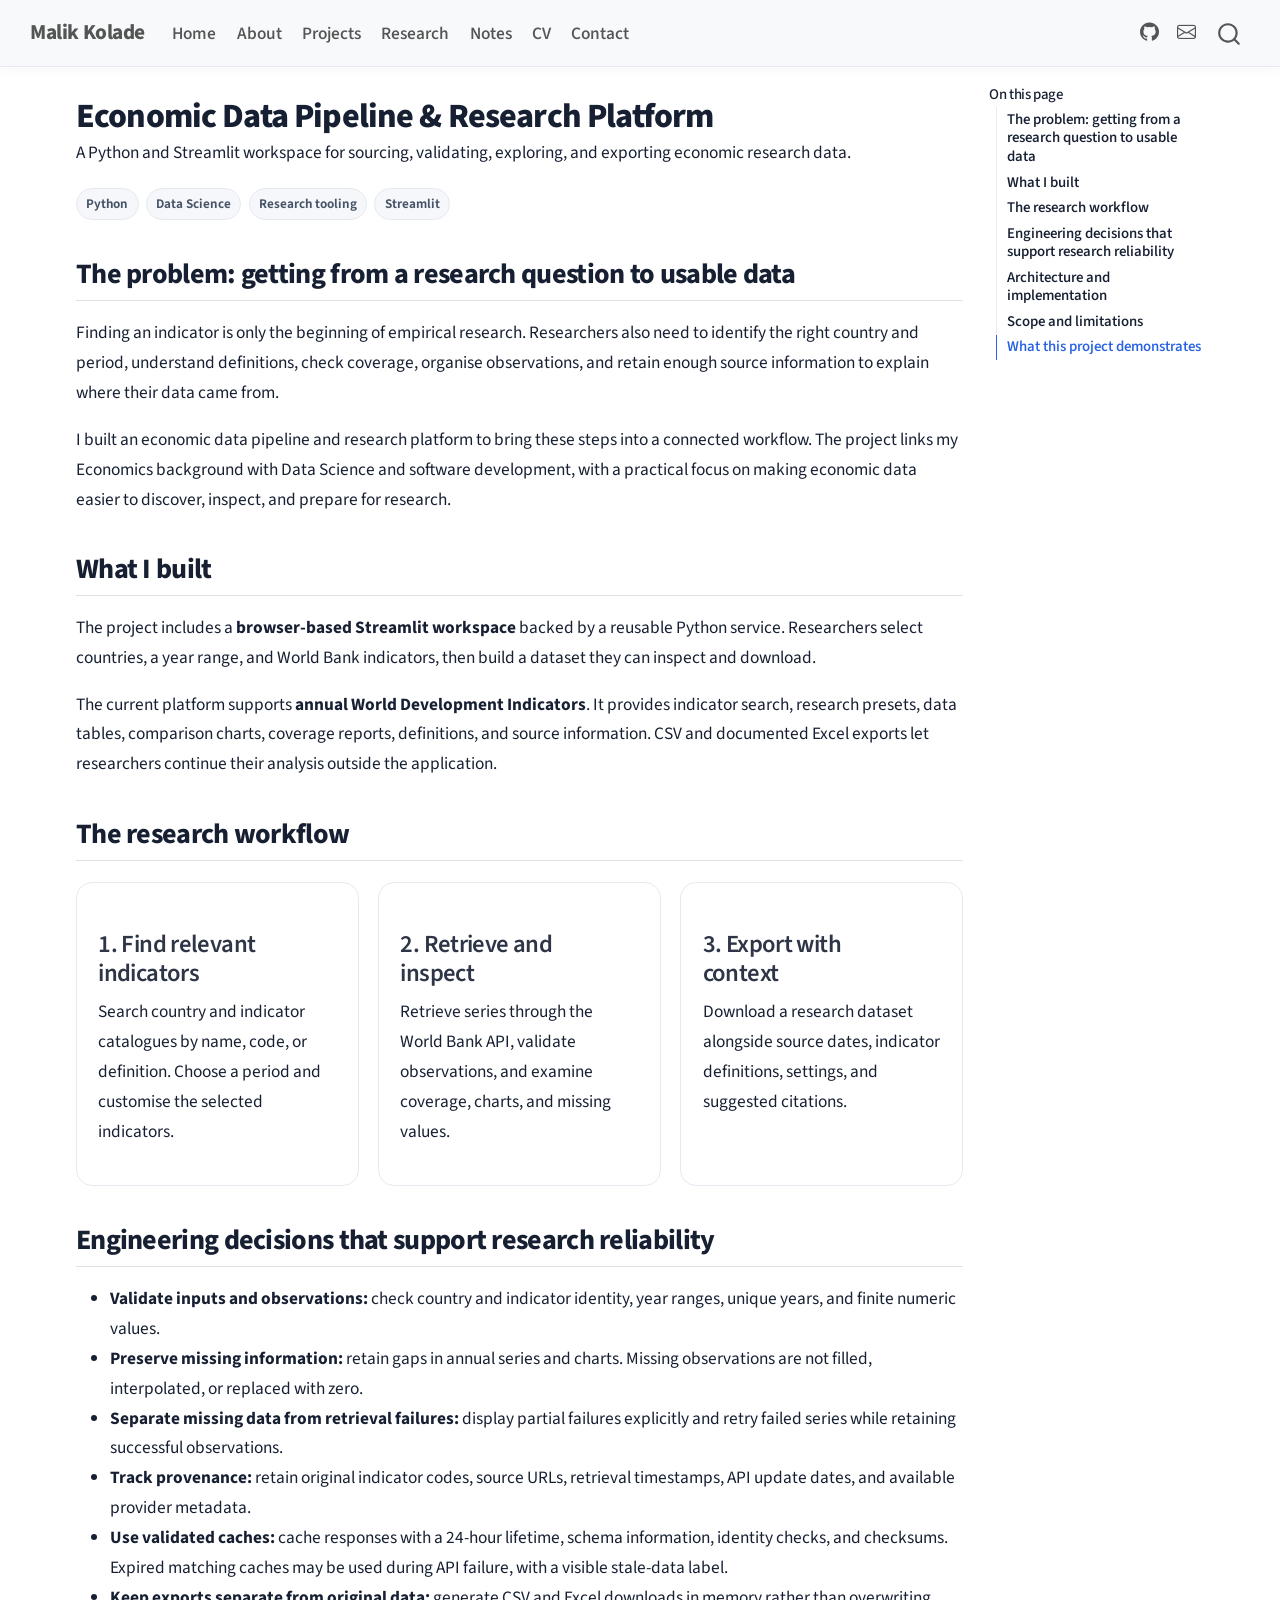
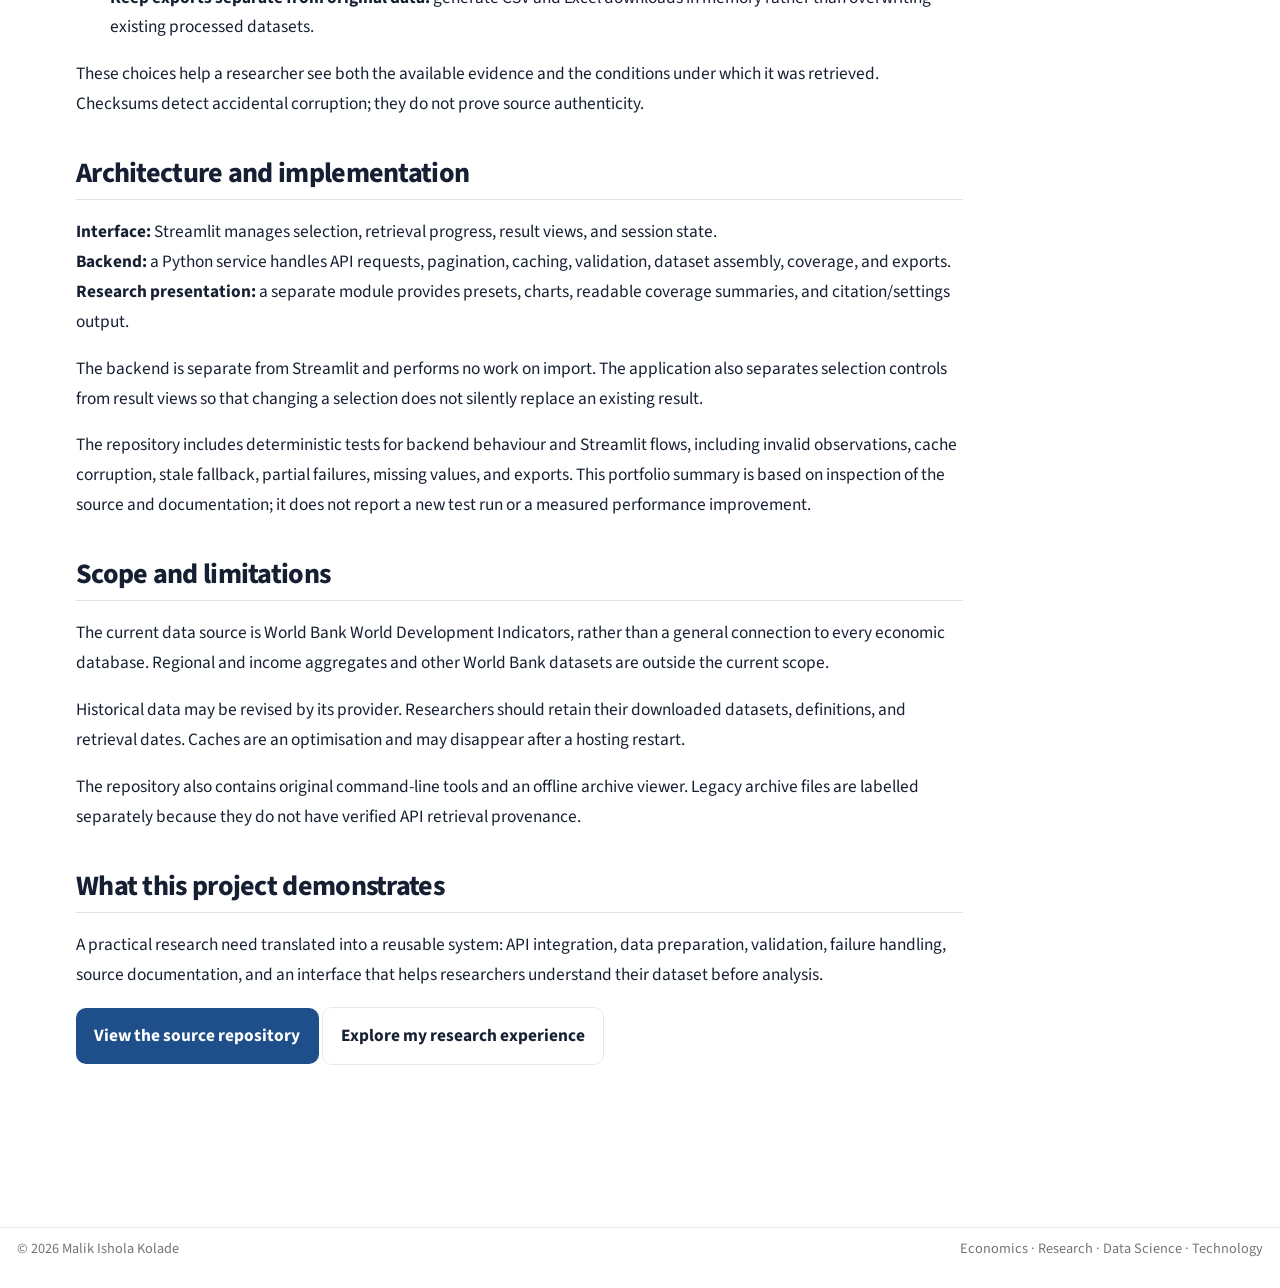
<file: projects/economic-data-pipeline.html>
<!DOCTYPE html>
<html xmlns="http://www.w3.org/1999/xhtml" lang="en" xml:lang="en"><head>

<meta charset="utf-8">
<meta name="generator" content="quarto-1.10.18">

<meta name="viewport" content="width=device-width, initial-scale=1.0, user-scalable=yes">

<meta name="description" content="A Python and Streamlit workspace for sourcing, validating, exploring, and exporting economic research data.">

<title>Economic Data Pipeline &amp; Research Platform – Malik Kolade</title>
<style>
/* Default styles provided by pandoc.
** See https://pandoc.org/MANUAL.html#variables-for-html for config info.
*/
span.smallcaps{font-variant: small-caps;}
div.columns{display: flex; gap: 1.5em;}
div.column{flex: auto;}
@media screen {
div.columns{gap: min(4vw, 1.5em);}
div.column{overflow-x: auto;}
}
div.hanging-indent{margin-left: 1.5em; text-indent: -1.5em;}
ul.task-list{list-style: none;}
ul.task-list li input[type="checkbox"] {
  width: 0.8em;
  margin: 0 0.8em 0.2em -1em; /* quarto-specific, see https://github.com/quarto-dev/quarto-cli/issues/4556 */ 
  vertical-align: middle;
}
</style>


<script src="../site_libs/quarto-nav/quarto-nav.js"></script>
<script src="../site_libs/quarto-nav/headroom.min.js"></script>
<script src="../site_libs/clipboard/clipboard.min.js"></script>
<script src="../site_libs/quarto-search/autocomplete.umd.js"></script>
<script src="../site_libs/quarto-search/fuse.min.js"></script>
<script src="../site_libs/quarto-search/quarto-search.js"></script>
<meta name="quarto:offset" content="../">
<script src="../site_libs/quarto-html/quarto.js" type="module"></script>
<script src="../site_libs/quarto-html/tabsets/tabsets.js" type="module"></script>
<script src="../site_libs/quarto-html/popper.min.js"></script>
<script src="../site_libs/quarto-html/tippy.umd.min.js"></script>
<script src="../site_libs/quarto-html/anchor.min.js"></script>
<link href="../site_libs/quarto-html/tippy.css" rel="stylesheet">
<link href="../site_libs/quarto-html/quarto-syntax-highlighting-64a204ab8560d761af7679ceaba22944.css" rel="stylesheet" id="quarto-text-highlighting-styles">
<script src="../site_libs/bootstrap/bootstrap.min.js"></script>
<link href="../site_libs/bootstrap/bootstrap-icons.css" rel="stylesheet">
<link href="../site_libs/bootstrap/bootstrap-ea1971949f186b5d7ecce1fd3cf000e4.min.css" rel="stylesheet" append-hash="true" id="quarto-bootstrap" data-mode="light">
<script id="quarto-search-options" type="application/json">{
  "location": "navbar",
  "copy-button": false,
  "collapse-after": 3,
  "panel-placement": "end",
  "type": "overlay",
  "limit": 50,
  "keyboard-shortcut": [
    "f",
    "/",
    "s"
  ],
  "show-item-context": false,
  "language": {
    "search-no-results-text": "No results",
    "search-matching-documents-text": "matching documents",
    "search-copy-link-title": "Copy link to search",
    "search-hide-matches-text": "Hide additional matches",
    "search-more-match-text": "more match in this document",
    "search-more-matches-text": "more matches in this document",
    "search-clear-button-title": "Clear",
    "search-text-placeholder": "",
    "search-detached-cancel-button-title": "Cancel",
    "search-submit-button-title": "Submit",
    "search-label": "Search"
  }
}</script>
<style>html{ scroll-behavior: smooth; }</style>


<link rel="stylesheet" href="../styles.css">
</head>

<body class="nav-fixed quarto-light">

<div id="quarto-search-results"></div>
  <header id="quarto-header" class="headroom fixed-top">
    <nav class="navbar navbar-expand-lg " data-bs-theme="dark">
      <div class="navbar-container container-fluid">
      <div class="navbar-brand-container mx-auto">
    <a class="navbar-brand" href="../index.html">
    <span class="navbar-title">Malik Kolade</span>
    </a>
  </div>
            <div id="quarto-search" class="" title="Search"></div>
          <button class="navbar-toggler" type="button" data-bs-toggle="collapse" data-bs-target="#navbarCollapse" aria-controls="navbarCollapse" role="menu" aria-expanded="false" aria-label="Toggle navigation" onclick="if (window.quartoToggleHeadroom) { window.quartoToggleHeadroom(); }">
  <span class="navbar-toggler-icon"></span>
</button>
          <div class="collapse navbar-collapse" id="navbarCollapse">
            <ul class="navbar-nav navbar-nav-scroll me-auto">
  <li class="nav-item">
    <a class="nav-link" href="../index.html"> 
<span class="menu-text">Home</span></a>
  </li>  
  <li class="nav-item">
    <a class="nav-link" href="../about.html"> 
<span class="menu-text">About</span></a>
  </li>  
  <li class="nav-item">
    <a class="nav-link" href="../projects.html"> 
<span class="menu-text">Projects</span></a>
  </li>  
  <li class="nav-item">
    <a class="nav-link" href="../research.html"> 
<span class="menu-text">Research</span></a>
  </li>  
  <li class="nav-item">
    <a class="nav-link" href="../articles.html"> 
<span class="menu-text">Notes</span></a>
  </li>  
  <li class="nav-item">
    <a class="nav-link" href="../cv.html"> 
<span class="menu-text">CV</span></a>
  </li>  
  <li class="nav-item">
    <a class="nav-link" href="../contact.html"> 
<span class="menu-text">Contact</span></a>
  </li>  
</ul>
            <ul class="navbar-nav navbar-nav-scroll ms-auto">
  <li class="nav-item compact">
    <a class="nav-link" href="https://github.com/Nicholasmile"> <i class="bi bi-github" role="img" aria-label="GitHub profile">
</i> 
<span class="menu-text"></span></a>
  </li>  
  <li class="nav-item compact">
    <a class="nav-link" href="mailto:theonlykolademalik@gmail.com"> <i class="bi bi-envelope" role="img" aria-label="Email Malik">
</i> 
<span class="menu-text"></span></a>
  </li>  
</ul>
          </div> <!-- /navcollapse -->
            <div class="quarto-navbar-tools">
</div>
      </div> <!-- /container-fluid -->
    </nav>
</header>
<!-- content -->
<div id="quarto-content" class="quarto-container page-columns page-rows-contents page-layout-full page-navbar">
<!-- sidebar -->
<!-- margin-sidebar -->
    <div id="quarto-margin-sidebar" class="sidebar margin-sidebar">
        <nav id="TOC" role="doc-toc" class="toc-active">
    <h2 id="toc-title">On this page</h2>
   
  <ul>
  <li><a href="#the-problem-getting-from-a-research-question-to-usable-data" id="toc-the-problem-getting-from-a-research-question-to-usable-data" class="nav-link active" data-scroll-target="#the-problem-getting-from-a-research-question-to-usable-data">The problem: getting from a research question to usable data</a></li>
  <li><a href="#what-i-built" id="toc-what-i-built" class="nav-link" data-scroll-target="#what-i-built">What I built</a></li>
  <li><a href="#the-research-workflow" id="toc-the-research-workflow" class="nav-link" data-scroll-target="#the-research-workflow">The research workflow</a></li>
  <li><a href="#engineering-decisions-that-support-research-reliability" id="toc-engineering-decisions-that-support-research-reliability" class="nav-link" data-scroll-target="#engineering-decisions-that-support-research-reliability">Engineering decisions that support research reliability</a></li>
  <li><a href="#architecture-and-implementation" id="toc-architecture-and-implementation" class="nav-link" data-scroll-target="#architecture-and-implementation">Architecture and implementation</a></li>
  <li><a href="#scope-and-limitations" id="toc-scope-and-limitations" class="nav-link" data-scroll-target="#scope-and-limitations">Scope and limitations</a></li>
  <li><a href="#what-this-project-demonstrates" id="toc-what-this-project-demonstrates" class="nav-link" data-scroll-target="#what-this-project-demonstrates">What this project demonstrates</a></li>
  </ul>
</nav>
    </div>
<!-- main -->
<main class="content column-page-left" id="quarto-document-content">

<header id="title-block-header" class="quarto-title-block default">
<div class="quarto-title">
<h1 class="title">Economic Data Pipeline &amp; Research Platform</h1>
</div>

<div>
  <div class="description">
    A Python and Streamlit workspace for sourcing, validating, exploring, and exporting economic research data.
  </div>
</div>


<div class="quarto-title-meta column-page-left">

    
  
    
  </div>
  


</header>


<p><span class="tag">Python</span> <span class="tag">Data Science</span> <span class="tag">Research tooling</span> <span class="tag">Streamlit</span></p>
<section id="the-problem-getting-from-a-research-question-to-usable-data" class="level2">
<h2 class="anchored" data-anchor-id="the-problem-getting-from-a-research-question-to-usable-data">The problem: getting from a research question to usable data</h2>
<p>Finding an indicator is only the beginning of empirical research. Researchers also need to identify the right country and period, understand definitions, check coverage, organise observations, and retain enough source information to explain where their data came from.</p>
<p>I built an economic data pipeline and research platform to bring these steps into a connected workflow. The project links my Economics background with Data Science and software development, with a practical focus on making economic data easier to discover, inspect, and prepare for research.</p>
</section>
<section id="what-i-built" class="level2">
<h2 class="anchored" data-anchor-id="what-i-built">What I built</h2>
<p>The project includes a <strong>browser-based Streamlit workspace</strong> backed by a reusable Python service. Researchers select countries, a year range, and World Bank indicators, then build a dataset they can inspect and download.</p>
<p>The current platform supports <strong>annual World Development Indicators</strong>. It provides indicator search, research presets, data tables, comparison charts, coverage reports, definitions, and source information. CSV and documented Excel exports let researchers continue their analysis outside the application.</p>
</section>
<section id="the-research-workflow" class="level2">
<h2 class="anchored" data-anchor-id="the-research-workflow">The research workflow</h2>
<div class="card-grid">
<section id="find-relevant-indicators" class="level3 info-card">
<h3 class="anchored" data-anchor-id="find-relevant-indicators">1. Find relevant indicators</h3>
<p>Search country and indicator catalogues by name, code, or definition. Choose a period and customise the selected indicators.</p>
</section>
<section id="retrieve-and-inspect" class="level3 info-card">
<h3 class="anchored" data-anchor-id="retrieve-and-inspect">2. Retrieve and inspect</h3>
<p>Retrieve series through the World Bank API, validate observations, and examine coverage, charts, and missing values.</p>
</section>
<section id="export-with-context" class="level3 info-card">
<h3 class="anchored" data-anchor-id="export-with-context">3. Export with context</h3>
<p>Download a research dataset alongside source dates, indicator definitions, settings, and suggested citations.</p>
</section>
</div>
</section>
<section id="engineering-decisions-that-support-research-reliability" class="level2">
<h2 class="anchored" data-anchor-id="engineering-decisions-that-support-research-reliability">Engineering decisions that support research reliability</h2>
<ul>
<li><strong>Validate inputs and observations:</strong> check country and indicator identity, year ranges, unique years, and finite numeric values.</li>
<li><strong>Preserve missing information:</strong> retain gaps in annual series and charts. Missing observations are not filled, interpolated, or replaced with zero.</li>
<li><strong>Separate missing data from retrieval failures:</strong> display partial failures explicitly and retry failed series while retaining successful observations.</li>
<li><strong>Track provenance:</strong> retain original indicator codes, source URLs, retrieval timestamps, API update dates, and available provider metadata.</li>
<li><strong>Use validated caches:</strong> cache responses with a 24-hour lifetime, schema information, identity checks, and checksums. Expired matching caches may be used during API failure, with a visible stale-data label.</li>
<li><strong>Keep exports separate from original data:</strong> generate CSV and Excel downloads in memory rather than overwriting existing processed datasets.</li>
</ul>
<p>These choices help a researcher see both the available evidence and the conditions under which it was retrieved. Checksums detect accidental corruption; they do not prove source authenticity.</p>
</section>
<section id="architecture-and-implementation" class="level2">
<h2 class="anchored" data-anchor-id="architecture-and-implementation">Architecture and implementation</h2>
<p><strong>Interface:</strong> Streamlit manages selection, retrieval progress, result views, and session state.<br>
<strong>Backend:</strong> a Python service handles API requests, pagination, caching, validation, dataset assembly, coverage, and exports.<br>
<strong>Research presentation:</strong> a separate module provides presets, charts, readable coverage summaries, and citation/settings output.</p>
<p>The backend is separate from Streamlit and performs no work on import. The application also separates selection controls from result views so that changing a selection does not silently replace an existing result.</p>
<p>The repository includes deterministic tests for backend behaviour and Streamlit flows, including invalid observations, cache corruption, stale fallback, partial failures, missing values, and exports. This portfolio summary is based on inspection of the source and documentation; it does not report a new test run or a measured performance improvement.</p>
</section>
<section id="scope-and-limitations" class="level2">
<h2 class="anchored" data-anchor-id="scope-and-limitations">Scope and limitations</h2>
<p>The current data source is World Bank World Development Indicators, rather than a general connection to every economic database. Regional and income aggregates and other World Bank datasets are outside the current scope.</p>
<p>Historical data may be revised by its provider. Researchers should retain their downloaded datasets, definitions, and retrieval dates. Caches are an optimisation and may disappear after a hosting restart.</p>
<p>The repository also contains original command-line tools and an offline archive viewer. Legacy archive files are labelled separately because they do not have verified API retrieval provenance.</p>
</section>
<section id="what-this-project-demonstrates" class="level2">
<h2 class="anchored" data-anchor-id="what-this-project-demonstrates">What this project demonstrates</h2>
<p>A practical research need translated into a reusable system: API integration, data preparation, validation, failure handling, source documentation, and an interface that helps researchers understand their dataset before analysis.</p>
<p><a href="https://github.com/Nicholasmile/economic-data-pipeline" class="btn-primary-custom">View the source repository</a> <a href="../research.html" class="btn-secondary-custom">Explore my research experience</a></p>


</section>

<a onclick="window.scrollTo(0, 0); return false;" role="button" id="quarto-back-to-top"><i class="bi bi-arrow-up"></i> Back to top</a></main> <!-- /main -->
<script id="quarto-html-after-body" type="application/javascript">
  window.document.addEventListener("DOMContentLoaded", function (event) {
    const icon = "";
    const anchorJS = new window.AnchorJS();
    anchorJS.options = {
      placement: 'right',
      icon: icon
    };
    anchorJS.add('.anchored');
    const isCodeAnnotation = (el) => {
      for (const clz of el.classList) {
        if (clz.startsWith('code-annotation-')) {                     
          return true;
        }
      }
      return false;
    }
    const onCopySuccess = function(e) {
      // button target
      const button = e.trigger;
      // don't keep focus
      button.blur();
      // flash "checked"
      button.classList.add('code-copy-button-checked');
      var currentTitle = button.getAttribute("title");
      button.setAttribute("title", "Copied!");
      let tooltip;
      if (window.bootstrap) {
        button.setAttribute("data-bs-toggle", "tooltip");
        button.setAttribute("data-bs-placement", "left");
        button.setAttribute("data-bs-title", "Copied!");
        tooltip = new bootstrap.Tooltip(button, 
          { trigger: "manual", 
            customClass: "code-copy-button-tooltip",
            offset: [0, -8]});
        tooltip.show();    
      }
      setTimeout(function() {
        if (tooltip) {
          tooltip.hide();
          button.removeAttribute("data-bs-title");
          button.removeAttribute("data-bs-toggle");
          button.removeAttribute("data-bs-placement");
        }
        button.setAttribute("title", currentTitle);
        button.classList.remove('code-copy-button-checked');
      }, 1000);
      // clear code selection
      e.clearSelection();
    }
    const getTextToCopy = function(trigger) {
      const outerScaffold = trigger.parentElement.cloneNode(true);
      const codeEl = outerScaffold.querySelector('code');
      for (const childEl of codeEl.children) {
        if (isCodeAnnotation(childEl)) {
          childEl.remove();
        }
      }
      return codeEl.innerText;
    }
    const clipboard = new window.ClipboardJS('.code-copy-button:not([data-in-quarto-modal])', {
      text: getTextToCopy
    });
    clipboard.on('success', onCopySuccess);
    if (window.document.getElementById('quarto-embedded-source-code-modal')) {
      const clipboardModal = new window.ClipboardJS('.code-copy-button[data-in-quarto-modal]', {
        text: getTextToCopy,
        container: window.document.getElementById('quarto-embedded-source-code-modal')
      });
      clipboardModal.on('success', onCopySuccess);
    }
      var localhostRegex = new RegExp(/^(?:http|https):\/\/localhost\:?[0-9]*\//);
      var mailtoRegex = new RegExp(/^mailto:/);
        var filterRegex = new RegExp("https:\/\/nicholasmile\.github\.io\/malik_kolade\.github\.io\/");
      var isInternal = (href) => {
          return filterRegex.test(href) || localhostRegex.test(href) || mailtoRegex.test(href);
      }
      // Inspect non-navigation links and adorn them if external
     var links = window.document.querySelectorAll('a[href]:not(.nav-link):not(.navbar-brand):not(.toc-action):not(.sidebar-link):not(.sidebar-item-toggle):not(.pagination-link):not(.no-external):not([aria-hidden]):not(.dropdown-item):not(.quarto-navigation-tool):not(.about-link)');
      for (var i=0; i<links.length; i++) {
        const link = links[i];
        if (!isInternal(link.href)) {
          // undo the damage that might have been done by quarto-nav.js in the case of
          // links that we want to consider external
          if (link.dataset.originalHref !== undefined) {
            link.href = link.dataset.originalHref;
          }
            // target, if specified
            link.setAttribute("target", "_blank");
            if (link.getAttribute("rel") === null) {
              link.setAttribute("rel", "noopener");
            }
        }
      }
    function tippyHover(el, contentFn, onTriggerFn, onUntriggerFn) {
      const config = {
        allowHTML: true,
        maxWidth: 500,
        delay: 100,
        arrow: false,
        appendTo: function(el) {
            return el.parentElement;
        },
        interactive: true,
        interactiveBorder: 10,
        theme: 'quarto',
        placement: 'bottom-start',
      };
      if (contentFn) {
        config.content = contentFn;
      }
      if (onTriggerFn) {
        config.onTrigger = onTriggerFn;
      }
      if (onUntriggerFn) {
        config.onUntrigger = onUntriggerFn;
      }
      window.tippy(el, config); 
    }
    const noterefs = window.document.querySelectorAll('a[role="doc-noteref"]');
    for (var i=0; i<noterefs.length; i++) {
      const ref = noterefs[i];
      tippyHover(ref, function() {
        // use id or data attribute instead here
        let href = ref.getAttribute('data-footnote-href') || ref.getAttribute('href');
        try { href = new URL(href).hash; } catch {}
        const id = href.replace(/^#\/?/, "");
        const note = window.document.getElementById(id);
        if (note) {
          return note.innerHTML;
        } else {
          return "";
        }
      });
    }
    const xrefs = window.document.querySelectorAll('a.quarto-xref');
    const processXRef = (id, note) => {
      // Strip column container classes
      const stripColumnClz = (el) => {
        el.classList.remove("page-full", "page-columns");
        if (el.children) {
          for (const child of el.children) {
            stripColumnClz(child);
          }
        }
      }
      stripColumnClz(note)
      if (id === null || id.startsWith('sec-')) {
        // Special case sections, only their first couple elements
        const container = document.createElement("div");
        if (note.children && note.children.length > 2) {
          container.appendChild(note.children[0].cloneNode(true));
          for (let i = 1; i < note.children.length; i++) {
            const child = note.children[i];
            if (child.tagName === "P" && child.innerText === "") {
              continue;
            } else {
              container.appendChild(child.cloneNode(true));
              break;
            }
          }
          if (window.Quarto?.typesetMath) {
            window.Quarto.typesetMath(container);
          }
          return container.innerHTML
        } else {
          if (window.Quarto?.typesetMath) {
            window.Quarto.typesetMath(note);
          }
          return note.innerHTML;
        }
      } else {
        // Remove any anchor links if they are present
        const anchorLink = note.querySelector('a.anchorjs-link');
        if (anchorLink) {
          anchorLink.remove();
        }
        if (window.Quarto?.typesetMath) {
          window.Quarto.typesetMath(note);
        }
        if (note.classList.contains("callout")) {
          return note.outerHTML;
        } else {
          return note.innerHTML;
        }
      }
    }
    for (var i=0; i<xrefs.length; i++) {
      const xref = xrefs[i];
      tippyHover(xref, undefined, function(instance) {
        instance.disable();
        let url = xref.getAttribute('href');
        let hash = undefined; 
        if (url.startsWith('#')) {
          hash = url;
        } else {
          try { hash = new URL(url).hash; } catch {}
        }
        if (hash) {
          const id = hash.replace(/^#\/?/, "");
          const note = window.document.getElementById(id);
          if (note !== null) {
            try {
              const html = processXRef(id, note.cloneNode(true));
              instance.setContent(html);
            } finally {
              instance.enable();
              instance.show();
            }
          } else {
            // See if we can fetch this
            fetch(url.split('#')[0])
            .then(res => res.text())
            .then(html => {
              const parser = new DOMParser();
              const htmlDoc = parser.parseFromString(html, "text/html");
              const note = htmlDoc.getElementById(id);
              if (note !== null) {
                const html = processXRef(id, note);
                instance.setContent(html);
              } 
            }).finally(() => {
              instance.enable();
              instance.show();
            });
          }
        } else {
          // See if we can fetch a full url (with no hash to target)
          // This is a special case and we should probably do some content thinning / targeting
          fetch(url)
          .then(res => res.text())
          .then(html => {
            const parser = new DOMParser();
            const htmlDoc = parser.parseFromString(html, "text/html");
            const note = htmlDoc.querySelector('main.content');
            if (note !== null) {
              // This should only happen for chapter cross references
              // (since there is no id in the URL)
              // remove the first header
              if (note.children.length > 0 && note.children[0].tagName === "HEADER") {
                note.children[0].remove();
              }
              const html = processXRef(null, note);
              instance.setContent(html);
            } 
          }).finally(() => {
            instance.enable();
            instance.show();
          });
        }
      }, function(instance) {
      });
    }
        let selectedAnnoteEl;
        const selectorForAnnotation = ( cell, annotation) => {
          let cellAttr = 'data-code-cell="' + cell + '"';
          let lineAttr = 'data-code-annotation="' +  annotation + '"';
          const selector = 'span[' + cellAttr + '][' + lineAttr + ']';
          return selector;
        }
        const selectCodeLines = (annoteEl) => {
          const doc = window.document;
          const targetCell = annoteEl.getAttribute("data-target-cell");
          const targetAnnotation = annoteEl.getAttribute("data-target-annotation");
          const annoteSpan = window.document.querySelector(selectorForAnnotation(targetCell, targetAnnotation));
          const lines = annoteSpan.getAttribute("data-code-lines").split(",");
          const lineIds = lines.map((line) => {
            return targetCell + "-" + line;
          })
          let top = null;
          let height = null;
          let parent = null;
          if (lineIds.length > 0) {
              //compute the position of the single el (top and bottom and make a div)
              const el = window.document.getElementById(lineIds[0]);
              top = el.offsetTop;
              height = el.offsetHeight;
              parent = el.parentElement.parentElement;
            if (lineIds.length > 1) {
              const lastEl = window.document.getElementById(lineIds[lineIds.length - 1]);
              const bottom = lastEl.offsetTop + lastEl.offsetHeight;
              height = bottom - top;
            }
            if (top !== null && height !== null && parent !== null) {
              // cook up a div (if necessary) and position it 
              let div = window.document.getElementById("code-annotation-line-highlight");
              if (div === null) {
                div = window.document.createElement("div");
                div.setAttribute("id", "code-annotation-line-highlight");
                div.style.position = 'absolute';
                parent.appendChild(div);
              }
              div.style.top = top - 2 + "px";
              div.style.height = height + 4 + "px";
              div.style.left = 0;
              let gutterDiv = window.document.getElementById("code-annotation-line-highlight-gutter");
              if (gutterDiv === null) {
                gutterDiv = window.document.createElement("div");
                gutterDiv.setAttribute("id", "code-annotation-line-highlight-gutter");
                gutterDiv.style.position = 'absolute';
                const codeCell = window.document.getElementById(targetCell);
                const gutter = codeCell.querySelector('.code-annotation-gutter');
                gutter.appendChild(gutterDiv);
              }
              gutterDiv.style.top = top - 2 + "px";
              gutterDiv.style.height = height + 4 + "px";
            }
            selectedAnnoteEl = annoteEl;
          }
        };
        const unselectCodeLines = () => {
          const elementsIds = ["code-annotation-line-highlight", "code-annotation-line-highlight-gutter"];
          elementsIds.forEach((elId) => {
            const div = window.document.getElementById(elId);
            if (div) {
              div.remove();
            }
          });
          selectedAnnoteEl = undefined;
        };
          // Handle positioning of the toggle
      window.addEventListener(
        "resize",
        throttle(() => {
          elRect = undefined;
          if (selectedAnnoteEl) {
            selectCodeLines(selectedAnnoteEl);
          }
        }, 10)
      );
      function throttle(fn, ms) {
      let throttle = false;
      let timer;
        return (...args) => {
          if(!throttle) { // first call gets through
              fn.apply(this, args);
              throttle = true;
          } else { // all the others get throttled
              if(timer) clearTimeout(timer); // cancel #2
              timer = setTimeout(() => {
                fn.apply(this, args);
                timer = throttle = false;
              }, ms);
          }
        };
      }
        // Attach click handler to the DT
        const annoteDls = window.document.querySelectorAll('dt[data-target-cell]');
        for (const annoteDlNode of annoteDls) {
          annoteDlNode.addEventListener('click', (event) => {
            const clickedEl = event.target;
            if (clickedEl !== selectedAnnoteEl) {
              unselectCodeLines();
              const activeEl = window.document.querySelector('dt[data-target-cell].code-annotation-active');
              if (activeEl) {
                activeEl.classList.remove('code-annotation-active');
              }
              selectCodeLines(clickedEl);
              clickedEl.classList.add('code-annotation-active');
            } else {
              // Unselect the line
              unselectCodeLines();
              clickedEl.classList.remove('code-annotation-active');
            }
          });
        }
    const findCites = (el) => {
      const parentEl = el.parentElement;
      if (parentEl) {
        const cites = parentEl.dataset.cites;
        if (cites) {
          return {
            el,
            cites: cites.split(' ')
          };
        } else {
          return findCites(el.parentElement)
        }
      } else {
        return undefined;
      }
    };
    var bibliorefs = window.document.querySelectorAll('a[role="doc-biblioref"]');
    for (var i=0; i<bibliorefs.length; i++) {
      const ref = bibliorefs[i];
      const citeInfo = findCites(ref);
      if (citeInfo) {
        tippyHover(citeInfo.el, function() {
          var popup = window.document.createElement('div');
          citeInfo.cites.forEach(function(cite) {
            var citeDiv = window.document.createElement('div');
            citeDiv.classList.add('hanging-indent');
            citeDiv.classList.add('csl-entry');
            var biblioDiv = window.document.getElementById('ref-' + cite);
            if (biblioDiv) {
              citeDiv.innerHTML = biblioDiv.innerHTML;
            }
            popup.appendChild(citeDiv);
          });
          return popup.innerHTML;
        });
      }
    }
  });
  </script>
</div> <!-- /content -->
<footer class="footer">
  <div class="nav-footer">
    <div class="nav-footer-left">
<p>© 2026 Malik Ishola Kolade</p>
</div>   
    <div class="nav-footer-center">
      &nbsp;
    </div>
    <div class="nav-footer-right">
<p>Economics · Research · Data Science · Technology</p>
</div>
  </div>
</footer>




<script src="../site_libs/quarto-html/zenscroll-min.js"></script>
</body></html>
</file>
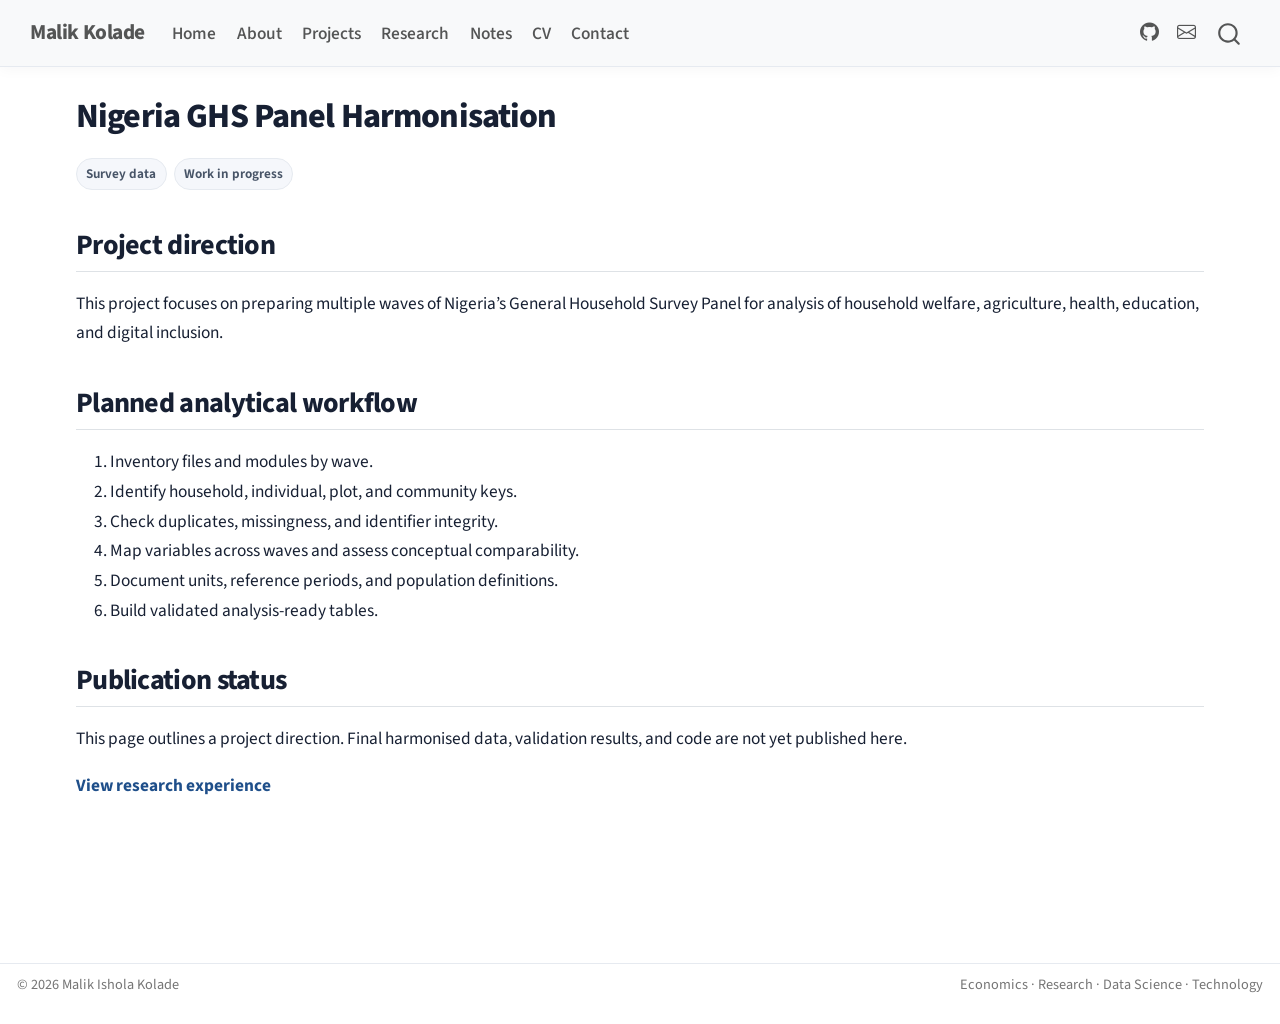
<file: projects/ghs-panel.html>
<!DOCTYPE html>
<html xmlns="http://www.w3.org/1999/xhtml" lang="en" xml:lang="en"><head>

<meta charset="utf-8">
<meta name="generator" content="quarto-1.10.18">

<meta name="viewport" content="width=device-width, initial-scale=1.0, user-scalable=yes">


<title>Nigeria GHS Panel Harmonisation – Malik Kolade</title>
<style>
/* Default styles provided by pandoc.
** See https://pandoc.org/MANUAL.html#variables-for-html for config info.
*/
span.smallcaps{font-variant: small-caps;}
div.columns{display: flex; gap: 1.5em;}
div.column{flex: auto;}
@media screen {
div.columns{gap: min(4vw, 1.5em);}
div.column{overflow-x: auto;}
}
div.hanging-indent{margin-left: 1.5em; text-indent: -1.5em;}
ul.task-list{list-style: none;}
ul.task-list li input[type="checkbox"] {
  width: 0.8em;
  margin: 0 0.8em 0.2em -1em; /* quarto-specific, see https://github.com/quarto-dev/quarto-cli/issues/4556 */ 
  vertical-align: middle;
}
</style>


<script src="../site_libs/quarto-nav/quarto-nav.js"></script>
<script src="../site_libs/quarto-nav/headroom.min.js"></script>
<script src="../site_libs/clipboard/clipboard.min.js"></script>
<script src="../site_libs/quarto-search/autocomplete.umd.js"></script>
<script src="../site_libs/quarto-search/fuse.min.js"></script>
<script src="../site_libs/quarto-search/quarto-search.js"></script>
<meta name="quarto:offset" content="../">
<script src="../site_libs/quarto-html/quarto.js" type="module"></script>
<script src="../site_libs/quarto-html/tabsets/tabsets.js" type="module"></script>
<script src="../site_libs/quarto-html/popper.min.js"></script>
<script src="../site_libs/quarto-html/tippy.umd.min.js"></script>
<script src="../site_libs/quarto-html/anchor.min.js"></script>
<link href="../site_libs/quarto-html/tippy.css" rel="stylesheet">
<link href="../site_libs/quarto-html/quarto-syntax-highlighting-64a204ab8560d761af7679ceaba22944.css" rel="stylesheet" id="quarto-text-highlighting-styles">
<script src="../site_libs/bootstrap/bootstrap.min.js"></script>
<link href="../site_libs/bootstrap/bootstrap-icons.css" rel="stylesheet">
<link href="../site_libs/bootstrap/bootstrap-ea1971949f186b5d7ecce1fd3cf000e4.min.css" rel="stylesheet" append-hash="true" id="quarto-bootstrap" data-mode="light">
<script id="quarto-search-options" type="application/json">{
  "location": "navbar",
  "copy-button": false,
  "collapse-after": 3,
  "panel-placement": "end",
  "type": "overlay",
  "limit": 50,
  "keyboard-shortcut": [
    "f",
    "/",
    "s"
  ],
  "show-item-context": false,
  "language": {
    "search-no-results-text": "No results",
    "search-matching-documents-text": "matching documents",
    "search-copy-link-title": "Copy link to search",
    "search-hide-matches-text": "Hide additional matches",
    "search-more-match-text": "more match in this document",
    "search-more-matches-text": "more matches in this document",
    "search-clear-button-title": "Clear",
    "search-text-placeholder": "",
    "search-detached-cancel-button-title": "Cancel",
    "search-submit-button-title": "Submit",
    "search-label": "Search"
  }
}</script>
<style>html{ scroll-behavior: smooth; }</style>


<link rel="stylesheet" href="../styles.css">
</head>

<body class="nav-fixed quarto-light">

<div id="quarto-search-results"></div>
  <header id="quarto-header" class="headroom fixed-top">
    <nav class="navbar navbar-expand-lg " data-bs-theme="dark">
      <div class="navbar-container container-fluid">
      <div class="navbar-brand-container mx-auto">
    <a class="navbar-brand" href="../index.html">
    <span class="navbar-title">Malik Kolade</span>
    </a>
  </div>
            <div id="quarto-search" class="" title="Search"></div>
          <button class="navbar-toggler" type="button" data-bs-toggle="collapse" data-bs-target="#navbarCollapse" aria-controls="navbarCollapse" role="menu" aria-expanded="false" aria-label="Toggle navigation" onclick="if (window.quartoToggleHeadroom) { window.quartoToggleHeadroom(); }">
  <span class="navbar-toggler-icon"></span>
</button>
          <div class="collapse navbar-collapse" id="navbarCollapse">
            <ul class="navbar-nav navbar-nav-scroll me-auto">
  <li class="nav-item">
    <a class="nav-link" href="../index.html"> 
<span class="menu-text">Home</span></a>
  </li>  
  <li class="nav-item">
    <a class="nav-link" href="../about.html"> 
<span class="menu-text">About</span></a>
  </li>  
  <li class="nav-item">
    <a class="nav-link" href="../projects.html"> 
<span class="menu-text">Projects</span></a>
  </li>  
  <li class="nav-item">
    <a class="nav-link" href="../research.html"> 
<span class="menu-text">Research</span></a>
  </li>  
  <li class="nav-item">
    <a class="nav-link" href="../articles.html"> 
<span class="menu-text">Notes</span></a>
  </li>  
  <li class="nav-item">
    <a class="nav-link" href="../cv.html"> 
<span class="menu-text">CV</span></a>
  </li>  
  <li class="nav-item">
    <a class="nav-link" href="../contact.html"> 
<span class="menu-text">Contact</span></a>
  </li>  
</ul>
            <ul class="navbar-nav navbar-nav-scroll ms-auto">
  <li class="nav-item compact">
    <a class="nav-link" href="https://github.com/Nicholasmile"> <i class="bi bi-github" role="img" aria-label="GitHub profile">
</i> 
<span class="menu-text"></span></a>
  </li>  
  <li class="nav-item compact">
    <a class="nav-link" href="mailto:theonlykolademalik@gmail.com"> <i class="bi bi-envelope" role="img" aria-label="Email Malik">
</i> 
<span class="menu-text"></span></a>
  </li>  
</ul>
          </div> <!-- /navcollapse -->
            <div class="quarto-navbar-tools">
</div>
      </div> <!-- /container-fluid -->
    </nav>
</header>
<!-- content -->
<div id="quarto-content" class="quarto-container page-columns page-rows-contents page-layout-full page-navbar">
<!-- sidebar -->
<!-- margin-sidebar -->
    
<!-- main -->
<main class="content column-page" id="quarto-document-content">

<header id="title-block-header" class="quarto-title-block default">
<div class="quarto-title">
<h1 class="title">Nigeria GHS Panel Harmonisation</h1>
</div>



<div class="quarto-title-meta column-page">

    
  
    
  </div>
  


</header>


<p><span class="tag">Survey data</span> <span class="tag">Work in progress</span></p>
<section id="project-direction" class="level2">
<h2 class="anchored" data-anchor-id="project-direction">Project direction</h2>
<p>This project focuses on preparing multiple waves of Nigeria’s General Household Survey Panel for analysis of household welfare, agriculture, health, education, and digital inclusion.</p>
</section>
<section id="planned-analytical-workflow" class="level2">
<h2 class="anchored" data-anchor-id="planned-analytical-workflow">Planned analytical workflow</h2>
<ol type="1">
<li>Inventory files and modules by wave.</li>
<li>Identify household, individual, plot, and community keys.</li>
<li>Check duplicates, missingness, and identifier integrity.</li>
<li>Map variables across waves and assess conceptual comparability.</li>
<li>Document units, reference periods, and population definitions.</li>
<li>Build validated analysis-ready tables.</li>
</ol>
</section>
<section id="publication-status" class="level2">
<h2 class="anchored" data-anchor-id="publication-status">Publication status</h2>
<p>This page outlines a project direction. Final harmonised data, validation results, and code are not yet published here.</p>
<p><a href="../research.html" class="project-link">View research experience</a></p>


</section>

<a onclick="window.scrollTo(0, 0); return false;" role="button" id="quarto-back-to-top"><i class="bi bi-arrow-up"></i> Back to top</a></main> <!-- /main -->
<script id="quarto-html-after-body" type="application/javascript">
  window.document.addEventListener("DOMContentLoaded", function (event) {
    const icon = "";
    const anchorJS = new window.AnchorJS();
    anchorJS.options = {
      placement: 'right',
      icon: icon
    };
    anchorJS.add('.anchored');
    const isCodeAnnotation = (el) => {
      for (const clz of el.classList) {
        if (clz.startsWith('code-annotation-')) {                     
          return true;
        }
      }
      return false;
    }
    const onCopySuccess = function(e) {
      // button target
      const button = e.trigger;
      // don't keep focus
      button.blur();
      // flash "checked"
      button.classList.add('code-copy-button-checked');
      var currentTitle = button.getAttribute("title");
      button.setAttribute("title", "Copied!");
      let tooltip;
      if (window.bootstrap) {
        button.setAttribute("data-bs-toggle", "tooltip");
        button.setAttribute("data-bs-placement", "left");
        button.setAttribute("data-bs-title", "Copied!");
        tooltip = new bootstrap.Tooltip(button, 
          { trigger: "manual", 
            customClass: "code-copy-button-tooltip",
            offset: [0, -8]});
        tooltip.show();    
      }
      setTimeout(function() {
        if (tooltip) {
          tooltip.hide();
          button.removeAttribute("data-bs-title");
          button.removeAttribute("data-bs-toggle");
          button.removeAttribute("data-bs-placement");
        }
        button.setAttribute("title", currentTitle);
        button.classList.remove('code-copy-button-checked');
      }, 1000);
      // clear code selection
      e.clearSelection();
    }
    const getTextToCopy = function(trigger) {
      const outerScaffold = trigger.parentElement.cloneNode(true);
      const codeEl = outerScaffold.querySelector('code');
      for (const childEl of codeEl.children) {
        if (isCodeAnnotation(childEl)) {
          childEl.remove();
        }
      }
      return codeEl.innerText;
    }
    const clipboard = new window.ClipboardJS('.code-copy-button:not([data-in-quarto-modal])', {
      text: getTextToCopy
    });
    clipboard.on('success', onCopySuccess);
    if (window.document.getElementById('quarto-embedded-source-code-modal')) {
      const clipboardModal = new window.ClipboardJS('.code-copy-button[data-in-quarto-modal]', {
        text: getTextToCopy,
        container: window.document.getElementById('quarto-embedded-source-code-modal')
      });
      clipboardModal.on('success', onCopySuccess);
    }
      var localhostRegex = new RegExp(/^(?:http|https):\/\/localhost\:?[0-9]*\//);
      var mailtoRegex = new RegExp(/^mailto:/);
        var filterRegex = new RegExp("https:\/\/nicholasmile\.github\.io\/malik_kolade\.github\.io\/");
      var isInternal = (href) => {
          return filterRegex.test(href) || localhostRegex.test(href) || mailtoRegex.test(href);
      }
      // Inspect non-navigation links and adorn them if external
     var links = window.document.querySelectorAll('a[href]:not(.nav-link):not(.navbar-brand):not(.toc-action):not(.sidebar-link):not(.sidebar-item-toggle):not(.pagination-link):not(.no-external):not([aria-hidden]):not(.dropdown-item):not(.quarto-navigation-tool):not(.about-link)');
      for (var i=0; i<links.length; i++) {
        const link = links[i];
        if (!isInternal(link.href)) {
          // undo the damage that might have been done by quarto-nav.js in the case of
          // links that we want to consider external
          if (link.dataset.originalHref !== undefined) {
            link.href = link.dataset.originalHref;
          }
            // target, if specified
            link.setAttribute("target", "_blank");
            if (link.getAttribute("rel") === null) {
              link.setAttribute("rel", "noopener");
            }
        }
      }
    function tippyHover(el, contentFn, onTriggerFn, onUntriggerFn) {
      const config = {
        allowHTML: true,
        maxWidth: 500,
        delay: 100,
        arrow: false,
        appendTo: function(el) {
            return el.parentElement;
        },
        interactive: true,
        interactiveBorder: 10,
        theme: 'quarto',
        placement: 'bottom-start',
      };
      if (contentFn) {
        config.content = contentFn;
      }
      if (onTriggerFn) {
        config.onTrigger = onTriggerFn;
      }
      if (onUntriggerFn) {
        config.onUntrigger = onUntriggerFn;
      }
      window.tippy(el, config); 
    }
    const noterefs = window.document.querySelectorAll('a[role="doc-noteref"]');
    for (var i=0; i<noterefs.length; i++) {
      const ref = noterefs[i];
      tippyHover(ref, function() {
        // use id or data attribute instead here
        let href = ref.getAttribute('data-footnote-href') || ref.getAttribute('href');
        try { href = new URL(href).hash; } catch {}
        const id = href.replace(/^#\/?/, "");
        const note = window.document.getElementById(id);
        if (note) {
          return note.innerHTML;
        } else {
          return "";
        }
      });
    }
    const xrefs = window.document.querySelectorAll('a.quarto-xref');
    const processXRef = (id, note) => {
      // Strip column container classes
      const stripColumnClz = (el) => {
        el.classList.remove("page-full", "page-columns");
        if (el.children) {
          for (const child of el.children) {
            stripColumnClz(child);
          }
        }
      }
      stripColumnClz(note)
      if (id === null || id.startsWith('sec-')) {
        // Special case sections, only their first couple elements
        const container = document.createElement("div");
        if (note.children && note.children.length > 2) {
          container.appendChild(note.children[0].cloneNode(true));
          for (let i = 1; i < note.children.length; i++) {
            const child = note.children[i];
            if (child.tagName === "P" && child.innerText === "") {
              continue;
            } else {
              container.appendChild(child.cloneNode(true));
              break;
            }
          }
          if (window.Quarto?.typesetMath) {
            window.Quarto.typesetMath(container);
          }
          return container.innerHTML
        } else {
          if (window.Quarto?.typesetMath) {
            window.Quarto.typesetMath(note);
          }
          return note.innerHTML;
        }
      } else {
        // Remove any anchor links if they are present
        const anchorLink = note.querySelector('a.anchorjs-link');
        if (anchorLink) {
          anchorLink.remove();
        }
        if (window.Quarto?.typesetMath) {
          window.Quarto.typesetMath(note);
        }
        if (note.classList.contains("callout")) {
          return note.outerHTML;
        } else {
          return note.innerHTML;
        }
      }
    }
    for (var i=0; i<xrefs.length; i++) {
      const xref = xrefs[i];
      tippyHover(xref, undefined, function(instance) {
        instance.disable();
        let url = xref.getAttribute('href');
        let hash = undefined; 
        if (url.startsWith('#')) {
          hash = url;
        } else {
          try { hash = new URL(url).hash; } catch {}
        }
        if (hash) {
          const id = hash.replace(/^#\/?/, "");
          const note = window.document.getElementById(id);
          if (note !== null) {
            try {
              const html = processXRef(id, note.cloneNode(true));
              instance.setContent(html);
            } finally {
              instance.enable();
              instance.show();
            }
          } else {
            // See if we can fetch this
            fetch(url.split('#')[0])
            .then(res => res.text())
            .then(html => {
              const parser = new DOMParser();
              const htmlDoc = parser.parseFromString(html, "text/html");
              const note = htmlDoc.getElementById(id);
              if (note !== null) {
                const html = processXRef(id, note);
                instance.setContent(html);
              } 
            }).finally(() => {
              instance.enable();
              instance.show();
            });
          }
        } else {
          // See if we can fetch a full url (with no hash to target)
          // This is a special case and we should probably do some content thinning / targeting
          fetch(url)
          .then(res => res.text())
          .then(html => {
            const parser = new DOMParser();
            const htmlDoc = parser.parseFromString(html, "text/html");
            const note = htmlDoc.querySelector('main.content');
            if (note !== null) {
              // This should only happen for chapter cross references
              // (since there is no id in the URL)
              // remove the first header
              if (note.children.length > 0 && note.children[0].tagName === "HEADER") {
                note.children[0].remove();
              }
              const html = processXRef(null, note);
              instance.setContent(html);
            } 
          }).finally(() => {
            instance.enable();
            instance.show();
          });
        }
      }, function(instance) {
      });
    }
        let selectedAnnoteEl;
        const selectorForAnnotation = ( cell, annotation) => {
          let cellAttr = 'data-code-cell="' + cell + '"';
          let lineAttr = 'data-code-annotation="' +  annotation + '"';
          const selector = 'span[' + cellAttr + '][' + lineAttr + ']';
          return selector;
        }
        const selectCodeLines = (annoteEl) => {
          const doc = window.document;
          const targetCell = annoteEl.getAttribute("data-target-cell");
          const targetAnnotation = annoteEl.getAttribute("data-target-annotation");
          const annoteSpan = window.document.querySelector(selectorForAnnotation(targetCell, targetAnnotation));
          const lines = annoteSpan.getAttribute("data-code-lines").split(",");
          const lineIds = lines.map((line) => {
            return targetCell + "-" + line;
          })
          let top = null;
          let height = null;
          let parent = null;
          if (lineIds.length > 0) {
              //compute the position of the single el (top and bottom and make a div)
              const el = window.document.getElementById(lineIds[0]);
              top = el.offsetTop;
              height = el.offsetHeight;
              parent = el.parentElement.parentElement;
            if (lineIds.length > 1) {
              const lastEl = window.document.getElementById(lineIds[lineIds.length - 1]);
              const bottom = lastEl.offsetTop + lastEl.offsetHeight;
              height = bottom - top;
            }
            if (top !== null && height !== null && parent !== null) {
              // cook up a div (if necessary) and position it 
              let div = window.document.getElementById("code-annotation-line-highlight");
              if (div === null) {
                div = window.document.createElement("div");
                div.setAttribute("id", "code-annotation-line-highlight");
                div.style.position = 'absolute';
                parent.appendChild(div);
              }
              div.style.top = top - 2 + "px";
              div.style.height = height + 4 + "px";
              div.style.left = 0;
              let gutterDiv = window.document.getElementById("code-annotation-line-highlight-gutter");
              if (gutterDiv === null) {
                gutterDiv = window.document.createElement("div");
                gutterDiv.setAttribute("id", "code-annotation-line-highlight-gutter");
                gutterDiv.style.position = 'absolute';
                const codeCell = window.document.getElementById(targetCell);
                const gutter = codeCell.querySelector('.code-annotation-gutter');
                gutter.appendChild(gutterDiv);
              }
              gutterDiv.style.top = top - 2 + "px";
              gutterDiv.style.height = height + 4 + "px";
            }
            selectedAnnoteEl = annoteEl;
          }
        };
        const unselectCodeLines = () => {
          const elementsIds = ["code-annotation-line-highlight", "code-annotation-line-highlight-gutter"];
          elementsIds.forEach((elId) => {
            const div = window.document.getElementById(elId);
            if (div) {
              div.remove();
            }
          });
          selectedAnnoteEl = undefined;
        };
          // Handle positioning of the toggle
      window.addEventListener(
        "resize",
        throttle(() => {
          elRect = undefined;
          if (selectedAnnoteEl) {
            selectCodeLines(selectedAnnoteEl);
          }
        }, 10)
      );
      function throttle(fn, ms) {
      let throttle = false;
      let timer;
        return (...args) => {
          if(!throttle) { // first call gets through
              fn.apply(this, args);
              throttle = true;
          } else { // all the others get throttled
              if(timer) clearTimeout(timer); // cancel #2
              timer = setTimeout(() => {
                fn.apply(this, args);
                timer = throttle = false;
              }, ms);
          }
        };
      }
        // Attach click handler to the DT
        const annoteDls = window.document.querySelectorAll('dt[data-target-cell]');
        for (const annoteDlNode of annoteDls) {
          annoteDlNode.addEventListener('click', (event) => {
            const clickedEl = event.target;
            if (clickedEl !== selectedAnnoteEl) {
              unselectCodeLines();
              const activeEl = window.document.querySelector('dt[data-target-cell].code-annotation-active');
              if (activeEl) {
                activeEl.classList.remove('code-annotation-active');
              }
              selectCodeLines(clickedEl);
              clickedEl.classList.add('code-annotation-active');
            } else {
              // Unselect the line
              unselectCodeLines();
              clickedEl.classList.remove('code-annotation-active');
            }
          });
        }
    const findCites = (el) => {
      const parentEl = el.parentElement;
      if (parentEl) {
        const cites = parentEl.dataset.cites;
        if (cites) {
          return {
            el,
            cites: cites.split(' ')
          };
        } else {
          return findCites(el.parentElement)
        }
      } else {
        return undefined;
      }
    };
    var bibliorefs = window.document.querySelectorAll('a[role="doc-biblioref"]');
    for (var i=0; i<bibliorefs.length; i++) {
      const ref = bibliorefs[i];
      const citeInfo = findCites(ref);
      if (citeInfo) {
        tippyHover(citeInfo.el, function() {
          var popup = window.document.createElement('div');
          citeInfo.cites.forEach(function(cite) {
            var citeDiv = window.document.createElement('div');
            citeDiv.classList.add('hanging-indent');
            citeDiv.classList.add('csl-entry');
            var biblioDiv = window.document.getElementById('ref-' + cite);
            if (biblioDiv) {
              citeDiv.innerHTML = biblioDiv.innerHTML;
            }
            popup.appendChild(citeDiv);
          });
          return popup.innerHTML;
        });
      }
    }
  });
  </script>
</div> <!-- /content -->
<footer class="footer">
  <div class="nav-footer">
    <div class="nav-footer-left">
<p>© 2026 Malik Ishola Kolade</p>
</div>   
    <div class="nav-footer-center">
      &nbsp;
    </div>
    <div class="nav-footer-right">
<p>Economics · Research · Data Science · Technology</p>
</div>
  </div>
</footer>




<script src="../site_libs/quarto-html/zenscroll-min.js"></script>
</body></html>
</file>
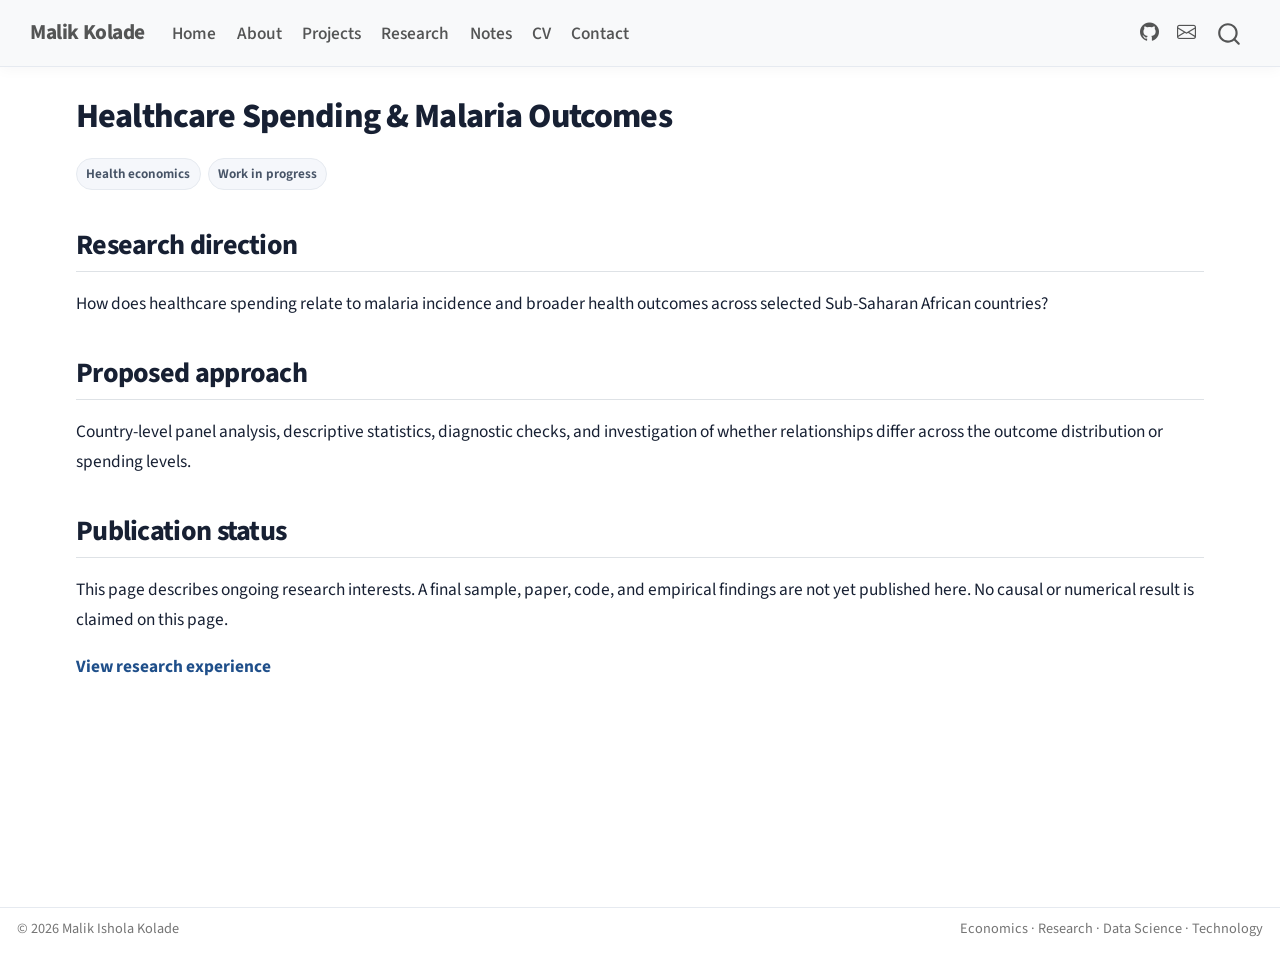
<file: projects/malaria-health-spending.html>
<!DOCTYPE html>
<html xmlns="http://www.w3.org/1999/xhtml" lang="en" xml:lang="en"><head>

<meta charset="utf-8">
<meta name="generator" content="quarto-1.10.18">

<meta name="viewport" content="width=device-width, initial-scale=1.0, user-scalable=yes">


<title>Healthcare Spending &amp; Malaria Outcomes – Malik Kolade</title>
<style>
/* Default styles provided by pandoc.
** See https://pandoc.org/MANUAL.html#variables-for-html for config info.
*/
span.smallcaps{font-variant: small-caps;}
div.columns{display: flex; gap: 1.5em;}
div.column{flex: auto;}
@media screen {
div.columns{gap: min(4vw, 1.5em);}
div.column{overflow-x: auto;}
}
div.hanging-indent{margin-left: 1.5em; text-indent: -1.5em;}
ul.task-list{list-style: none;}
ul.task-list li input[type="checkbox"] {
  width: 0.8em;
  margin: 0 0.8em 0.2em -1em; /* quarto-specific, see https://github.com/quarto-dev/quarto-cli/issues/4556 */ 
  vertical-align: middle;
}
</style>


<script src="../site_libs/quarto-nav/quarto-nav.js"></script>
<script src="../site_libs/quarto-nav/headroom.min.js"></script>
<script src="../site_libs/clipboard/clipboard.min.js"></script>
<script src="../site_libs/quarto-search/autocomplete.umd.js"></script>
<script src="../site_libs/quarto-search/fuse.min.js"></script>
<script src="../site_libs/quarto-search/quarto-search.js"></script>
<meta name="quarto:offset" content="../">
<script src="../site_libs/quarto-html/quarto.js" type="module"></script>
<script src="../site_libs/quarto-html/tabsets/tabsets.js" type="module"></script>
<script src="../site_libs/quarto-html/popper.min.js"></script>
<script src="../site_libs/quarto-html/tippy.umd.min.js"></script>
<script src="../site_libs/quarto-html/anchor.min.js"></script>
<link href="../site_libs/quarto-html/tippy.css" rel="stylesheet">
<link href="../site_libs/quarto-html/quarto-syntax-highlighting-64a204ab8560d761af7679ceaba22944.css" rel="stylesheet" id="quarto-text-highlighting-styles">
<script src="../site_libs/bootstrap/bootstrap.min.js"></script>
<link href="../site_libs/bootstrap/bootstrap-icons.css" rel="stylesheet">
<link href="../site_libs/bootstrap/bootstrap-ea1971949f186b5d7ecce1fd3cf000e4.min.css" rel="stylesheet" append-hash="true" id="quarto-bootstrap" data-mode="light">
<script id="quarto-search-options" type="application/json">{
  "location": "navbar",
  "copy-button": false,
  "collapse-after": 3,
  "panel-placement": "end",
  "type": "overlay",
  "limit": 50,
  "keyboard-shortcut": [
    "f",
    "/",
    "s"
  ],
  "show-item-context": false,
  "language": {
    "search-no-results-text": "No results",
    "search-matching-documents-text": "matching documents",
    "search-copy-link-title": "Copy link to search",
    "search-hide-matches-text": "Hide additional matches",
    "search-more-match-text": "more match in this document",
    "search-more-matches-text": "more matches in this document",
    "search-clear-button-title": "Clear",
    "search-text-placeholder": "",
    "search-detached-cancel-button-title": "Cancel",
    "search-submit-button-title": "Submit",
    "search-label": "Search"
  }
}</script>
<style>html{ scroll-behavior: smooth; }</style>


<link rel="stylesheet" href="../styles.css">
</head>

<body class="nav-fixed quarto-light">

<div id="quarto-search-results"></div>
  <header id="quarto-header" class="headroom fixed-top">
    <nav class="navbar navbar-expand-lg " data-bs-theme="dark">
      <div class="navbar-container container-fluid">
      <div class="navbar-brand-container mx-auto">
    <a class="navbar-brand" href="../index.html">
    <span class="navbar-title">Malik Kolade</span>
    </a>
  </div>
            <div id="quarto-search" class="" title="Search"></div>
          <button class="navbar-toggler" type="button" data-bs-toggle="collapse" data-bs-target="#navbarCollapse" aria-controls="navbarCollapse" role="menu" aria-expanded="false" aria-label="Toggle navigation" onclick="if (window.quartoToggleHeadroom) { window.quartoToggleHeadroom(); }">
  <span class="navbar-toggler-icon"></span>
</button>
          <div class="collapse navbar-collapse" id="navbarCollapse">
            <ul class="navbar-nav navbar-nav-scroll me-auto">
  <li class="nav-item">
    <a class="nav-link" href="../index.html"> 
<span class="menu-text">Home</span></a>
  </li>  
  <li class="nav-item">
    <a class="nav-link" href="../about.html"> 
<span class="menu-text">About</span></a>
  </li>  
  <li class="nav-item">
    <a class="nav-link" href="../projects.html"> 
<span class="menu-text">Projects</span></a>
  </li>  
  <li class="nav-item">
    <a class="nav-link" href="../research.html"> 
<span class="menu-text">Research</span></a>
  </li>  
  <li class="nav-item">
    <a class="nav-link" href="../articles.html"> 
<span class="menu-text">Notes</span></a>
  </li>  
  <li class="nav-item">
    <a class="nav-link" href="../cv.html"> 
<span class="menu-text">CV</span></a>
  </li>  
  <li class="nav-item">
    <a class="nav-link" href="../contact.html"> 
<span class="menu-text">Contact</span></a>
  </li>  
</ul>
            <ul class="navbar-nav navbar-nav-scroll ms-auto">
  <li class="nav-item compact">
    <a class="nav-link" href="https://github.com/Nicholasmile"> <i class="bi bi-github" role="img" aria-label="GitHub profile">
</i> 
<span class="menu-text"></span></a>
  </li>  
  <li class="nav-item compact">
    <a class="nav-link" href="mailto:theonlykolademalik@gmail.com"> <i class="bi bi-envelope" role="img" aria-label="Email Malik">
</i> 
<span class="menu-text"></span></a>
  </li>  
</ul>
          </div> <!-- /navcollapse -->
            <div class="quarto-navbar-tools">
</div>
      </div> <!-- /container-fluid -->
    </nav>
</header>
<!-- content -->
<div id="quarto-content" class="quarto-container page-columns page-rows-contents page-layout-full page-navbar">
<!-- sidebar -->
<!-- margin-sidebar -->
    
<!-- main -->
<main class="content column-page" id="quarto-document-content">

<header id="title-block-header" class="quarto-title-block default">
<div class="quarto-title">
<h1 class="title">Healthcare Spending &amp; Malaria Outcomes</h1>
</div>



<div class="quarto-title-meta column-page">

    
  
    
  </div>
  


</header>


<p><span class="tag">Health economics</span> <span class="tag">Work in progress</span></p>
<section id="research-direction" class="level2">
<h2 class="anchored" data-anchor-id="research-direction">Research direction</h2>
<p>How does healthcare spending relate to malaria incidence and broader health outcomes across selected Sub-Saharan African countries?</p>
</section>
<section id="proposed-approach" class="level2">
<h2 class="anchored" data-anchor-id="proposed-approach">Proposed approach</h2>
<p>Country-level panel analysis, descriptive statistics, diagnostic checks, and investigation of whether relationships differ across the outcome distribution or spending levels.</p>
</section>
<section id="publication-status" class="level2">
<h2 class="anchored" data-anchor-id="publication-status">Publication status</h2>
<p>This page describes ongoing research interests. A final sample, paper, code, and empirical findings are not yet published here. No causal or numerical result is claimed on this page.</p>
<p><a href="../research.html" class="project-link">View research experience</a></p>


</section>

<a onclick="window.scrollTo(0, 0); return false;" role="button" id="quarto-back-to-top"><i class="bi bi-arrow-up"></i> Back to top</a></main> <!-- /main -->
<script id="quarto-html-after-body" type="application/javascript">
  window.document.addEventListener("DOMContentLoaded", function (event) {
    const icon = "";
    const anchorJS = new window.AnchorJS();
    anchorJS.options = {
      placement: 'right',
      icon: icon
    };
    anchorJS.add('.anchored');
    const isCodeAnnotation = (el) => {
      for (const clz of el.classList) {
        if (clz.startsWith('code-annotation-')) {                     
          return true;
        }
      }
      return false;
    }
    const onCopySuccess = function(e) {
      // button target
      const button = e.trigger;
      // don't keep focus
      button.blur();
      // flash "checked"
      button.classList.add('code-copy-button-checked');
      var currentTitle = button.getAttribute("title");
      button.setAttribute("title", "Copied!");
      let tooltip;
      if (window.bootstrap) {
        button.setAttribute("data-bs-toggle", "tooltip");
        button.setAttribute("data-bs-placement", "left");
        button.setAttribute("data-bs-title", "Copied!");
        tooltip = new bootstrap.Tooltip(button, 
          { trigger: "manual", 
            customClass: "code-copy-button-tooltip",
            offset: [0, -8]});
        tooltip.show();    
      }
      setTimeout(function() {
        if (tooltip) {
          tooltip.hide();
          button.removeAttribute("data-bs-title");
          button.removeAttribute("data-bs-toggle");
          button.removeAttribute("data-bs-placement");
        }
        button.setAttribute("title", currentTitle);
        button.classList.remove('code-copy-button-checked');
      }, 1000);
      // clear code selection
      e.clearSelection();
    }
    const getTextToCopy = function(trigger) {
      const outerScaffold = trigger.parentElement.cloneNode(true);
      const codeEl = outerScaffold.querySelector('code');
      for (const childEl of codeEl.children) {
        if (isCodeAnnotation(childEl)) {
          childEl.remove();
        }
      }
      return codeEl.innerText;
    }
    const clipboard = new window.ClipboardJS('.code-copy-button:not([data-in-quarto-modal])', {
      text: getTextToCopy
    });
    clipboard.on('success', onCopySuccess);
    if (window.document.getElementById('quarto-embedded-source-code-modal')) {
      const clipboardModal = new window.ClipboardJS('.code-copy-button[data-in-quarto-modal]', {
        text: getTextToCopy,
        container: window.document.getElementById('quarto-embedded-source-code-modal')
      });
      clipboardModal.on('success', onCopySuccess);
    }
      var localhostRegex = new RegExp(/^(?:http|https):\/\/localhost\:?[0-9]*\//);
      var mailtoRegex = new RegExp(/^mailto:/);
        var filterRegex = new RegExp("https:\/\/nicholasmile\.github\.io\/malik_kolade\.github\.io\/");
      var isInternal = (href) => {
          return filterRegex.test(href) || localhostRegex.test(href) || mailtoRegex.test(href);
      }
      // Inspect non-navigation links and adorn them if external
     var links = window.document.querySelectorAll('a[href]:not(.nav-link):not(.navbar-brand):not(.toc-action):not(.sidebar-link):not(.sidebar-item-toggle):not(.pagination-link):not(.no-external):not([aria-hidden]):not(.dropdown-item):not(.quarto-navigation-tool):not(.about-link)');
      for (var i=0; i<links.length; i++) {
        const link = links[i];
        if (!isInternal(link.href)) {
          // undo the damage that might have been done by quarto-nav.js in the case of
          // links that we want to consider external
          if (link.dataset.originalHref !== undefined) {
            link.href = link.dataset.originalHref;
          }
            // target, if specified
            link.setAttribute("target", "_blank");
            if (link.getAttribute("rel") === null) {
              link.setAttribute("rel", "noopener");
            }
        }
      }
    function tippyHover(el, contentFn, onTriggerFn, onUntriggerFn) {
      const config = {
        allowHTML: true,
        maxWidth: 500,
        delay: 100,
        arrow: false,
        appendTo: function(el) {
            return el.parentElement;
        },
        interactive: true,
        interactiveBorder: 10,
        theme: 'quarto',
        placement: 'bottom-start',
      };
      if (contentFn) {
        config.content = contentFn;
      }
      if (onTriggerFn) {
        config.onTrigger = onTriggerFn;
      }
      if (onUntriggerFn) {
        config.onUntrigger = onUntriggerFn;
      }
      window.tippy(el, config); 
    }
    const noterefs = window.document.querySelectorAll('a[role="doc-noteref"]');
    for (var i=0; i<noterefs.length; i++) {
      const ref = noterefs[i];
      tippyHover(ref, function() {
        // use id or data attribute instead here
        let href = ref.getAttribute('data-footnote-href') || ref.getAttribute('href');
        try { href = new URL(href).hash; } catch {}
        const id = href.replace(/^#\/?/, "");
        const note = window.document.getElementById(id);
        if (note) {
          return note.innerHTML;
        } else {
          return "";
        }
      });
    }
    const xrefs = window.document.querySelectorAll('a.quarto-xref');
    const processXRef = (id, note) => {
      // Strip column container classes
      const stripColumnClz = (el) => {
        el.classList.remove("page-full", "page-columns");
        if (el.children) {
          for (const child of el.children) {
            stripColumnClz(child);
          }
        }
      }
      stripColumnClz(note)
      if (id === null || id.startsWith('sec-')) {
        // Special case sections, only their first couple elements
        const container = document.createElement("div");
        if (note.children && note.children.length > 2) {
          container.appendChild(note.children[0].cloneNode(true));
          for (let i = 1; i < note.children.length; i++) {
            const child = note.children[i];
            if (child.tagName === "P" && child.innerText === "") {
              continue;
            } else {
              container.appendChild(child.cloneNode(true));
              break;
            }
          }
          if (window.Quarto?.typesetMath) {
            window.Quarto.typesetMath(container);
          }
          return container.innerHTML
        } else {
          if (window.Quarto?.typesetMath) {
            window.Quarto.typesetMath(note);
          }
          return note.innerHTML;
        }
      } else {
        // Remove any anchor links if they are present
        const anchorLink = note.querySelector('a.anchorjs-link');
        if (anchorLink) {
          anchorLink.remove();
        }
        if (window.Quarto?.typesetMath) {
          window.Quarto.typesetMath(note);
        }
        if (note.classList.contains("callout")) {
          return note.outerHTML;
        } else {
          return note.innerHTML;
        }
      }
    }
    for (var i=0; i<xrefs.length; i++) {
      const xref = xrefs[i];
      tippyHover(xref, undefined, function(instance) {
        instance.disable();
        let url = xref.getAttribute('href');
        let hash = undefined; 
        if (url.startsWith('#')) {
          hash = url;
        } else {
          try { hash = new URL(url).hash; } catch {}
        }
        if (hash) {
          const id = hash.replace(/^#\/?/, "");
          const note = window.document.getElementById(id);
          if (note !== null) {
            try {
              const html = processXRef(id, note.cloneNode(true));
              instance.setContent(html);
            } finally {
              instance.enable();
              instance.show();
            }
          } else {
            // See if we can fetch this
            fetch(url.split('#')[0])
            .then(res => res.text())
            .then(html => {
              const parser = new DOMParser();
              const htmlDoc = parser.parseFromString(html, "text/html");
              const note = htmlDoc.getElementById(id);
              if (note !== null) {
                const html = processXRef(id, note);
                instance.setContent(html);
              } 
            }).finally(() => {
              instance.enable();
              instance.show();
            });
          }
        } else {
          // See if we can fetch a full url (with no hash to target)
          // This is a special case and we should probably do some content thinning / targeting
          fetch(url)
          .then(res => res.text())
          .then(html => {
            const parser = new DOMParser();
            const htmlDoc = parser.parseFromString(html, "text/html");
            const note = htmlDoc.querySelector('main.content');
            if (note !== null) {
              // This should only happen for chapter cross references
              // (since there is no id in the URL)
              // remove the first header
              if (note.children.length > 0 && note.children[0].tagName === "HEADER") {
                note.children[0].remove();
              }
              const html = processXRef(null, note);
              instance.setContent(html);
            } 
          }).finally(() => {
            instance.enable();
            instance.show();
          });
        }
      }, function(instance) {
      });
    }
        let selectedAnnoteEl;
        const selectorForAnnotation = ( cell, annotation) => {
          let cellAttr = 'data-code-cell="' + cell + '"';
          let lineAttr = 'data-code-annotation="' +  annotation + '"';
          const selector = 'span[' + cellAttr + '][' + lineAttr + ']';
          return selector;
        }
        const selectCodeLines = (annoteEl) => {
          const doc = window.document;
          const targetCell = annoteEl.getAttribute("data-target-cell");
          const targetAnnotation = annoteEl.getAttribute("data-target-annotation");
          const annoteSpan = window.document.querySelector(selectorForAnnotation(targetCell, targetAnnotation));
          const lines = annoteSpan.getAttribute("data-code-lines").split(",");
          const lineIds = lines.map((line) => {
            return targetCell + "-" + line;
          })
          let top = null;
          let height = null;
          let parent = null;
          if (lineIds.length > 0) {
              //compute the position of the single el (top and bottom and make a div)
              const el = window.document.getElementById(lineIds[0]);
              top = el.offsetTop;
              height = el.offsetHeight;
              parent = el.parentElement.parentElement;
            if (lineIds.length > 1) {
              const lastEl = window.document.getElementById(lineIds[lineIds.length - 1]);
              const bottom = lastEl.offsetTop + lastEl.offsetHeight;
              height = bottom - top;
            }
            if (top !== null && height !== null && parent !== null) {
              // cook up a div (if necessary) and position it 
              let div = window.document.getElementById("code-annotation-line-highlight");
              if (div === null) {
                div = window.document.createElement("div");
                div.setAttribute("id", "code-annotation-line-highlight");
                div.style.position = 'absolute';
                parent.appendChild(div);
              }
              div.style.top = top - 2 + "px";
              div.style.height = height + 4 + "px";
              div.style.left = 0;
              let gutterDiv = window.document.getElementById("code-annotation-line-highlight-gutter");
              if (gutterDiv === null) {
                gutterDiv = window.document.createElement("div");
                gutterDiv.setAttribute("id", "code-annotation-line-highlight-gutter");
                gutterDiv.style.position = 'absolute';
                const codeCell = window.document.getElementById(targetCell);
                const gutter = codeCell.querySelector('.code-annotation-gutter');
                gutter.appendChild(gutterDiv);
              }
              gutterDiv.style.top = top - 2 + "px";
              gutterDiv.style.height = height + 4 + "px";
            }
            selectedAnnoteEl = annoteEl;
          }
        };
        const unselectCodeLines = () => {
          const elementsIds = ["code-annotation-line-highlight", "code-annotation-line-highlight-gutter"];
          elementsIds.forEach((elId) => {
            const div = window.document.getElementById(elId);
            if (div) {
              div.remove();
            }
          });
          selectedAnnoteEl = undefined;
        };
          // Handle positioning of the toggle
      window.addEventListener(
        "resize",
        throttle(() => {
          elRect = undefined;
          if (selectedAnnoteEl) {
            selectCodeLines(selectedAnnoteEl);
          }
        }, 10)
      );
      function throttle(fn, ms) {
      let throttle = false;
      let timer;
        return (...args) => {
          if(!throttle) { // first call gets through
              fn.apply(this, args);
              throttle = true;
          } else { // all the others get throttled
              if(timer) clearTimeout(timer); // cancel #2
              timer = setTimeout(() => {
                fn.apply(this, args);
                timer = throttle = false;
              }, ms);
          }
        };
      }
        // Attach click handler to the DT
        const annoteDls = window.document.querySelectorAll('dt[data-target-cell]');
        for (const annoteDlNode of annoteDls) {
          annoteDlNode.addEventListener('click', (event) => {
            const clickedEl = event.target;
            if (clickedEl !== selectedAnnoteEl) {
              unselectCodeLines();
              const activeEl = window.document.querySelector('dt[data-target-cell].code-annotation-active');
              if (activeEl) {
                activeEl.classList.remove('code-annotation-active');
              }
              selectCodeLines(clickedEl);
              clickedEl.classList.add('code-annotation-active');
            } else {
              // Unselect the line
              unselectCodeLines();
              clickedEl.classList.remove('code-annotation-active');
            }
          });
        }
    const findCites = (el) => {
      const parentEl = el.parentElement;
      if (parentEl) {
        const cites = parentEl.dataset.cites;
        if (cites) {
          return {
            el,
            cites: cites.split(' ')
          };
        } else {
          return findCites(el.parentElement)
        }
      } else {
        return undefined;
      }
    };
    var bibliorefs = window.document.querySelectorAll('a[role="doc-biblioref"]');
    for (var i=0; i<bibliorefs.length; i++) {
      const ref = bibliorefs[i];
      const citeInfo = findCites(ref);
      if (citeInfo) {
        tippyHover(citeInfo.el, function() {
          var popup = window.document.createElement('div');
          citeInfo.cites.forEach(function(cite) {
            var citeDiv = window.document.createElement('div');
            citeDiv.classList.add('hanging-indent');
            citeDiv.classList.add('csl-entry');
            var biblioDiv = window.document.getElementById('ref-' + cite);
            if (biblioDiv) {
              citeDiv.innerHTML = biblioDiv.innerHTML;
            }
            popup.appendChild(citeDiv);
          });
          return popup.innerHTML;
        });
      }
    }
  });
  </script>
</div> <!-- /content -->
<footer class="footer">
  <div class="nav-footer">
    <div class="nav-footer-left">
<p>© 2026 Malik Ishola Kolade</p>
</div>   
    <div class="nav-footer-center">
      &nbsp;
    </div>
    <div class="nav-footer-right">
<p>Economics · Research · Data Science · Technology</p>
</div>
  </div>
</footer>




<script src="../site_libs/quarto-html/zenscroll-min.js"></script>
</body></html>
</file>
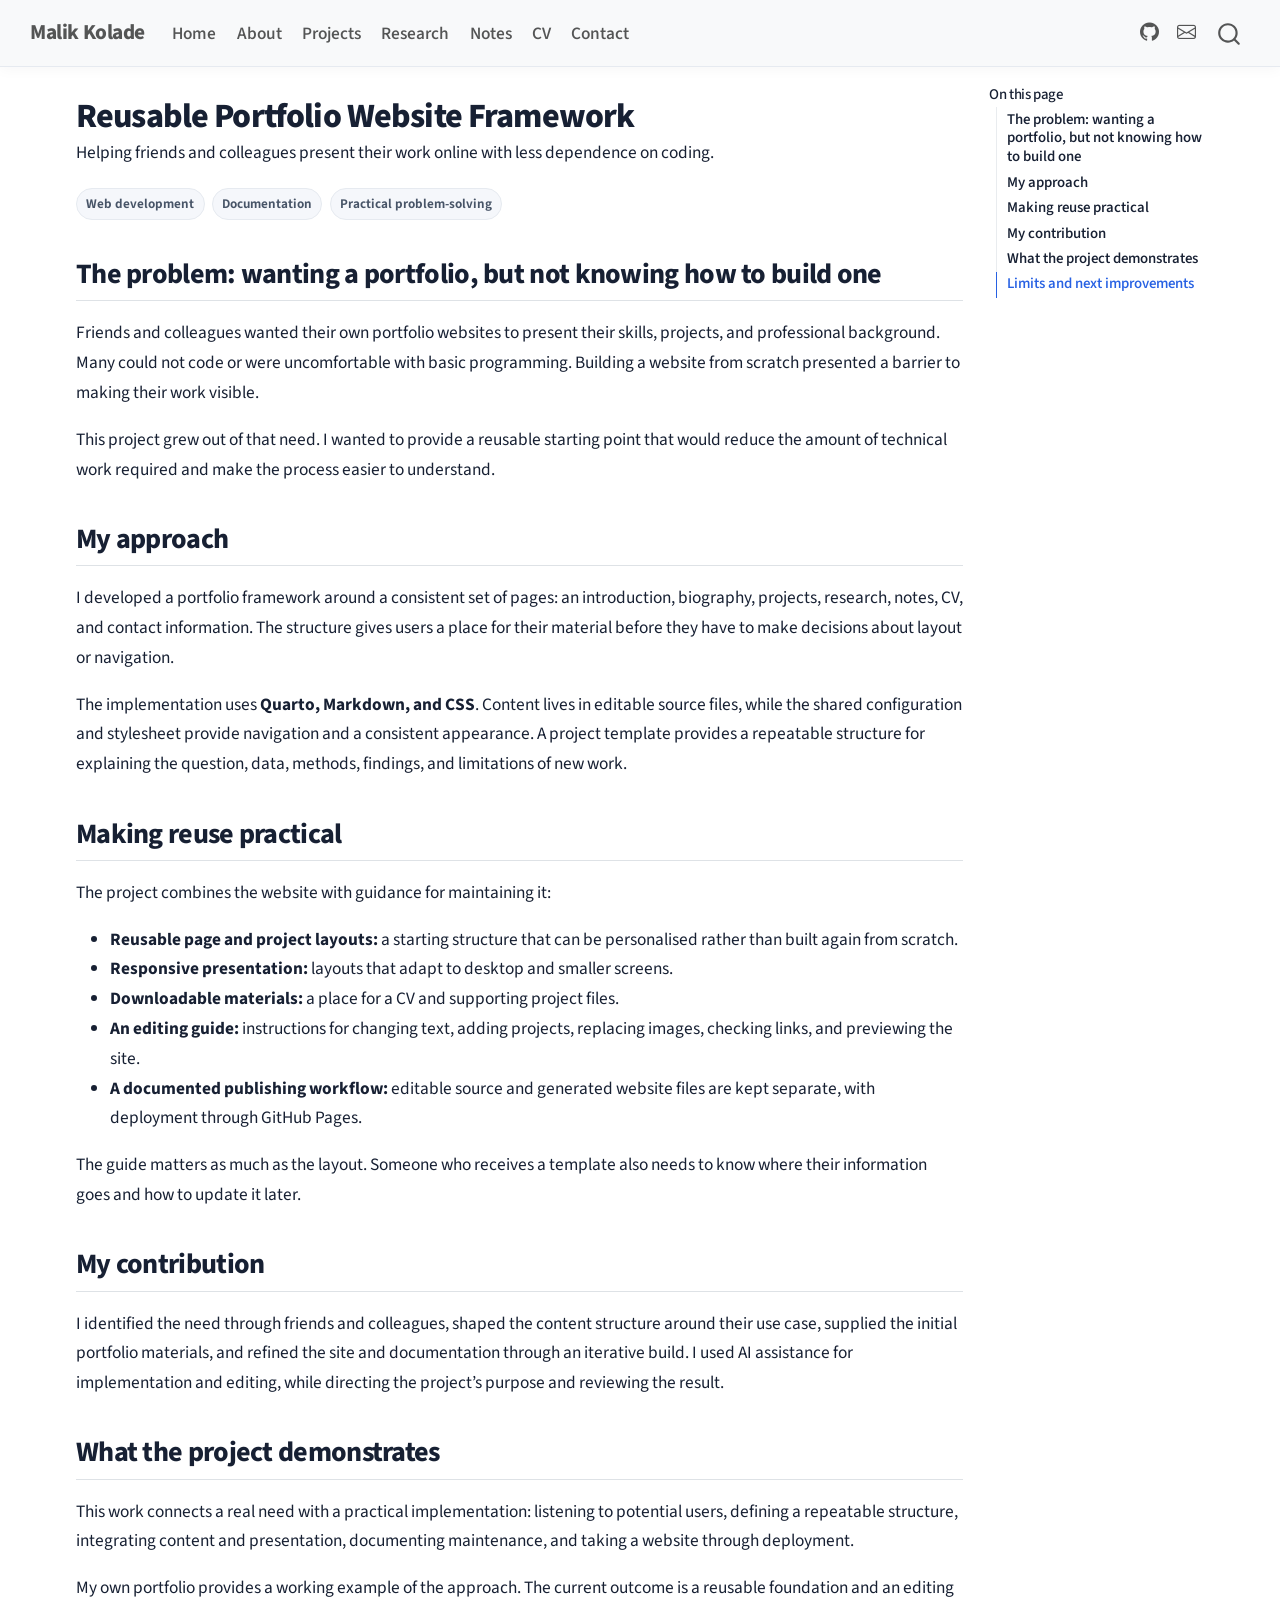
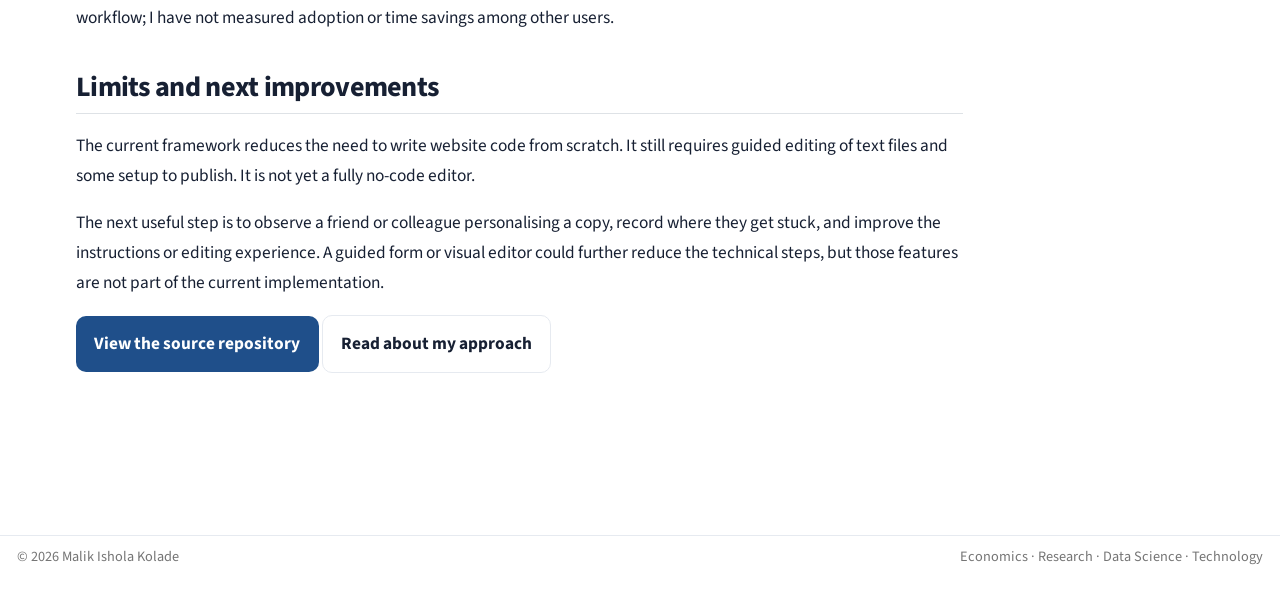
<file: projects/reusable-portfolio.html>
<!DOCTYPE html>
<html xmlns="http://www.w3.org/1999/xhtml" lang="en" xml:lang="en"><head>

<meta charset="utf-8">
<meta name="generator" content="quarto-1.10.18">

<meta name="viewport" content="width=device-width, initial-scale=1.0, user-scalable=yes">

<meta name="description" content="Helping friends and colleagues present their work online with less dependence on coding.">

<title>Reusable Portfolio Website Framework – Malik Kolade</title>
<style>
/* Default styles provided by pandoc.
** See https://pandoc.org/MANUAL.html#variables-for-html for config info.
*/
span.smallcaps{font-variant: small-caps;}
div.columns{display: flex; gap: 1.5em;}
div.column{flex: auto;}
@media screen {
div.columns{gap: min(4vw, 1.5em);}
div.column{overflow-x: auto;}
}
div.hanging-indent{margin-left: 1.5em; text-indent: -1.5em;}
ul.task-list{list-style: none;}
ul.task-list li input[type="checkbox"] {
  width: 0.8em;
  margin: 0 0.8em 0.2em -1em; /* quarto-specific, see https://github.com/quarto-dev/quarto-cli/issues/4556 */ 
  vertical-align: middle;
}
</style>


<script src="../site_libs/quarto-nav/quarto-nav.js"></script>
<script src="../site_libs/quarto-nav/headroom.min.js"></script>
<script src="../site_libs/clipboard/clipboard.min.js"></script>
<script src="../site_libs/quarto-search/autocomplete.umd.js"></script>
<script src="../site_libs/quarto-search/fuse.min.js"></script>
<script src="../site_libs/quarto-search/quarto-search.js"></script>
<meta name="quarto:offset" content="../">
<script src="../site_libs/quarto-html/quarto.js" type="module"></script>
<script src="../site_libs/quarto-html/tabsets/tabsets.js" type="module"></script>
<script src="../site_libs/quarto-html/popper.min.js"></script>
<script src="../site_libs/quarto-html/tippy.umd.min.js"></script>
<script src="../site_libs/quarto-html/anchor.min.js"></script>
<link href="../site_libs/quarto-html/tippy.css" rel="stylesheet">
<link href="../site_libs/quarto-html/quarto-syntax-highlighting-64a204ab8560d761af7679ceaba22944.css" rel="stylesheet" id="quarto-text-highlighting-styles">
<script src="../site_libs/bootstrap/bootstrap.min.js"></script>
<link href="../site_libs/bootstrap/bootstrap-icons.css" rel="stylesheet">
<link href="../site_libs/bootstrap/bootstrap-ea1971949f186b5d7ecce1fd3cf000e4.min.css" rel="stylesheet" append-hash="true" id="quarto-bootstrap" data-mode="light">
<script id="quarto-search-options" type="application/json">{
  "location": "navbar",
  "copy-button": false,
  "collapse-after": 3,
  "panel-placement": "end",
  "type": "overlay",
  "limit": 50,
  "keyboard-shortcut": [
    "f",
    "/",
    "s"
  ],
  "show-item-context": false,
  "language": {
    "search-no-results-text": "No results",
    "search-matching-documents-text": "matching documents",
    "search-copy-link-title": "Copy link to search",
    "search-hide-matches-text": "Hide additional matches",
    "search-more-match-text": "more match in this document",
    "search-more-matches-text": "more matches in this document",
    "search-clear-button-title": "Clear",
    "search-text-placeholder": "",
    "search-detached-cancel-button-title": "Cancel",
    "search-submit-button-title": "Submit",
    "search-label": "Search"
  }
}</script>
<style>html{ scroll-behavior: smooth; }</style>


<link rel="stylesheet" href="../styles.css">
</head>

<body class="nav-fixed quarto-light">

<div id="quarto-search-results"></div>
  <header id="quarto-header" class="headroom fixed-top">
    <nav class="navbar navbar-expand-lg " data-bs-theme="dark">
      <div class="navbar-container container-fluid">
      <div class="navbar-brand-container mx-auto">
    <a class="navbar-brand" href="../index.html">
    <span class="navbar-title">Malik Kolade</span>
    </a>
  </div>
            <div id="quarto-search" class="" title="Search"></div>
          <button class="navbar-toggler" type="button" data-bs-toggle="collapse" data-bs-target="#navbarCollapse" aria-controls="navbarCollapse" role="menu" aria-expanded="false" aria-label="Toggle navigation" onclick="if (window.quartoToggleHeadroom) { window.quartoToggleHeadroom(); }">
  <span class="navbar-toggler-icon"></span>
</button>
          <div class="collapse navbar-collapse" id="navbarCollapse">
            <ul class="navbar-nav navbar-nav-scroll me-auto">
  <li class="nav-item">
    <a class="nav-link" href="../index.html"> 
<span class="menu-text">Home</span></a>
  </li>  
  <li class="nav-item">
    <a class="nav-link" href="../about.html"> 
<span class="menu-text">About</span></a>
  </li>  
  <li class="nav-item">
    <a class="nav-link" href="../projects.html"> 
<span class="menu-text">Projects</span></a>
  </li>  
  <li class="nav-item">
    <a class="nav-link" href="../research.html"> 
<span class="menu-text">Research</span></a>
  </li>  
  <li class="nav-item">
    <a class="nav-link" href="../articles.html"> 
<span class="menu-text">Notes</span></a>
  </li>  
  <li class="nav-item">
    <a class="nav-link" href="../cv.html"> 
<span class="menu-text">CV</span></a>
  </li>  
  <li class="nav-item">
    <a class="nav-link" href="../contact.html"> 
<span class="menu-text">Contact</span></a>
  </li>  
</ul>
            <ul class="navbar-nav navbar-nav-scroll ms-auto">
  <li class="nav-item compact">
    <a class="nav-link" href="https://github.com/Nicholasmile"> <i class="bi bi-github" role="img" aria-label="GitHub profile">
</i> 
<span class="menu-text"></span></a>
  </li>  
  <li class="nav-item compact">
    <a class="nav-link" href="mailto:theonlykolademalik@gmail.com"> <i class="bi bi-envelope" role="img" aria-label="Email Malik">
</i> 
<span class="menu-text"></span></a>
  </li>  
</ul>
          </div> <!-- /navcollapse -->
            <div class="quarto-navbar-tools">
</div>
      </div> <!-- /container-fluid -->
    </nav>
</header>
<!-- content -->
<div id="quarto-content" class="quarto-container page-columns page-rows-contents page-layout-full page-navbar">
<!-- sidebar -->
<!-- margin-sidebar -->
    <div id="quarto-margin-sidebar" class="sidebar margin-sidebar">
        <nav id="TOC" role="doc-toc" class="toc-active">
    <h2 id="toc-title">On this page</h2>
   
  <ul>
  <li><a href="#the-problem-wanting-a-portfolio-but-not-knowing-how-to-build-one" id="toc-the-problem-wanting-a-portfolio-but-not-knowing-how-to-build-one" class="nav-link active" data-scroll-target="#the-problem-wanting-a-portfolio-but-not-knowing-how-to-build-one">The problem: wanting a portfolio, but not knowing how to build one</a></li>
  <li><a href="#my-approach" id="toc-my-approach" class="nav-link" data-scroll-target="#my-approach">My approach</a></li>
  <li><a href="#making-reuse-practical" id="toc-making-reuse-practical" class="nav-link" data-scroll-target="#making-reuse-practical">Making reuse practical</a></li>
  <li><a href="#my-contribution" id="toc-my-contribution" class="nav-link" data-scroll-target="#my-contribution">My contribution</a></li>
  <li><a href="#what-the-project-demonstrates" id="toc-what-the-project-demonstrates" class="nav-link" data-scroll-target="#what-the-project-demonstrates">What the project demonstrates</a></li>
  <li><a href="#limits-and-next-improvements" id="toc-limits-and-next-improvements" class="nav-link" data-scroll-target="#limits-and-next-improvements">Limits and next improvements</a></li>
  </ul>
</nav>
    </div>
<!-- main -->
<main class="content column-page-left" id="quarto-document-content">

<header id="title-block-header" class="quarto-title-block default">
<div class="quarto-title">
<h1 class="title">Reusable Portfolio Website Framework</h1>
</div>

<div>
  <div class="description">
    Helping friends and colleagues present their work online with less dependence on coding.
  </div>
</div>


<div class="quarto-title-meta column-page-left">

    
  
    
  </div>
  


</header>


<p><span class="tag">Web development</span> <span class="tag">Documentation</span> <span class="tag">Practical problem-solving</span></p>
<section id="the-problem-wanting-a-portfolio-but-not-knowing-how-to-build-one" class="level2">
<h2 class="anchored" data-anchor-id="the-problem-wanting-a-portfolio-but-not-knowing-how-to-build-one">The problem: wanting a portfolio, but not knowing how to build one</h2>
<p>Friends and colleagues wanted their own portfolio websites to present their skills, projects, and professional background. Many could not code or were uncomfortable with basic programming. Building a website from scratch presented a barrier to making their work visible.</p>
<p>This project grew out of that need. I wanted to provide a reusable starting point that would reduce the amount of technical work required and make the process easier to understand.</p>
</section>
<section id="my-approach" class="level2">
<h2 class="anchored" data-anchor-id="my-approach">My approach</h2>
<p>I developed a portfolio framework around a consistent set of pages: an introduction, biography, projects, research, notes, CV, and contact information. The structure gives users a place for their material before they have to make decisions about layout or navigation.</p>
<p>The implementation uses <strong>Quarto, Markdown, and CSS</strong>. Content lives in editable source files, while the shared configuration and stylesheet provide navigation and a consistent appearance. A project template provides a repeatable structure for explaining the question, data, methods, findings, and limitations of new work.</p>
</section>
<section id="making-reuse-practical" class="level2">
<h2 class="anchored" data-anchor-id="making-reuse-practical">Making reuse practical</h2>
<p>The project combines the website with guidance for maintaining it:</p>
<ul>
<li><strong>Reusable page and project layouts:</strong> a starting structure that can be personalised rather than built again from scratch.</li>
<li><strong>Responsive presentation:</strong> layouts that adapt to desktop and smaller screens.</li>
<li><strong>Downloadable materials:</strong> a place for a CV and supporting project files.</li>
<li><strong>An editing guide:</strong> instructions for changing text, adding projects, replacing images, checking links, and previewing the site.</li>
<li><strong>A documented publishing workflow:</strong> editable source and generated website files are kept separate, with deployment through GitHub Pages.</li>
</ul>
<p>The guide matters as much as the layout. Someone who receives a template also needs to know where their information goes and how to update it later.</p>
</section>
<section id="my-contribution" class="level2">
<h2 class="anchored" data-anchor-id="my-contribution">My contribution</h2>
<p>I identified the need through friends and colleagues, shaped the content structure around their use case, supplied the initial portfolio materials, and refined the site and documentation through an iterative build. I used AI assistance for implementation and editing, while directing the project’s purpose and reviewing the result.</p>
</section>
<section id="what-the-project-demonstrates" class="level2">
<h2 class="anchored" data-anchor-id="what-the-project-demonstrates">What the project demonstrates</h2>
<p>This work connects a real need with a practical implementation: listening to potential users, defining a repeatable structure, integrating content and presentation, documenting maintenance, and taking a website through deployment.</p>
<p>My own portfolio provides a working example of the approach. The current outcome is a reusable foundation and an editing workflow; I have not measured adoption or time savings among other users.</p>
</section>
<section id="limits-and-next-improvements" class="level2">
<h2 class="anchored" data-anchor-id="limits-and-next-improvements">Limits and next improvements</h2>
<p>The current framework reduces the need to write website code from scratch. It still requires guided editing of text files and some setup to publish. It is not yet a fully no-code editor.</p>
<p>The next useful step is to observe a friend or colleague personalising a copy, record where they get stuck, and improve the instructions or editing experience. A guided form or visual editor could further reduce the technical steps, but those features are not part of the current implementation.</p>
<p><a href="https://github.com/Nicholasmile/malik_kolade.github.io" class="btn-primary-custom">View the source repository</a> <a href="../about.html" class="btn-secondary-custom">Read about my approach</a></p>


</section>

<a onclick="window.scrollTo(0, 0); return false;" role="button" id="quarto-back-to-top"><i class="bi bi-arrow-up"></i> Back to top</a></main> <!-- /main -->
<script id="quarto-html-after-body" type="application/javascript">
  window.document.addEventListener("DOMContentLoaded", function (event) {
    const icon = "";
    const anchorJS = new window.AnchorJS();
    anchorJS.options = {
      placement: 'right',
      icon: icon
    };
    anchorJS.add('.anchored');
    const isCodeAnnotation = (el) => {
      for (const clz of el.classList) {
        if (clz.startsWith('code-annotation-')) {                     
          return true;
        }
      }
      return false;
    }
    const onCopySuccess = function(e) {
      // button target
      const button = e.trigger;
      // don't keep focus
      button.blur();
      // flash "checked"
      button.classList.add('code-copy-button-checked');
      var currentTitle = button.getAttribute("title");
      button.setAttribute("title", "Copied!");
      let tooltip;
      if (window.bootstrap) {
        button.setAttribute("data-bs-toggle", "tooltip");
        button.setAttribute("data-bs-placement", "left");
        button.setAttribute("data-bs-title", "Copied!");
        tooltip = new bootstrap.Tooltip(button, 
          { trigger: "manual", 
            customClass: "code-copy-button-tooltip",
            offset: [0, -8]});
        tooltip.show();    
      }
      setTimeout(function() {
        if (tooltip) {
          tooltip.hide();
          button.removeAttribute("data-bs-title");
          button.removeAttribute("data-bs-toggle");
          button.removeAttribute("data-bs-placement");
        }
        button.setAttribute("title", currentTitle);
        button.classList.remove('code-copy-button-checked');
      }, 1000);
      // clear code selection
      e.clearSelection();
    }
    const getTextToCopy = function(trigger) {
      const outerScaffold = trigger.parentElement.cloneNode(true);
      const codeEl = outerScaffold.querySelector('code');
      for (const childEl of codeEl.children) {
        if (isCodeAnnotation(childEl)) {
          childEl.remove();
        }
      }
      return codeEl.innerText;
    }
    const clipboard = new window.ClipboardJS('.code-copy-button:not([data-in-quarto-modal])', {
      text: getTextToCopy
    });
    clipboard.on('success', onCopySuccess);
    if (window.document.getElementById('quarto-embedded-source-code-modal')) {
      const clipboardModal = new window.ClipboardJS('.code-copy-button[data-in-quarto-modal]', {
        text: getTextToCopy,
        container: window.document.getElementById('quarto-embedded-source-code-modal')
      });
      clipboardModal.on('success', onCopySuccess);
    }
      var localhostRegex = new RegExp(/^(?:http|https):\/\/localhost\:?[0-9]*\//);
      var mailtoRegex = new RegExp(/^mailto:/);
        var filterRegex = new RegExp("https:\/\/nicholasmile\.github\.io\/malik_kolade\.github\.io\/");
      var isInternal = (href) => {
          return filterRegex.test(href) || localhostRegex.test(href) || mailtoRegex.test(href);
      }
      // Inspect non-navigation links and adorn them if external
     var links = window.document.querySelectorAll('a[href]:not(.nav-link):not(.navbar-brand):not(.toc-action):not(.sidebar-link):not(.sidebar-item-toggle):not(.pagination-link):not(.no-external):not([aria-hidden]):not(.dropdown-item):not(.quarto-navigation-tool):not(.about-link)');
      for (var i=0; i<links.length; i++) {
        const link = links[i];
        if (!isInternal(link.href)) {
          // undo the damage that might have been done by quarto-nav.js in the case of
          // links that we want to consider external
          if (link.dataset.originalHref !== undefined) {
            link.href = link.dataset.originalHref;
          }
            // target, if specified
            link.setAttribute("target", "_blank");
            if (link.getAttribute("rel") === null) {
              link.setAttribute("rel", "noopener");
            }
        }
      }
    function tippyHover(el, contentFn, onTriggerFn, onUntriggerFn) {
      const config = {
        allowHTML: true,
        maxWidth: 500,
        delay: 100,
        arrow: false,
        appendTo: function(el) {
            return el.parentElement;
        },
        interactive: true,
        interactiveBorder: 10,
        theme: 'quarto',
        placement: 'bottom-start',
      };
      if (contentFn) {
        config.content = contentFn;
      }
      if (onTriggerFn) {
        config.onTrigger = onTriggerFn;
      }
      if (onUntriggerFn) {
        config.onUntrigger = onUntriggerFn;
      }
      window.tippy(el, config); 
    }
    const noterefs = window.document.querySelectorAll('a[role="doc-noteref"]');
    for (var i=0; i<noterefs.length; i++) {
      const ref = noterefs[i];
      tippyHover(ref, function() {
        // use id or data attribute instead here
        let href = ref.getAttribute('data-footnote-href') || ref.getAttribute('href');
        try { href = new URL(href).hash; } catch {}
        const id = href.replace(/^#\/?/, "");
        const note = window.document.getElementById(id);
        if (note) {
          return note.innerHTML;
        } else {
          return "";
        }
      });
    }
    const xrefs = window.document.querySelectorAll('a.quarto-xref');
    const processXRef = (id, note) => {
      // Strip column container classes
      const stripColumnClz = (el) => {
        el.classList.remove("page-full", "page-columns");
        if (el.children) {
          for (const child of el.children) {
            stripColumnClz(child);
          }
        }
      }
      stripColumnClz(note)
      if (id === null || id.startsWith('sec-')) {
        // Special case sections, only their first couple elements
        const container = document.createElement("div");
        if (note.children && note.children.length > 2) {
          container.appendChild(note.children[0].cloneNode(true));
          for (let i = 1; i < note.children.length; i++) {
            const child = note.children[i];
            if (child.tagName === "P" && child.innerText === "") {
              continue;
            } else {
              container.appendChild(child.cloneNode(true));
              break;
            }
          }
          if (window.Quarto?.typesetMath) {
            window.Quarto.typesetMath(container);
          }
          return container.innerHTML
        } else {
          if (window.Quarto?.typesetMath) {
            window.Quarto.typesetMath(note);
          }
          return note.innerHTML;
        }
      } else {
        // Remove any anchor links if they are present
        const anchorLink = note.querySelector('a.anchorjs-link');
        if (anchorLink) {
          anchorLink.remove();
        }
        if (window.Quarto?.typesetMath) {
          window.Quarto.typesetMath(note);
        }
        if (note.classList.contains("callout")) {
          return note.outerHTML;
        } else {
          return note.innerHTML;
        }
      }
    }
    for (var i=0; i<xrefs.length; i++) {
      const xref = xrefs[i];
      tippyHover(xref, undefined, function(instance) {
        instance.disable();
        let url = xref.getAttribute('href');
        let hash = undefined; 
        if (url.startsWith('#')) {
          hash = url;
        } else {
          try { hash = new URL(url).hash; } catch {}
        }
        if (hash) {
          const id = hash.replace(/^#\/?/, "");
          const note = window.document.getElementById(id);
          if (note !== null) {
            try {
              const html = processXRef(id, note.cloneNode(true));
              instance.setContent(html);
            } finally {
              instance.enable();
              instance.show();
            }
          } else {
            // See if we can fetch this
            fetch(url.split('#')[0])
            .then(res => res.text())
            .then(html => {
              const parser = new DOMParser();
              const htmlDoc = parser.parseFromString(html, "text/html");
              const note = htmlDoc.getElementById(id);
              if (note !== null) {
                const html = processXRef(id, note);
                instance.setContent(html);
              } 
            }).finally(() => {
              instance.enable();
              instance.show();
            });
          }
        } else {
          // See if we can fetch a full url (with no hash to target)
          // This is a special case and we should probably do some content thinning / targeting
          fetch(url)
          .then(res => res.text())
          .then(html => {
            const parser = new DOMParser();
            const htmlDoc = parser.parseFromString(html, "text/html");
            const note = htmlDoc.querySelector('main.content');
            if (note !== null) {
              // This should only happen for chapter cross references
              // (since there is no id in the URL)
              // remove the first header
              if (note.children.length > 0 && note.children[0].tagName === "HEADER") {
                note.children[0].remove();
              }
              const html = processXRef(null, note);
              instance.setContent(html);
            } 
          }).finally(() => {
            instance.enable();
            instance.show();
          });
        }
      }, function(instance) {
      });
    }
        let selectedAnnoteEl;
        const selectorForAnnotation = ( cell, annotation) => {
          let cellAttr = 'data-code-cell="' + cell + '"';
          let lineAttr = 'data-code-annotation="' +  annotation + '"';
          const selector = 'span[' + cellAttr + '][' + lineAttr + ']';
          return selector;
        }
        const selectCodeLines = (annoteEl) => {
          const doc = window.document;
          const targetCell = annoteEl.getAttribute("data-target-cell");
          const targetAnnotation = annoteEl.getAttribute("data-target-annotation");
          const annoteSpan = window.document.querySelector(selectorForAnnotation(targetCell, targetAnnotation));
          const lines = annoteSpan.getAttribute("data-code-lines").split(",");
          const lineIds = lines.map((line) => {
            return targetCell + "-" + line;
          })
          let top = null;
          let height = null;
          let parent = null;
          if (lineIds.length > 0) {
              //compute the position of the single el (top and bottom and make a div)
              const el = window.document.getElementById(lineIds[0]);
              top = el.offsetTop;
              height = el.offsetHeight;
              parent = el.parentElement.parentElement;
            if (lineIds.length > 1) {
              const lastEl = window.document.getElementById(lineIds[lineIds.length - 1]);
              const bottom = lastEl.offsetTop + lastEl.offsetHeight;
              height = bottom - top;
            }
            if (top !== null && height !== null && parent !== null) {
              // cook up a div (if necessary) and position it 
              let div = window.document.getElementById("code-annotation-line-highlight");
              if (div === null) {
                div = window.document.createElement("div");
                div.setAttribute("id", "code-annotation-line-highlight");
                div.style.position = 'absolute';
                parent.appendChild(div);
              }
              div.style.top = top - 2 + "px";
              div.style.height = height + 4 + "px";
              div.style.left = 0;
              let gutterDiv = window.document.getElementById("code-annotation-line-highlight-gutter");
              if (gutterDiv === null) {
                gutterDiv = window.document.createElement("div");
                gutterDiv.setAttribute("id", "code-annotation-line-highlight-gutter");
                gutterDiv.style.position = 'absolute';
                const codeCell = window.document.getElementById(targetCell);
                const gutter = codeCell.querySelector('.code-annotation-gutter');
                gutter.appendChild(gutterDiv);
              }
              gutterDiv.style.top = top - 2 + "px";
              gutterDiv.style.height = height + 4 + "px";
            }
            selectedAnnoteEl = annoteEl;
          }
        };
        const unselectCodeLines = () => {
          const elementsIds = ["code-annotation-line-highlight", "code-annotation-line-highlight-gutter"];
          elementsIds.forEach((elId) => {
            const div = window.document.getElementById(elId);
            if (div) {
              div.remove();
            }
          });
          selectedAnnoteEl = undefined;
        };
          // Handle positioning of the toggle
      window.addEventListener(
        "resize",
        throttle(() => {
          elRect = undefined;
          if (selectedAnnoteEl) {
            selectCodeLines(selectedAnnoteEl);
          }
        }, 10)
      );
      function throttle(fn, ms) {
      let throttle = false;
      let timer;
        return (...args) => {
          if(!throttle) { // first call gets through
              fn.apply(this, args);
              throttle = true;
          } else { // all the others get throttled
              if(timer) clearTimeout(timer); // cancel #2
              timer = setTimeout(() => {
                fn.apply(this, args);
                timer = throttle = false;
              }, ms);
          }
        };
      }
        // Attach click handler to the DT
        const annoteDls = window.document.querySelectorAll('dt[data-target-cell]');
        for (const annoteDlNode of annoteDls) {
          annoteDlNode.addEventListener('click', (event) => {
            const clickedEl = event.target;
            if (clickedEl !== selectedAnnoteEl) {
              unselectCodeLines();
              const activeEl = window.document.querySelector('dt[data-target-cell].code-annotation-active');
              if (activeEl) {
                activeEl.classList.remove('code-annotation-active');
              }
              selectCodeLines(clickedEl);
              clickedEl.classList.add('code-annotation-active');
            } else {
              // Unselect the line
              unselectCodeLines();
              clickedEl.classList.remove('code-annotation-active');
            }
          });
        }
    const findCites = (el) => {
      const parentEl = el.parentElement;
      if (parentEl) {
        const cites = parentEl.dataset.cites;
        if (cites) {
          return {
            el,
            cites: cites.split(' ')
          };
        } else {
          return findCites(el.parentElement)
        }
      } else {
        return undefined;
      }
    };
    var bibliorefs = window.document.querySelectorAll('a[role="doc-biblioref"]');
    for (var i=0; i<bibliorefs.length; i++) {
      const ref = bibliorefs[i];
      const citeInfo = findCites(ref);
      if (citeInfo) {
        tippyHover(citeInfo.el, function() {
          var popup = window.document.createElement('div');
          citeInfo.cites.forEach(function(cite) {
            var citeDiv = window.document.createElement('div');
            citeDiv.classList.add('hanging-indent');
            citeDiv.classList.add('csl-entry');
            var biblioDiv = window.document.getElementById('ref-' + cite);
            if (biblioDiv) {
              citeDiv.innerHTML = biblioDiv.innerHTML;
            }
            popup.appendChild(citeDiv);
          });
          return popup.innerHTML;
        });
      }
    }
  });
  </script>
</div> <!-- /content -->
<footer class="footer">
  <div class="nav-footer">
    <div class="nav-footer-left">
<p>© 2026 Malik Ishola Kolade</p>
</div>   
    <div class="nav-footer-center">
      &nbsp;
    </div>
    <div class="nav-footer-right">
<p>Economics · Research · Data Science · Technology</p>
</div>
  </div>
</footer>




<script src="../site_libs/quarto-html/zenscroll-min.js"></script>
</body></html>
</file>
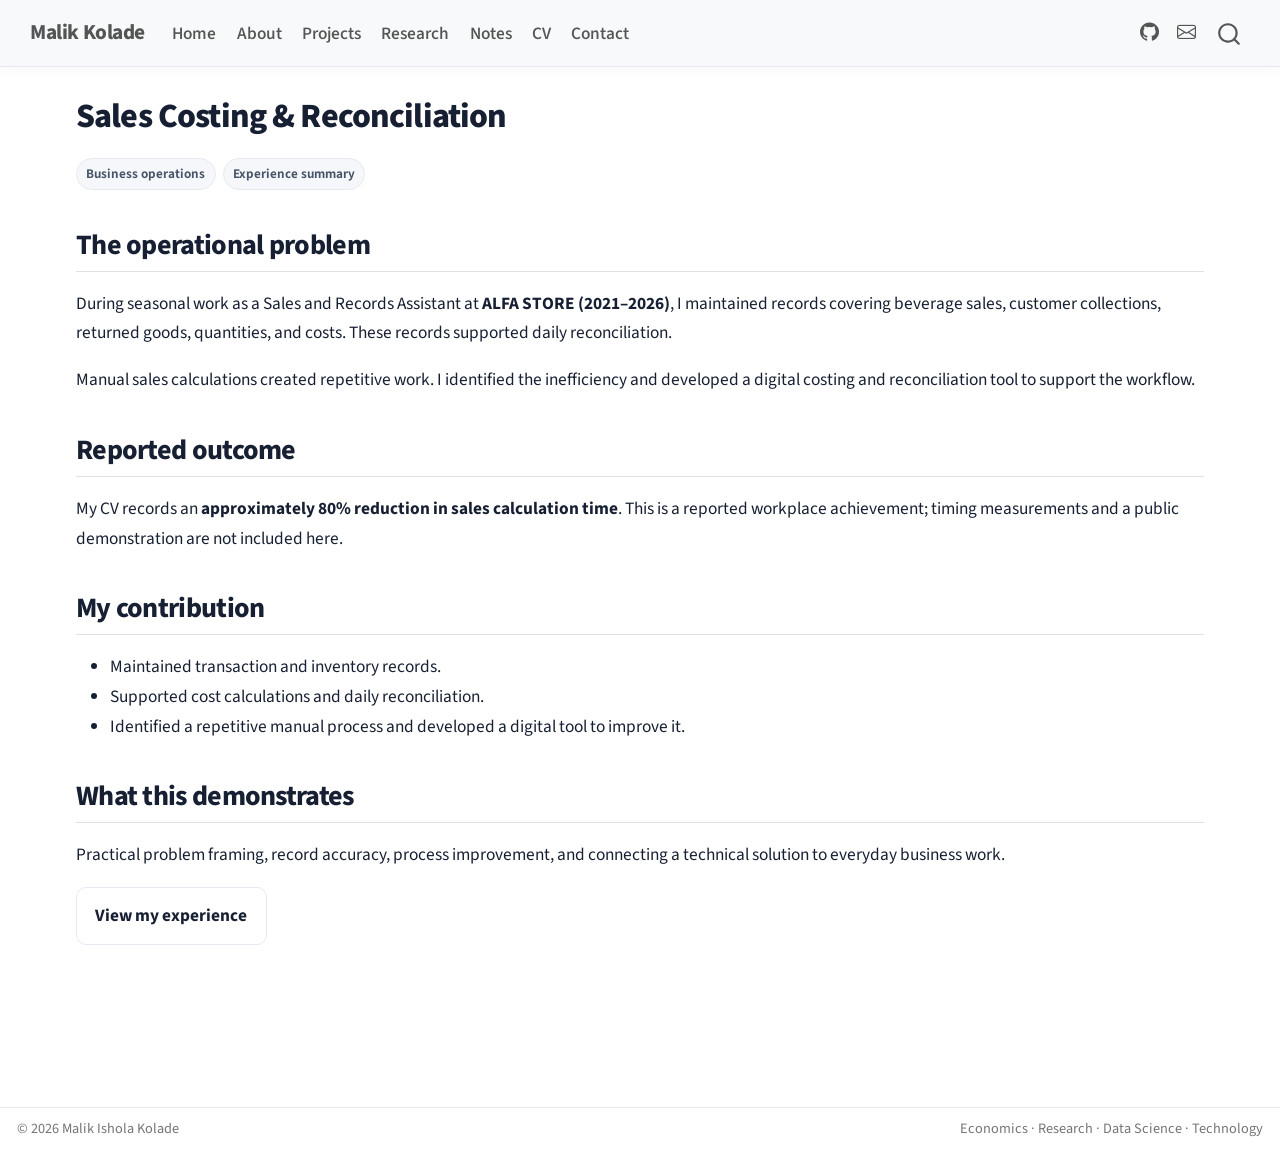
<file: projects/sales-reconciliation.html>
<!DOCTYPE html>
<html xmlns="http://www.w3.org/1999/xhtml" lang="en" xml:lang="en"><head>

<meta charset="utf-8">
<meta name="generator" content="quarto-1.10.18">

<meta name="viewport" content="width=device-width, initial-scale=1.0, user-scalable=yes">


<title>Sales Costing &amp; Reconciliation – Malik Kolade</title>
<style>
/* Default styles provided by pandoc.
** See https://pandoc.org/MANUAL.html#variables-for-html for config info.
*/
span.smallcaps{font-variant: small-caps;}
div.columns{display: flex; gap: 1.5em;}
div.column{flex: auto;}
@media screen {
div.columns{gap: min(4vw, 1.5em);}
div.column{overflow-x: auto;}
}
div.hanging-indent{margin-left: 1.5em; text-indent: -1.5em;}
ul.task-list{list-style: none;}
ul.task-list li input[type="checkbox"] {
  width: 0.8em;
  margin: 0 0.8em 0.2em -1em; /* quarto-specific, see https://github.com/quarto-dev/quarto-cli/issues/4556 */ 
  vertical-align: middle;
}
</style>


<script src="../site_libs/quarto-nav/quarto-nav.js"></script>
<script src="../site_libs/quarto-nav/headroom.min.js"></script>
<script src="../site_libs/clipboard/clipboard.min.js"></script>
<script src="../site_libs/quarto-search/autocomplete.umd.js"></script>
<script src="../site_libs/quarto-search/fuse.min.js"></script>
<script src="../site_libs/quarto-search/quarto-search.js"></script>
<meta name="quarto:offset" content="../">
<script src="../site_libs/quarto-html/quarto.js" type="module"></script>
<script src="../site_libs/quarto-html/tabsets/tabsets.js" type="module"></script>
<script src="../site_libs/quarto-html/popper.min.js"></script>
<script src="../site_libs/quarto-html/tippy.umd.min.js"></script>
<script src="../site_libs/quarto-html/anchor.min.js"></script>
<link href="../site_libs/quarto-html/tippy.css" rel="stylesheet">
<link href="../site_libs/quarto-html/quarto-syntax-highlighting-64a204ab8560d761af7679ceaba22944.css" rel="stylesheet" id="quarto-text-highlighting-styles">
<script src="../site_libs/bootstrap/bootstrap.min.js"></script>
<link href="../site_libs/bootstrap/bootstrap-icons.css" rel="stylesheet">
<link href="../site_libs/bootstrap/bootstrap-ea1971949f186b5d7ecce1fd3cf000e4.min.css" rel="stylesheet" append-hash="true" id="quarto-bootstrap" data-mode="light">
<script id="quarto-search-options" type="application/json">{
  "location": "navbar",
  "copy-button": false,
  "collapse-after": 3,
  "panel-placement": "end",
  "type": "overlay",
  "limit": 50,
  "keyboard-shortcut": [
    "f",
    "/",
    "s"
  ],
  "show-item-context": false,
  "language": {
    "search-no-results-text": "No results",
    "search-matching-documents-text": "matching documents",
    "search-copy-link-title": "Copy link to search",
    "search-hide-matches-text": "Hide additional matches",
    "search-more-match-text": "more match in this document",
    "search-more-matches-text": "more matches in this document",
    "search-clear-button-title": "Clear",
    "search-text-placeholder": "",
    "search-detached-cancel-button-title": "Cancel",
    "search-submit-button-title": "Submit",
    "search-label": "Search"
  }
}</script>
<style>html{ scroll-behavior: smooth; }</style>


<link rel="stylesheet" href="../styles.css">
</head>

<body class="nav-fixed quarto-light">

<div id="quarto-search-results"></div>
  <header id="quarto-header" class="headroom fixed-top">
    <nav class="navbar navbar-expand-lg " data-bs-theme="dark">
      <div class="navbar-container container-fluid">
      <div class="navbar-brand-container mx-auto">
    <a class="navbar-brand" href="../index.html">
    <span class="navbar-title">Malik Kolade</span>
    </a>
  </div>
            <div id="quarto-search" class="" title="Search"></div>
          <button class="navbar-toggler" type="button" data-bs-toggle="collapse" data-bs-target="#navbarCollapse" aria-controls="navbarCollapse" role="menu" aria-expanded="false" aria-label="Toggle navigation" onclick="if (window.quartoToggleHeadroom) { window.quartoToggleHeadroom(); }">
  <span class="navbar-toggler-icon"></span>
</button>
          <div class="collapse navbar-collapse" id="navbarCollapse">
            <ul class="navbar-nav navbar-nav-scroll me-auto">
  <li class="nav-item">
    <a class="nav-link" href="../index.html"> 
<span class="menu-text">Home</span></a>
  </li>  
  <li class="nav-item">
    <a class="nav-link" href="../about.html"> 
<span class="menu-text">About</span></a>
  </li>  
  <li class="nav-item">
    <a class="nav-link" href="../projects.html"> 
<span class="menu-text">Projects</span></a>
  </li>  
  <li class="nav-item">
    <a class="nav-link" href="../research.html"> 
<span class="menu-text">Research</span></a>
  </li>  
  <li class="nav-item">
    <a class="nav-link" href="../articles.html"> 
<span class="menu-text">Notes</span></a>
  </li>  
  <li class="nav-item">
    <a class="nav-link" href="../cv.html"> 
<span class="menu-text">CV</span></a>
  </li>  
  <li class="nav-item">
    <a class="nav-link" href="../contact.html"> 
<span class="menu-text">Contact</span></a>
  </li>  
</ul>
            <ul class="navbar-nav navbar-nav-scroll ms-auto">
  <li class="nav-item compact">
    <a class="nav-link" href="https://github.com/Nicholasmile"> <i class="bi bi-github" role="img" aria-label="GitHub profile">
</i> 
<span class="menu-text"></span></a>
  </li>  
  <li class="nav-item compact">
    <a class="nav-link" href="mailto:theonlykolademalik@gmail.com"> <i class="bi bi-envelope" role="img" aria-label="Email Malik">
</i> 
<span class="menu-text"></span></a>
  </li>  
</ul>
          </div> <!-- /navcollapse -->
            <div class="quarto-navbar-tools">
</div>
      </div> <!-- /container-fluid -->
    </nav>
</header>
<!-- content -->
<div id="quarto-content" class="quarto-container page-columns page-rows-contents page-layout-full page-navbar">
<!-- sidebar -->
<!-- margin-sidebar -->
    
<!-- main -->
<main class="content column-page" id="quarto-document-content">

<header id="title-block-header" class="quarto-title-block default">
<div class="quarto-title">
<h1 class="title">Sales Costing &amp; Reconciliation</h1>
</div>



<div class="quarto-title-meta column-page">

    
  
    
  </div>
  


</header>


<p><span class="tag">Business operations</span> <span class="tag">Experience summary</span></p>
<section id="the-operational-problem" class="level2">
<h2 class="anchored" data-anchor-id="the-operational-problem">The operational problem</h2>
<p>During seasonal work as a Sales and Records Assistant at <strong>ALFA STORE (2021–2026)</strong>, I maintained records covering beverage sales, customer collections, returned goods, quantities, and costs. These records supported daily reconciliation.</p>
<p>Manual sales calculations created repetitive work. I identified the inefficiency and developed a digital costing and reconciliation tool to support the workflow.</p>
</section>
<section id="reported-outcome" class="level2">
<h2 class="anchored" data-anchor-id="reported-outcome">Reported outcome</h2>
<p>My CV records an <strong>approximately 80% reduction in sales calculation time</strong>. This is a reported workplace achievement; timing measurements and a public demonstration are not included here.</p>
</section>
<section id="my-contribution" class="level2">
<h2 class="anchored" data-anchor-id="my-contribution">My contribution</h2>
<ul>
<li>Maintained transaction and inventory records.</li>
<li>Supported cost calculations and daily reconciliation.</li>
<li>Identified a repetitive manual process and developed a digital tool to improve it.</li>
</ul>
</section>
<section id="what-this-demonstrates" class="level2">
<h2 class="anchored" data-anchor-id="what-this-demonstrates">What this demonstrates</h2>
<p>Practical problem framing, record accuracy, process improvement, and connecting a technical solution to everyday business work.</p>
<p><a href="../cv.html" class="btn-secondary-custom">View my experience</a></p>


</section>

<a onclick="window.scrollTo(0, 0); return false;" role="button" id="quarto-back-to-top"><i class="bi bi-arrow-up"></i> Back to top</a></main> <!-- /main -->
<script id="quarto-html-after-body" type="application/javascript">
  window.document.addEventListener("DOMContentLoaded", function (event) {
    const icon = "";
    const anchorJS = new window.AnchorJS();
    anchorJS.options = {
      placement: 'right',
      icon: icon
    };
    anchorJS.add('.anchored');
    const isCodeAnnotation = (el) => {
      for (const clz of el.classList) {
        if (clz.startsWith('code-annotation-')) {                     
          return true;
        }
      }
      return false;
    }
    const onCopySuccess = function(e) {
      // button target
      const button = e.trigger;
      // don't keep focus
      button.blur();
      // flash "checked"
      button.classList.add('code-copy-button-checked');
      var currentTitle = button.getAttribute("title");
      button.setAttribute("title", "Copied!");
      let tooltip;
      if (window.bootstrap) {
        button.setAttribute("data-bs-toggle", "tooltip");
        button.setAttribute("data-bs-placement", "left");
        button.setAttribute("data-bs-title", "Copied!");
        tooltip = new bootstrap.Tooltip(button, 
          { trigger: "manual", 
            customClass: "code-copy-button-tooltip",
            offset: [0, -8]});
        tooltip.show();    
      }
      setTimeout(function() {
        if (tooltip) {
          tooltip.hide();
          button.removeAttribute("data-bs-title");
          button.removeAttribute("data-bs-toggle");
          button.removeAttribute("data-bs-placement");
        }
        button.setAttribute("title", currentTitle);
        button.classList.remove('code-copy-button-checked');
      }, 1000);
      // clear code selection
      e.clearSelection();
    }
    const getTextToCopy = function(trigger) {
      const outerScaffold = trigger.parentElement.cloneNode(true);
      const codeEl = outerScaffold.querySelector('code');
      for (const childEl of codeEl.children) {
        if (isCodeAnnotation(childEl)) {
          childEl.remove();
        }
      }
      return codeEl.innerText;
    }
    const clipboard = new window.ClipboardJS('.code-copy-button:not([data-in-quarto-modal])', {
      text: getTextToCopy
    });
    clipboard.on('success', onCopySuccess);
    if (window.document.getElementById('quarto-embedded-source-code-modal')) {
      const clipboardModal = new window.ClipboardJS('.code-copy-button[data-in-quarto-modal]', {
        text: getTextToCopy,
        container: window.document.getElementById('quarto-embedded-source-code-modal')
      });
      clipboardModal.on('success', onCopySuccess);
    }
      var localhostRegex = new RegExp(/^(?:http|https):\/\/localhost\:?[0-9]*\//);
      var mailtoRegex = new RegExp(/^mailto:/);
        var filterRegex = new RegExp("https:\/\/nicholasmile\.github\.io\/malik_kolade\.github\.io\/");
      var isInternal = (href) => {
          return filterRegex.test(href) || localhostRegex.test(href) || mailtoRegex.test(href);
      }
      // Inspect non-navigation links and adorn them if external
     var links = window.document.querySelectorAll('a[href]:not(.nav-link):not(.navbar-brand):not(.toc-action):not(.sidebar-link):not(.sidebar-item-toggle):not(.pagination-link):not(.no-external):not([aria-hidden]):not(.dropdown-item):not(.quarto-navigation-tool):not(.about-link)');
      for (var i=0; i<links.length; i++) {
        const link = links[i];
        if (!isInternal(link.href)) {
          // undo the damage that might have been done by quarto-nav.js in the case of
          // links that we want to consider external
          if (link.dataset.originalHref !== undefined) {
            link.href = link.dataset.originalHref;
          }
            // target, if specified
            link.setAttribute("target", "_blank");
            if (link.getAttribute("rel") === null) {
              link.setAttribute("rel", "noopener");
            }
        }
      }
    function tippyHover(el, contentFn, onTriggerFn, onUntriggerFn) {
      const config = {
        allowHTML: true,
        maxWidth: 500,
        delay: 100,
        arrow: false,
        appendTo: function(el) {
            return el.parentElement;
        },
        interactive: true,
        interactiveBorder: 10,
        theme: 'quarto',
        placement: 'bottom-start',
      };
      if (contentFn) {
        config.content = contentFn;
      }
      if (onTriggerFn) {
        config.onTrigger = onTriggerFn;
      }
      if (onUntriggerFn) {
        config.onUntrigger = onUntriggerFn;
      }
      window.tippy(el, config); 
    }
    const noterefs = window.document.querySelectorAll('a[role="doc-noteref"]');
    for (var i=0; i<noterefs.length; i++) {
      const ref = noterefs[i];
      tippyHover(ref, function() {
        // use id or data attribute instead here
        let href = ref.getAttribute('data-footnote-href') || ref.getAttribute('href');
        try { href = new URL(href).hash; } catch {}
        const id = href.replace(/^#\/?/, "");
        const note = window.document.getElementById(id);
        if (note) {
          return note.innerHTML;
        } else {
          return "";
        }
      });
    }
    const xrefs = window.document.querySelectorAll('a.quarto-xref');
    const processXRef = (id, note) => {
      // Strip column container classes
      const stripColumnClz = (el) => {
        el.classList.remove("page-full", "page-columns");
        if (el.children) {
          for (const child of el.children) {
            stripColumnClz(child);
          }
        }
      }
      stripColumnClz(note)
      if (id === null || id.startsWith('sec-')) {
        // Special case sections, only their first couple elements
        const container = document.createElement("div");
        if (note.children && note.children.length > 2) {
          container.appendChild(note.children[0].cloneNode(true));
          for (let i = 1; i < note.children.length; i++) {
            const child = note.children[i];
            if (child.tagName === "P" && child.innerText === "") {
              continue;
            } else {
              container.appendChild(child.cloneNode(true));
              break;
            }
          }
          if (window.Quarto?.typesetMath) {
            window.Quarto.typesetMath(container);
          }
          return container.innerHTML
        } else {
          if (window.Quarto?.typesetMath) {
            window.Quarto.typesetMath(note);
          }
          return note.innerHTML;
        }
      } else {
        // Remove any anchor links if they are present
        const anchorLink = note.querySelector('a.anchorjs-link');
        if (anchorLink) {
          anchorLink.remove();
        }
        if (window.Quarto?.typesetMath) {
          window.Quarto.typesetMath(note);
        }
        if (note.classList.contains("callout")) {
          return note.outerHTML;
        } else {
          return note.innerHTML;
        }
      }
    }
    for (var i=0; i<xrefs.length; i++) {
      const xref = xrefs[i];
      tippyHover(xref, undefined, function(instance) {
        instance.disable();
        let url = xref.getAttribute('href');
        let hash = undefined; 
        if (url.startsWith('#')) {
          hash = url;
        } else {
          try { hash = new URL(url).hash; } catch {}
        }
        if (hash) {
          const id = hash.replace(/^#\/?/, "");
          const note = window.document.getElementById(id);
          if (note !== null) {
            try {
              const html = processXRef(id, note.cloneNode(true));
              instance.setContent(html);
            } finally {
              instance.enable();
              instance.show();
            }
          } else {
            // See if we can fetch this
            fetch(url.split('#')[0])
            .then(res => res.text())
            .then(html => {
              const parser = new DOMParser();
              const htmlDoc = parser.parseFromString(html, "text/html");
              const note = htmlDoc.getElementById(id);
              if (note !== null) {
                const html = processXRef(id, note);
                instance.setContent(html);
              } 
            }).finally(() => {
              instance.enable();
              instance.show();
            });
          }
        } else {
          // See if we can fetch a full url (with no hash to target)
          // This is a special case and we should probably do some content thinning / targeting
          fetch(url)
          .then(res => res.text())
          .then(html => {
            const parser = new DOMParser();
            const htmlDoc = parser.parseFromString(html, "text/html");
            const note = htmlDoc.querySelector('main.content');
            if (note !== null) {
              // This should only happen for chapter cross references
              // (since there is no id in the URL)
              // remove the first header
              if (note.children.length > 0 && note.children[0].tagName === "HEADER") {
                note.children[0].remove();
              }
              const html = processXRef(null, note);
              instance.setContent(html);
            } 
          }).finally(() => {
            instance.enable();
            instance.show();
          });
        }
      }, function(instance) {
      });
    }
        let selectedAnnoteEl;
        const selectorForAnnotation = ( cell, annotation) => {
          let cellAttr = 'data-code-cell="' + cell + '"';
          let lineAttr = 'data-code-annotation="' +  annotation + '"';
          const selector = 'span[' + cellAttr + '][' + lineAttr + ']';
          return selector;
        }
        const selectCodeLines = (annoteEl) => {
          const doc = window.document;
          const targetCell = annoteEl.getAttribute("data-target-cell");
          const targetAnnotation = annoteEl.getAttribute("data-target-annotation");
          const annoteSpan = window.document.querySelector(selectorForAnnotation(targetCell, targetAnnotation));
          const lines = annoteSpan.getAttribute("data-code-lines").split(",");
          const lineIds = lines.map((line) => {
            return targetCell + "-" + line;
          })
          let top = null;
          let height = null;
          let parent = null;
          if (lineIds.length > 0) {
              //compute the position of the single el (top and bottom and make a div)
              const el = window.document.getElementById(lineIds[0]);
              top = el.offsetTop;
              height = el.offsetHeight;
              parent = el.parentElement.parentElement;
            if (lineIds.length > 1) {
              const lastEl = window.document.getElementById(lineIds[lineIds.length - 1]);
              const bottom = lastEl.offsetTop + lastEl.offsetHeight;
              height = bottom - top;
            }
            if (top !== null && height !== null && parent !== null) {
              // cook up a div (if necessary) and position it 
              let div = window.document.getElementById("code-annotation-line-highlight");
              if (div === null) {
                div = window.document.createElement("div");
                div.setAttribute("id", "code-annotation-line-highlight");
                div.style.position = 'absolute';
                parent.appendChild(div);
              }
              div.style.top = top - 2 + "px";
              div.style.height = height + 4 + "px";
              div.style.left = 0;
              let gutterDiv = window.document.getElementById("code-annotation-line-highlight-gutter");
              if (gutterDiv === null) {
                gutterDiv = window.document.createElement("div");
                gutterDiv.setAttribute("id", "code-annotation-line-highlight-gutter");
                gutterDiv.style.position = 'absolute';
                const codeCell = window.document.getElementById(targetCell);
                const gutter = codeCell.querySelector('.code-annotation-gutter');
                gutter.appendChild(gutterDiv);
              }
              gutterDiv.style.top = top - 2 + "px";
              gutterDiv.style.height = height + 4 + "px";
            }
            selectedAnnoteEl = annoteEl;
          }
        };
        const unselectCodeLines = () => {
          const elementsIds = ["code-annotation-line-highlight", "code-annotation-line-highlight-gutter"];
          elementsIds.forEach((elId) => {
            const div = window.document.getElementById(elId);
            if (div) {
              div.remove();
            }
          });
          selectedAnnoteEl = undefined;
        };
          // Handle positioning of the toggle
      window.addEventListener(
        "resize",
        throttle(() => {
          elRect = undefined;
          if (selectedAnnoteEl) {
            selectCodeLines(selectedAnnoteEl);
          }
        }, 10)
      );
      function throttle(fn, ms) {
      let throttle = false;
      let timer;
        return (...args) => {
          if(!throttle) { // first call gets through
              fn.apply(this, args);
              throttle = true;
          } else { // all the others get throttled
              if(timer) clearTimeout(timer); // cancel #2
              timer = setTimeout(() => {
                fn.apply(this, args);
                timer = throttle = false;
              }, ms);
          }
        };
      }
        // Attach click handler to the DT
        const annoteDls = window.document.querySelectorAll('dt[data-target-cell]');
        for (const annoteDlNode of annoteDls) {
          annoteDlNode.addEventListener('click', (event) => {
            const clickedEl = event.target;
            if (clickedEl !== selectedAnnoteEl) {
              unselectCodeLines();
              const activeEl = window.document.querySelector('dt[data-target-cell].code-annotation-active');
              if (activeEl) {
                activeEl.classList.remove('code-annotation-active');
              }
              selectCodeLines(clickedEl);
              clickedEl.classList.add('code-annotation-active');
            } else {
              // Unselect the line
              unselectCodeLines();
              clickedEl.classList.remove('code-annotation-active');
            }
          });
        }
    const findCites = (el) => {
      const parentEl = el.parentElement;
      if (parentEl) {
        const cites = parentEl.dataset.cites;
        if (cites) {
          return {
            el,
            cites: cites.split(' ')
          };
        } else {
          return findCites(el.parentElement)
        }
      } else {
        return undefined;
      }
    };
    var bibliorefs = window.document.querySelectorAll('a[role="doc-biblioref"]');
    for (var i=0; i<bibliorefs.length; i++) {
      const ref = bibliorefs[i];
      const citeInfo = findCites(ref);
      if (citeInfo) {
        tippyHover(citeInfo.el, function() {
          var popup = window.document.createElement('div');
          citeInfo.cites.forEach(function(cite) {
            var citeDiv = window.document.createElement('div');
            citeDiv.classList.add('hanging-indent');
            citeDiv.classList.add('csl-entry');
            var biblioDiv = window.document.getElementById('ref-' + cite);
            if (biblioDiv) {
              citeDiv.innerHTML = biblioDiv.innerHTML;
            }
            popup.appendChild(citeDiv);
          });
          return popup.innerHTML;
        });
      }
    }
  });
  </script>
</div> <!-- /content -->
<footer class="footer">
  <div class="nav-footer">
    <div class="nav-footer-left">
<p>© 2026 Malik Ishola Kolade</p>
</div>   
    <div class="nav-footer-center">
      &nbsp;
    </div>
    <div class="nav-footer-right">
<p>Economics · Research · Data Science · Technology</p>
</div>
  </div>
</footer>




<script src="../site_libs/quarto-html/zenscroll-min.js"></script>
</body></html>
</file>
<file: site_libs/quarto-html/tippy.css>
.tippy-box[data-animation=fade][data-state=hidden]{opacity:0}[data-tippy-root]{max-width:calc(100vw - 10px)}.tippy-box{position:relative;background-color:#333;color:#fff;border-radius:4px;font-size:14px;line-height:1.4;white-space:normal;outline:0;transition-property:transform,visibility,opacity}.tippy-box[data-placement^=top]>.tippy-arrow{bottom:0}.tippy-box[data-placement^=top]>.tippy-arrow:before{bottom:-7px;left:0;border-width:8px 8px 0;border-top-color:initial;transform-origin:center top}.tippy-box[data-placement^=bottom]>.tippy-arrow{top:0}.tippy-box[data-placement^=bottom]>.tippy-arrow:before{top:-7px;left:0;border-width:0 8px 8px;border-bottom-color:initial;transform-origin:center bottom}.tippy-box[data-placement^=left]>.tippy-arrow{right:0}.tippy-box[data-placement^=left]>.tippy-arrow:before{border-width:8px 0 8px 8px;border-left-color:initial;right:-7px;transform-origin:center left}.tippy-box[data-placement^=right]>.tippy-arrow{left:0}.tippy-box[data-placement^=right]>.tippy-arrow:before{left:-7px;border-width:8px 8px 8px 0;border-right-color:initial;transform-origin:center right}.tippy-box[data-inertia][data-state=visible]{transition-timing-function:cubic-bezier(.54,1.5,.38,1.11)}.tippy-arrow{width:16px;height:16px;color:#333}.tippy-arrow:before{content:"";position:absolute;border-color:transparent;border-style:solid}.tippy-content{position:relative;padding:5px 9px;z-index:1}
</file>
<file: site_libs/quarto-html/quarto-syntax-highlighting-64a204ab8560d761af7679ceaba22944.css>
/* quarto syntax highlight colors */
:root {
  --quarto-hl-ot-color: #003B4F;
  --quarto-hl-at-color: #657422;
  --quarto-hl-ss-color: #20794D;
  --quarto-hl-an-color: #5E5E5E;
  --quarto-hl-fu-color: #4758AB;
  --quarto-hl-st-color: #20794D;
  --quarto-hl-cf-color: #003B4F;
  --quarto-hl-op-color: #5E5E5E;
  --quarto-hl-er-color: #AD0000;
  --quarto-hl-bn-color: #AD0000;
  --quarto-hl-al-color: #AD0000;
  --quarto-hl-va-color: #111111;
  --quarto-hl-bu-color: inherit;
  --quarto-hl-ex-color: inherit;
  --quarto-hl-pp-color: #AD0000;
  --quarto-hl-in-color: #5E5E5E;
  --quarto-hl-vs-color: #20794D;
  --quarto-hl-wa-color: #5E5E5E;
  --quarto-hl-do-color: #5E5E5E;
  --quarto-hl-im-color: #00769E;
  --quarto-hl-ch-color: #20794D;
  --quarto-hl-dt-color: #AD0000;
  --quarto-hl-fl-color: #AD0000;
  --quarto-hl-co-color: #5E5E5E;
  --quarto-hl-cv-color: #5E5E5E;
  --quarto-hl-cn-color: #8f5902;
  --quarto-hl-sc-color: #5E5E5E;
  --quarto-hl-dv-color: #AD0000;
  --quarto-hl-kw-color: #003B4F;
}

/* other quarto variables */
:root {
  --quarto-font-monospace: SFMono-Regular, Menlo, Monaco, Consolas, "Liberation Mono", "Courier New", monospace;
}

/* syntax highlight based on Pandoc's rules */
pre > code.sourceCode > span {
  color: #003B4F;
}

code.sourceCode > span {
  color: #003B4F;
}

div.sourceCode,
div.sourceCode pre.sourceCode {
  color: #003B4F;
}

/* Normal */
code span {
  color: #003B4F;
}

/* Alert */
code span.al {
  color: #AD0000;
  font-style: inherit;
}

/* Annotation */
code span.an {
  color: #5E5E5E;
  font-style: inherit;
}

/* Attribute */
code span.at {
  color: #657422;
  font-style: inherit;
}

/* BaseN */
code span.bn {
  color: #AD0000;
  font-style: inherit;
}

/* BuiltIn */
code span.bu {
  font-style: inherit;
}

/* ControlFlow */
code span.cf {
  color: #003B4F;
  font-weight: bold;
  font-style: inherit;
}

/* Char */
code span.ch {
  color: #20794D;
  font-style: inherit;
}

/* Constant */
code span.cn {
  color: #8f5902;
  font-style: inherit;
}

/* Comment */
code span.co {
  color: #5E5E5E;
  font-style: inherit;
}

/* CommentVar */
code span.cv {
  color: #5E5E5E;
  font-style: italic;
}

/* Documentation */
code span.do {
  color: #5E5E5E;
  font-style: italic;
}

/* DataType */
code span.dt {
  color: #AD0000;
  font-style: inherit;
}

/* DecVal */
code span.dv {
  color: #AD0000;
  font-style: inherit;
}

/* Error */
code span.er {
  color: #AD0000;
  font-style: inherit;
}

/* Extension */
code span.ex {
  font-style: inherit;
}

/* Float */
code span.fl {
  color: #AD0000;
  font-style: inherit;
}

/* Function */
code span.fu {
  color: #4758AB;
  font-style: inherit;
}

/* Import */
code span.im {
  color: #00769E;
  font-style: inherit;
}

/* Information */
code span.in {
  color: #5E5E5E;
  font-style: inherit;
}

/* Keyword */
code span.kw {
  color: #003B4F;
  font-weight: bold;
  font-style: inherit;
}

/* Operator */
code span.op {
  color: #5E5E5E;
  font-style: inherit;
}

/* Other */
code span.ot {
  color: #003B4F;
  font-style: inherit;
}

/* Preprocessor */
code span.pp {
  color: #AD0000;
  font-style: inherit;
}

/* SpecialChar */
code span.sc {
  color: #5E5E5E;
  font-style: inherit;
}

/* SpecialString */
code span.ss {
  color: #20794D;
  font-style: inherit;
}

/* String */
code span.st {
  color: #20794D;
  font-style: inherit;
}

/* Variable */
code span.va {
  color: #111111;
  font-style: inherit;
}

/* VerbatimString */
code span.vs {
  color: #20794D;
  font-style: inherit;
}

/* Warning */
code span.wa {
  color: #5E5E5E;
  font-style: italic;
}

.prevent-inlining {
  content: "</";
}

/*# sourceMappingURL=9d8d5bb603a83b8298b89080a598c93b.css.map */
</file>
<file: styles.css>
/* ---------- Base ---------- */
:root {
  --ink: #172033;
  --muted: #667085;
  --paper: #ffffff;
  --soft: #f5f7fb;
  --line: #e6eaf0;
  --brand: #1f4f8a;
  --brand-dark: #173c6a;
  --accent: #2d6cdf;
}

html { scroll-behavior: smooth; }
body {
  color: var(--ink);
  background: var(--paper);
  font-size: 1.02rem;
  line-height: 1.72;
}

.navbar {
  border-bottom: 1px solid var(--line);
  box-shadow: 0 2px 14px rgba(16, 24, 40, 0.04);
}
.navbar-brand { font-weight: 750; letter-spacing: -0.02em; }
.nav-link { font-weight: 550; }

#quarto-content { max-width: 1180px; margin: 0 auto; }

h1, h2, h3, h4 {
  color: var(--ink);
  letter-spacing: -0.025em;
}
h1 { font-weight: 800; }
h2 { margin-top: 2.2rem; font-weight: 750; }
a { color: var(--brand); }

/* ---------- Hero ---------- */
.hero {
  padding: 6rem 0 4.5rem;
  display: grid;
  grid-template-columns: 1.45fr 0.75fr;
  gap: 3.5rem;
  align-items: center;
}
.hero-kicker {
  display: inline-block;
  color: var(--brand);
  background: #edf4ff;
  border: 1px solid #d9e8ff;
  border-radius: 999px;
  padding: 0.34rem 0.8rem;
  font-weight: 700;
  font-size: 0.86rem;
  margin-bottom: 1rem;
}
.hero h1 {
  font-size: clamp(2.65rem, 6vw, 5rem);
  line-height: 0.98;
  margin: 0 0 1.4rem;
}
.hero .lead {
  color: var(--muted);
  font-size: 1.25rem;
  max-width: 760px;
  margin-bottom: 1.8rem;
}
.hero-panel {
  background: linear-gradient(145deg, #f8fbff, #eef4fb);
  border: 1px solid var(--line);
  border-radius: 24px;
  padding: 1.5rem;
  box-shadow: 0 16px 50px rgba(31,79,138,.08);
}
.hero-panel .mini-label { color: var(--muted); font-size: .82rem; text-transform: uppercase; letter-spacing: .08em; }
.hero-panel .skill { border-bottom: 1px solid var(--line); padding: .8rem 0; font-weight: 650; }
.hero-panel .skill:last-child { border-bottom: 0; }

.actions { display: flex; flex-wrap: wrap; gap: .8rem; }
.btn-primary-custom,
.btn-secondary-custom {
  display: inline-block;
  padding: .78rem 1.08rem;
  border-radius: 10px;
  font-weight: 700;
  text-decoration: none;
}
.btn-primary-custom { background: var(--brand); color: white !important; }
.btn-primary-custom:hover { background: var(--brand-dark); }
.btn-secondary-custom { border: 1px solid var(--line); color: var(--ink) !important; background: #fff; }
.btn-secondary-custom:hover { border-color: #cbd2dc; background: #fafbfc; }

/* ---------- Sections / cards ---------- */
.section-intro { color: var(--muted); max-width: 760px; font-size: 1.08rem; }
.card-grid {
  display: grid;
  grid-template-columns: repeat(3, minmax(0, 1fr));
  gap: 1.15rem;
  margin: 1.25rem 0 2rem;
}
.project-card,
.info-card {
  border: 1px solid var(--line);
  border-radius: 16px;
  padding: 1.25rem;
  background: #fff;
  transition: transform .18s ease, box-shadow .18s ease, border-color .18s ease;
}
.project-card:hover {
  transform: translateY(-3px);
  border-color: #cad5e3;
  box-shadow: 0 12px 30px rgba(16,24,40,.08);
}
.project-card h3 { margin-top: .3rem; margin-bottom: .55rem; font-size: 1.25rem; }
.project-card p { color: var(--muted); font-size: .96rem; }
.tag {
  display: inline-block;
  margin: .18rem .24rem .18rem 0;
  padding: .22rem .55rem;
  border-radius: 999px;
  background: var(--soft);
  border: 1px solid var(--line);
  color: #475467;
  font-size: .78rem;
  font-weight: 650;
}
.project-link { font-weight: 700; text-decoration: none; }

.stat-strip {
  display: grid;
  grid-template-columns: repeat(4, 1fr);
  gap: .8rem;
  margin: 1.8rem 0 3rem;
}
.stat {
  border-top: 2px solid var(--ink);
  padding-top: .85rem;
}
.stat strong { display: block; font-size: 1.15rem; }
.stat span { color: var(--muted); font-size: .9rem; }

.feature-band {
  margin: 3rem 0;
  padding: 2rem;
  border-radius: 20px;
  background: var(--soft);
  border: 1px solid var(--line);
}

/* ---------- Project pages ---------- */
.project-meta {
  display: flex;
  flex-wrap: wrap;
  gap: .5rem;
  margin: 1rem 0 2rem;
}
.callout-note { border-left-color: var(--brand) !important; }

/* ---------- Timeline ---------- */
.timeline-item {
  border-left: 2px solid var(--line);
  padding: 0 0 1.3rem 1.2rem;
  margin-left: .4rem;
}
.timeline-item strong { display: block; }
.timeline-item span { color: var(--muted); font-size: .92rem; }

/* ---------- Footer ---------- */
.nav-footer { border-top: 1px solid var(--line); margin-top: 4rem; }

@media (max-width: 900px) {
  .hero { grid-template-columns: 1fr; padding-top: 3.6rem; }
  .card-grid { grid-template-columns: 1fr; }
  .stat-strip { grid-template-columns: repeat(2, 1fr); }
}
@media (max-width: 560px) {
  .hero h1 { font-size: 2.7rem; }
  .stat-strip { grid-template-columns: 1fr; }
}

/* Portfolio presentation and accessibility */
.hero { padding: 3.5rem 0 2rem; grid-template-columns: 1.35fr 0.85fr; gap: 2.8rem; }
.hero h1 { font-size: clamp(2.65rem, 5vw, 4.5rem); line-height: 1.06; }
.hero-footnote, .metric-note { color: var(--muted); font-size: .86rem; }
.hero-footnote { margin-top: 1.4rem; }
.metric-note { margin-top: -1.8rem; margin-bottom: 2.5rem; }
.portrait-panel { overflow: hidden; border-radius: 22px; border: 1px solid var(--line); background: var(--soft); box-shadow: 0 18px 48px rgba(23,32,51,.09); }
.portrait-panel p { margin: 0; }
.profile-photo { width: 100%; height: auto; display: block; }
.portrait-caption { padding: 1rem 1.25rem; font-weight: 700; }
.portrait-caption span { display: block; color: var(--muted); font-size: .82rem; font-weight: 400; }
.project-card { display: flex; flex-direction: column; }
.project-card > p:last-child { margin-top: auto; padding-top: .6rem; }
.info-card { overflow-wrap: anywhere; }
.actions > p { display: flex; flex-wrap: wrap; gap: .8rem; margin-bottom: 0; }
.feature-band h2 { margin-top: 0; }
a:focus-visible { outline: 3px solid var(--accent); outline-offset: 4px; border-radius: 3px; }
@media (max-width: 900px) {
 .hero { grid-template-columns: 1fr; padding-top: 2rem; gap: 1.8rem; }
 .portrait-panel { max-width: 420px; }
}
@media (max-width: 560px) {
 .hero h1 { font-size: 2.7rem; }
 .hero .lead { font-size: 1.08rem; }
 .feature-band { padding: 1.3rem; }
 .stat-strip { grid-template-columns: repeat(2,minmax(0,1fr)); }
 .stat strong { font-size: 1rem; }
}
@media (prefers-reduced-motion: reduce) {
 html { scroll-behavior: auto; }
 .project-card, .info-card { transition: none; }
 .project-card:hover { transform: none; }
}
</file>
